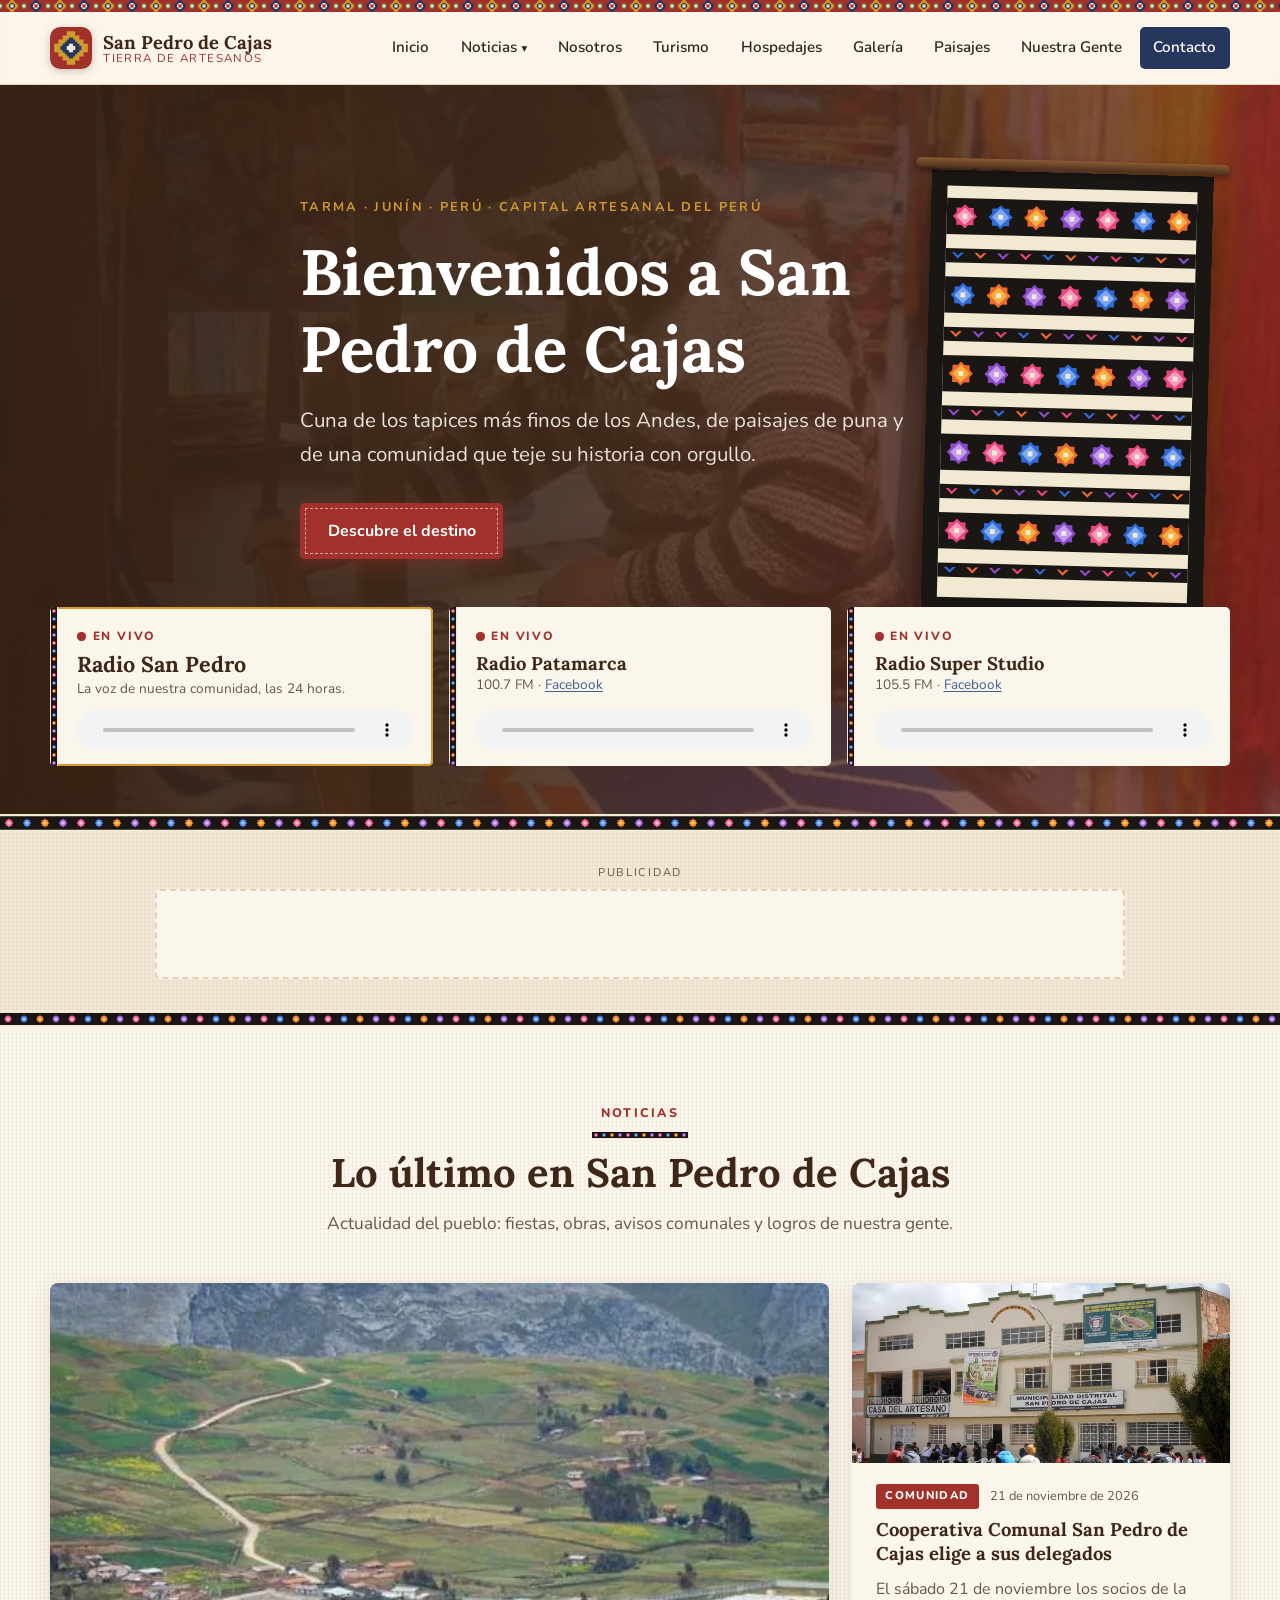
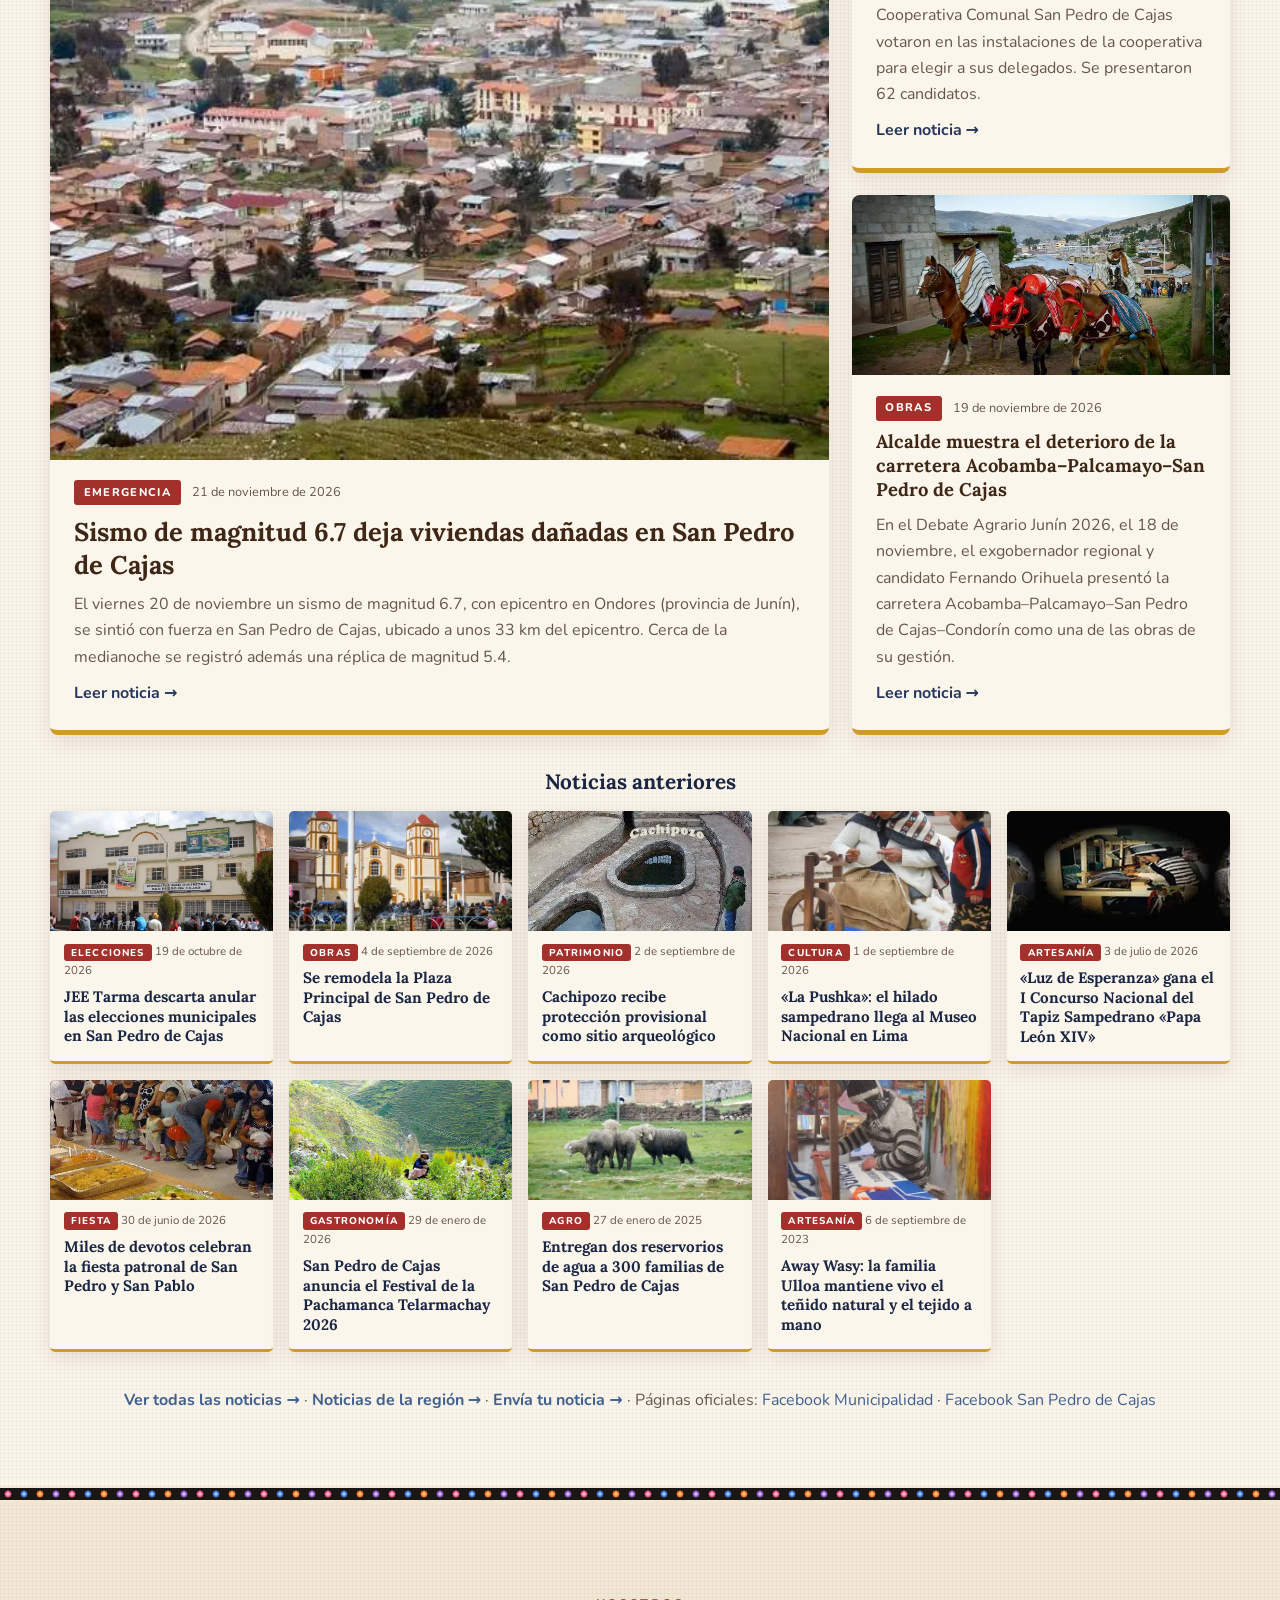
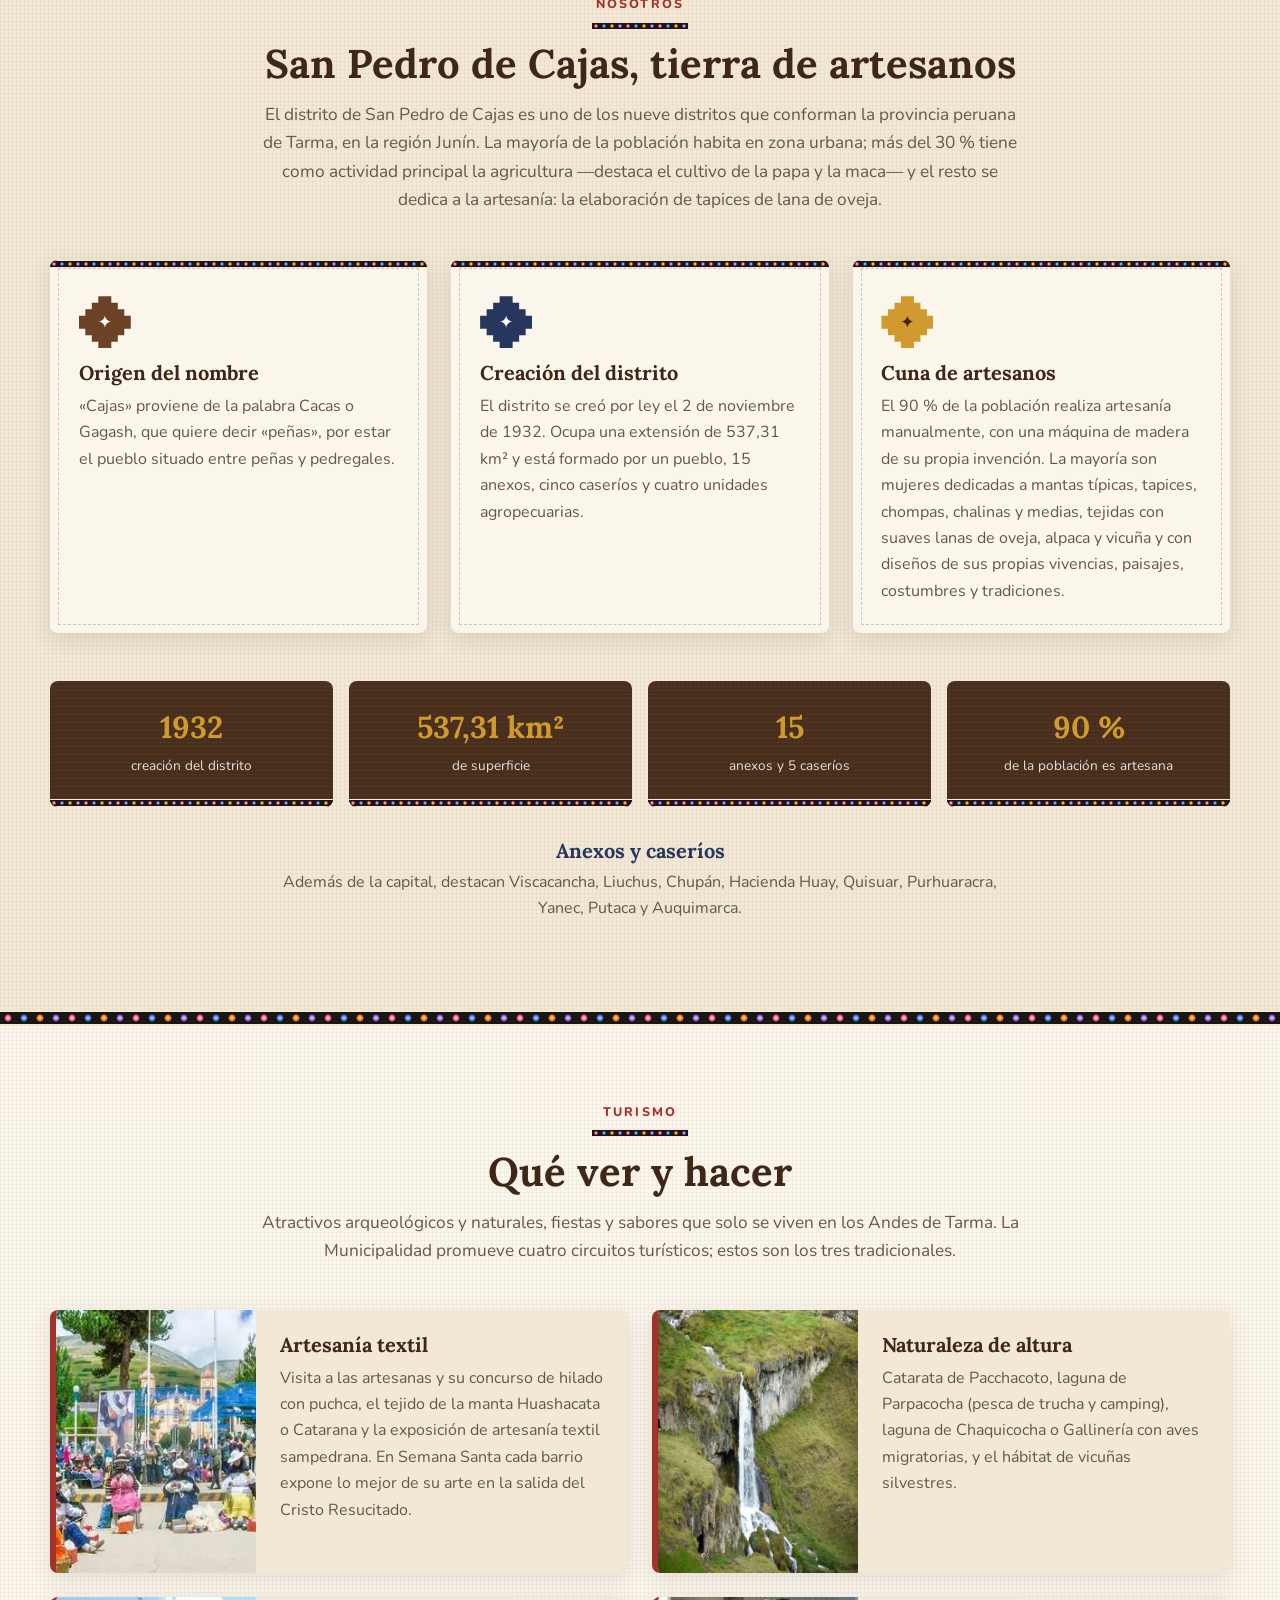
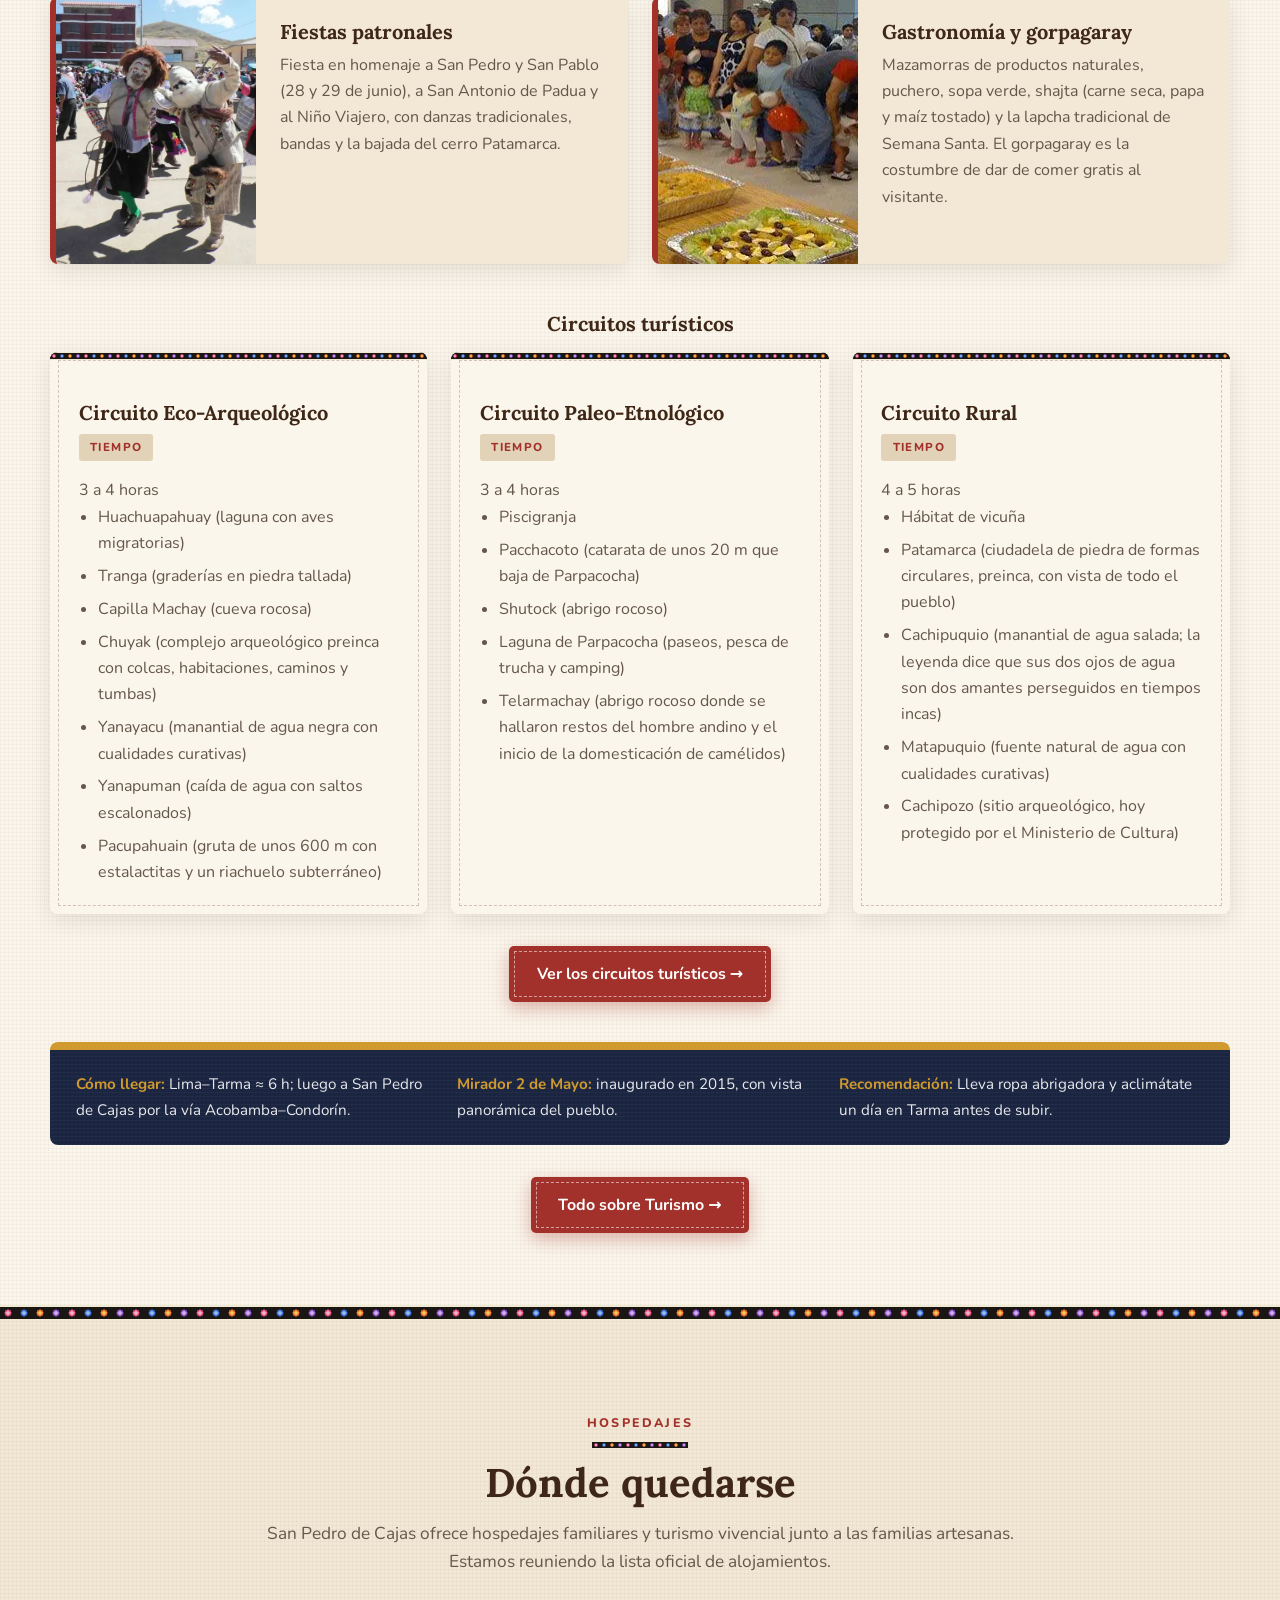
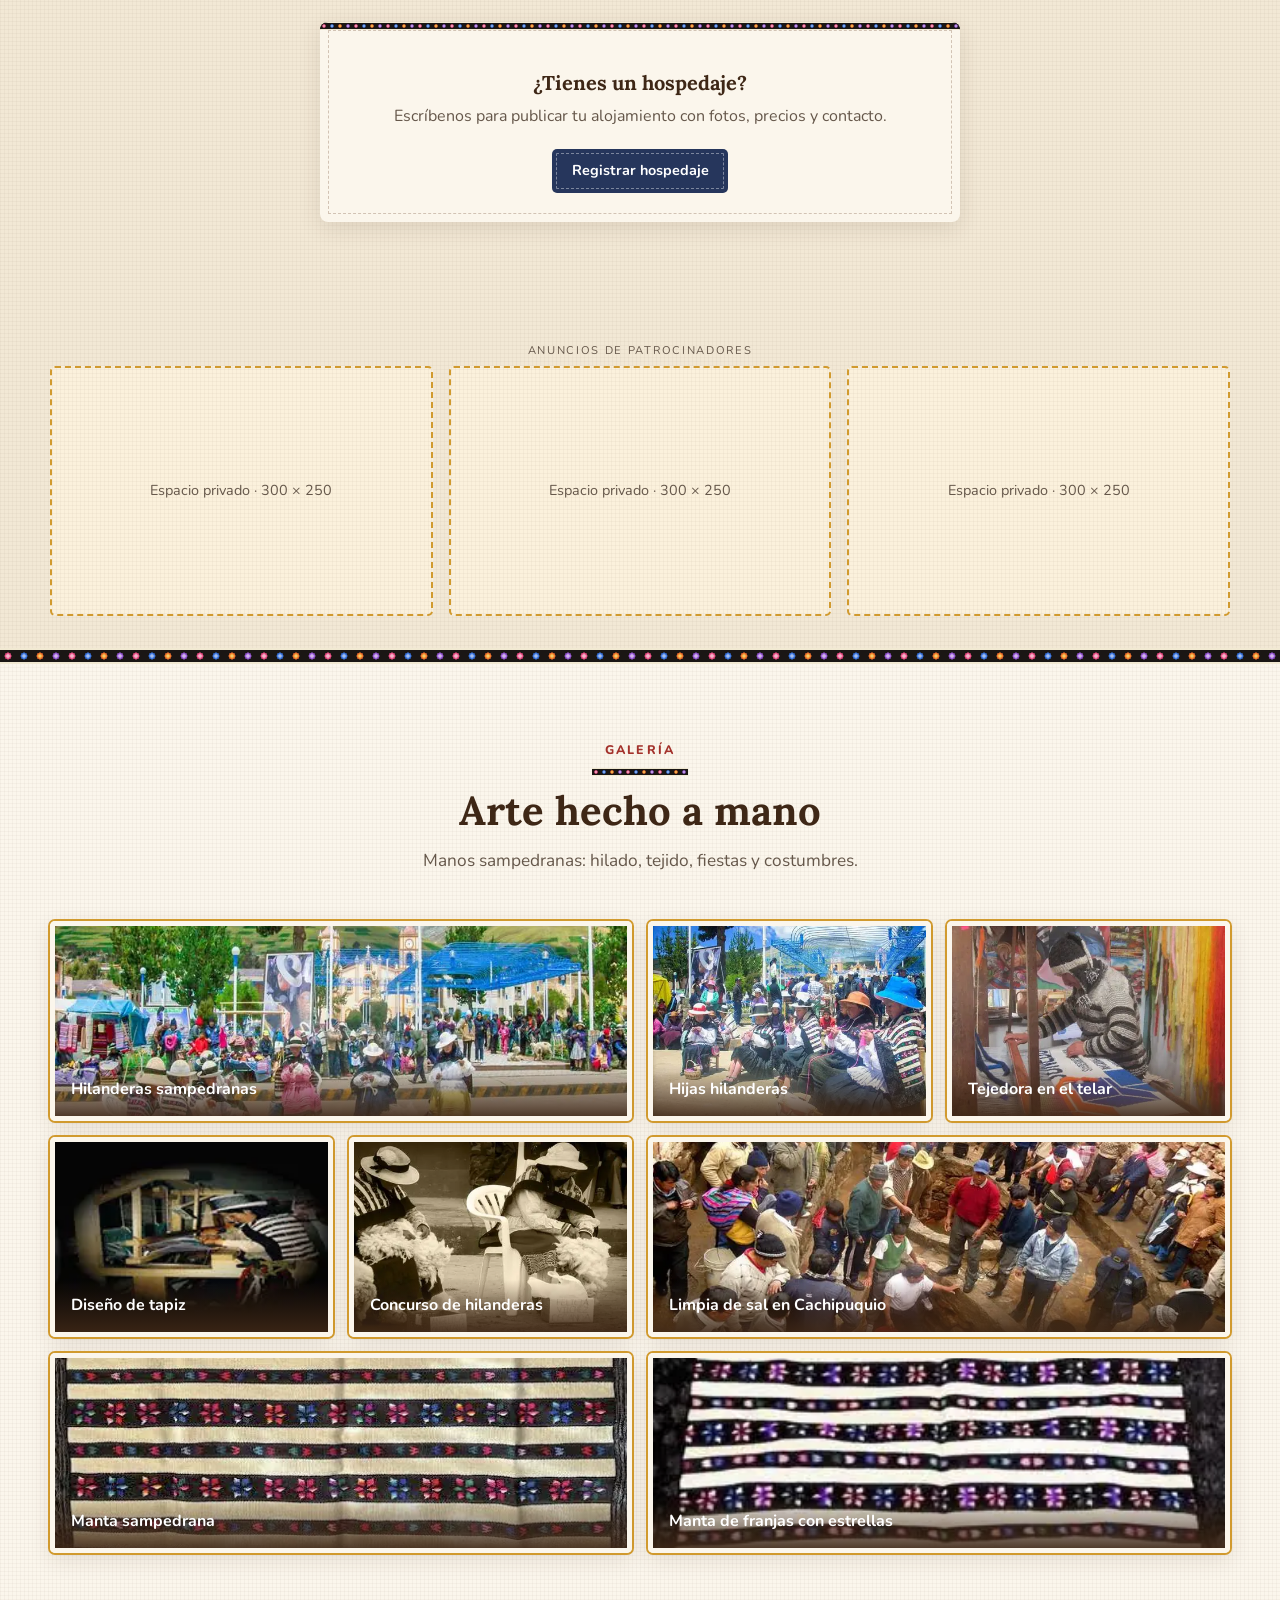
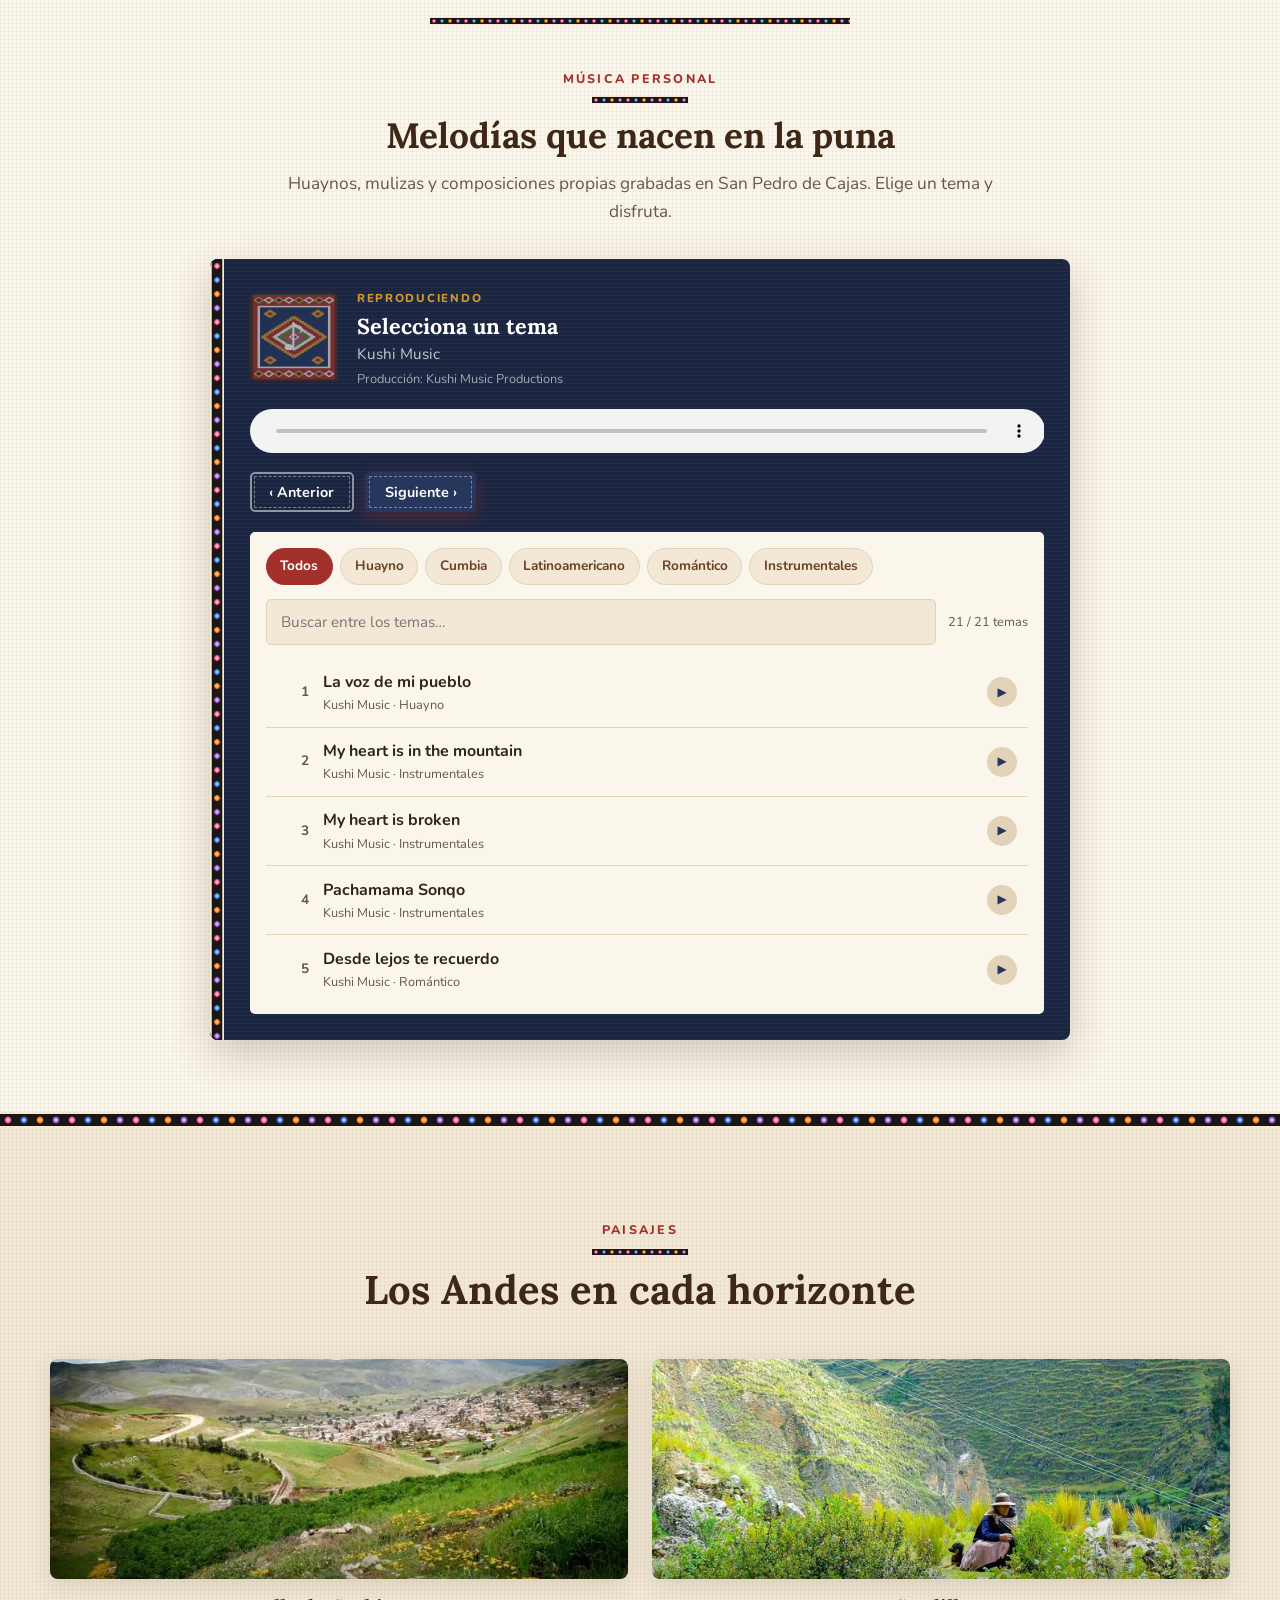
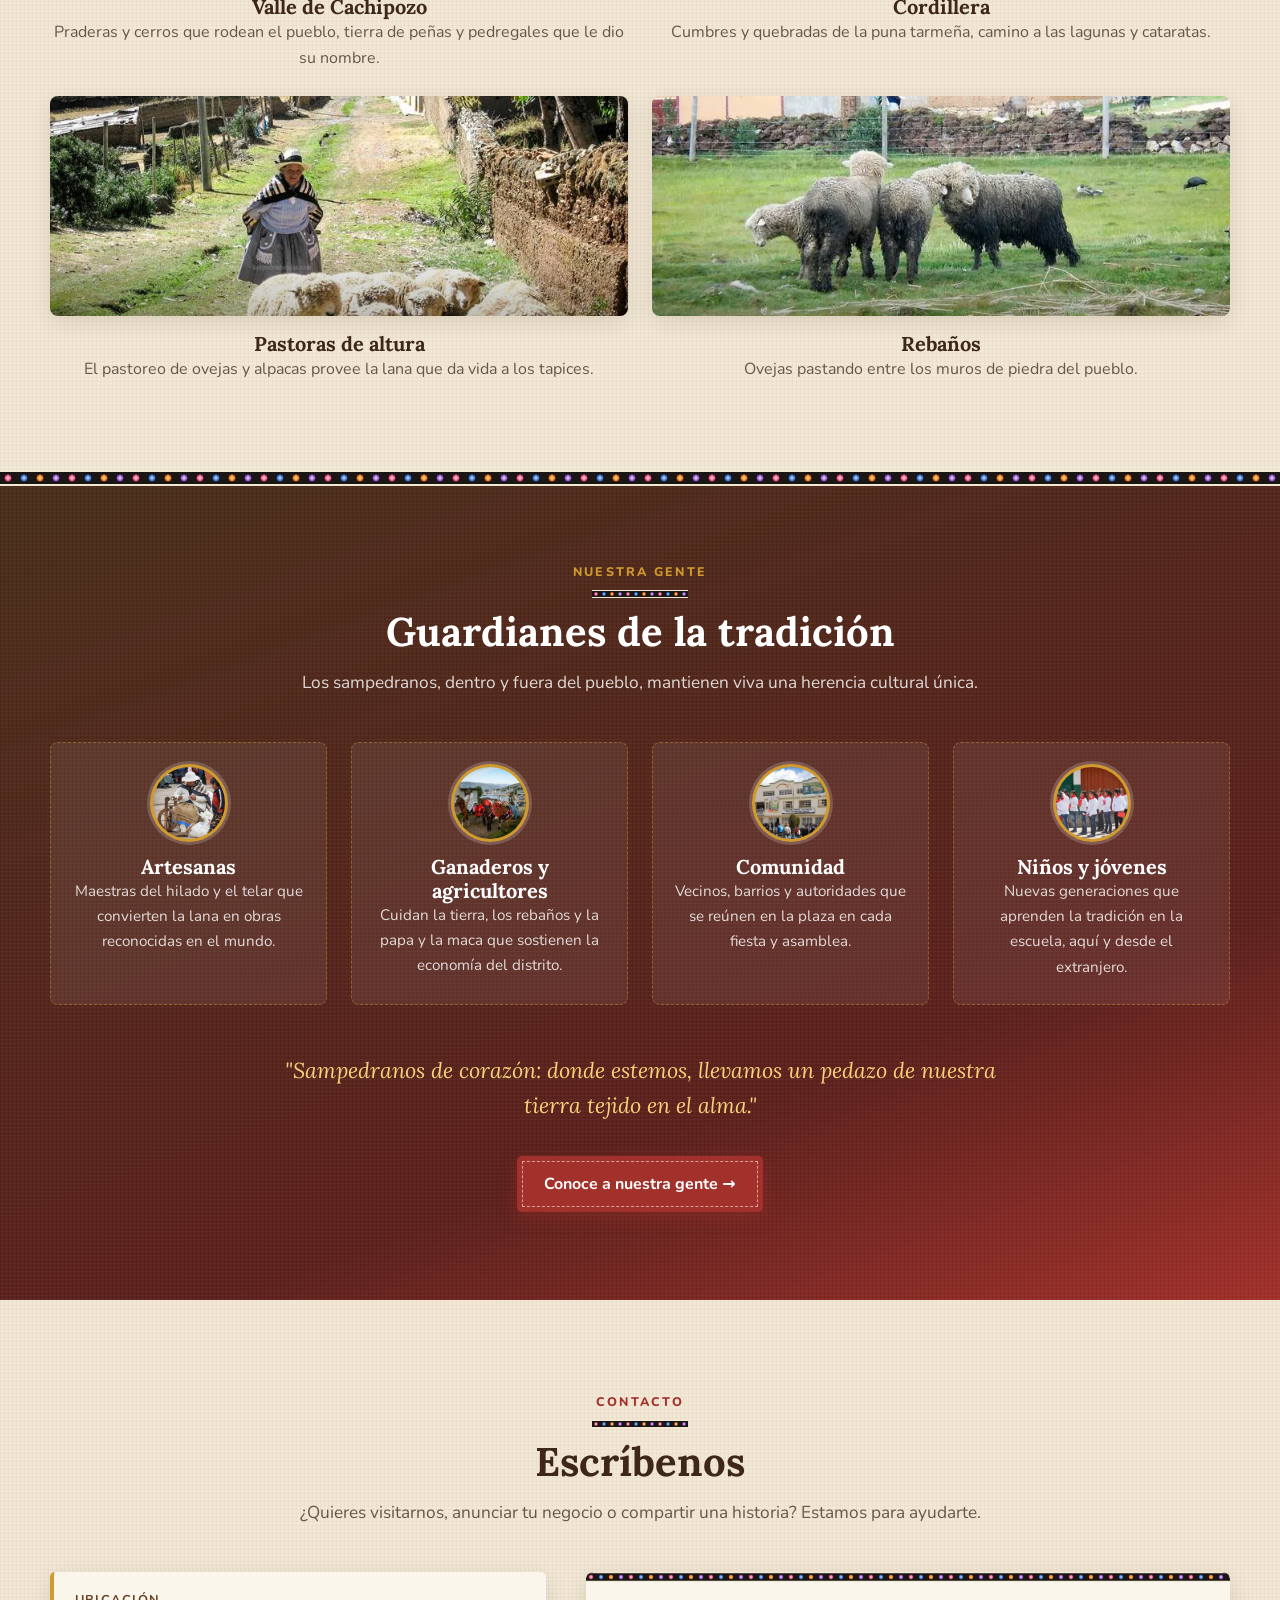
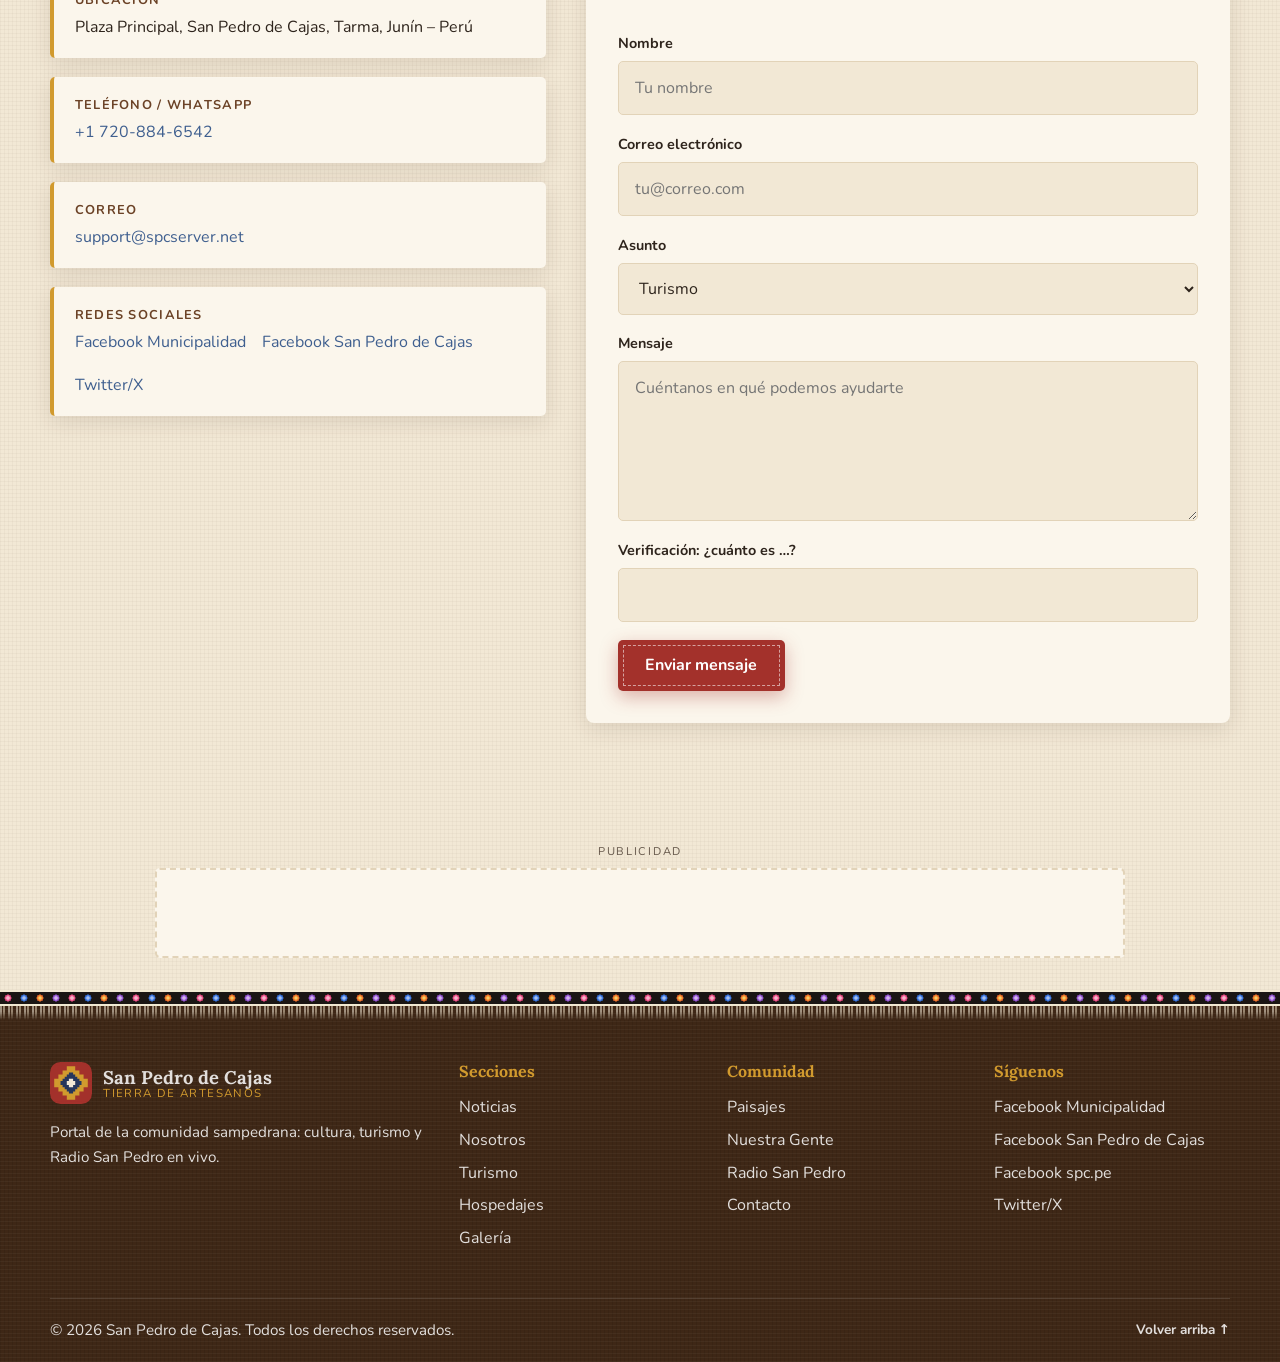
<file: index.html>
<!DOCTYPE html>
<html lang="es">
<head>
    <meta charset="UTF-8">
    <meta name="viewport" content="width=device-width, initial-scale=1.0">
    <title>San Pedro de Cajas - Tierra de Artesanos | Tarma, Junín, Perú</title>
    <meta name="description" content="San Pedro de Cajas, tierra de artesanos: turismo, hospedajes, galería, paisajes, nuestra gente y Radio San Pedro en vivo. Distrito de la provincia de Tarma, Región Junín, Perú.">
    <meta name="keywords" content="San Pedro de Cajas, Tarma, Junín, Perú, artesanos, tapices, turismo, hospedajes, radio en vivo">
    <meta name="theme-color" content="#A3312B">
    <meta property="og:title" content="San Pedro de Cajas - Tierra de Artesanos">
    <meta property="og:description" content="Turismo, cultura, hospedajes y Radio San Pedro en vivo desde los Andes de Tarma.">
    <meta property="og:type" content="website">
    <link rel="icon" href="favicon.ico" sizes="any">
    <link rel="icon" type="image/png" sizes="32x32" href="favicon-32.png">
    <link rel="apple-touch-icon" href="apple-touch-icon.png">
    <link rel="manifest" href="site.webmanifest">
    <link rel="preconnect" href="https://fonts.googleapis.com">
    <link rel="preconnect" href="https://fonts.gstatic.com" crossorigin>
    <link rel="preload" as="style" href="https://fonts.googleapis.com/css2?family=Lora:wght@600;700&family=Nunito:wght@400;600;700&display=swap" onload="this.onload=null;this.rel='stylesheet'">
    <noscript><link rel="stylesheet" href="https://fonts.googleapis.com/css2?family=Lora:wght@600;700&family=Nunito:wght@400;600;700&display=swap"></noscript>
    <link rel="preload" as="image" href="imagenes/tejedora-telar-hero.webp" type="image/webp" fetchpriority="high">
    <style> :root{--tierra: #6B4226;--tierra-oscuro: #3E2716;--nogal: #4A2F1C;--azul: #26365C;--azul-oscuro: #1B2643;--azul-claro: #3F5F8F;--dorado: #D19A2E;--cochinilla: #A3312B;--rosa: #C2455E;--verde: #5F7A3B;--crema: #F2E8D5;--crema-oscuro: #E2D3B8;--lana: #FBF6EC;--negro-manta: #1A1614;--negro-manta: #1A1614;--texto: #2E241C;--texto-suave: #65574A;--blanco: #FFFFFF;--font-titulo: 'Lora', Georgia, serif;--font-texto: 'Nunito', 'Segoe UI', system-ui, sans-serif;--radio: 8px;--radio-sm: 5px;--sombra: 0 6px 22px rgba(62, 39, 22, 0.12);--sombra-fuerte: 0 14px 40px rgba(62, 39, 22, 0.22);--transicion: 0.25s ease;--ancho: 1180px;--header-h: 72px;--motivo-greca: url("data:image/svg+xml,%3Csvg xmlns='http://www.w3.org/2000/svg' width='96' height='24' viewBox='0 0 96 24'%3E%3Crect width='96' height='24' fill='%23A3312B'/%3E%3Cpolygon fill='%235F7A3B' points='3,6 3,9 6,9 6,12 6,12 6,15 3,15 3,18 -3,18 -3,15 -6,15 -6,12 -6,12 -6,9 -3,9 -3,6'/%3E%3Cpolygon fill='%23F2E8D5' points='3,9 3,12 3,12 3,15 -3,15 -3,12 -3,12 -3,9'/%3E%3Cpolygon fill='%235F7A3B' points='51,6 51,9 54,9 54,12 54,12 54,15 51,15 51,18 45,18 45,15 42,15 42,12 42,12 42,9 45,9 45,6'/%3E%3Cpolygon fill='%23F2E8D5' points='51,9 51,12 51,12 51,15 45,15 45,12 45,12 45,9'/%3E%3Cpolygon fill='%235F7A3B' points='99,6 99,9 102,9 102,12 102,12 102,15 99,15 99,18 93,18 93,15 90,15 90,12 90,12 90,9 93,9 93,6'/%3E%3Cpolygon fill='%23F2E8D5' points='99,9 99,12 99,12 99,15 93,15 93,12 93,12 93,9'/%3E%3Cpolygon fill='%23D19A2E' points='27,0 27,3 30,3 30,6 33,6 33,9 36,9 36,12 36,12 36,15 33,15 33,18 30,18 30,21 27,21 27,24 21,24 21,21 18,21 18,18 15,18 15,15 12,15 12,12 12,12 12,9 15,9 15,6 18,6 18,3 21,3 21,0'/%3E%3Cpolygon fill='%2326365C' points='27,6 27,9 30,9 30,12 30,12 30,15 27,15 27,18 21,18 21,15 18,15 18,12 18,12 18,9 21,9 21,6'/%3E%3Cpolygon fill='%23F2E8D5' points='27,9 27,12 27,12 27,15 21,15 21,12 21,12 21,9'/%3E%3Cpolygon fill='%2326365C' points='75,0 75,3 78,3 78,6 81,6 81,9 84,9 84,12 84,12 84,15 81,15 81,18 78,18 78,21 75,21 75,24 69,24 69,21 66,21 66,18 63,18 63,15 60,15 60,12 60,12 60,9 63,9 63,6 66,6 66,3 69,3 69,0'/%3E%3Cpolygon fill='%23F2E8D5' points='75,6 75,9 78,9 78,12 78,12 78,15 75,15 75,18 69,18 69,15 66,15 66,12 66,12 66,9 69,9 69,6'/%3E%3Cpolygon fill='%23A3312B' points='75,9 75,12 75,12 75,15 69,15 69,12 69,12 69,9'/%3E%3C/svg%3E");--motivo-greca-v: url("data:image/svg+xml,%3Csvg xmlns='http://www.w3.org/2000/svg' width='24' height='96' viewBox='0 0 24 96'%3E%3Crect width='24' height='96' fill='%23A3312B'/%3E%3Cpolygon fill='%235F7A3B' points='6,3 9,3 9,6 12,6 12,6 15,6 15,3 18,3 18,-3 15,-3 15,-6 12,-6 12,-6 9,-6 9,-3 6,-3'/%3E%3Cpolygon fill='%23F2E8D5' points='9,3 12,3 12,3 15,3 15,-3 12,-3 12,-3 9,-3'/%3E%3Cpolygon fill='%235F7A3B' points='6,51 9,51 9,54 12,54 12,54 15,54 15,51 18,51 18,45 15,45 15,42 12,42 12,42 9,42 9,45 6,45'/%3E%3Cpolygon fill='%23F2E8D5' points='9,51 12,51 12,51 15,51 15,45 12,45 12,45 9,45'/%3E%3Cpolygon fill='%235F7A3B' points='6,99 9,99 9,102 12,102 12,102 15,102 15,99 18,99 18,93 15,93 15,90 12,90 12,90 9,90 9,93 6,93'/%3E%3Cpolygon fill='%23F2E8D5' points='9,99 12,99 12,99 15,99 15,93 12,93 12,93 9,93'/%3E%3Cpolygon fill='%23D19A2E' points='0,27 3,27 3,30 6,30 6,33 9,33 9,36 12,36 12,36 15,36 15,33 18,33 18,30 21,30 21,27 24,27 24,21 21,21 21,18 18,18 18,15 15,15 15,12 12,12 12,12 9,12 9,15 6,15 6,18 3,18 3,21 0,21'/%3E%3Cpolygon fill='%2326365C' points='6,27 9,27 9,30 12,30 12,30 15,30 15,27 18,27 18,21 15,21 15,18 12,18 12,18 9,18 9,21 6,21'/%3E%3Cpolygon fill='%23F2E8D5' points='9,27 12,27 12,27 15,27 15,21 12,21 12,21 9,21'/%3E%3Cpolygon fill='%2326365C' points='0,75 3,75 3,78 6,78 6,81 9,81 9,84 12,84 12,84 15,84 15,81 18,81 18,78 21,78 21,75 24,75 24,69 21,69 21,66 18,66 18,63 15,63 15,60 12,60 12,60 9,60 9,63 6,63 6,66 3,66 3,69 0,69'/%3E%3Cpolygon fill='%23F2E8D5' points='6,75 9,75 9,78 12,78 12,78 15,78 15,75 18,75 18,69 15,69 15,66 12,66 12,66 9,66 9,69 6,69'/%3E%3Cpolygon fill='%23A3312B' points='9,75 12,75 12,75 15,75 15,69 12,69 12,69 9,69'/%3E%3C/svg%3E");--motivo-tapiz: url("data:image/svg+xml,%3Csvg xmlns='http://www.w3.org/2000/svg' viewBox='0 0 140 220' preserveAspectRatio='none'%3E%3Crect width='140' height='220' fill='%234A2F1C'/%3E%3Crect x='5' y='5' width='130' height='210' fill='%23A3312B'/%3E%3Cpolygon fill='%23D19A2E' points='16,10 16,12 18,12 18,14 20,14 20,16 22,16 22,18 22,18 22,20 20,20 20,22 18,22 18,24 16,24 16,26 12,26 12,24 10,24 10,22 8,22 8,20 6,20 6,18 6,18 6,16 8,16 8,14 10,14 10,12 12,12 12,10'/%3E%3Cpolygon fill='%2326365C' points='16,14 16,16 18,16 18,18 18,18 18,20 16,20 16,22 12,22 12,20 10,20 10,18 10,18 10,16 12,16 12,14'/%3E%3Cpolygon fill='%23F2E8D5' points='32,10 32,12 34,12 34,14 36,14 36,16 38,16 38,18 38,18 38,20 36,20 36,22 34,22 34,24 32,24 32,26 28,26 28,24 26,24 26,22 24,22 24,20 22,20 22,18 22,18 22,16 24,16 24,14 26,14 26,12 28,12 28,10'/%3E%3Cpolygon fill='%23A3312B' points='32,14 32,16 34,16 34,18 34,18 34,20 32,20 32,22 28,22 28,20 26,20 26,18 26,18 26,16 28,16 28,14'/%3E%3Cpolygon fill='%23D19A2E' points='48,10 48,12 50,12 50,14 52,14 52,16 54,16 54,18 54,18 54,20 52,20 52,22 50,22 50,24 48,24 48,26 44,26 44,24 42,24 42,22 40,22 40,20 38,20 38,18 38,18 38,16 40,16 40,14 42,14 42,12 44,12 44,10'/%3E%3Cpolygon fill='%2326365C' points='48,14 48,16 50,16 50,18 50,18 50,20 48,20 48,22 44,22 44,20 42,20 42,18 42,18 42,16 44,16 44,14'/%3E%3Cpolygon fill='%23F2E8D5' points='64,10 64,12 66,12 66,14 68,14 68,16 70,16 70,18 70,18 70,20 68,20 68,22 66,22 66,24 64,24 64,26 60,26 60,24 58,24 58,22 56,22 56,20 54,20 54,18 54,18 54,16 56,16 56,14 58,14 58,12 60,12 60,10'/%3E%3Cpolygon fill='%23A3312B' points='64,14 64,16 66,16 66,18 66,18 66,20 64,20 64,22 60,22 60,20 58,20 58,18 58,18 58,16 60,16 60,14'/%3E%3Cpolygon fill='%23D19A2E' points='80,10 80,12 82,12 82,14 84,14 84,16 86,16 86,18 86,18 86,20 84,20 84,22 82,22 82,24 80,24 80,26 76,26 76,24 74,24 74,22 72,22 72,20 70,20 70,18 70,18 70,16 72,16 72,14 74,14 74,12 76,12 76,10'/%3E%3Cpolygon fill='%2326365C' points='80,14 80,16 82,16 82,18 82,18 82,20 80,20 80,22 76,22 76,20 74,20 74,18 74,18 74,16 76,16 76,14'/%3E%3Cpolygon fill='%23F2E8D5' points='96,10 96,12 98,12 98,14 100,14 100,16 102,16 102,18 102,18 102,20 100,20 100,22 98,22 98,24 96,24 96,26 92,26 92,24 90,24 90,22 88,22 88,20 86,20 86,18 86,18 86,16 88,16 88,14 90,14 90,12 92,12 92,10'/%3E%3Cpolygon fill='%23A3312B' points='96,14 96,16 98,16 98,18 98,18 98,20 96,20 96,22 92,22 92,20 90,20 90,18 90,18 90,16 92,16 92,14'/%3E%3Cpolygon fill='%23D19A2E' points='112,10 112,12 114,12 114,14 116,14 116,16 118,16 118,18 118,18 118,20 116,20 116,22 114,22 114,24 112,24 112,26 108,26 108,24 106,24 106,22 104,22 104,20 102,20 102,18 102,18 102,16 104,16 104,14 106,14 106,12 108,12 108,10'/%3E%3Cpolygon fill='%2326365C' points='112,14 112,16 114,16 114,18 114,18 114,20 112,20 112,22 108,22 108,20 106,20 106,18 106,18 106,16 108,16 108,14'/%3E%3Cpolygon fill='%23F2E8D5' points='128,10 128,12 130,12 130,14 132,14 132,16 134,16 134,18 134,18 134,20 132,20 132,22 130,22 130,24 128,24 128,26 124,26 124,24 122,24 122,22 120,22 120,20 118,20 118,18 118,18 118,16 120,16 120,14 122,14 122,12 124,12 124,10'/%3E%3Cpolygon fill='%23A3312B' points='128,14 128,16 130,16 130,18 130,18 130,20 128,20 128,22 124,22 124,20 122,20 122,18 122,18 122,16 124,16 124,14'/%3E%3Cpolygon fill='%23D19A2E' points='16,194 16,196 18,196 18,198 20,198 20,200 22,200 22,202 22,202 22,204 20,204 20,206 18,206 18,208 16,208 16,210 12,210 12,208 10,208 10,206 8,206 8,204 6,204 6,202 6,202 6,200 8,200 8,198 10,198 10,196 12,196 12,194'/%3E%3Cpolygon fill='%2326365C' points='16,198 16,200 18,200 18,202 18,202 18,204 16,204 16,206 12,206 12,204 10,204 10,202 10,202 10,200 12,200 12,198'/%3E%3Cpolygon fill='%23F2E8D5' points='32,194 32,196 34,196 34,198 36,198 36,200 38,200 38,202 38,202 38,204 36,204 36,206 34,206 34,208 32,208 32,210 28,210 28,208 26,208 26,206 24,206 24,204 22,204 22,202 22,202 22,200 24,200 24,198 26,198 26,196 28,196 28,194'/%3E%3Cpolygon fill='%23A3312B' points='32,198 32,200 34,200 34,202 34,202 34,204 32,204 32,206 28,206 28,204 26,204 26,202 26,202 26,200 28,200 28,198'/%3E%3Cpolygon fill='%23D19A2E' points='48,194 48,196 50,196 50,198 52,198 52,200 54,200 54,202 54,202 54,204 52,204 52,206 50,206 50,208 48,208 48,210 44,210 44,208 42,208 42,206 40,206 40,204 38,204 38,202 38,202 38,200 40,200 40,198 42,198 42,196 44,196 44,194'/%3E%3Cpolygon fill='%2326365C' points='48,198 48,200 50,200 50,202 50,202 50,204 48,204 48,206 44,206 44,204 42,204 42,202 42,202 42,200 44,200 44,198'/%3E%3Cpolygon fill='%23F2E8D5' points='64,194 64,196 66,196 66,198 68,198 68,200 70,200 70,202 70,202 70,204 68,204 68,206 66,206 66,208 64,208 64,210 60,210 60,208 58,208 58,206 56,206 56,204 54,204 54,202 54,202 54,200 56,200 56,198 58,198 58,196 60,196 60,194'/%3E%3Cpolygon fill='%23A3312B' points='64,198 64,200 66,200 66,202 66,202 66,204 64,204 64,206 60,206 60,204 58,204 58,202 58,202 58,200 60,200 60,198'/%3E%3Cpolygon fill='%23D19A2E' points='80,194 80,196 82,196 82,198 84,198 84,200 86,200 86,202 86,202 86,204 84,204 84,206 82,206 82,208 80,208 80,210 76,210 76,208 74,208 74,206 72,206 72,204 70,204 70,202 70,202 70,200 72,200 72,198 74,198 74,196 76,196 76,194'/%3E%3Cpolygon fill='%2326365C' points='80,198 80,200 82,200 82,202 82,202 82,204 80,204 80,206 76,206 76,204 74,204 74,202 74,202 74,200 76,200 76,198'/%3E%3Cpolygon fill='%23F2E8D5' points='96,194 96,196 98,196 98,198 100,198 100,200 102,200 102,202 102,202 102,204 100,204 100,206 98,206 98,208 96,208 96,210 92,210 92,208 90,208 90,206 88,206 88,204 86,204 86,202 86,202 86,200 88,200 88,198 90,198 90,196 92,196 92,194'/%3E%3Cpolygon fill='%23A3312B' points='96,198 96,200 98,200 98,202 98,202 98,204 96,204 96,206 92,206 92,204 90,204 90,202 90,202 90,200 92,200 92,198'/%3E%3Cpolygon fill='%23D19A2E' points='112,194 112,196 114,196 114,198 116,198 116,200 118,200 118,202 118,202 118,204 116,204 116,206 114,206 114,208 112,208 112,210 108,210 108,208 106,208 106,206 104,206 104,204 102,204 102,202 102,202 102,200 104,200 104,198 106,198 106,196 108,196 108,194'/%3E%3Cpolygon fill='%2326365C' points='112,198 112,200 114,200 114,202 114,202 114,204 112,204 112,206 108,206 108,204 106,204 106,202 106,202 106,200 108,200 108,198'/%3E%3Cpolygon fill='%23F2E8D5' points='128,194 128,196 130,196 130,198 132,198 132,200 134,200 134,202 134,202 134,204 132,204 132,206 130,206 130,208 128,208 128,210 124,210 124,208 122,208 122,206 120,206 120,204 118,204 118,202 118,202 118,200 120,200 120,198 122,198 122,196 124,196 124,194'/%3E%3Cpolygon fill='%23A3312B' points='128,198 128,200 130,200 130,202 130,202 130,204 128,204 128,206 124,206 124,204 122,204 122,202 122,202 122,200 124,200 124,198'/%3E%3Crect x='12' y='32' width='116' height='156' fill='%23F2E8D5'/%3E%3Crect x='16' y='36' width='108' height='148' fill='%2326365C'/%3E%3Cpolygon fill='%23D19A2E' points='74,58 74,62 78,62 78,66 82,66 82,70 86,70 86,74 90,74 90,78 94,78 94,82 98,82 98,86 102,86 102,90 106,90 106,94 110,94 110,98 114,98 114,102 118,102 118,106 122,106 122,110 122,110 122,114 118,114 118,118 114,118 114,122 110,122 110,126 106,126 106,130 102,130 102,134 98,134 98,138 94,138 94,142 90,142 90,146 86,146 86,150 82,150 82,154 78,154 78,158 74,158 74,162 66,162 66,158 62,158 62,154 58,154 58,150 54,150 54,146 50,146 50,142 46,142 46,138 42,138 42,134 38,134 38,130 34,130 34,126 30,126 30,122 26,122 26,118 22,118 22,114 18,114 18,110 18,110 18,106 22,106 22,102 26,102 26,98 30,98 30,94 34,94 34,90 38,90 38,86 42,86 42,82 46,82 46,78 50,78 50,74 54,74 54,70 58,70 58,66 62,66 62,62 66,62 66,58'/%3E%3Cpolygon fill='%23A3312B' points='74,66 74,70 78,70 78,74 82,74 82,78 86,78 86,82 90,82 90,86 94,86 94,90 98,90 98,94 102,94 102,98 106,98 106,102 110,102 110,106 114,106 114,110 114,110 114,114 110,114 110,118 106,118 106,122 102,122 102,126 98,126 98,130 94,130 94,134 90,134 90,138 86,138 86,142 82,142 82,146 78,146 78,150 74,150 74,154 66,154 66,150 62,150 62,146 58,146 58,142 54,142 54,138 50,138 50,134 46,134 46,130 42,130 42,126 38,126 38,122 34,122 34,118 30,118 30,114 26,114 26,110 26,110 26,106 30,106 30,102 34,102 34,98 38,98 38,94 42,94 42,90 46,90 46,86 50,86 50,82 54,82 54,78 58,78 58,74 62,74 62,70 66,70 66,66'/%3E%3Cpolygon fill='%23F2E8D5' points='72,76 72,78 74,78 74,80 76,80 76,82 78,82 78,84 80,84 80,86 82,86 82,88 84,88 84,90 86,90 86,92 88,92 88,94 90,94 90,96 92,96 92,98 94,98 94,100 96,100 96,102 98,102 98,104 100,104 100,106 102,106 102,108 104,108 104,110 104,110 104,112 102,112 102,114 100,114 100,116 98,116 98,118 96,118 96,120 94,120 94,122 92,122 92,124 90,124 90,126 88,126 88,128 86,128 86,130 84,130 84,132 82,132 82,134 80,134 80,136 78,136 78,138 76,138 76,140 74,140 74,142 72,142 72,144 68,144 68,142 66,142 66,140 64,140 64,138 62,138 62,136 60,136 60,134 58,134 58,132 56,132 56,130 54,130 54,128 52,128 52,126 50,126 50,124 48,124 48,122 46,122 46,120 44,120 44,118 42,118 42,116 40,116 40,114 38,114 38,112 36,112 36,110 36,110 36,108 38,108 38,106 40,106 40,104 42,104 42,102 44,102 44,100 46,100 46,98 48,98 48,96 50,96 50,94 52,94 52,92 54,92 54,90 56,90 56,88 58,88 58,86 60,86 60,84 62,84 62,82 64,82 64,80 66,80 66,78 68,78 68,76'/%3E%3Cpolygon fill='%235F7A3B' points='72,84 72,86 74,86 74,88 76,88 76,90 78,90 78,92 80,92 80,94 82,94 82,96 84,96 84,98 86,98 86,100 88,100 88,102 90,102 90,104 92,104 92,106 94,106 94,108 96,108 96,110 96,110 96,112 94,112 94,114 92,114 92,116 90,116 90,118 88,118 88,120 86,120 86,122 84,122 84,124 82,124 82,126 80,126 80,128 78,128 78,130 76,130 76,132 74,132 74,134 72,134 72,136 68,136 68,134 66,134 66,132 64,132 64,130 62,130 62,128 60,128 60,126 58,126 58,124 56,124 56,122 54,122 54,120 52,120 52,118 50,118 50,116 48,116 48,114 46,114 46,112 44,112 44,110 44,110 44,108 46,108 46,106 48,106 48,104 50,104 50,102 52,102 52,100 54,100 54,98 56,98 56,96 58,96 58,94 60,94 60,92 62,92 62,90 64,90 64,88 66,88 66,86 68,86 68,84'/%3E%3Cpolygon fill='%23C2455E' points='72,94 72,96 74,96 74,98 76,98 76,100 78,100 78,102 80,102 80,104 82,104 82,106 84,106 84,108 86,108 86,110 86,110 86,112 84,112 84,114 82,114 82,116 80,116 80,118 78,118 78,120 76,120 76,122 74,122 74,124 72,124 72,126 68,126 68,124 66,124 66,122 64,122 64,120 62,120 62,118 60,118 60,116 58,116 58,114 56,114 56,112 54,112 54,110 54,110 54,108 56,108 56,106 58,106 58,104 60,104 60,102 62,102 62,100 64,100 64,98 66,98 66,96 68,96 68,94'/%3E%3Cpolygon fill='%23F2E8D5' points='72,102 72,104 74,104 74,106 76,106 76,108 78,108 78,110 78,110 78,112 76,112 76,114 74,114 74,116 72,116 72,118 68,118 68,116 66,116 66,114 64,114 64,112 62,112 62,110 62,110 62,108 64,108 64,106 66,106 66,104 68,104 68,102'/%3E%3Cpolygon fill='%2326365C' points='72,106 72,108 74,108 74,110 74,110 74,112 72,112 72,114 68,114 68,112 66,112 66,110 66,110 66,108 68,108 68,106'/%3E%3Cpolygon fill='%23D19A2E' points='34,42 34,44 36,44 36,46 38,46 38,48 40,48 40,50 42,50 42,52 42,52 42,54 40,54 40,56 38,56 38,58 36,58 36,60 34,60 34,62 30,62 30,60 28,60 28,58 26,58 26,56 24,56 24,54 22,54 22,52 22,52 22,50 24,50 24,48 26,48 26,46 28,46 28,44 30,44 30,42'/%3E%3Cpolygon fill='%23A3312B' points='34,48 34,50 36,50 36,52 36,52 36,54 34,54 34,56 30,56 30,54 28,54 28,52 28,52 28,50 30,50 30,48'/%3E%3Cpolygon fill='%23D19A2E' points='110,42 110,44 112,44 112,46 114,46 114,48 116,48 116,50 118,50 118,52 118,52 118,54 116,54 116,56 114,56 114,58 112,58 112,60 110,60 110,62 106,62 106,60 104,60 104,58 102,58 102,56 100,56 100,54 98,54 98,52 98,52 98,50 100,50 100,48 102,48 102,46 104,46 104,44 106,44 106,42'/%3E%3Cpolygon fill='%23A3312B' points='110,48 110,50 112,50 112,52 112,52 112,54 110,54 110,56 106,56 106,54 104,54 104,52 104,52 104,50 106,50 106,48'/%3E%3Cpolygon fill='%23D19A2E' points='34,158 34,160 36,160 36,162 38,162 38,164 40,164 40,166 42,166 42,168 42,168 42,170 40,170 40,172 38,172 38,174 36,174 36,176 34,176 34,178 30,178 30,176 28,176 28,174 26,174 26,172 24,172 24,170 22,170 22,168 22,168 22,166 24,166 24,164 26,164 26,162 28,162 28,160 30,160 30,158'/%3E%3Cpolygon fill='%23A3312B' points='34,164 34,166 36,166 36,168 36,168 36,170 34,170 34,172 30,172 30,170 28,170 28,168 28,168 28,166 30,166 30,164'/%3E%3Cpolygon fill='%23D19A2E' points='110,158 110,160 112,160 112,162 114,162 114,164 116,164 116,166 118,166 118,168 118,168 118,170 116,170 116,172 114,172 114,174 112,174 112,176 110,176 110,178 106,178 106,176 104,176 104,174 102,174 102,172 100,172 100,170 98,170 98,168 98,168 98,166 100,166 100,164 102,164 102,162 104,162 104,160 106,160 106,158'/%3E%3Cpolygon fill='%23A3312B' points='110,164 110,166 112,166 112,168 112,168 112,170 110,170 110,172 106,172 106,170 104,170 104,168 104,168 104,166 106,166 106,164'/%3E%3C/svg%3E");--motivo-manta: url("data:image/svg+xml,%3Csvg xmlns='http://www.w3.org/2000/svg' width='128' height='32' viewBox='0 0 128 32'%3E%3Crect width='128' height='32' fill='%23F1E9D2'/%3E%3Crect y='4' width='128' height='24' fill='%231A1614'/%3E%3Crect x='10.5' y='10.5' width='11.0' height='11.0' fill='%23E8457E'/%3E%3Cpolygon fill='%23E8457E' points='16.0,8.2 23.8,16.0 16.0,23.8 8.2,16.0'/%3E%3Cpolygon fill='%23F59BBE' points='16.0,10.4 21.6,16.0 16.0,21.6 10.4,16.0'/%3E%3Crect x='14.8' y='14.8' width='2.4' height='2.4' fill='%23F1E9D2'/%3E%3Crect x='42.5' y='10.5' width='11.0' height='11.0' fill='%232F6BD6'/%3E%3Cpolygon fill='%232F6BD6' points='48.0,8.2 55.8,16.0 48.0,23.8 40.2,16.0'/%3E%3Cpolygon fill='%237FA8F2' points='48.0,10.4 53.6,16.0 48.0,21.6 42.4,16.0'/%3E%3Crect x='46.8' y='14.8' width='2.4' height='2.4' fill='%23F1E9D2'/%3E%3Crect x='74.5' y='10.5' width='11.0' height='11.0' fill='%23EE6A2C'/%3E%3Cpolygon fill='%23EE6A2C' points='80.0,8.2 87.8,16.0 80.0,23.8 72.2,16.0'/%3E%3Cpolygon fill='%23F6B23E' points='80.0,10.4 85.6,16.0 80.0,21.6 74.4,16.0'/%3E%3Crect x='78.8' y='14.8' width='2.4' height='2.4' fill='%23F1E9D2'/%3E%3Crect x='106.5' y='10.5' width='11.0' height='11.0' fill='%238C4CC8'/%3E%3Cpolygon fill='%238C4CC8' points='112.0,8.2 119.8,16.0 112.0,23.8 104.2,16.0'/%3E%3Cpolygon fill='%23C29BEE' points='112.0,10.4 117.6,16.0 112.0,21.6 106.4,16.0'/%3E%3Crect x='110.8' y='14.8' width='2.4' height='2.4' fill='%23F1E9D2'/%3E%3C/svg%3E");--motivo-manta-v: url("data:image/svg+xml,%3Csvg xmlns='http://www.w3.org/2000/svg' width='32' height='128' viewBox='0 0 32 128'%3E%3Crect width='32' height='128' fill='%23F1E9D2'/%3E%3Crect x='4' width='24' height='128' fill='%231A1614'/%3E%3Crect x='10.5' y='10.5' width='11.0' height='11.0' fill='%23E8457E'/%3E%3Cpolygon fill='%23E8457E' points='16.0,8.2 23.8,16.0 16.0,23.8 8.2,16.0'/%3E%3Cpolygon fill='%23F59BBE' points='16.0,10.4 21.6,16.0 16.0,21.6 10.4,16.0'/%3E%3Crect x='14.8' y='14.8' width='2.4' height='2.4' fill='%23F1E9D2'/%3E%3Crect x='10.5' y='42.5' width='11.0' height='11.0' fill='%232F6BD6'/%3E%3Cpolygon fill='%232F6BD6' points='16.0,40.2 23.8,48.0 16.0,55.8 8.2,48.0'/%3E%3Cpolygon fill='%237FA8F2' points='16.0,42.4 21.6,48.0 16.0,53.6 10.4,48.0'/%3E%3Crect x='14.8' y='46.8' width='2.4' height='2.4' fill='%23F1E9D2'/%3E%3Crect x='10.5' y='74.5' width='11.0' height='11.0' fill='%23EE6A2C'/%3E%3Cpolygon fill='%23EE6A2C' points='16.0,72.2 23.8,80.0 16.0,87.8 8.2,80.0'/%3E%3Cpolygon fill='%23F6B23E' points='16.0,74.4 21.6,80.0 16.0,85.6 10.4,80.0'/%3E%3Crect x='14.8' y='78.8' width='2.4' height='2.4' fill='%23F1E9D2'/%3E%3Crect x='10.5' y='106.5' width='11.0' height='11.0' fill='%238C4CC8'/%3E%3Cpolygon fill='%238C4CC8' points='16.0,104.2 23.8,112.0 16.0,119.8 8.2,112.0'/%3E%3Cpolygon fill='%23C29BEE' points='16.0,106.4 21.6,112.0 16.0,117.6 10.4,112.0'/%3E%3Crect x='14.8' y='110.8' width='2.4' height='2.4' fill='%23F1E9D2'/%3E%3C/svg%3E");--motivo-manta-pano: url("data:image/svg+xml,%3Csvg xmlns='http://www.w3.org/2000/svg' viewBox='0 0 140 220' preserveAspectRatio='none'%3E%3Crect width='140' height='220' fill='%231A1614'/%3E%3Crect x='8' y='8' width='124' height='204' fill='%23F1E9D2'/%3E%3Crect x='8' y='14' width='124' height='18' fill='%231A1614'/%3E%3Crect x='12.8' y='18.8' width='8.5' height='8.5' fill='%23E8457E'/%3E%3Cpolygon fill='%23E8457E' points='17.0,17.0 23.0,23.0 17.0,29.0 11.0,23.0'/%3E%3Cpolygon fill='%23F59BBE' points='17.0,18.7 21.3,23.0 17.0,27.3 12.7,23.0'/%3E%3Crect x='15.8' y='21.8' width='2.4' height='2.4' fill='%23F1E9D2'/%3E%3Crect x='30.5' y='18.8' width='8.5' height='8.5' fill='%232F6BD6'/%3E%3Cpolygon fill='%232F6BD6' points='34.7,17.0 40.7,23.0 34.7,29.0 28.7,23.0'/%3E%3Cpolygon fill='%237FA8F2' points='34.7,18.7 39.0,23.0 34.7,27.3 30.4,23.0'/%3E%3Crect x='33.5' y='21.8' width='2.4' height='2.4' fill='%23F1E9D2'/%3E%3Crect x='48.1' y='18.8' width='8.5' height='8.5' fill='%23EE6A2C'/%3E%3Cpolygon fill='%23EE6A2C' points='52.4,17.0 58.4,23.0 52.4,29.0 46.4,23.0'/%3E%3Cpolygon fill='%23F6B23E' points='52.4,18.7 56.7,23.0 52.4,27.3 48.1,23.0'/%3E%3Crect x='51.2' y='21.8' width='2.4' height='2.4' fill='%23F1E9D2'/%3E%3Crect x='65.8' y='18.8' width='8.5' height='8.5' fill='%238C4CC8'/%3E%3Cpolygon fill='%238C4CC8' points='70.1,17.0 76.1,23.0 70.1,29.0 64.1,23.0'/%3E%3Cpolygon fill='%23C29BEE' points='70.1,18.7 74.4,23.0 70.1,27.3 65.8,23.0'/%3E%3Crect x='68.9' y='21.8' width='2.4' height='2.4' fill='%23F1E9D2'/%3E%3Crect x='83.5' y='18.8' width='8.5' height='8.5' fill='%23E8457E'/%3E%3Cpolygon fill='%23E8457E' points='87.8,17.0 93.8,23.0 87.8,29.0 81.8,23.0'/%3E%3Cpolygon fill='%23F59BBE' points='87.8,18.7 92.1,23.0 87.8,27.3 83.5,23.0'/%3E%3Crect x='86.6' y='21.8' width='2.4' height='2.4' fill='%23F1E9D2'/%3E%3Crect x='101.2' y='18.8' width='8.5' height='8.5' fill='%232F6BD6'/%3E%3Cpolygon fill='%232F6BD6' points='105.5,17.0 111.5,23.0 105.5,29.0 99.5,23.0'/%3E%3Cpolygon fill='%237FA8F2' points='105.5,18.7 109.8,23.0 105.5,27.3 101.2,23.0'/%3E%3Crect x='104.3' y='21.8' width='2.4' height='2.4' fill='%23F1E9D2'/%3E%3Crect x='118.9' y='18.8' width='8.5' height='8.5' fill='%23EE6A2C'/%3E%3Cpolygon fill='%23EE6A2C' points='123.2,17.0 129.2,23.0 123.2,29.0 117.2,23.0'/%3E%3Cpolygon fill='%23F6B23E' points='123.2,18.7 127.5,23.0 123.2,27.3 118.9,23.0'/%3E%3Crect x='122.0' y='21.8' width='2.4' height='2.4' fill='%23F1E9D2'/%3E%3Crect x='8' y='39' width='124' height='7' fill='%231A1614'/%3E%3Cpolygon fill='%232F6BD6' points='11.0,41.0 14.0,44.0 17.0,41.0 15.5,41.0 14.0,42.5 12.5,41.0'/%3E%3Cpolygon fill='%23EE6A2C' points='22.2,41.0 25.2,44.0 28.2,41.0 26.7,41.0 25.2,42.5 23.7,41.0'/%3E%3Cpolygon fill='%238C4CC8' points='33.4,41.0 36.4,44.0 39.4,41.0 37.9,41.0 36.4,42.5 34.9,41.0'/%3E%3Cpolygon fill='%23E8457E' points='44.6,41.0 47.6,44.0 50.6,41.0 49.1,41.0 47.6,42.5 46.1,41.0'/%3E%3Cpolygon fill='%232F6BD6' points='55.8,41.0 58.8,44.0 61.8,41.0 60.3,41.0 58.8,42.5 57.3,41.0'/%3E%3Cpolygon fill='%23EE6A2C' points='67.0,41.0 70.0,44.0 73.0,41.0 71.5,41.0 70.0,42.5 68.5,41.0'/%3E%3Cpolygon fill='%238C4CC8' points='78.2,41.0 81.2,44.0 84.2,41.0 82.7,41.0 81.2,42.5 79.7,41.0'/%3E%3Cpolygon fill='%23E8457E' points='89.4,41.0 92.4,44.0 95.4,41.0 93.9,41.0 92.4,42.5 90.9,41.0'/%3E%3Cpolygon fill='%232F6BD6' points='100.6,41.0 103.6,44.0 106.6,41.0 105.1,41.0 103.6,42.5 102.1,41.0'/%3E%3Cpolygon fill='%23EE6A2C' points='111.8,41.0 114.8,44.0 117.8,41.0 116.3,41.0 114.8,42.5 113.3,41.0'/%3E%3Cpolygon fill='%238C4CC8' points='123.0,41.0 126.0,44.0 129.0,41.0 127.5,41.0 126.0,42.5 124.5,41.0'/%3E%3Crect x='8' y='53' width='124' height='18' fill='%231A1614'/%3E%3Crect x='12.8' y='57.8' width='8.5' height='8.5' fill='%232F6BD6'/%3E%3Cpolygon fill='%232F6BD6' points='17.0,56.0 23.0,62.0 17.0,68.0 11.0,62.0'/%3E%3Cpolygon fill='%237FA8F2' points='17.0,57.7 21.3,62.0 17.0,66.3 12.7,62.0'/%3E%3Crect x='15.8' y='60.8' width='2.4' height='2.4' fill='%23F1E9D2'/%3E%3Crect x='30.5' y='57.8' width='8.5' height='8.5' fill='%23EE6A2C'/%3E%3Cpolygon fill='%23EE6A2C' points='34.7,56.0 40.7,62.0 34.7,68.0 28.7,62.0'/%3E%3Cpolygon fill='%23F6B23E' points='34.7,57.7 39.0,62.0 34.7,66.3 30.4,62.0'/%3E%3Crect x='33.5' y='60.8' width='2.4' height='2.4' fill='%23F1E9D2'/%3E%3Crect x='48.1' y='57.8' width='8.5' height='8.5' fill='%238C4CC8'/%3E%3Cpolygon fill='%238C4CC8' points='52.4,56.0 58.4,62.0 52.4,68.0 46.4,62.0'/%3E%3Cpolygon fill='%23C29BEE' points='52.4,57.7 56.7,62.0 52.4,66.3 48.1,62.0'/%3E%3Crect x='51.2' y='60.8' width='2.4' height='2.4' fill='%23F1E9D2'/%3E%3Crect x='65.8' y='57.8' width='8.5' height='8.5' fill='%23E8457E'/%3E%3Cpolygon fill='%23E8457E' points='70.1,56.0 76.1,62.0 70.1,68.0 64.1,62.0'/%3E%3Cpolygon fill='%23F59BBE' points='70.1,57.7 74.4,62.0 70.1,66.3 65.8,62.0'/%3E%3Crect x='68.9' y='60.8' width='2.4' height='2.4' fill='%23F1E9D2'/%3E%3Crect x='83.5' y='57.8' width='8.5' height='8.5' fill='%232F6BD6'/%3E%3Cpolygon fill='%232F6BD6' points='87.8,56.0 93.8,62.0 87.8,68.0 81.8,62.0'/%3E%3Cpolygon fill='%237FA8F2' points='87.8,57.7 92.1,62.0 87.8,66.3 83.5,62.0'/%3E%3Crect x='86.6' y='60.8' width='2.4' height='2.4' fill='%23F1E9D2'/%3E%3Crect x='101.2' y='57.8' width='8.5' height='8.5' fill='%23EE6A2C'/%3E%3Cpolygon fill='%23EE6A2C' points='105.5,56.0 111.5,62.0 105.5,68.0 99.5,62.0'/%3E%3Cpolygon fill='%23F6B23E' points='105.5,57.7 109.8,62.0 105.5,66.3 101.2,62.0'/%3E%3Crect x='104.3' y='60.8' width='2.4' height='2.4' fill='%23F1E9D2'/%3E%3Crect x='118.9' y='57.8' width='8.5' height='8.5' fill='%238C4CC8'/%3E%3Cpolygon fill='%238C4CC8' points='123.2,56.0 129.2,62.0 123.2,68.0 117.2,62.0'/%3E%3Cpolygon fill='%23C29BEE' points='123.2,57.7 127.5,62.0 123.2,66.3 118.9,62.0'/%3E%3Crect x='122.0' y='60.8' width='2.4' height='2.4' fill='%23F1E9D2'/%3E%3Crect x='8' y='78' width='124' height='7' fill='%231A1614'/%3E%3Cpolygon fill='%23EE6A2C' points='11.0,80.0 14.0,83.0 17.0,80.0 15.5,80.0 14.0,81.5 12.5,80.0'/%3E%3Cpolygon fill='%238C4CC8' points='22.2,80.0 25.2,83.0 28.2,80.0 26.7,80.0 25.2,81.5 23.7,80.0'/%3E%3Cpolygon fill='%23E8457E' points='33.4,80.0 36.4,83.0 39.4,80.0 37.9,80.0 36.4,81.5 34.9,80.0'/%3E%3Cpolygon fill='%232F6BD6' points='44.6,80.0 47.6,83.0 50.6,80.0 49.1,80.0 47.6,81.5 46.1,80.0'/%3E%3Cpolygon fill='%23EE6A2C' points='55.8,80.0 58.8,83.0 61.8,80.0 60.3,80.0 58.8,81.5 57.3,80.0'/%3E%3Cpolygon fill='%238C4CC8' points='67.0,80.0 70.0,83.0 73.0,80.0 71.5,80.0 70.0,81.5 68.5,80.0'/%3E%3Cpolygon fill='%23E8457E' points='78.2,80.0 81.2,83.0 84.2,80.0 82.7,80.0 81.2,81.5 79.7,80.0'/%3E%3Cpolygon fill='%232F6BD6' points='89.4,80.0 92.4,83.0 95.4,80.0 93.9,80.0 92.4,81.5 90.9,80.0'/%3E%3Cpolygon fill='%23EE6A2C' points='100.6,80.0 103.6,83.0 106.6,80.0 105.1,80.0 103.6,81.5 102.1,80.0'/%3E%3Cpolygon fill='%238C4CC8' points='111.8,80.0 114.8,83.0 117.8,80.0 116.3,80.0 114.8,81.5 113.3,80.0'/%3E%3Cpolygon fill='%23E8457E' points='123.0,80.0 126.0,83.0 129.0,80.0 127.5,80.0 126.0,81.5 124.5,80.0'/%3E%3Crect x='8' y='92' width='124' height='18' fill='%231A1614'/%3E%3Crect x='12.8' y='96.8' width='8.5' height='8.5' fill='%23EE6A2C'/%3E%3Cpolygon fill='%23EE6A2C' points='17.0,95.0 23.0,101.0 17.0,107.0 11.0,101.0'/%3E%3Cpolygon fill='%23F6B23E' points='17.0,96.7 21.3,101.0 17.0,105.3 12.7,101.0'/%3E%3Crect x='15.8' y='99.8' width='2.4' height='2.4' fill='%23F1E9D2'/%3E%3Crect x='30.5' y='96.8' width='8.5' height='8.5' fill='%238C4CC8'/%3E%3Cpolygon fill='%238C4CC8' points='34.7,95.0 40.7,101.0 34.7,107.0 28.7,101.0'/%3E%3Cpolygon fill='%23C29BEE' points='34.7,96.7 39.0,101.0 34.7,105.3 30.4,101.0'/%3E%3Crect x='33.5' y='99.8' width='2.4' height='2.4' fill='%23F1E9D2'/%3E%3Crect x='48.1' y='96.8' width='8.5' height='8.5' fill='%23E8457E'/%3E%3Cpolygon fill='%23E8457E' points='52.4,95.0 58.4,101.0 52.4,107.0 46.4,101.0'/%3E%3Cpolygon fill='%23F59BBE' points='52.4,96.7 56.7,101.0 52.4,105.3 48.1,101.0'/%3E%3Crect x='51.2' y='99.8' width='2.4' height='2.4' fill='%23F1E9D2'/%3E%3Crect x='65.8' y='96.8' width='8.5' height='8.5' fill='%232F6BD6'/%3E%3Cpolygon fill='%232F6BD6' points='70.1,95.0 76.1,101.0 70.1,107.0 64.1,101.0'/%3E%3Cpolygon fill='%237FA8F2' points='70.1,96.7 74.4,101.0 70.1,105.3 65.8,101.0'/%3E%3Crect x='68.9' y='99.8' width='2.4' height='2.4' fill='%23F1E9D2'/%3E%3Crect x='83.5' y='96.8' width='8.5' height='8.5' fill='%23EE6A2C'/%3E%3Cpolygon fill='%23EE6A2C' points='87.8,95.0 93.8,101.0 87.8,107.0 81.8,101.0'/%3E%3Cpolygon fill='%23F6B23E' points='87.8,96.7 92.1,101.0 87.8,105.3 83.5,101.0'/%3E%3Crect x='86.6' y='99.8' width='2.4' height='2.4' fill='%23F1E9D2'/%3E%3Crect x='101.2' y='96.8' width='8.5' height='8.5' fill='%238C4CC8'/%3E%3Cpolygon fill='%238C4CC8' points='105.5,95.0 111.5,101.0 105.5,107.0 99.5,101.0'/%3E%3Cpolygon fill='%23C29BEE' points='105.5,96.7 109.8,101.0 105.5,105.3 101.2,101.0'/%3E%3Crect x='104.3' y='99.8' width='2.4' height='2.4' fill='%23F1E9D2'/%3E%3Crect x='118.9' y='96.8' width='8.5' height='8.5' fill='%23E8457E'/%3E%3Cpolygon fill='%23E8457E' points='123.2,95.0 129.2,101.0 123.2,107.0 117.2,101.0'/%3E%3Cpolygon fill='%23F59BBE' points='123.2,96.7 127.5,101.0 123.2,105.3 118.9,101.0'/%3E%3Crect x='122.0' y='99.8' width='2.4' height='2.4' fill='%23F1E9D2'/%3E%3Crect x='8' y='117' width='124' height='7' fill='%231A1614'/%3E%3Cpolygon fill='%238C4CC8' points='11.0,119.0 14.0,122.0 17.0,119.0 15.5,119.0 14.0,120.5 12.5,119.0'/%3E%3Cpolygon fill='%23E8457E' points='22.2,119.0 25.2,122.0 28.2,119.0 26.7,119.0 25.2,120.5 23.7,119.0'/%3E%3Cpolygon fill='%232F6BD6' points='33.4,119.0 36.4,122.0 39.4,119.0 37.9,119.0 36.4,120.5 34.9,119.0'/%3E%3Cpolygon fill='%23EE6A2C' points='44.6,119.0 47.6,122.0 50.6,119.0 49.1,119.0 47.6,120.5 46.1,119.0'/%3E%3Cpolygon fill='%238C4CC8' points='55.8,119.0 58.8,122.0 61.8,119.0 60.3,119.0 58.8,120.5 57.3,119.0'/%3E%3Cpolygon fill='%23E8457E' points='67.0,119.0 70.0,122.0 73.0,119.0 71.5,119.0 70.0,120.5 68.5,119.0'/%3E%3Cpolygon fill='%232F6BD6' points='78.2,119.0 81.2,122.0 84.2,119.0 82.7,119.0 81.2,120.5 79.7,119.0'/%3E%3Cpolygon fill='%23EE6A2C' points='89.4,119.0 92.4,122.0 95.4,119.0 93.9,119.0 92.4,120.5 90.9,119.0'/%3E%3Cpolygon fill='%238C4CC8' points='100.6,119.0 103.6,122.0 106.6,119.0 105.1,119.0 103.6,120.5 102.1,119.0'/%3E%3Cpolygon fill='%23E8457E' points='111.8,119.0 114.8,122.0 117.8,119.0 116.3,119.0 114.8,120.5 113.3,119.0'/%3E%3Cpolygon fill='%232F6BD6' points='123.0,119.0 126.0,122.0 129.0,119.0 127.5,119.0 126.0,120.5 124.5,119.0'/%3E%3Crect x='8' y='131' width='124' height='18' fill='%231A1614'/%3E%3Crect x='12.8' y='135.8' width='8.5' height='8.5' fill='%238C4CC8'/%3E%3Cpolygon fill='%238C4CC8' points='17.0,134.0 23.0,140.0 17.0,146.0 11.0,140.0'/%3E%3Cpolygon fill='%23C29BEE' points='17.0,135.7 21.3,140.0 17.0,144.3 12.7,140.0'/%3E%3Crect x='15.8' y='138.8' width='2.4' height='2.4' fill='%23F1E9D2'/%3E%3Crect x='30.5' y='135.8' width='8.5' height='8.5' fill='%23E8457E'/%3E%3Cpolygon fill='%23E8457E' points='34.7,134.0 40.7,140.0 34.7,146.0 28.7,140.0'/%3E%3Cpolygon fill='%23F59BBE' points='34.7,135.7 39.0,140.0 34.7,144.3 30.4,140.0'/%3E%3Crect x='33.5' y='138.8' width='2.4' height='2.4' fill='%23F1E9D2'/%3E%3Crect x='48.1' y='135.8' width='8.5' height='8.5' fill='%232F6BD6'/%3E%3Cpolygon fill='%232F6BD6' points='52.4,134.0 58.4,140.0 52.4,146.0 46.4,140.0'/%3E%3Cpolygon fill='%237FA8F2' points='52.4,135.7 56.7,140.0 52.4,144.3 48.1,140.0'/%3E%3Crect x='51.2' y='138.8' width='2.4' height='2.4' fill='%23F1E9D2'/%3E%3Crect x='65.8' y='135.8' width='8.5' height='8.5' fill='%23EE6A2C'/%3E%3Cpolygon fill='%23EE6A2C' points='70.1,134.0 76.1,140.0 70.1,146.0 64.1,140.0'/%3E%3Cpolygon fill='%23F6B23E' points='70.1,135.7 74.4,140.0 70.1,144.3 65.8,140.0'/%3E%3Crect x='68.9' y='138.8' width='2.4' height='2.4' fill='%23F1E9D2'/%3E%3Crect x='83.5' y='135.8' width='8.5' height='8.5' fill='%238C4CC8'/%3E%3Cpolygon fill='%238C4CC8' points='87.8,134.0 93.8,140.0 87.8,146.0 81.8,140.0'/%3E%3Cpolygon fill='%23C29BEE' points='87.8,135.7 92.1,140.0 87.8,144.3 83.5,140.0'/%3E%3Crect x='86.6' y='138.8' width='2.4' height='2.4' fill='%23F1E9D2'/%3E%3Crect x='101.2' y='135.8' width='8.5' height='8.5' fill='%23E8457E'/%3E%3Cpolygon fill='%23E8457E' points='105.5,134.0 111.5,140.0 105.5,146.0 99.5,140.0'/%3E%3Cpolygon fill='%23F59BBE' points='105.5,135.7 109.8,140.0 105.5,144.3 101.2,140.0'/%3E%3Crect x='104.3' y='138.8' width='2.4' height='2.4' fill='%23F1E9D2'/%3E%3Crect x='118.9' y='135.8' width='8.5' height='8.5' fill='%232F6BD6'/%3E%3Cpolygon fill='%232F6BD6' points='123.2,134.0 129.2,140.0 123.2,146.0 117.2,140.0'/%3E%3Cpolygon fill='%237FA8F2' points='123.2,135.7 127.5,140.0 123.2,144.3 118.9,140.0'/%3E%3Crect x='122.0' y='138.8' width='2.4' height='2.4' fill='%23F1E9D2'/%3E%3Crect x='8' y='156' width='124' height='7' fill='%231A1614'/%3E%3Cpolygon fill='%23E8457E' points='11.0,158.0 14.0,161.0 17.0,158.0 15.5,158.0 14.0,159.5 12.5,158.0'/%3E%3Cpolygon fill='%232F6BD6' points='22.2,158.0 25.2,161.0 28.2,158.0 26.7,158.0 25.2,159.5 23.7,158.0'/%3E%3Cpolygon fill='%23EE6A2C' points='33.4,158.0 36.4,161.0 39.4,158.0 37.9,158.0 36.4,159.5 34.9,158.0'/%3E%3Cpolygon fill='%238C4CC8' points='44.6,158.0 47.6,161.0 50.6,158.0 49.1,158.0 47.6,159.5 46.1,158.0'/%3E%3Cpolygon fill='%23E8457E' points='55.8,158.0 58.8,161.0 61.8,158.0 60.3,158.0 58.8,159.5 57.3,158.0'/%3E%3Cpolygon fill='%232F6BD6' points='67.0,158.0 70.0,161.0 73.0,158.0 71.5,158.0 70.0,159.5 68.5,158.0'/%3E%3Cpolygon fill='%23EE6A2C' points='78.2,158.0 81.2,161.0 84.2,158.0 82.7,158.0 81.2,159.5 79.7,158.0'/%3E%3Cpolygon fill='%238C4CC8' points='89.4,158.0 92.4,161.0 95.4,158.0 93.9,158.0 92.4,159.5 90.9,158.0'/%3E%3Cpolygon fill='%23E8457E' points='100.6,158.0 103.6,161.0 106.6,158.0 105.1,158.0 103.6,159.5 102.1,158.0'/%3E%3Cpolygon fill='%232F6BD6' points='111.8,158.0 114.8,161.0 117.8,158.0 116.3,158.0 114.8,159.5 113.3,158.0'/%3E%3Cpolygon fill='%23EE6A2C' points='123.0,158.0 126.0,161.0 129.0,158.0 127.5,158.0 126.0,159.5 124.5,158.0'/%3E%3Crect x='8' y='170' width='124' height='18' fill='%231A1614'/%3E%3Crect x='12.8' y='174.8' width='8.5' height='8.5' fill='%23E8457E'/%3E%3Cpolygon fill='%23E8457E' points='17.0,173.0 23.0,179.0 17.0,185.0 11.0,179.0'/%3E%3Cpolygon fill='%23F59BBE' points='17.0,174.7 21.3,179.0 17.0,183.3 12.7,179.0'/%3E%3Crect x='15.8' y='177.8' width='2.4' height='2.4' fill='%23F1E9D2'/%3E%3Crect x='30.5' y='174.8' width='8.5' height='8.5' fill='%232F6BD6'/%3E%3Cpolygon fill='%232F6BD6' points='34.7,173.0 40.7,179.0 34.7,185.0 28.7,179.0'/%3E%3Cpolygon fill='%237FA8F2' points='34.7,174.7 39.0,179.0 34.7,183.3 30.4,179.0'/%3E%3Crect x='33.5' y='177.8' width='2.4' height='2.4' fill='%23F1E9D2'/%3E%3Crect x='48.1' y='174.8' width='8.5' height='8.5' fill='%23EE6A2C'/%3E%3Cpolygon fill='%23EE6A2C' points='52.4,173.0 58.4,179.0 52.4,185.0 46.4,179.0'/%3E%3Cpolygon fill='%23F6B23E' points='52.4,174.7 56.7,179.0 52.4,183.3 48.1,179.0'/%3E%3Crect x='51.2' y='177.8' width='2.4' height='2.4' fill='%23F1E9D2'/%3E%3Crect x='65.8' y='174.8' width='8.5' height='8.5' fill='%238C4CC8'/%3E%3Cpolygon fill='%238C4CC8' points='70.1,173.0 76.1,179.0 70.1,185.0 64.1,179.0'/%3E%3Cpolygon fill='%23C29BEE' points='70.1,174.7 74.4,179.0 70.1,183.3 65.8,179.0'/%3E%3Crect x='68.9' y='177.8' width='2.4' height='2.4' fill='%23F1E9D2'/%3E%3Crect x='83.5' y='174.8' width='8.5' height='8.5' fill='%23E8457E'/%3E%3Cpolygon fill='%23E8457E' points='87.8,173.0 93.8,179.0 87.8,185.0 81.8,179.0'/%3E%3Cpolygon fill='%23F59BBE' points='87.8,174.7 92.1,179.0 87.8,183.3 83.5,179.0'/%3E%3Crect x='86.6' y='177.8' width='2.4' height='2.4' fill='%23F1E9D2'/%3E%3Crect x='101.2' y='174.8' width='8.5' height='8.5' fill='%232F6BD6'/%3E%3Cpolygon fill='%232F6BD6' points='105.5,173.0 111.5,179.0 105.5,185.0 99.5,179.0'/%3E%3Cpolygon fill='%237FA8F2' points='105.5,174.7 109.8,179.0 105.5,183.3 101.2,179.0'/%3E%3Crect x='104.3' y='177.8' width='2.4' height='2.4' fill='%23F1E9D2'/%3E%3Crect x='118.9' y='174.8' width='8.5' height='8.5' fill='%23EE6A2C'/%3E%3Cpolygon fill='%23EE6A2C' points='123.2,173.0 129.2,179.0 123.2,185.0 117.2,179.0'/%3E%3Cpolygon fill='%23F6B23E' points='123.2,174.7 127.5,179.0 123.2,183.3 118.9,179.0'/%3E%3Crect x='122.0' y='177.8' width='2.4' height='2.4' fill='%23F1E9D2'/%3E%3Crect x='8' y='195' width='124' height='7' fill='%231A1614'/%3E%3Cpolygon fill='%232F6BD6' points='11.0,197.0 14.0,200.0 17.0,197.0 15.5,197.0 14.0,198.5 12.5,197.0'/%3E%3Cpolygon fill='%23EE6A2C' points='22.2,197.0 25.2,200.0 28.2,197.0 26.7,197.0 25.2,198.5 23.7,197.0'/%3E%3Cpolygon fill='%238C4CC8' points='33.4,197.0 36.4,200.0 39.4,197.0 37.9,197.0 36.4,198.5 34.9,197.0'/%3E%3Cpolygon fill='%23E8457E' points='44.6,197.0 47.6,200.0 50.6,197.0 49.1,197.0 47.6,198.5 46.1,197.0'/%3E%3Cpolygon fill='%232F6BD6' points='55.8,197.0 58.8,200.0 61.8,197.0 60.3,197.0 58.8,198.5 57.3,197.0'/%3E%3Cpolygon fill='%23EE6A2C' points='67.0,197.0 70.0,200.0 73.0,197.0 71.5,197.0 70.0,198.5 68.5,197.0'/%3E%3Cpolygon fill='%238C4CC8' points='78.2,197.0 81.2,200.0 84.2,197.0 82.7,197.0 81.2,198.5 79.7,197.0'/%3E%3Cpolygon fill='%23E8457E' points='89.4,197.0 92.4,200.0 95.4,197.0 93.9,197.0 92.4,198.5 90.9,197.0'/%3E%3Cpolygon fill='%232F6BD6' points='100.6,197.0 103.6,200.0 106.6,197.0 105.1,197.0 103.6,198.5 102.1,197.0'/%3E%3Cpolygon fill='%23EE6A2C' points='111.8,197.0 114.8,200.0 117.8,197.0 116.3,197.0 114.8,198.5 113.3,197.0'/%3E%3Cpolygon fill='%238C4CC8' points='123.0,197.0 126.0,200.0 129.0,197.0 127.5,197.0 126.0,198.5 124.5,197.0'/%3E%3C/svg%3E");--rombo: polygon(62.5% 0%, 62.5% 12.5%, 75% 12.5%, 75% 25%, 87.5% 25%, 87.5% 37.5%, 100% 37.5%, 100% 50%, 100% 50%, 100% 62.5%, 87.5% 62.5%, 87.5% 75%, 75% 75%, 75% 87.5%, 62.5% 87.5%, 62.5% 100%, 37.5% 100%, 37.5% 87.5%, 25% 87.5%, 25% 75%, 12.5% 75%, 12.5% 62.5%, 0% 62.5%, 0% 50%, 0% 50%, 0% 37.5%, 12.5% 37.5%, 12.5% 25%, 25% 25%, 25% 12.5%, 37.5% 12.5%, 37.5% 0%);--franja: var(--motivo-manta) left center / auto 100% repeat-x, var(--negro-manta);--greca: var(--motivo-greca) left center / auto 100% repeat-x, var(--cochinilla);--franja-v: var(--motivo-manta-v) center top / 100% auto repeat-y, var(--negro-manta);--flecos: repeating-linear-gradient(90deg, var(--crema) 0 2px, transparent 2px 3px, var(--crema-oscuro) 3px 5px, transparent 5px 8px);--trama: repeating-linear-gradient(0deg, rgba(74, 47, 28, 0.035) 0 1px, transparent 1px 4px), repeating-linear-gradient(90deg, rgba(74, 47, 28, 0.035) 0 1px, transparent 1px 4px);--trama-oscura: repeating-linear-gradient(0deg, rgba(255, 255, 255, 0.035) 0 1px, transparent 1px 4px), repeating-linear-gradient(90deg, rgba(0, 0, 0, 0.08) 0 1px, transparent 1px 4px)}*, *::before, *::after{box-sizing: border-box;margin: 0;padding: 0}html{scroll-behavior: smooth;scroll-padding-top: calc(var(--header-h) + 12px)}body{font-family: var(--font-texto);font-size: 1rem;line-height: 1.65;color: var(--texto);background-color: var(--crema);background-image: var(--trama);-webkit-font-smoothing: antialiased}img{max-width: 100%;display: block}picture{display: contents}a{color: var(--azul-claro);text-decoration: none}a:hover{color: var(--azul)}ul{list-style: none}h1, h2, h3, h4{font-family: var(--font-titulo);line-height: 1.2;color: var(--tierra-oscuro)}h2{font-size: clamp(1.8rem, 3.5vw, 2.5rem)}h3{font-size: 1.25rem}code{background: var(--crema-oscuro);padding: 0.1em 0.4em;border-radius: 4px;font-size: 0.9em}.container{width: min(100% - 2.5rem, var(--ancho));margin-inline: auto}.skip-link{position: absolute;left: -999px;top: 8px;background: var(--dorado);color: var(--texto);padding: 0.5rem 1rem;border-radius: var(--radio-sm);z-index: 999}.skip-link:focus{left: 8px}.btn{display: inline-block;padding: 0.8rem 1.6rem;border-radius: var(--radio-sm);font-weight: 700;border: 2px solid transparent;cursor: pointer;font-family: inherit;font-size: 1rem;transition: transform var(--transicion), background var(--transicion), color var(--transicion), box-shadow var(--transicion)}.btn:hover{transform: translateY(-2px)}.btn--primary{background: var(--cochinilla);color: var(--blanco);box-shadow: 0 6px 18px rgba(163, 49, 43, 0.35);outline: 1px dashed rgba(255, 255, 255, 0.55);outline-offset: -6px}.btn--primary:hover{background: #8A2722;color: var(--blanco)}.btn--ghost{border-color: rgba(255, 255, 255, 0.7);color: var(--blanco)}.btn--ghost:hover{background: rgba(255, 255, 255, 0.15);color: var(--blanco)}.btn--small{padding: 0.5rem 1.1rem;font-size: 0.9rem;background: var(--azul);color: var(--blanco);outline: 1px dashed rgba(255, 255, 255, 0.4);outline-offset: -5px}.btn--small:hover{background: var(--azul-claro);color: var(--blanco)}.btn:focus-visible{outline: 3px solid var(--azul-oscuro);outline-offset: 3px}.hero .btn:focus-visible, .music__card .btn:focus-visible{outline-color: var(--dorado)}.header{position: sticky;top: 0;z-index: 100;background: rgba(251, 246, 236, 0.95);backdrop-filter: blur(8px);border-bottom: 1px solid var(--crema-oscuro)}.header::before{content: "";display: block;height: 12px;background: var(--greca)}.header__inner{min-height: var(--header-h);display: flex;align-items: center;justify-content: space-between;gap: 1rem}.logo{display: flex;align-items: center;gap: 0.7rem;color: var(--tierra-oscuro)}.logo__mark{width: 42px;height: 42px;flex-shrink: 0;background: url("data:image/svg+xml,%3Csvg xmlns='http://www.w3.org/2000/svg' viewBox='0 0 40 40'%3E%3Crect width='40' height='40' rx='10' fill='%23A3312B'/%3E%3Cpolygon fill='%23D19A2E' points='24,4 24,8 28,8 28,12 32,12 32,16 36,16 36,20 36,20 36,24 32,24 32,28 28,28 28,32 24,32 24,36 16,36 16,32 12,32 12,28 8,28 8,24 4,24 4,20 4,20 4,16 8,16 8,12 12,12 12,8 16,8 16,4'/%3E%3Cpolygon fill='%2326365C' points='22,10 22,12 24,12 24,14 26,14 26,16 28,16 28,18 30,18 30,20 30,20 30,22 28,22 28,24 26,24 26,26 24,26 24,28 22,28 22,30 18,30 18,28 16,28 16,26 14,26 14,24 12,24 12,22 10,22 10,20 10,20 10,18 12,18 12,16 14,16 14,14 16,14 16,12 18,12 18,10'/%3E%3Cpolygon fill='%23F2E8D5' points='22,16 22,18 24,18 24,20 24,20 24,22 22,22 22,24 18,24 18,22 16,22 16,20 16,20 16,18 18,18 18,16'/%3E%3C/svg%3E") center / contain no-repeat;filter: drop-shadow(0 2px 4px rgba(62, 39, 22, 0.25))}.logo__text{display: flex;flex-direction: column;line-height: 1.1}.logo__text strong{font-family: var(--font-titulo);font-size: 1.15rem}.logo__text small{font-size: 0.72rem;letter-spacing: 0.12em;text-transform: uppercase;color: var(--cochinilla)}.nav ul{display: flex;gap: 0.25rem;align-items: center}.nav a{display: block;padding: 0.55rem 0.85rem;border-radius: var(--radio-sm);color: var(--texto);font-weight: 600;font-size: 0.95rem;transition: background var(--transicion), color var(--transicion)}.nav a:hover{background: var(--crema-oscuro);color: var(--cochinilla)}.nav__cta{background: var(--azul);color: var(--blanco) !important}.nav__cta:hover{background: var(--azul-claro) !important}.nav__group{position: relative}.nav__group > a::after{content: "▾";margin-left: 0.3rem;font-size: 0.75em}.nav .nav__sub{display: none;position: absolute;top: 100%;left: 0;z-index: 30;min-width: 300px;flex-direction: column;align-items: stretch;gap: 0.45rem;padding: 0.7rem;background: var(--lana);border-top: 3px solid var(--dorado);border-radius: 0 0 var(--radio-sm) var(--radio-sm);box-shadow: var(--sombra-fuerte)}.nav__group:hover > .nav__sub, .nav__group:focus-within > .nav__sub{display: flex}.nav__sub a[aria-current="page"]{color: var(--cochinilla)}.nav .nav__sub li + li{border-top: 1px dashed var(--crema-oscuro);padding-top: 0.45rem}.nav .nav__sub a{padding: 0.75rem 1rem}.menu-toggle{display: none}.menu-btn:focus-visible{outline: 3px solid var(--azul-claro);outline-offset: 2px}.menu-btn{display: none;width: 44px;height: 44px;border-radius: var(--radio-sm);flex-direction: column;justify-content: center;align-items: center;gap: 5px;cursor: pointer;background: var(--crema-oscuro)}.menu-btn span{width: 22px;height: 2px;background: var(--tierra-oscuro);transition: transform var(--transicion), opacity var(--transicion)}.hero{position: relative;overflow: hidden;background-color: var(--nogal);background-image: linear-gradient(100deg, rgba(46, 28, 16, 0.94) 0%, rgba(62, 39, 22, 0.86) 45%, rgba(110, 32, 28, 0.62) 100%), url("imagenes/tejedora-telar-hero.jpg");background-image: linear-gradient(100deg, rgba(46, 28, 16, 0.94) 0%, rgba(62, 39, 22, 0.86) 45%, rgba(110, 32, 28, 0.62) 100%), image-set(url("imagenes/tejedora-telar-hero.webp") type("image/webp"), url("imagenes/tejedora-telar-hero.jpg") type("image/jpeg"));background-size: cover;background-position: center;color: var(--blanco);padding: clamp(4rem, 9vw, 7rem) 0 calc(3rem + 18px)}.hero::after{content: "";position: absolute;left: 0;right: 0;bottom: 0;height: 18px;background: var(--franja)}.hero__pattern{position: absolute;z-index: 0;right: max(2.5rem, calc((100% - var(--ancho)) / 2 + 1rem));top: clamp(3.5rem, 7vw, 5.5rem);width: clamp(220px, 22vw, 290px);aspect-ratio: 140 / 220;background: var(--motivo-manta-pano) center / 100% 100% no-repeat;box-shadow: 0 24px 50px rgba(0, 0, 0, 0.45);transform: rotate(1.5deg);transform-origin: top center}.hero__pattern::before{content: "";position: absolute;left: -16px;right: -16px;top: -12px;height: 10px;border-radius: 5px;background: linear-gradient(180deg, #8A5A34, var(--nogal));box-shadow: 0 3px 6px rgba(0, 0, 0, 0.4)}.hero__pattern::after{content: "";position: absolute;left: 6px;right: 6px;top: 100%;height: 22px;background: var(--flecos);-webkit-mask: linear-gradient(#000 55%, transparent);mask: linear-gradient(#000 55%, transparent)}.hero__content{position: relative;z-index: 1;max-width: 680px;margin-bottom: 3rem}.hero__eyebrow{letter-spacing: 0.18em;text-transform: uppercase;font-size: 0.8rem;color: var(--dorado);font-weight: 700;margin-bottom: 1rem}.hero h1{color: var(--blanco);font-size: clamp(2.3rem, 5.5vw, 4rem);margin-bottom: 1rem}.hero__lead{font-size: clamp(1.05rem, 1.6vw, 1.3rem);color: rgba(251, 246, 236, 0.9);max-width: 620px;margin-bottom: 2rem}.hero__actions{display: flex;gap: 0.8rem;flex-wrap: wrap}.radio{position: relative;display: grid;grid-template-columns: 1fr minmax(260px, 420px);gap: 1.5rem;align-items: center;background: var(--lana);color: var(--texto);border-radius: var(--radio);padding: 1.4rem 1.6rem;box-shadow: var(--sombra-fuerte);padding-left: calc(1.6rem + 14px);overflow: hidden}.radio::before{content: "";position: absolute;left: 0;top: 0;bottom: 0;width: 14px;background: var(--franja-v)}.radio h2{font-size: 1.5rem;margin: 0.2rem 0}.radio p{color: var(--texto-suave)}.radio__live{display: inline-flex;align-items: center;gap: 0.4rem;font-size: 0.75rem;font-weight: 800;letter-spacing: 0.15em;color: var(--cochinilla)}.radio__dot{position: relative;width: 9px;height: 9px;border-radius: 50%;background: var(--cochinilla)}.radio__dot::after{content: "";position: absolute;inset: 0;border-radius: 50%;background: rgba(163, 49, 43, 0.5);animation: pulso 1.4s infinite}@keyframes pulso{0%{transform: scale(1);opacity: 1}100%{transform: scale(2.8);opacity: 0}}.radio__player{width: 100%;height: 44px}.radios{display: grid;grid-template-columns: repeat(3, 1fr);gap: 1rem;align-items: stretch}.radio-mini{position: relative;overflow: hidden;display: flex;flex-direction: column;gap: 0.6rem;background: var(--lana);border-radius: var(--radio-sm);padding: 1rem 1.2rem 1rem calc(1.2rem + 8px);box-shadow: var(--sombra)}.radio-mini::before{content: "";position: absolute;left: 0;top: 0;bottom: 0;width: 8px;background: var(--franja-v)}.radio-mini h2{font-size: 1.15rem;margin: 0.15rem 0 0}.radio-mini p{margin: 0;font-size: 0.85rem;color: var(--texto-suave)}.radio-mini p a{text-decoration: underline;text-underline-offset: 2px}.radio-mini .radio__player{height: 40px;margin-top: auto}.radio-mini--main{box-shadow: var(--sombra-fuerte);outline: 2px solid var(--dorado);outline-offset: -2px}.radio-mini--main h2{font-size: 1.35rem}.ad{margin: 2rem auto;text-align: center}.ad__label{display: block;font-size: 0.7rem;letter-spacing: 0.15em;text-transform: uppercase;color: var(--texto-suave);margin-bottom: 0.4rem}.ad__slot{display: flex;align-items: center;justify-content: center;min-height: 90px;border: 2px dashed var(--crema-oscuro);border-radius: var(--radio-sm);background: var(--lana);color: var(--texto-suave);font-size: 0.9rem;overflow: hidden;max-width: 100%}.ad__slot > ins, .ad__slot iframe{max-width: 100%}.ad__slot > ins{width: 100%}.ad--leaderboard .ad__slot{max-width: 970px;margin-inline: auto}.ad__grid{display: grid;grid-template-columns: repeat(3, 1fr);gap: 1rem}.ad__slot--private{min-height: 250px;border-color: var(--dorado);background-color: #FBF1DC;background-image: var(--trama)}.section{position: relative;padding: clamp(3.5rem, 7vw, 5.5rem) 0}.section--alt{background-color: var(--lana);background-image: var(--trama)}.section--alt::before, .section--alt::after, .section--dark::before{content: "";position: absolute;left: 0;right: 0;height: 16px;background: var(--franja)}.section--alt::before, .section--dark::before{top: 0}.section--alt::after{bottom: 0}.section--dark{background: var(--trama-oscura), linear-gradient(160deg, var(--nogal), #5E221E 70%, var(--cochinilla));color: var(--blanco)}.section--dark h2, .section--dark h3{color: var(--blanco)}.section--dark .section__lead{color: rgba(255, 255, 255, 0.82)}.section__head{max-width: 760px;margin: 0 auto 2.8rem;text-align: center}.section__eyebrow{display: inline-block;font-size: 0.78rem;font-weight: 800;letter-spacing: 0.18em;text-transform: uppercase;color: var(--cochinilla);margin-bottom: 0.9rem;position: relative;padding-bottom: 0.7rem}.section__eyebrow::after{content: "";position: absolute;left: 50%;bottom: -4px;width: 96px;height: 8px;transform: translateX(-50%);background: var(--franja)}.section--dark .section__eyebrow{color: var(--dorado)}.section__lead{color: var(--texto-suave);font-size: 1.08rem;margin-top: 0.8rem}.grid{display: grid;gap: 1.5rem}.grid--2{grid-template-columns: repeat(2, 1fr)}.grid--3{grid-template-columns: repeat(3, 1fr)}.grid--4{grid-template-columns: repeat(4, 1fr)}.card{background: var(--lana);border-radius: var(--radio);padding: 1.8rem;position: relative;overflow: hidden;padding-top: calc(1.8rem + 8px);box-shadow: var(--sombra);outline: 1px dashed rgba(107, 66, 38, 0.28);outline-offset: -9px;transition: transform var(--transicion), box-shadow var(--transicion)}.card::before{content: "";position: absolute;left: 0;right: 0;top: 0;height: 8px;background: var(--franja)}.card:hover{transform: translateY(-4px);box-shadow: var(--sombra-fuerte)}.card h3{margin: 0.8rem 0 0.5rem}.card p{color: var(--texto-suave)}.card__icon{width: 52px;height: 52px;clip-path: var(--rombo);display: grid;place-items: center;color: var(--blanco);font-size: 1.1rem}.card__icon--tierra{background: var(--tierra)}.card__icon--azul{background: var(--azul)}.card__icon--dorado{background: var(--dorado);color: var(--tierra-oscuro)}.stats{display: grid;grid-template-columns: repeat(4, 1fr);gap: 1rem;margin-top: 3rem}.stat{position: relative;overflow: hidden;text-align: center;padding: 1.3rem 1rem calc(1.3rem + 8px);background-color: var(--nogal);background-image: var(--trama-oscura);color: var(--blanco);border-radius: var(--radio)}.stat::after{content: "";position: absolute;left: 0;right: 0;bottom: 0;height: 8px;background: var(--franja)}.stat strong{display: block;font-family: var(--font-titulo);font-size: 1.9rem;color: var(--dorado)}.stat span{font-size: 0.85rem;opacity: 0.85}.news-grid{display: grid;grid-template-columns: repeat(3, 1fr);gap: 1.4rem}.news{background: var(--lana);border-radius: var(--radio);overflow: hidden;box-shadow: var(--sombra);border-bottom: 5px solid var(--dorado);display: flex;flex-direction: column;transition: transform var(--transicion), box-shadow var(--transicion)}.news:hover{transform: translateY(-4px);box-shadow: var(--sombra-fuerte)}.news--destacada{grid-column: span 2;grid-row: span 2}.news__media{height: 180px;position: relative;flex: none}.news--destacada .news__media{height: auto;min-height: 280px;flex: 1}.news--destacada .news__body{flex: none}.news__media img{width: 100%;height: 100%;object-fit: cover;display: block}.news__body{padding: 1.3rem 1.5rem 1.5rem;display: flex;flex-direction: column;gap: 0.6rem;flex: 1}.news__meta{display: flex;align-items: center;gap: 0.7rem;flex-wrap: wrap;font-size: 0.8rem;color: var(--texto-suave)}.news__tag{font-weight: 800;letter-spacing: 0.12em;text-transform: uppercase;font-size: 0.7rem;color: var(--blanco);background: var(--cochinilla);padding: 0.2rem 0.6rem;border-radius: 3px}.news h3{font-size: 1.15rem;line-height: 1.3}.news--destacada h3{font-size: 1.6rem}.news p{color: var(--texto-suave);flex: 1}.news__link{font-weight: 700;color: var(--azul);align-self: flex-start}.news__link:hover{color: var(--cochinilla)}.feature{display: grid;grid-template-columns: 200px 1fr;background: var(--crema);border-left: 6px solid var(--cochinilla);border-radius: var(--radio);overflow: hidden;box-shadow: var(--sombra)}.feature__media{min-height: 180px}.feature__media img{width: 100%;height: 100%;object-fit: cover;display: block}.feature__body{padding: 1.4rem 1.5rem}.feature__body h3{margin-bottom: 0.5rem}.feature__body p{color: var(--texto-suave)}.info-strip{display: grid;grid-template-columns: repeat(3, 1fr);gap: 1rem;margin-top: 2.5rem;padding: 1.4rem 1.6rem;background-color: var(--azul-oscuro);background-image: var(--trama-oscura);color: rgba(255, 255, 255, 0.9);border-top: 8px solid var(--dorado);border-radius: var(--radio);font-size: 0.95rem}.info-strip strong{color: var(--dorado)}.lodging-card{max-width: 640px;margin-inline: auto;text-align: center}.lodging-card p{color: var(--texto-suave);margin: 0.5rem 0 1.2rem}.lodging-card .btn{margin-inline: auto}.tag{align-self: flex-start;font-size: 0.72rem;font-weight: 800;letter-spacing: 0.12em;text-transform: uppercase;padding: 0.25rem 0.7rem;border-radius: 3px;background: var(--crema-oscuro);color: var(--cochinilla)}.note{text-align: center;margin-top: 2rem;color: var(--texto-suave)}.anexos{margin: 2rem auto 0;max-width: 760px;text-align: center;color: var(--texto-suave)}.anexos h3{margin-bottom: 0.35rem;color: var(--azul)}.circuitos{margin-top: 3rem}.circuitos > h3{margin-bottom: 1rem;text-align: center}.circuitos .card{height: 100%}.circuitos .tag{display: inline-block;margin-bottom: 1rem}.circuitos .card ul{list-style: disc;padding-left: 1.2rem;color: var(--texto-suave)}.circuitos .card li + li{margin-top: 0.4rem}.gallery{display: grid;grid-template-columns: repeat(4, 1fr);grid-auto-rows: 200px;gap: 1rem}.gallery__item{position: relative;border-radius: var(--radio-sm);overflow: hidden;display: flex;align-items: flex-end;border: 5px solid var(--lana);box-shadow: 0 0 0 2px var(--dorado), var(--sombra);transition: transform var(--transicion)}.gallery__item img{position: absolute;inset: 0;width: 100%;height: 100%;object-fit: cover}.gallery__item:hover{transform: scale(1.02)}.gallery__item--wide{grid-column: span 2}.gallery__item figcaption{position: relative;width: 100%;padding: 0.8rem 1rem;color: var(--blanco);font-weight: 700;background: linear-gradient(to top, rgba(62, 39, 22, 0.9), transparent)}.visually-hidden{position: absolute;width: 1px;height: 1px;overflow: hidden;clip: rect(0 0 0 0);white-space: nowrap}.music{position: relative;margin-top: 4rem;padding-top: 3rem}.music::before{content: "";position: absolute;top: 0;left: 50%;width: min(420px, 80%);height: 8px;transform: translateX(-50%);background: var(--franja)}.section__head--sub{margin-bottom: 2rem}.music__title{font-size: clamp(1.6rem, 3vw, 2.2rem)}.music__card{max-width: 860px;margin: 0 auto;background: var(--azul-oscuro);color: var(--blanco);border-radius: var(--radio);padding: 1.6rem;position: relative;overflow: hidden;padding-left: calc(1.6rem + 14px);background-image: var(--trama-oscura);box-shadow: var(--sombra-fuerte);display: grid;grid-template-columns: minmax(0, 1fr);gap: 1.2rem}.music__card::before{content: "";position: absolute;left: 0;top: 0;bottom: 0;width: 14px;background: var(--franja-v)}.music__card > *{min-width: 0}.music__now{display: flex;align-items: center;gap: 1.2rem}.music__meta{min-width: 0;overflow-wrap: anywhere}.music__cover{flex: none;width: 88px;height: 88px;border-radius: var(--radio-sm);background: var(--motivo-tapiz) center / cover no-repeat, var(--cochinilla);display: grid;place-items: center;position: relative;overflow: hidden}.music__cover::after{content: '';position: absolute;inset: 0;background: rgba(27, 38, 67, 0.35)}.music__note{position: relative;font-size: 2.4rem;font-weight: 700;color: var(--blanco)}.is-playing .music__note{animation: latido 1.2s ease-in-out infinite}@keyframes latido{0%, 100%{transform: scale(1)}50%{transform: scale(1.18)}}.music__tag{font-size: 0.72rem;font-weight: 800;letter-spacing: 0.15em;text-transform: uppercase;color: var(--dorado)}.music__track{font-size: 1.35rem;margin: 0.2rem 0 0.1rem;color: var(--blanco)}.music__artist{color: rgba(255, 255, 255, 0.75);font-size: 0.95rem}.music__producer{color: rgba(255, 255, 255, 0.6);font-size: 0.8rem;margin-top: 0.15rem}.music__player{width: 100%;height: 44px;border-radius: var(--radio-sm)}.music__controls{display: flex;gap: 0.7rem;flex-wrap: wrap}.btn--ghost-dark{background: transparent;color: var(--blanco);border: 2px solid rgba(255, 255, 255, 0.5)}.btn--ghost-dark:hover{background: rgba(255, 255, 255, 0.12);color: var(--blanco)}.playlist{background: var(--lana);color: var(--texto);border-radius: var(--radio-sm);padding: 1rem}.playlist__genres{display: flex;flex-wrap: wrap;gap: 0.45rem;margin-bottom: 0.9rem}.playlist__genre{padding: 0.4rem 0.85rem;border: 1px solid var(--crema-oscuro);border-radius: 999px;cursor: pointer;font: inherit;font-size: 0.85rem;font-weight: 700;background: var(--crema);color: var(--tierra)}.playlist__genre:hover{border-color: var(--dorado)}.playlist__genre:focus-visible{outline: 2px solid var(--azul-oscuro);outline-offset: 2px}.playlist__genre.is-active{background: var(--cochinilla);border-color: var(--cochinilla);color: var(--blanco)}.music__error:empty{display: none}.music__error{margin-top: 0.3rem;font-size: 0.85rem;font-weight: 700;color: #F5D27A}.playlist__head{display: flex;align-items: center;gap: 0.8rem;margin-bottom: 0.8rem}.playlist__search{flex: 1;min-width: 0;padding: 0.6rem 0.9rem;border: 1px solid var(--crema-oscuro);border-radius: var(--radio-sm);font: inherit;font-size: 0.95rem;background: var(--crema);color: var(--texto)}.playlist__search:focus{outline: 2px solid var(--azul-claro);outline-offset: 1px}.playlist__count{font-size: 0.8rem;color: var(--texto-suave);white-space: nowrap}.playlist__list{list-style: none;margin: 0;padding: 0;max-height: 340px;overflow-y: auto;scrollbar-width: thin;scrollbar-color: var(--dorado) var(--crema)}.playlist__item + .playlist__item{border-top: 1px solid var(--crema-oscuro)}.playlist__item button{width: 100%;display: flex;align-items: center;gap: 0.9rem;text-align: left;padding: 0.65rem 0.7rem;background: none;border: 0;border-radius: var(--radio-sm);font: inherit;color: inherit;cursor: pointer;transition: background var(--transicion)}.playlist__item button:hover{background: var(--crema)}.playlist__num{flex: none;width: 2rem;font-size: 0.85rem;font-weight: 700;color: var(--texto-suave);text-align: right}.playlist__info{flex: 1;display: flex;flex-direction: column;min-width: 0}.playlist__info strong{font-weight: 700;overflow: hidden;text-overflow: ellipsis;white-space: nowrap}.playlist__info small{font-size: 0.8rem;color: var(--texto-suave)}.playlist__play{flex: none;width: 30px;height: 30px;border-radius: 50%;display: grid;place-items: center;font-size: 0.75rem;background: var(--crema-oscuro);color: var(--azul)}.playlist__item.is-active button{background: var(--azul);color: var(--blanco)}.playlist__item.is-active .playlist__num, .playlist__item.is-active .playlist__info small{color: rgba(255, 255, 255, 0.75)}.playlist__item.is-active .playlist__play{background: var(--dorado);color: var(--texto)}.playlist__empty{text-align: center;color: var(--texto-suave);padding: 1rem;font-size: 0.9rem}.landscape{text-align: center}.landscape__media{height: 220px;border-radius: var(--radio);margin-bottom: 1rem;box-shadow: var(--sombra);position: relative;overflow: hidden}.landscape__media img{width: 100%;height: 100%;object-fit: cover;display: block}.landscape__media::after{content: "";position: absolute;inset: auto 0 0 0;height: 35%;background: linear-gradient(to top, rgba(0, 0, 0, 0.25), transparent)}.landscape p{color: var(--texto-suave)}.person{text-align: center;padding: 1.5rem 1.2rem;background: rgba(255, 255, 255, 0.07);border-radius: var(--radio);border: 1px dashed rgba(209, 154, 46, 0.45)}.person__avatar{width: 72px;height: 72px;margin: 0 auto 1rem;border-radius: 50%;overflow: hidden;background: var(--dorado);box-shadow: 0 0 0 3px var(--dorado), 0 0 0 6px rgba(255, 255, 255, 0.18)}.person__avatar img{width: 100%;height: 100%;object-fit: cover;display: block}.person p{color: rgba(255, 255, 255, 0.82);font-size: 0.95rem}.quote{margin: 3rem auto 0;max-width: 720px;text-align: center;font-family: var(--font-titulo);font-size: 1.35rem;font-style: italic;color: #F5D27A}.contact{display: grid;grid-template-columns: 1fr 1.3fr;gap: 2.5rem;align-items: start}.contact__info{display: grid;gap: 1.2rem}.contact__item{padding: 1.1rem 1.3rem;background: var(--lana);border-radius: var(--radio-sm);border-left: 4px solid var(--dorado);box-shadow: var(--sombra)}.contact__item strong{display: block;font-size: 0.8rem;letter-spacing: 0.1em;text-transform: uppercase;color: var(--tierra);margin-bottom: 0.2rem}.contact__social{display: flex;gap: 1rem;flex-wrap: wrap}.form{position: relative;overflow: hidden;background: var(--lana);padding: calc(2rem + 10px) 2rem 2rem;border-radius: var(--radio);box-shadow: var(--sombra);display: grid;gap: 1.1rem}.form::before{content: "";position: absolute;left: 0;right: 0;top: 0;height: 10px;background: var(--franja)}.form__row{display: grid;gap: 0.35rem}.form label{font-weight: 700;font-size: 0.9rem}.form input, .form select, .form textarea{width: 100%;padding: 0.8rem 1rem;border: 1px solid var(--crema-oscuro);border-radius: var(--radio-sm);font: inherit;background: var(--crema);color: var(--texto);transition: border-color var(--transicion), box-shadow var(--transicion)}.form input:focus, .form select:focus, .form textarea:focus{outline: none;border-color: var(--azul-claro);box-shadow: 0 0 0 3px rgba(63, 95, 143, 0.2);background: var(--blanco)}.form textarea{resize: vertical}.form .btn{justify-self: start}.footer{background-color: var(--tierra-oscuro);background-image: var(--trama-oscura);color: rgba(255, 255, 255, 0.85);margin-top: 2rem}.footer__pattern{position: relative;height: 16px;background: var(--franja)}.footer__pattern::after{content: "";position: absolute;left: 0;right: 0;top: 100%;height: 14px;background: var(--flecos);opacity: 0.55;-webkit-mask: linear-gradient(#000 40%, transparent);mask: linear-gradient(#000 40%, transparent)}.footer__grid{display: grid;grid-template-columns: 1.6fr 1fr 1fr 1fr;gap: 2rem;padding: 3.5rem 0 2.5rem}.footer h3{color: var(--dorado);margin-bottom: 0.8rem;font-size: 1rem}.footer li{margin-bottom: 0.4rem}.footer a{color: rgba(255, 255, 255, 0.85)}.footer a:hover{color: var(--dorado)}.footer p{font-size: 0.95rem}.logo--footer{margin-bottom: 1rem;color: var(--blanco)}.logo--footer .logo__text small{color: var(--dorado)}.footer__bottom{display: flex;justify-content: space-between;align-items: center;gap: 1rem;padding: 1.2rem 0;border-top: 1px solid rgba(255, 255, 255, 0.12);font-size: 0.85rem;flex-wrap: wrap}.footer__top{font-weight: 700}@media (max-width: 1100px){.hero__pattern{display: none}.hero__content{max-width: 780px}}@media (max-width: 1024px){.nav ul{gap: 0}.nav a{padding: 0.5rem 0.55rem;font-size: 0.88rem}.grid--4{grid-template-columns: repeat(2, 1fr)}.news-grid{grid-template-columns: repeat(2, 1fr)}.news--destacada{grid-column: span 2;grid-row: auto}.stats{grid-template-columns: repeat(2, 1fr)}.gallery{grid-template-columns: repeat(3, 1fr)}.footer__grid{grid-template-columns: 1fr 1fr}.feature{grid-template-columns: 150px 1fr}}@media (max-width: 860px){.menu-btn{display: flex}.menu-toggle{display: block;position: absolute;width: 1px;height: 1px;opacity: 0;pointer-events: none}.menu-toggle:focus-visible ~ .menu-btn{outline: 3px solid var(--azul-claro);outline-offset: 2px}.nav{position: absolute;top: 100%;left: 0;right: 0;background: var(--lana);border-bottom: 1px solid var(--crema-oscuro);box-shadow: var(--sombra-fuerte);max-height: 0;overflow: hidden;visibility: hidden;transition: max-height 0.35s ease, visibility 0s linear 0.35s}.nav ul{flex-direction: column;align-items: stretch;padding: 0.8rem 1.25rem 1.2rem;gap: 0.2rem}.nav a{padding: 0.8rem 1rem;border-radius: var(--radio-sm)}.nav__cta{text-align: center;margin-top: 0.4rem}.nav .nav__sub{display: flex;position: static;min-width: 0;gap: 0.35rem;margin: 0.3rem 0 0.5rem 1rem;padding: 0 0 0 0.8rem;background: none;border: 0;border-left: 3px solid var(--dorado);border-radius: 0;box-shadow: none}.nav__group > a::after{content: none}.menu-toggle:checked ~ .nav{max-height: calc(100vh - var(--header-h) - 12px);overflow-y: auto;visibility: visible;transition-delay: 0s}.menu-toggle:checked ~ .menu-btn span:nth-child(1){transform: translateY(7px) rotate(45deg)}.menu-toggle:checked ~ .menu-btn span:nth-child(2){opacity: 0}.menu-toggle:checked ~ .menu-btn span:nth-child(3){transform: translateY(-7px) rotate(-45deg)}.grid--2, .grid--3{grid-template-columns: 1fr}.news-grid{grid-template-columns: 1fr}.news--destacada{grid-column: auto}.news--destacada .news__media{height: 200px}.news--destacada h3{font-size: 1.3rem}.radio{grid-template-columns: 1fr}.radios{grid-template-columns: 1fr}.info-strip{grid-template-columns: 1fr}.ad__grid{grid-template-columns: 1fr}.ad__slot--private{max-width: 340px;margin-inline: auto;width: 100%}.contact{grid-template-columns: 1fr}.gallery{grid-template-columns: repeat(2, 1fr);grid-auto-rows: 170px}}@media (max-width: 520px){.grid--4{grid-template-columns: 1fr}.stats{grid-template-columns: 1fr 1fr}.gallery{grid-template-columns: 1fr}.gallery__item--wide{grid-column: span 1}.feature{grid-template-columns: 1fr}.feature__media{min-height: 140px}.footer__grid{grid-template-columns: 1fr}.form{padding: calc(1.4rem + 10px) 1.4rem 1.4rem}.logo__text small{display: none}.hero__actions .btn{width: 100%;text-align: center}}@media (prefers-reduced-motion: reduce){*, *::before, *::after{animation: none !important;transition: none !important}html{scroll-behavior: auto}}.container--narrow{max-width: 860px}.news-page h1{font-family: 'Lora', serif;font-size: clamp(1.8rem, 4vw, 2.6rem);color: var(--azul-oscuro)}.news-index{background: var(--lana);border-left: 5px solid var(--dorado);border-radius: var(--radio-sm);padding: 1rem 1.3rem;margin-bottom: 2rem}.news-index ul{list-style: none;display: grid;gap: 0.5rem;margin: 0;padding: 0}.news-index a{color: var(--azul);font-weight: 700}.news-index a:hover{color: var(--cochinilla)}.news-index time{display: inline-block;min-width: 11.5rem;font-weight: 400;font-size: 0.85rem;color: var(--texto-suave)}.article{background: var(--lana);border-radius: var(--radio);overflow: hidden;box-shadow: var(--sombra);border-bottom: 5px solid var(--dorado);margin-bottom: 2rem;scroll-margin-top: 90px}.article__img{width: 100%;height: 320px;object-fit: cover;display: block}.article__body{padding: 1.5rem 1.8rem 1.8rem;display: flex;flex-direction: column;gap: 0.8rem}.article h2{font-family: 'Lora', serif;font-size: 1.6rem;line-height: 1.25;color: var(--azul-oscuro)}.article p{color: var(--texto);line-height: 1.7}.article .article__source{font-size: 0.85rem;color: var(--texto-suave);border-top: 1px solid var(--crema-oscuro);padding-top: 0.8rem}.article__source a{color: var(--azul);font-weight: 700}.article:target{outline: 3px solid var(--dorado);outline-offset: 4px}@media (max-width: 640px){.article__img{height: 200px}.article__body{padding: 1.2rem}.article h2{font-size: 1.3rem}.news-index time{display: block;min-width: 0}}.news-page__sub{font-family: 'Lora', serif;font-size: 1.4rem;color: var(--azul-oscuro);margin: 0.5rem 0 1rem}.news-older__title{font-family: 'Lora', serif;font-size: 1.3rem;color: var(--azul-oscuro);margin: 2.2rem 0 1rem;text-align: center}.news-minis{display: grid;grid-template-columns: repeat(auto-fill, minmax(210px, 1fr));gap: 1rem;margin-bottom: 2.2rem}.news-mini{display: flex;flex-direction: column;background: var(--lana);border-radius: var(--radio-sm);overflow: hidden;box-shadow: var(--sombra);border-bottom: 3px solid var(--dorado);color: var(--texto);transition: transform var(--transicion), box-shadow var(--transicion)}.news-mini:hover{transform: translateY(-3px);box-shadow: var(--sombra-fuerte)}.news-mini:focus-visible{outline: 3px solid var(--azul-oscuro);outline-offset: 3px}.news-mini img{width: 100%;height: 120px;object-fit: cover;display: block}.news-mini__body{display: flex;flex-direction: column;gap: 0.4rem;padding: 0.7rem 0.85rem 0.9rem}.news-mini__meta{font-size: 0.72rem;color: var(--texto-suave)}.news-mini__meta .news__tag{font-size: 0.62rem;padding: 0.12rem 0.45rem}.news-mini strong{font-family: 'Lora', serif;font-size: 0.95rem;line-height: 1.3;color: var(--azul-oscuro)}@media (max-width: 640px){.news-minis{grid-template-columns: repeat(2, 1fr);gap: 0.7rem}.news-mini img{height: 90px}}.region-tabs{display: flex;flex-wrap: wrap;gap: 0.45rem;margin-bottom: 1.2rem}.news-ph{display: flex;align-items: center;justify-content: center;background-color: var(--azul-oscuro);background-image: var(--motivo-tapiz)}.news-ph span{font-family: 'Lora', serif;font-weight: 700;color: var(--blanco);background: rgba(27, 38, 67, 0.85);padding: 0.3rem 0.8rem;border-radius: 3px;border-bottom: 2px solid var(--dorado)}.news-mini__img.news-ph{height: 120px}.article__img.news-ph{height: 160px}.article__img.news-ph span{font-size: 1.4rem}.news-scope{display: inline-block;font-size: 0.62rem;font-weight: 800;letter-spacing: 0.08em;text-transform: uppercase;color: var(--azul);border: 1px solid var(--azul);padding: 0.08rem 0.4rem;border-radius: 3px}.news-mini__place{font-size: 0.75rem;font-weight: 700;color: var(--cochinilla)}[hidden].news-mini, [hidden].article{display: none}@media (max-width: 640px){.news-mini__img.news-ph{height: 90px}}.community-form{margin-bottom: 2.5rem}.community-form .form__row{display: grid;grid-template-columns: 1fr 1fr;gap: 1rem}.community-form .form__check{display: flex;gap: 0.6rem;align-items: flex-start;font-weight: 400}.community-form .form__check input{width: auto;margin-top: 0.25rem}.community-form small{color: var(--texto-suave);font-weight: 400}.form__hp{position: absolute;left: -9999px;width: 1px;height: 1px;overflow: hidden}.community-status{padding: 0.9rem 1.1rem;border-radius: var(--radio-sm);font-weight: 700;margin-bottom: 1.2rem}.community-status--ok{background: #E4EDD6;color: #34481D;border-left: 5px solid var(--verde)}.community-status--error{background: #F6DEDA;color: #7A211C;border-left: 5px solid var(--cochinilla)}.community-empty{color: var(--texto-suave);font-style: italic}.panel label{display: grid;gap: 0.3rem;font-weight: 700;font-size: 0.9rem}.panel input, .panel textarea{width: 100%;padding: 0.7rem 0.9rem;border: 1px solid var(--crema-oscuro);border-radius: var(--radio-sm);font: inherit;background: var(--blanco)}.panel .btn--ghost{color: var(--cochinilla);border: 2px solid var(--cochinilla);background: transparent}.panel .btn--ghost:hover{background: var(--cochinilla);color: var(--blanco)}.panel__actions{display: flex;flex-wrap: wrap;gap: 0.7rem}.panel__msg{background: var(--lana);border-left: 5px solid var(--dorado);padding: 0.8rem 1rem;font-weight: 700}.panel__login{max-width: 360px;margin: 0 auto}.panel__pub{list-style: none;padding: 0;display: grid;gap: 0.5rem}.panel__pub li{display: flex;justify-content: space-between;align-items: center;gap: 1rem;background: var(--lana);padding: 0.6rem 0.9rem;border-radius: var(--radio-sm)}@media (max-width: 640px){.community-form .form__row{grid-template-columns: 1fr}}.medios{margin-bottom: 2.4rem}.medios__lead{color: var(--texto-suave);margin-bottom: 1rem}.medios__grid{display: grid;grid-template-columns: repeat(auto-fit, minmax(280px, 1fr));gap: 1.2rem}.medio{position: relative;overflow: hidden;display: flex;flex-direction: column;gap: 0.8rem;background: var(--lana);border-radius: var(--radio);padding: calc(1.4rem + 8px) 1.4rem 1.4rem;box-shadow: var(--sombra);outline: 1px dashed rgba(107, 66, 38, 0.28);outline-offset: -9px}.medio::before{content: "";position: absolute;left: 0;right: 0;top: 0;height: 8px;background: var(--franja)}.medio__head{display: flex;align-items: center;gap: 0.9rem}.medio__head h3{margin: 0}.medio__icon{width: 52px;height: 52px;flex: none;clip-path: var(--rombo);display: grid;place-items: center;background: var(--azul);font-size: 1.3rem}.medio__freq{margin: 0.15rem 0 0;font-size: 0.85rem;font-weight: 700;color: var(--cochinilla)}.medio > p{color: var(--texto-suave);margin: 0}.medio__player{width: 100%;height: 40px}.medio__links{display: flex;flex-wrap: wrap;gap: 0.5rem}.medio__link{padding: 0.4rem 0.9rem;border-radius: 999px;background: var(--azul);color: var(--blanco);font-size: 0.85rem;font-weight: 700}.medio__link:hover{background: var(--cochinilla);color: var(--blanco)}.circuito-nav{display: grid;grid-template-columns: repeat(3, 1fr);gap: 1rem;margin-bottom: 2.5rem}.circuito-nav a{display: flex;flex-direction: column;gap: 0.2rem;padding: 1rem 1.2rem;background: var(--lana);border-radius: var(--radio-sm);box-shadow: var(--sombra);border-bottom: 4px solid var(--dorado);color: var(--texto);transition: transform var(--transicion)}.circuito-nav a:hover{transform: translateY(-3px);color: var(--texto)}.circuito-nav strong{font-family: var(--font-titulo);font-size: 1.1rem}.circuito-nav span{font-size: 0.85rem;color: var(--texto-suave)}.circuito{position: relative;overflow: hidden;display: grid;grid-template-columns: minmax(0, 5fr) minmax(0, 7fr);background: var(--lana);border-radius: var(--radio);box-shadow: var(--sombra);margin-bottom: 2rem}.circuito::before{content: "";position: absolute;left: 0;right: 0;top: 0;height: 8px;background: var(--franja);z-index: 1}.circuito__media img{width: 100%;height: 100%;min-height: 260px;object-fit: cover;display: block}.circuito__body{padding: calc(1.6rem + 8px) 1.8rem 1.6rem}.circuito__body h2{font-size: 1.6rem;margin-bottom: 0.4rem}.circuito__meta{font-weight: 700;color: var(--cochinilla);margin-bottom: 0.8rem}.circuito__meta .tag{margin-right: 0.4rem}.circuito__body > p{color: var(--texto-suave)}.ruta{list-style: none;counter-reset: parada;margin-top: 1.2rem;padding: 0;border-left: 3px dashed var(--dorado);margin-left: 0.9rem}.ruta li{counter-increment: parada;position: relative;padding: 0 0 0.9rem 1.6rem;color: var(--texto-suave)}.ruta li::before{content: counter(parada);position: absolute;left: -0.95rem;top: -0.1rem;width: 1.75rem;height: 1.75rem;display: grid;place-items: center;clip-path: var(--rombo);background: var(--azul);color: var(--blanco);font-size: 0.8rem;font-weight: 800}.ruta li strong{display: block;color: var(--texto)}@media (max-width: 760px){.circuito-nav{grid-template-columns: 1fr}.circuito{grid-template-columns: 1fr}.circuito__media img{min-height: 200px;max-height: 240px}}</style>
    <link rel="prefetch" href="styles.css?v=20261127a" as="style">
</head>
<body>

    <a class="skip-link" href="#inicio">Saltar al contenido</a>

    <!-- ============ CABECERA ============ -->
    <header class="header">
        <div class="container header__inner">
            <a href="#inicio" class="logo" aria-label="San Pedro de Cajas - Inicio">
                <span class="logo__mark" aria-hidden="true"></span>
                <span class="logo__text">
                    <strong>San Pedro de Cajas</strong>
                    <small>Tierra de Artesanos</small>
                </span>
            </a>

            <input type="checkbox" id="menu-toggle" class="menu-toggle" aria-label="Abrir menú" aria-controls="nav-principal">
            <label for="menu-toggle" class="menu-btn" aria-hidden="true">
                <span></span><span></span><span></span>
            </label>

            <nav id="nav-principal" class="nav" aria-label="Navegación principal">
                <ul>
                    <li><a href="#inicio">Inicio</a></li>
                    <li class="nav__group">
                        <a href="#noticias">Noticias</a>
                        <ul class="nav__sub" aria-label="Noticias">
                            <li><a href="noticias.html">Noticias de San Pedro de Cajas</a></li>
                            <li><a href="region.html">Noticias de la región</a></li>
                            <li><a href="comunidad.html#enviar">Envía tu noticia</a></li>
                        </ul>
                    </li>
                    <li><a href="#nosotros">Nosotros</a></li>
                    <li><a href="turismo.html">Turismo</a></li>
                    <li><a href="#hospedajes">Hospedajes</a></li>
                    <li><a href="#galeria">Galería</a></li>
                    <li><a href="#paisajes">Paisajes</a></li>
                    <li><a href="gente.html">Nuestra Gente</a></li>
                    <li><a href="#contacto" class="nav__cta">Contacto</a></li>
                </ul>
            </nav>
        </div>
    </header>

    <main>
        <!-- ============ INICIO / HERO ============ -->
        <section id="inicio" class="hero">
            <div class="hero__pattern" aria-hidden="true"></div>
            <div class="container hero__content">
                <p class="hero__eyebrow">Tarma · Junín · Perú · Capital Artesanal del Perú</p>
                <h1>Bienvenidos a San Pedro de Cajas</h1>
                <p class="hero__lead">Cuna de los tapices más finos de los Andes, de paisajes de puna y de una comunidad que teje su historia con orgullo.</p>
                <div class="hero__actions">
                    <a href="circuitos.html" class="btn btn--primary">Descubre el destino</a>
                </div>
            </div>

            <!-- Reproductor de radio en vivo -->
            <div class="container">
                <div class="radios" aria-label="Radios de San Pedro de Cajas en vivo">
                    <div id="radio" class="radio-mini radio-mini--main">
                        <div class="radio-mini__info">
                            <span class="radio__live"><span class="radio__dot" aria-hidden="true"></span> EN VIVO</span>
                            <h2>Radio San Pedro</h2>
                            <p>La voz de nuestra comunidad, las 24 horas.</p>
                        </div>
                        <audio controls preload="none" class="radio__player" src="https://stream.zenolive.com/g9gc78mmn3quv" aria-label="Escuchar Radio San Pedro en vivo"></audio>
                    </div>
                    <div class="radio-mini">
                        <div class="radio-mini__info">
                            <span class="radio__live"><span class="radio__dot" aria-hidden="true"></span> EN VIVO</span>
                            <h2>Radio Patamarca</h2>
                            <p>100.7 FM · <a href="https://www.facebook.com/radiopatamarca" target="_blank" rel="noopener" aria-label="Facebook de Radio Patamarca">Facebook</a></p>
                        </div>
                        <audio controls preload="none" class="radio__player" src="https://radio.transmite.pe/9400/stream" aria-label="Escuchar Radio Patamarca en vivo"></audio>
                    </div>
                    <div class="radio-mini">
                        <div class="radio-mini__info">
                            <span class="radio__live"><span class="radio__dot" aria-hidden="true"></span> EN VIVO</span>
                            <h2>Radio Super Studio</h2>
                            <p>105.5 FM · <a href="https://www.facebook.com/RadioSuperStudioOficialSPC/" target="_blank" rel="noopener" aria-label="Facebook de Radio Super Studio">Facebook</a></p>
                        </div>
                        <audio controls preload="none" class="radio__player" src="https://conectperu.com/8016/;" aria-label="Escuchar Radio Super Studio en vivo"></audio>
                    </div>
                </div>
            </div>
        </section>

        <!-- Anuncio superior (Google AdSense - leaderboard) -->
        <div class="container">
            <aside class="ad ad--leaderboard" aria-label="Publicidad">
                <span class="ad__label">Publicidad</span>
                <div class="ad__slot" data-ad="adsense-top">
                    <ins class="adsbygoogle" style="display:block" data-ad-client="ca-pub-6914749946758407" data-ad-slot="8738071843" data-ad-format="auto" data-full-width-responsive="false"></ins>
                    <script>(adsbygoogle = window.adsbygoogle || []).push({});</script>
                </div>
            </aside>
        </div>

        <!-- ============ NOTICIAS ============ -->
        <section id="noticias" class="section section--alt">
            <div class="container">
                <header class="section__head">
                    <p class="section__eyebrow">Noticias</p>
                    <h2>Lo último en San Pedro de Cajas</h2>
                    <p class="section__lead">Actualidad del pueblo: fiestas, obras, avisos comunales y logros de nuestra gente.</p>
                </header>

                <div class="news-grid">
                    <article class="news news--destacada">
                        <div class="news__media"><picture><source type="image/webp" srcset="imagenes/panorama-aerea-480.webp 480w, imagenes/panorama-aerea-720.webp 720w, imagenes/panorama-aerea-960.webp 960w, imagenes/panorama-aerea.webp 1600w" sizes="(max-width: 700px) 100vw, 600px"><img src="imagenes/panorama-aerea.jpg" srcset="imagenes/panorama-aerea-480.jpg 480w, imagenes/panorama-aerea-720.jpg 720w, imagenes/panorama-aerea-960.jpg 960w, imagenes/panorama-aerea.jpg 1600w" sizes="(max-width: 700px) 100vw, 600px" alt="Vista panorámica de San Pedro de Cajas (foto referencial)" loading="lazy"></picture></div>
                        <div class="news__body">
                            <div class="news__meta">
                                <span class="news__tag">Emergencia</span>
                                <time datetime="2026-11-21">21 de noviembre de 2026</time>
                            </div>
                            <h3>Sismo de magnitud 6.7 deja viviendas dañadas en San Pedro de Cajas</h3>
                            <p>El viernes 20 de noviembre un sismo de magnitud 6.7, con epicentro en Ondores (provincia de Junín), se sintió con fuerza en San Pedro de Cajas, ubicado a unos 33 km del epicentro. Cerca de la medianoche se registró además una réplica de magnitud 5.4.</p>
                            <a href="noticias.html#sismo-junin-2026" class="news__link">Leer noticia →</a>
                        </div>
                    </article>
                    <article class="news">
                        <div class="news__media"><picture><source type="image/webp" srcset="imagenes/comunidad-municipio-480.webp 480w, imagenes/comunidad-municipio-720.webp 720w, imagenes/comunidad-municipio-960.webp 960w, imagenes/comunidad-municipio.webp 1600w" sizes="(max-width: 700px) 100vw, 600px"><img src="imagenes/comunidad-municipio.jpg" srcset="imagenes/comunidad-municipio-480.jpg 480w, imagenes/comunidad-municipio-720.jpg 720w, imagenes/comunidad-municipio-960.jpg 960w, imagenes/comunidad-municipio.jpg 1600w" sizes="(max-width: 700px) 100vw, 600px" alt="Comuneros reunidos en San Pedro de Cajas (foto referencial)" loading="lazy"></picture></div>
                        <div class="news__body">
                            <div class="news__meta">
                                <span class="news__tag">Comunidad</span>
                                <time datetime="2026-11-21">21 de noviembre de 2026</time>
                            </div>
                            <h3>Cooperativa Comunal San Pedro de Cajas elige a sus delegados</h3>
                            <p>El sábado 21 de noviembre los socios de la Cooperativa Comunal San Pedro de Cajas votaron en las instalaciones de la cooperativa para elegir a sus delegados. Se presentaron 62 candidatos.</p>
                            <a href="noticias.html#cooperativa-delegados-2026" class="news__link">Leer noticia →</a>
                        </div>
                    </article>
                    <article class="news">
                        <div class="news__media"><picture><source type="image/webp" srcset="imagenes/arrieros-480.webp 480w, imagenes/arrieros-720.webp 720w, imagenes/arrieros-960.webp 960w, imagenes/arrieros.webp 1600w" sizes="(max-width: 700px) 100vw, 600px"><img src="imagenes/arrieros.jpg" srcset="imagenes/arrieros-480.jpg 480w, imagenes/arrieros-720.jpg 720w, imagenes/arrieros-960.jpg 960w, imagenes/arrieros.jpg 1600w" sizes="(max-width: 700px) 100vw, 600px" alt="Camino de altura en San Pedro de Cajas (foto referencial)" loading="lazy"></picture></div>
                        <div class="news__body">
                            <div class="news__meta">
                                <span class="news__tag">Obras</span>
                                <time datetime="2026-11-19">19 de noviembre de 2026</time>
                            </div>
                            <h3>Alcalde muestra el deterioro de la carretera Acobamba–Palcamayo–San Pedro de Cajas</h3>
                            <p>En el Debate Agrario Junín 2026, el 18 de noviembre, el exgobernador regional y candidato Fernando Orihuela presentó la carretera Acobamba–Palcamayo–San Pedro de Cajas–Condorín como una de las obras de su gestión.</p>
                            <a href="noticias.html#carretera-acobamba-san-pedro" class="news__link">Leer noticia →</a>
                        </div>
                    </article>
                </div>

                <h3 class="news-older__title">Noticias anteriores</h3>
                <div class="news-minis news-minis--home">
                    <a class="news-mini" href="noticias.html#elecciones-municipales-2026">
                        <picture><source type="image/webp" srcset="imagenes/comunidad-municipio-480.webp 480w, imagenes/comunidad-municipio-720.webp 720w, imagenes/comunidad-municipio-960.webp 960w, imagenes/comunidad-municipio.webp 1600w" sizes="(max-width: 700px) 45vw, 280px"><img src="imagenes/comunidad-municipio.jpg" srcset="imagenes/comunidad-municipio-480.jpg 480w, imagenes/comunidad-municipio-720.jpg 720w, imagenes/comunidad-municipio-960.jpg 960w, imagenes/comunidad-municipio.jpg 1600w" sizes="(max-width: 700px) 45vw, 280px" alt="" loading="lazy"></picture>
                        <span class="news-mini__body">
                            <span class="news-mini__meta"><span class="news__tag">Elecciones</span> <time datetime="2026-10-19">19 de octubre de 2026</time></span>
                            <strong>JEE Tarma descarta anular las elecciones municipales en San Pedro de Cajas</strong>
                        </span>
                    </a>
                    <a class="news-mini" href="noticias.html#remodelacion-plaza-principal">
                        <picture><source type="image/webp" srcset="imagenes/plaza-san-pedro-480.webp 480w, imagenes/plaza-san-pedro-720.webp 720w, imagenes/plaza-san-pedro-960.webp 960w, imagenes/plaza-san-pedro.webp 1600w" sizes="(max-width: 700px) 45vw, 280px"><img src="imagenes/plaza-san-pedro.jpg" srcset="imagenes/plaza-san-pedro-480.jpg 480w, imagenes/plaza-san-pedro-720.jpg 720w, imagenes/plaza-san-pedro-960.jpg 960w, imagenes/plaza-san-pedro.jpg 1600w" sizes="(max-width: 700px) 45vw, 280px" alt="" loading="lazy"></picture>
                        <span class="news-mini__body">
                            <span class="news-mini__meta"><span class="news__tag">Obras</span> <time datetime="2026-09-04">4 de septiembre de 2026</time></span>
                            <strong>Se remodela la Plaza Principal de San Pedro de Cajas</strong>
                        </span>
                    </a>
                    <a class="news-mini" href="noticias.html#cachipozo-proteccion-provisional">
                        <picture><source type="image/webp" srcset="imagenes/cachipozo.webp"><img src="imagenes/cachipozo.jpg" alt="" loading="lazy"></picture>
                        <span class="news-mini__body">
                            <span class="news-mini__meta"><span class="news__tag">Patrimonio</span> <time datetime="2026-09-02">2 de septiembre de 2026</time></span>
                            <strong>Cachipozo recibe protección provisional como sitio arqueológico</strong>
                        </span>
                    </a>
                    <a class="news-mini" href="noticias.html#la-pushka-museo-nacional">
                        <picture><source type="image/webp" srcset="imagenes/hilandera-sanpedrana-480.webp 480w, imagenes/hilandera-sanpedrana-720.webp 720w, imagenes/hilandera-sanpedrana-960.webp 960w, imagenes/hilandera-sanpedrana.webp 1280w" sizes="(max-width: 700px) 45vw, 280px"><img src="imagenes/hilandera-sanpedrana.jpg" srcset="imagenes/hilandera-sanpedrana-480.jpg 480w, imagenes/hilandera-sanpedrana-720.jpg 720w, imagenes/hilandera-sanpedrana-960.jpg 960w, imagenes/hilandera-sanpedrana.jpg 1280w" sizes="(max-width: 700px) 45vw, 280px" alt="" loading="lazy"></picture>
                        <span class="news-mini__body">
                            <span class="news-mini__meta"><span class="news__tag">Cultura</span> <time datetime="2026-09-01">1 de septiembre de 2026</time></span>
                            <strong>«La Pushka»: el hilado sampedrano llega al Museo Nacional en Lima</strong>
                        </span>
                    </a>
                    <a class="news-mini" href="noticias.html#tapiz-papa-leon-xiv">
                        <picture><source type="image/webp" srcset="imagenes/tapiz-diseno.webp"><img src="imagenes/tapiz-diseno.jpg" alt="" loading="lazy"></picture>
                        <span class="news-mini__body">
                            <span class="news-mini__meta"><span class="news__tag">Artesanía</span> <time datetime="2026-07-03">3 de julio de 2026</time></span>
                            <strong>«Luz de Esperanza» gana el I Concurso Nacional del Tapiz Sampedrano «Papa León XIV»</strong>
                        </span>
                    </a>
                    <a class="news-mini" href="noticias.html#fiesta-patronal-2026">
                        <picture><source type="image/webp" srcset="imagenes/gorpagaray.webp"><img src="imagenes/gorpagaray.jpg" alt="" loading="lazy"></picture>
                        <span class="news-mini__body">
                            <span class="news-mini__meta"><span class="news__tag">Fiesta</span> <time datetime="2026-06-30">30 de junio de 2026</time></span>
                            <strong>Miles de devotos celebran la fiesta patronal de San Pedro y San Pablo</strong>
                        </span>
                    </a>
                    <a class="news-mini" href="noticias.html#festival-pachamanca-telarmachay-2026">
                        <picture><source type="image/webp" srcset="imagenes/cordillera-480.jpg 480w, imagenes/cordillera-720.jpg 720w, imagenes/cordillera-960.jpg 960w, imagenes/cordillera.webp 1600w" sizes="(max-width: 700px) 45vw, 280px"><img src="imagenes/cordillera.jpg" srcset="imagenes/cordillera-480.jpg 480w, imagenes/cordillera-720.jpg 720w, imagenes/cordillera-960.jpg 960w, imagenes/cordillera.jpg 1600w" sizes="(max-width: 700px) 45vw, 280px" alt="" loading="lazy"></picture>
                        <span class="news-mini__body">
                            <span class="news-mini__meta"><span class="news__tag">Gastronomía</span> <time datetime="2026-01-29">29 de enero de 2026</time></span>
                            <strong>San Pedro de Cajas anuncia el Festival de la Pachamanca Telarmachay 2026</strong>
                        </span>
                    </a>
                    <a class="news-mini" href="noticias.html#reservorios-agro-rural-2025">
                        <picture><source type="image/webp" srcset="imagenes/ovejas-480.webp 480w, imagenes/ovejas-720.webp 720w, imagenes/ovejas-960.webp 960w, imagenes/ovejas.webp 1600w" sizes="(max-width: 700px) 45vw, 280px"><img src="imagenes/ovejas.jpg" srcset="imagenes/ovejas-480.jpg 480w, imagenes/ovejas-720.jpg 720w, imagenes/ovejas-960.jpg 960w, imagenes/ovejas.jpg 1600w" sizes="(max-width: 700px) 45vw, 280px" alt="" loading="lazy"></picture>
                        <span class="news-mini__body">
                            <span class="news-mini__meta"><span class="news__tag">Agro</span> <time datetime="2025-01-27">27 de enero de 2025</time></span>
                            <strong>Entregan dos reservorios de agua a 300 familias de San Pedro de Cajas</strong>
                        </span>
                    </a>
                    <a class="news-mini" href="noticias.html#away-wasy-tapices-2023">
                        <picture><source type="image/webp" srcset="imagenes/tejedora-telar-480.webp 480w, imagenes/tejedora-telar-720.webp 720w, imagenes/tejedora-telar-960.webp 960w, imagenes/tejedora-telar.webp 1140w" sizes="(max-width: 700px) 45vw, 280px"><img src="imagenes/tejedora-telar.jpg" srcset="imagenes/tejedora-telar-480.jpg 480w, imagenes/tejedora-telar-720.jpg 720w, imagenes/tejedora-telar-960.jpg 960w, imagenes/tejedora-telar.jpg 1140w" sizes="(max-width: 700px) 45vw, 280px" alt="" loading="lazy"></picture>
                        <span class="news-mini__body">
                            <span class="news-mini__meta"><span class="news__tag">Artesanía</span> <time datetime="2023-09-06">6 de septiembre de 2023</time></span>
                            <strong>Away Wasy: la familia Ulloa mantiene vivo el teñido natural y el tejido a mano</strong>
                        </span>
                    </a>
                </div>

                <p class="note"><a href="noticias.html"><strong>Ver todas las noticias →</strong></a> · <a href="region.html"><strong>Noticias de la región →</strong></a> · <a href="comunidad.html#enviar"><strong>Envía tu noticia →</strong></a> · Páginas oficiales: <a href="https://www.facebook.com/MuniSPC2023" target="_blank" rel="noopener">Facebook Municipalidad</a> · <a href="https://www.facebook.com/sanpedrodecajasperu" target="_blank" rel="noopener">Facebook San Pedro de Cajas</a></p>
            </div>
        </section>

        <!-- ============ NOSOTROS ============ -->
        <section id="nosotros" class="section">
            <div class="container">
                <header class="section__head">
                    <p class="section__eyebrow">Nosotros</p>
                    <h2>San Pedro de Cajas, tierra de artesanos</h2>
                    <p class="section__lead">El distrito de San Pedro de Cajas es uno de los nueve distritos que conforman la provincia peruana de Tarma, en la región Junín. La mayoría de la población habita en zona urbana; más del 30 % tiene como actividad principal la agricultura —destaca el cultivo de la papa y la maca— y el resto se dedica a la artesanía: la elaboración de tapices de lana de oveja.</p>
                </header>

                <div class="grid grid--3">
                    <article class="card">
                        <div class="card__icon card__icon--tierra" aria-hidden="true">✦</div>
                        <h3>Origen del nombre</h3>
                        <p>«Cajas» proviene de la palabra Cacas o Gagash, que quiere decir «peñas», por estar el pueblo situado entre peñas y pedregales.</p>
                    </article>
                    <article class="card">
                        <div class="card__icon card__icon--azul" aria-hidden="true">✦</div>
                        <h3>Creación del distrito</h3>
                        <p>El distrito se creó por ley el 2 de noviembre de 1932. Ocupa una extensión de 537,31 km² y está formado por un pueblo, 15 anexos, cinco caseríos y cuatro unidades agropecuarias.</p>
                    </article>
                    <article class="card">
                        <div class="card__icon card__icon--dorado" aria-hidden="true">✦</div>
                        <h3>Cuna de artesanos</h3>
                        <p>El 90 % de la población realiza artesanía manualmente, con una máquina de madera de su propia invención. La mayoría son mujeres dedicadas a mantas típicas, tapices, chompas, chalinas y medias, tejidas con suaves lanas de oveja, alpaca y vicuña y con diseños de sus propias vivencias, paisajes, costumbres y tradiciones.</p>
                    </article>
                </div>

                <div class="stats">
                    <div class="stat"><strong>1932</strong><span>creación del distrito</span></div>
                    <div class="stat"><strong>537,31 km²</strong><span>de superficie</span></div>
                    <div class="stat"><strong>15</strong><span>anexos y 5 caseríos</span></div>
                    <div class="stat"><strong>90 %</strong><span>de la población es artesana</span></div>
                </div>
                <div class="anexos">
                    <h3>Anexos y caseríos</h3>
                    <p>Además de la capital, destacan Viscacancha, Liuchus, Chupán, Hacienda Huay, Quisuar, Purhuaracra, Yanec, Putaca y Auquimarca.</p>
                </div>
            </div>
        </section>

        <!-- ============ TURISMO ============ -->
        <section id="turismo" class="section section--alt">
            <div class="container">
                <header class="section__head">
                    <p class="section__eyebrow">Turismo</p>
                    <h2>Qué ver y hacer</h2>
                    <p class="section__lead">Atractivos arqueológicos y naturales, fiestas y sabores que solo se viven en los Andes de Tarma. La Municipalidad promueve cuatro circuitos turísticos; estos son los tres tradicionales.</p>
                </header>

                <div class="grid grid--2">
                    <article class="feature">
                        <div class="feature__media"><picture><source type="image/webp" srcset="imagenes/hilanderas-480.webp 480w, imagenes/hilanderas-720.webp 720w, imagenes/hilanderas-960.webp 960w, imagenes/hilanderas.webp 1600w" sizes="(max-width: 520px) 100vw, 200px"><img src="imagenes/hilanderas.jpg" srcset="imagenes/hilanderas-480.jpg 480w, imagenes/hilanderas-720.jpg 720w, imagenes/hilanderas-960.jpg 960w, imagenes/hilanderas.jpg 1600w" sizes="(max-width: 520px) 100vw, 200px" alt="Artesanas sampedranas hilando lana" loading="lazy"></picture></div>
                        <div class="feature__body">
                            <h3>Artesanía textil</h3>
                            <p>Visita a las artesanas y su concurso de hilado con puchca, el tejido de la manta Huashacata o Catarana y la exposición de artesanía textil sampedrana. En Semana Santa cada barrio expone lo mejor de su arte en la salida del Cristo Resucitado.</p>
                        </div>
                    </article>
                    <article class="feature">
                        <div class="feature__media"><picture><source type="image/webp" srcset="imagenes/catarata-pacchacoto-480.webp 480w, imagenes/catarata-pacchacoto-720.webp 720w, imagenes/catarata-pacchacoto-960.webp 960w, imagenes/catarata-pacchacoto.webp 1218w" sizes="(max-width: 520px) 100vw, 200px"><img src="imagenes/catarata-pacchacoto.jpg" srcset="imagenes/catarata-pacchacoto-480.jpg 480w, imagenes/catarata-pacchacoto-720.jpg 720w, imagenes/catarata-pacchacoto-960.jpg 960w, imagenes/catarata-pacchacoto.jpg 1218w" sizes="(max-width: 520px) 100vw, 200px" alt="Catarata de Pacchacoto en San Pedro de Cajas" loading="lazy"></picture></div>
                        <div class="feature__body">
                            <h3>Naturaleza de altura</h3>
                            <p>Catarata de Pacchacoto, laguna de Parpacocha (pesca de trucha y camping), laguna de Chaquicocha o Gallinería con aves migratorias, y el hábitat de vicuñas silvestres.</p>
                        </div>
                    </article>
                    <article class="feature">
                        <div class="feature__media"><picture><source type="image/webp" srcset="imagenes/chutos-480.webp 480w, imagenes/chutos-720.webp 720w, imagenes/chutos-960.webp 960w, imagenes/chutos.webp 1200w" sizes="(max-width: 520px) 100vw, 200px"><img src="imagenes/chutos.jpg" srcset="imagenes/chutos-480.jpg 480w, imagenes/chutos-720.jpg 720w, imagenes/chutos-960.jpg 960w, imagenes/chutos.jpg 1200w" sizes="(max-width: 520px) 100vw, 200px" alt="Danza tradicional de las fiestas patronales" loading="lazy"></picture></div>
                        <div class="feature__body">
                            <h3>Fiestas patronales</h3>
                            <p>Fiesta en homenaje a San Pedro y San Pablo (28 y 29 de junio), a San Antonio de Padua y al Niño Viajero, con danzas tradicionales, bandas y la bajada del cerro Patamarca.</p>
                        </div>
                    </article>
                    <article class="feature">
                        <div class="feature__media"><picture><source type="image/webp" srcset="imagenes/gorpagaray.webp"><img src="imagenes/gorpagaray.jpg" alt="Gorpagaray, costumbre de compartir alimentos" loading="lazy"></picture></div>
                        <div class="feature__body">
                            <h3>Gastronomía y gorpagaray</h3>
                            <p>Mazamorras de productos naturales, puchero, sopa verde, shajta (carne seca, papa y maíz tostado) y la lapcha tradicional de Semana Santa. El gorpagaray es la costumbre de dar de comer gratis al visitante.</p>
                        </div>
                    </article>
                </div>

                <div class="circuitos">
                    <h3>Circuitos turísticos</h3>
                    <div class="grid grid--3">
                        <article class="card">
                            <h3>Circuito Eco-Arqueológico</h3>
                            <span class="tag">Tiempo</span>
                            <p>3 a 4 horas</p>
                            <ul>
                                <li>Huachuapahuay (laguna con aves migratorias)</li>
                                <li>Tranga (graderías en piedra tallada)</li>
                                <li>Capilla Machay (cueva rocosa)</li>
                                <li>Chuyak (complejo arqueológico preinca con colcas, habitaciones, caminos y tumbas)</li>
                                <li>Yanayacu (manantial de agua negra con cualidades curativas)</li>
                                <li>Yanapuman (caída de agua con saltos escalonados)</li>
                                <li>Pacupahuain (gruta de unos 600 m con estalactitas y un riachuelo subterráneo)</li>
                            </ul>
                        </article>
                        <article class="card">
                            <h3>Circuito Paleo-Etnológico</h3>
                            <span class="tag">Tiempo</span>
                            <p>3 a 4 horas</p>
                            <ul>
                                <li>Piscigranja</li>
                                <li>Pacchacoto (catarata de unos 20 m que baja de Parpacocha)</li>
                                <li>Shutock (abrigo rocoso)</li>
                                <li>Laguna de Parpacocha (paseos, pesca de trucha y camping)</li>
                                <li>Telarmachay (abrigo rocoso donde se hallaron restos del hombre andino y el inicio de la domesticación de camélidos)</li>
                            </ul>
                        </article>
                        <article class="card">
                            <h3>Circuito Rural</h3>
                            <span class="tag">Tiempo</span>
                            <p>4 a 5 horas</p>
                            <ul>
                                <li>Hábitat de vicuña</li>
                                <li>Patamarca (ciudadela de piedra de formas circulares, preinca, con vista de todo el pueblo)</li>
                                <li>Cachipuquio (manantial de agua salada; la leyenda dice que sus dos ojos de agua son dos amantes perseguidos en tiempos incas)</li>
                                <li>Matapuquio (fuente natural de agua con cualidades curativas)</li>
                                <li>Cachipozo (sitio arqueológico, hoy protegido por el Ministerio de Cultura)</li>
                            </ul>
                        </article>
                    </div>
                    <p class="note"><a href="circuitos.html" class="btn btn--primary">Ver los circuitos turísticos →</a></p>
                </div>

                <div class="info-strip">
                    <div><strong>Cómo llegar:</strong> Lima–Tarma ≈ 6 h; luego a San Pedro de Cajas por la vía Acobamba–Condorín.</div>
                    <div><strong>Mirador 2 de Mayo:</strong> inaugurado en 2015, con vista panorámica del pueblo.</div>
                    <div><strong>Recomendación:</strong> Lleva ropa abrigadora y aclimátate un día en Tarma antes de subir.</div>
                </div>
                <p class="note"><a href="turismo.html" class="btn btn--primary">Todo sobre Turismo →</a></p>
            </div>
        </section>

        <!-- ============ HOSPEDAJES ============ -->
        <section id="hospedajes" class="section">
            <div class="container">
                <header class="section__head">
                    <p class="section__eyebrow">Hospedajes</p>
                    <h2>Dónde quedarse</h2>
                    <p class="section__lead">San Pedro de Cajas ofrece hospedajes familiares y turismo vivencial junto a las familias artesanas. Estamos reuniendo la lista oficial de alojamientos.</p>
                </header>

                <article class="card lodging-card">
                    <h3>¿Tienes un hospedaje?</h3>
                    <p>Escríbenos para publicar tu alojamiento con fotos, precios y contacto.</p>
                    <a href="#contacto" class="btn btn--small">Registrar hospedaje</a>
                </article>
            </div>
        </section>

        <!-- Anuncios privados (patrocinadores locales) -->
        <div class="container">
            <aside class="ad ad--sponsors" aria-label="Patrocinadores">
                <span class="ad__label">Anuncios de patrocinadores</span>
                <div class="ad__grid">
                    <div class="ad__slot ad__slot--private" data-ad="private-1"><p>Espacio privado · 300 × 250</p></div>
                    <div class="ad__slot ad__slot--private" data-ad="private-2"><p>Espacio privado · 300 × 250</p></div>
                    <div class="ad__slot ad__slot--private" data-ad="private-3"><p>Espacio privado · 300 × 250</p></div>
                </div>
            </aside>
        </div>

        <!-- ============ GALERÍA ============ -->
        <section id="galeria" class="section section--alt">
            <div class="container">
                <header class="section__head">
                    <p class="section__eyebrow">Galería</p>
                    <h2>Arte hecho a mano</h2>
                    <p class="section__lead">Manos sampedranas: hilado, tejido, fiestas y costumbres.</p>
                </header>

                <div class="gallery">
                    <figure class="gallery__item gallery__item--wide"><picture><source type="image/webp" srcset="imagenes/hilanderas-480.webp 480w, imagenes/hilanderas-720.webp 720w, imagenes/hilanderas-960.webp 960w, imagenes/hilanderas.webp 1600w" sizes="(max-width: 700px) 100vw, 600px"><img src="imagenes/hilanderas.jpg" srcset="imagenes/hilanderas-480.jpg 480w, imagenes/hilanderas-720.jpg 720w, imagenes/hilanderas-960.jpg 960w, imagenes/hilanderas.jpg 1600w" sizes="(max-width: 700px) 100vw, 600px" alt="Hilanderas sampedranas" loading="lazy"></picture><figcaption>Hilanderas sampedranas</figcaption></figure>
                    <figure class="gallery__item"><picture><source type="image/webp" srcset="imagenes/hijas-hilanderas-480.webp 480w, imagenes/hijas-hilanderas-720.webp 720w, imagenes/hijas-hilanderas-960.webp 960w, imagenes/hijas-hilanderas.webp 1600w" sizes="(max-width: 520px) 100vw, (max-width: 700px) 50vw, 300px"><img src="imagenes/hijas-hilanderas.jpg" srcset="imagenes/hijas-hilanderas-480.jpg 480w, imagenes/hijas-hilanderas-720.jpg 720w, imagenes/hijas-hilanderas-960.jpg 960w, imagenes/hijas-hilanderas.jpg 1600w" sizes="(max-width: 520px) 100vw, (max-width: 700px) 50vw, 300px" alt="Hijas hilanderas" loading="lazy"></picture><figcaption>Hijas hilanderas</figcaption></figure>
                    <figure class="gallery__item"><picture><source type="image/webp" srcset="imagenes/tejedora-telar-480.webp 480w, imagenes/tejedora-telar-720.webp 720w, imagenes/tejedora-telar-960.webp 960w, imagenes/tejedora-telar.webp 1140w" sizes="(max-width: 520px) 100vw, (max-width: 700px) 50vw, 300px"><img src="imagenes/tejedora-telar.jpg" srcset="imagenes/tejedora-telar-480.jpg 480w, imagenes/tejedora-telar-720.jpg 720w, imagenes/tejedora-telar-960.jpg 960w, imagenes/tejedora-telar.jpg 1140w" sizes="(max-width: 520px) 100vw, (max-width: 700px) 50vw, 300px" alt="Tejedora en el telar" loading="lazy"></picture><figcaption>Tejedora en el telar</figcaption></figure>
                    <figure class="gallery__item"><picture><source type="image/webp" srcset="imagenes/tapiz-diseno.webp"><img src="imagenes/tapiz-diseno.jpg" alt="Diseño de tapiz" loading="lazy"></picture><figcaption>Diseño de tapiz</figcaption></figure>
                    <figure class="gallery__item"><picture><source type="image/webp" srcset="imagenes/concurso-hilanderas-480.webp 480w, imagenes/concurso-hilanderas-720.webp 720w, imagenes/concurso-hilanderas-960.webp 960w, imagenes/concurso-hilanderas.webp 1600w" sizes="(max-width: 520px) 100vw, (max-width: 700px) 50vw, 300px"><img src="imagenes/concurso-hilanderas.jpg" srcset="imagenes/concurso-hilanderas-480.jpg 480w, imagenes/concurso-hilanderas-720.jpg 720w, imagenes/concurso-hilanderas-960.jpg 960w, imagenes/concurso-hilanderas.jpg 1600w" sizes="(max-width: 520px) 100vw, (max-width: 700px) 50vw, 300px" alt="Concurso de hilanderas" loading="lazy"></picture><figcaption>Concurso de hilanderas</figcaption></figure>
                    <figure class="gallery__item gallery__item--wide"><picture><source type="image/webp" srcset="imagenes/limpia-de-sal-480.webp 480w, imagenes/limpia-de-sal-720.webp 720w, imagenes/limpia-de-sal-960.webp 960w, imagenes/limpia-de-sal.webp 1280w" sizes="(max-width: 700px) 100vw, 600px"><img src="imagenes/limpia-de-sal.jpg" srcset="imagenes/limpia-de-sal-480.jpg 480w, imagenes/limpia-de-sal-720.jpg 720w, imagenes/limpia-de-sal-960.jpg 960w, imagenes/limpia-de-sal.jpg 1280w" sizes="(max-width: 700px) 100vw, 600px" alt="Limpia de sal en Cachipuquio" loading="lazy"></picture><figcaption>Limpia de sal en Cachipuquio</figcaption></figure>
                    <figure class="gallery__item gallery__item--wide"><picture><source type="image/webp" srcset="imagenes/manta-sampedrana-480.webp 480w, imagenes/manta-sampedrana.webp 563w" sizes="(max-width: 700px) 100vw, 600px"><img src="imagenes/manta-sampedrana.jpg" srcset="imagenes/manta-sampedrana-480.jpg 480w, imagenes/manta-sampedrana.jpg 563w" sizes="(max-width: 700px) 100vw, 600px" alt="Manta sampedrana de franjas crema y negras con estrellas de colores" loading="lazy"></picture><figcaption>Manta sampedrana</figcaption></figure>
                    <figure class="gallery__item gallery__item--wide"><picture><source type="image/webp" srcset="imagenes/manta-estrellas.webp"><img src="imagenes/manta-estrellas.jpg" alt="Manta tejida con franjas y estrellas de ocho puntas" loading="lazy"></picture><figcaption>Manta de franjas con estrellas</figcaption></figure>
                </div>

                <!-- ---- Música Personal ---- -->
                <div id="musica" class="music">
                    <header class="section__head section__head--sub">
                        <p class="section__eyebrow">Música Personal</p>
                        <h3 class="music__title">Melodías que nacen en la puna</h3>
                        <p class="section__lead">Huaynos, mulizas y composiciones propias grabadas en San Pedro de Cajas. Elige un tema y disfruta.</p>
                    </header>

                    <div class="music__card">
                        <div class="music__now">
                            <div class="music__cover" aria-hidden="true">
                                <span class="music__note">♪</span>
                            </div>
                            <div class="music__meta">
                                <span class="music__tag">Reproduciendo</span>
                                <h4 id="music-title" class="music__track">Selecciona un tema</h4>
                                <p id="music-artist" class="music__artist">Kushi Music</p>
                                <p class="music__producer">Producción: Kushi Music Productions</p>
                                <p id="music-error" class="music__error" role="status"></p>
                            </div>
                        </div>
                        <audio id="music-player" class="music__player" controls preload="none"></audio>
                        <div class="music__controls">
                            <button type="button" class="btn btn--small btn--ghost-dark" data-music="prev" aria-label="Tema anterior">‹ Anterior</button>
                            <button type="button" class="btn btn--small btn--primary" data-music="next" aria-label="Siguiente tema">Siguiente ›</button>
                        </div>

                        <div class="playlist">
                            <div class="playlist__genres" role="group" aria-label="Géneros">
                                <button type="button" class="playlist__genre is-active" data-genre="" aria-pressed="true">Todos</button>
                                <button type="button" class="playlist__genre" data-genre="Huayno" aria-pressed="false">Huayno</button>
                                <button type="button" class="playlist__genre" data-genre="Cumbia" aria-pressed="false">Cumbia</button>
                                <button type="button" class="playlist__genre" data-genre="Latinoamericano" aria-pressed="false">Latinoamericano</button>
                                <button type="button" class="playlist__genre" data-genre="Romántico" aria-pressed="false">Romántico</button>
                                <button type="button" class="playlist__genre" data-genre="Instrumentales" aria-pressed="false">Instrumentales</button>
                            </div>
                            <div class="playlist__head">
                                <label for="music-search" class="visually-hidden">Buscar canción</label>
                                <input id="music-search" class="playlist__search" type="search" placeholder="Buscar entre los temas…" autocomplete="off">
                                <span id="music-count" class="playlist__count"></span>
                            </div>
                            <!--
                                Para añadir canciones (hasta 200 o más), copia un <li> y cambia:
                                  data-src   → ruta/URL del archivo de audio (mp3/ogg)
                                  data-title → nombre del tema
                                  data-artist→ intérprete
                                  data-genre → Huayno, Cumbia, Latinoamericano, Romántico o Instrumentales
                                Recomendado: guardar los archivos en la carpeta /musica/
                            -->
                            <ol id="music-list" class="playlist__list">
                                <li class="playlist__item" data-src="musica/la-voz-de-mi-pueblo.mp3" data-title="La voz de mi pueblo" data-artist="Kushi Music" data-genre="Huayno">
                                    <button type="button"><span class="playlist__num">1</span><span class="playlist__info"><strong>La voz de mi pueblo</strong><small>Kushi Music · Huayno</small></span><span class="playlist__play" aria-hidden="true">▶</span></button>
                                </li>
                                <li class="playlist__item" data-src="musica/my-heart-is-in-the-mountain.mp3" data-title="My heart is in the mountain" data-artist="Kushi Music" data-genre="Instrumentales">
                                    <button type="button"><span class="playlist__num">2</span><span class="playlist__info"><strong>My heart is in the mountain</strong><small>Kushi Music · Instrumentales</small></span><span class="playlist__play" aria-hidden="true">▶</span></button>
                                </li>
                                <li class="playlist__item" data-src="musica/my-heart-is-broken.mp3" data-title="My heart is broken" data-artist="Kushi Music" data-genre="Instrumentales">
                                    <button type="button"><span class="playlist__num">3</span><span class="playlist__info"><strong>My heart is broken</strong><small>Kushi Music · Instrumentales</small></span><span class="playlist__play" aria-hidden="true">▶</span></button>
                                </li>
                                <li class="playlist__item" data-src="musica/pachamama-sonqo.mp3" data-title="Pachamama Sonqo" data-artist="Kushi Music" data-genre="Instrumentales">
                                    <button type="button"><span class="playlist__num">4</span><span class="playlist__info"><strong>Pachamama Sonqo</strong><small>Kushi Music · Instrumentales</small></span><span class="playlist__play" aria-hidden="true">▶</span></button>
                                </li>
                                <li class="playlist__item" data-src="musica/desde-lejos-te-recuerdo.mp3" data-title="Desde lejos te recuerdo" data-artist="Kushi Music" data-genre="Romántico">
                                    <button type="button"><span class="playlist__num">5</span><span class="playlist__info"><strong>Desde lejos te recuerdo</strong><small>Kushi Music · Romántico</small></span><span class="playlist__play" aria-hidden="true">▶</span></button>
                                </li>
                                <li class="playlist__item" data-src="musica/el-recluso-alegre.mp3" data-title="El recluso alegre" data-artist="Kushi Music" data-genre="Cumbia">
                                    <button type="button"><span class="playlist__num">6</span><span class="playlist__info"><strong>El recluso alegre</strong><small>Kushi Music · Cumbia</small></span><span class="playlist__play" aria-hidden="true">▶</span></button>
                                </li>
                                <li class="playlist__item" data-src="musica/ingrata-cholita.mp3" data-title="Ingrata Cholita" data-artist="Kushi Music" data-genre="Cumbia">
                                    <button type="button"><span class="playlist__num">7</span><span class="playlist__info"><strong>Ingrata Cholita</strong><small>Kushi Music · Cumbia</small></span><span class="playlist__play" aria-hidden="true">▶</span></button>
                                </li>
                                <li class="playlist__item" data-src="musica/cholita-de-mi-ande.mp3" data-title="Cholita de mi Ande" data-artist="Kushi Music" data-genre="Cumbia">
                                    <button type="button"><span class="playlist__num">8</span><span class="playlist__info"><strong>Cholita de mi Ande</strong><small>Kushi Music · Cumbia</small></span><span class="playlist__play" aria-hidden="true">▶</span></button>
                                </li>
                                <li class="playlist__item" data-src="musica/mirar-tus-ojos.mp3" data-title="Mirar tus ojos" data-artist="Kushi Music" data-genre="Cumbia">
                                    <button type="button"><span class="playlist__num">9</span><span class="playlist__info"><strong>Mirar tus ojos</strong><small>Kushi Music · Cumbia</small></span><span class="playlist__play" aria-hidden="true">▶</span></button>
                                </li>
                                <li class="playlist__item" data-src="musica/sirena-del-titicaca.mp3" data-title="Sirena del Titicaca" data-artist="Kushi Music" data-genre="Latinoamericano">
                                    <button type="button"><span class="playlist__num">10</span><span class="playlist__info"><strong>Sirena del Titicaca</strong><small>Kushi Music · Latinoamericano</small></span><span class="playlist__play" aria-hidden="true">▶</span></button>
                                </li>
                                <li class="playlist__item" data-src="musica/aguas-del-titicaca.mp3" data-title="Aguas del Titicaca" data-artist="Kushi Music" data-genre="Latinoamericano">
                                    <button type="button"><span class="playlist__num">11</span><span class="playlist__info"><strong>Aguas del Titicaca</strong><small>Kushi Music · Latinoamericano</small></span><span class="playlist__play" aria-hidden="true">▶</span></button>
                                </li>
                                <li class="playlist__item" data-src="musica/luna-de-huamanga.mp3" data-title="Luna de Huamanga" data-artist="Kushi Music" data-genre="Huayno">
                                    <button type="button"><span class="playlist__num">12</span><span class="playlist__info"><strong>Luna de Huamanga</strong><small>Kushi Music · Huayno</small></span><span class="playlist__play" aria-hidden="true">▶</span></button>
                                </li>
                                <li class="playlist__item" data-src="musica/flor-de-chincheros.mp3" data-title="Flor de Chincheros" data-artist="Kushi Music" data-genre="Huayno">
                                    <button type="button"><span class="playlist__num">13</span><span class="playlist__info"><strong>Flor de Chincheros</strong><small>Kushi Music · Huayno</small></span><span class="playlist__play" aria-hidden="true">▶</span></button>
                                </li>
                                <li class="playlist__item" data-src="musica/galope-del-condor.mp3" data-title="Galope del cóndor" data-artist="Kushi Music" data-genre="Instrumentales">
                                    <button type="button"><span class="playlist__num">14</span><span class="playlist__info"><strong>Galope del cóndor</strong><small>Kushi Music · Instrumentales</small></span><span class="playlist__play" aria-hidden="true">▶</span></button>
                                </li>
                                <li class="playlist__item" data-src="musica/como-el-agua-de-yanayacu.mp3" data-title="Como el agua de Yanayacu" data-artist="Kushi Music" data-genre="Latinoamericano">
                                    <button type="button"><span class="playlist__num">15</span><span class="playlist__info"><strong>Como el agua de Yanayacu</strong><small>Kushi Music · Latinoamericano</small></span><span class="playlist__play" aria-hidden="true">▶</span></button>
                                </li>
                                <li class="playlist__item" data-src="musica/esos-tus-ojito.mp3" data-title="Esos tus ojito" data-artist="Kushi Music" data-genre="Latinoamericano">
                                    <button type="button"><span class="playlist__num">16</span><span class="playlist__info"><strong>Esos tus ojito</strong><small>Kushi Music · Latinoamericano</small></span><span class="playlist__play" aria-hidden="true">▶</span></button>
                                </li>
                                <li class="playlist__item" data-src="musica/el-zapateo-de-amor.mp3" data-title="El zapateo de amor" data-artist="Kushi Music" data-genre="Latinoamericano">
                                    <button type="button"><span class="playlist__num">17</span><span class="playlist__info"><strong>El zapateo de amor</strong><small>Kushi Music · Latinoamericano</small></span><span class="playlist__play" aria-hidden="true">▶</span></button>
                                </li>
                                <li class="playlist__item" data-src="musica/fiesta-en-mi-tierra.mp3" data-title="Fiesta en mi tierra" data-artist="Kushi Music" data-genre="Huayno">
                                    <button type="button"><span class="playlist__num">18</span><span class="playlist__info"><strong>Fiesta en mi tierra</strong><small>Kushi Music · Huayno</small></span><span class="playlist__play" aria-hidden="true">▶</span></button>
                                </li>
                                <li class="playlist__item" data-src="musica/vientos-del-sur.mp3" data-title="Vientos del Sur" data-artist="Kushi Music" data-genre="Instrumentales">
                                    <button type="button"><span class="playlist__num">19</span><span class="playlist__info"><strong>Vientos del Sur</strong><small>Kushi Music · Instrumentales</small></span><span class="playlist__play" aria-hidden="true">▶</span></button>
                                </li>
                                <li class="playlist__item" data-src="musica/lagrimas-de-amor.mp3" data-title="Lágrimas de amor" data-artist="Kushi Music" data-genre="Romántico">
                                    <button type="button"><span class="playlist__num">20</span><span class="playlist__info"><strong>Lágrimas de amor</strong><small>Kushi Music · Romántico</small></span><span class="playlist__play" aria-hidden="true">▶</span></button>
                                </li>
                                <li class="playlist__item" data-src="musica/almas-gemelas.mp3" data-title="Almas gemelas" data-artist="Kushi Music" data-genre="Romántico">
                                    <button type="button"><span class="playlist__num">21</span><span class="playlist__info"><strong>Almas gemelas</strong><small>Kushi Music · Romántico</small></span><span class="playlist__play" aria-hidden="true">▶</span></button>
                                </li>
                            </ol>
                            <p class="playlist__empty" hidden>Todavía no hay temas aquí.</p>
                        </div>
                    </div>
                </div>
            </div>
        </section>

        <!-- ============ PAISAJES ============ -->
        <section id="paisajes" class="section">
            <div class="container">
                <header class="section__head">
                    <p class="section__eyebrow">Paisajes</p>
                    <h2>Los Andes en cada horizonte</h2>
                </header>

                <div class="grid grid--2">
                    <article class="landscape">
                        <div class="landscape__media"><picture><source type="image/webp" srcset="imagenes/paisaje-cachipozo-480.webp 480w, imagenes/paisaje-cachipozo-720.webp 720w, imagenes/paisaje-cachipozo-960.webp 960w, imagenes/paisaje-cachipozo.webp 1600w" sizes="(max-width: 700px) 100vw, 600px"><img src="imagenes/paisaje-cachipozo.jpg" srcset="imagenes/paisaje-cachipozo-480.jpg 480w, imagenes/paisaje-cachipozo-720.jpg 720w, imagenes/paisaje-cachipozo-960.jpg 960w, imagenes/paisaje-cachipozo.jpg 1600w" sizes="(max-width: 700px) 100vw, 600px" alt="Valle de Cachipozo" loading="lazy"></picture></div>
                        <h3>Valle de Cachipozo</h3>
                        <p>Praderas y cerros que rodean el pueblo, tierra de peñas y pedregales que le dio su nombre.</p>
                    </article>
                    <article class="landscape">
                        <div class="landscape__media"><picture><source type="image/webp" srcset="imagenes/cordillera-480.jpg 480w, imagenes/cordillera-720.jpg 720w, imagenes/cordillera-960.jpg 960w, imagenes/cordillera.webp 1600w" sizes="(max-width: 700px) 100vw, 600px"><img src="imagenes/cordillera.jpg" srcset="imagenes/cordillera-480.jpg 480w, imagenes/cordillera-720.jpg 720w, imagenes/cordillera-960.jpg 960w, imagenes/cordillera.jpg 1600w" sizes="(max-width: 700px) 100vw, 600px" alt="Cordillera de la puna tarmeña" loading="lazy"></picture></div>
                        <h3>Cordillera</h3>
                        <p>Cumbres y quebradas de la puna tarmeña, camino a las lagunas y cataratas.</p>
                    </article>
                    <article class="landscape">
                        <div class="landscape__media"><picture><source type="image/webp" srcset="imagenes/pastora-480.jpg 480w, imagenes/pastora-720.jpg 720w, imagenes/pastora-960.jpg 960w, imagenes/pastora.webp 1600w" sizes="(max-width: 700px) 100vw, 600px"><img src="imagenes/pastora.jpg" srcset="imagenes/pastora-480.jpg 480w, imagenes/pastora-720.jpg 720w, imagenes/pastora-960.jpg 960w, imagenes/pastora.jpg 1600w" sizes="(max-width: 700px) 100vw, 600px" alt="Pastora de altura" loading="lazy"></picture></div>
                        <h3>Pastoras de altura</h3>
                        <p>El pastoreo de ovejas y alpacas provee la lana que da vida a los tapices.</p>
                    </article>
                    <article class="landscape">
                        <div class="landscape__media"><picture><source type="image/webp" srcset="imagenes/ovejas-480.webp 480w, imagenes/ovejas-720.webp 720w, imagenes/ovejas-960.webp 960w, imagenes/ovejas.webp 1600w" sizes="(max-width: 700px) 100vw, 600px"><img src="imagenes/ovejas.jpg" srcset="imagenes/ovejas-480.jpg 480w, imagenes/ovejas-720.jpg 720w, imagenes/ovejas-960.jpg 960w, imagenes/ovejas.jpg 1600w" sizes="(max-width: 700px) 100vw, 600px" alt="Rebaño de ovejas entre muros de piedra" loading="lazy"></picture></div>
                        <h3>Rebaños</h3>
                        <p>Ovejas pastando entre los muros de piedra del pueblo.</p>
                    </article>
                </div>
            </div>
        </section>

        <!-- ============ NUESTRA GENTE ============ -->
        <section id="gente" class="section section--dark">
            <div class="container">
                <header class="section__head">
                    <p class="section__eyebrow">Nuestra Gente</p>
                    <h2>Guardianes de la tradición</h2>
                    <p class="section__lead">Los sampedranos, dentro y fuera del pueblo, mantienen viva una herencia cultural única.</p>
                </header>

                <div class="grid grid--4">
                    <article class="person">
                        <div class="person__avatar"><picture><source type="image/webp" srcset="imagenes/hilandera-sanpedrana-480.webp 480w, imagenes/hilandera-sanpedrana-720.webp 720w, imagenes/hilandera-sanpedrana-960.webp 960w, imagenes/hilandera-sanpedrana.webp 1280w" sizes="72px"><img src="imagenes/hilandera-sanpedrana.jpg" srcset="imagenes/hilandera-sanpedrana-480.jpg 480w, imagenes/hilandera-sanpedrana-720.jpg 720w, imagenes/hilandera-sanpedrana-960.jpg 960w, imagenes/hilandera-sanpedrana.jpg 1280w" sizes="72px" alt="Artesanas sampedranas" loading="lazy"></picture></div>
                        <h3>Artesanas</h3>
                        <p>Maestras del hilado y el telar que convierten la lana en obras reconocidas en el mundo.</p>
                    </article>
                    <article class="person">
                        <div class="person__avatar"><picture><source type="image/webp" srcset="imagenes/arrieros-480.webp 480w, imagenes/arrieros-720.webp 720w, imagenes/arrieros-960.webp 960w, imagenes/arrieros.webp 1600w" sizes="72px"><img src="imagenes/arrieros.jpg" srcset="imagenes/arrieros-480.jpg 480w, imagenes/arrieros-720.jpg 720w, imagenes/arrieros-960.jpg 960w, imagenes/arrieros.jpg 1600w" sizes="72px" alt="Ganaderos y agricultores sampedranos" loading="lazy"></picture></div>
                        <h3>Ganaderos y agricultores</h3>
                        <p>Cuidan la tierra, los rebaños y la papa y la maca que sostienen la economía del distrito.</p>
                    </article>
                    <article class="person">
                        <div class="person__avatar"><picture><source type="image/webp" srcset="imagenes/comunidad-municipio-480.webp 480w, imagenes/comunidad-municipio-720.webp 720w, imagenes/comunidad-municipio-960.webp 960w, imagenes/comunidad-municipio.webp 1600w" sizes="72px"><img src="imagenes/comunidad-municipio.jpg" srcset="imagenes/comunidad-municipio-480.jpg 480w, imagenes/comunidad-municipio-720.jpg 720w, imagenes/comunidad-municipio-960.jpg 960w, imagenes/comunidad-municipio.jpg 1600w" sizes="72px" alt="Comunidad reunida en el municipio" loading="lazy"></picture></div>
                        <h3>Comunidad</h3>
                        <p>Vecinos, barrios y autoridades que se reúnen en la plaza en cada fiesta y asamblea.</p>
                    </article>
                    <article class="person">
                        <div class="person__avatar"><picture><source type="image/webp" srcset="imagenes/coro-escolar-480.webp 480w, imagenes/coro-escolar-720.webp 720w, imagenes/coro-escolar-960.webp 960w, imagenes/coro-escolar.webp 1600w" sizes="72px"><img src="imagenes/coro-escolar.jpg" srcset="imagenes/coro-escolar-480.jpg 480w, imagenes/coro-escolar-720.jpg 720w, imagenes/coro-escolar-960.jpg 960w, imagenes/coro-escolar.jpg 1600w" sizes="72px" alt="Niños y jóvenes del coro escolar" loading="lazy"></picture></div>
                        <h3>Niños y jóvenes</h3>
                        <p>Nuevas generaciones que aprenden la tradición en la escuela, aquí y desde el extranjero.</p>
                    </article>
                </div>

                <blockquote class="quote">
                    "Sampedranos de corazón: donde estemos, llevamos un pedazo de nuestra tierra tejido en el alma."
                </blockquote>
                <p class="note" style="text-align:center"><a href="gente.html" class="btn btn--primary">Conoce a nuestra gente →</a></p>
            </div>
        </section>

        <!-- ============ CONTACTO ============ -->
        <section id="contacto" class="section">
            <div class="container">
                <header class="section__head">
                    <p class="section__eyebrow">Contacto</p>
                    <h2>Escríbenos</h2>
                    <p class="section__lead">¿Quieres visitarnos, anunciar tu negocio o compartir una historia? Estamos para ayudarte.</p>
                </header>

                <div class="contact">
                    <div class="contact__info">
                        <div class="contact__item">
                            <strong>Ubicación</strong>
                            <span>Plaza Principal, San Pedro de Cajas, Tarma, Junín – Perú</span>
                        </div>
                        <div class="contact__item">
                            <strong>Teléfono / WhatsApp</strong>
                            <span><a href="tel:+17208846542">+1 720-884-6542</a></span>
                        </div>
                        <div class="contact__item">
                            <strong>Correo</strong>
                            <span><!--email_off--><a href="mailto:support@spcserver.net">support@spcserver.net</a><!--/email_off--></span>
                        </div>
                        <div class="contact__item">
                            <strong>Redes sociales</strong>
                            <span class="contact__social">
                                <a href="https://www.facebook.com/MuniSPC2023" target="_blank" rel="noopener">Facebook Municipalidad</a>
                                <a href="https://www.facebook.com/sanpedrodecajasperu" target="_blank" rel="noopener">Facebook San Pedro de Cajas</a>
                                <a href="https://twitter.com/Sanpedrodecajas" target="_blank" rel="noopener">Twitter/X</a>
                            </span>
                        </div>
                    </div>

                    <form class="form contact-form" action="comunidad/contacto.php" method="post">
                        <div id="contacto-estado" aria-live="polite"></div>
                        <input type="hidden" name="t" id="contacto-t" value="">
                        <div class="form__hp" aria-hidden="true">
                            <label for="contacto-web">No llenar</label>
                            <input id="contacto-web" name="sitio_web" type="text" tabindex="-1" autocomplete="off">
                        </div>
                        <div class="form__row">
                            <label for="nombre">Nombre</label>
                            <input id="nombre" name="nombre" type="text" placeholder="Tu nombre" required>
                        </div>
                        <div class="form__row">
                            <label for="email">Correo electrónico</label>
                            <input id="email" name="email" type="email" placeholder="tu@correo.com" required>
                        </div>
                        <div class="form__row">
                            <label for="asunto">Asunto</label>
                            <select id="asunto" name="asunto">
                                <option>Turismo</option>
                                <option>Hospedajes</option>
                                <option>Publicidad</option>
                                <option>Radio San Pedro</option>
                                <option>Otro</option>
                            </select>
                        </div>
                        <div class="form__row">
                            <label for="mensaje">Mensaje</label>
                            <textarea id="mensaje" name="mensaje" rows="5" maxlength="4000" placeholder="Cuéntanos en qué podemos ayudarte" required></textarea>
                        </div>
                        <div class="form__row">
                            <label for="contacto-humano">Verificación: ¿cuánto es <span id="contacto-pregunta">…</span>?</label>
                            <input id="contacto-humano" name="humano" type="text" inputmode="numeric" pattern="[0-9]*" maxlength="3" required autocomplete="off">
                        </div>
                        <button type="submit" class="btn btn--primary" id="contacto-enviar" disabled>Enviar mensaje</button>
                    </form>
                </div>
            </div>
        </section>

        <!-- Anuncio inferior (Google AdSense - responsive) -->
        <div class="container">
            <aside class="ad ad--leaderboard" aria-label="Publicidad">
                <span class="ad__label">Publicidad</span>
                <div class="ad__slot" data-ad="adsense-bottom">
                    <ins class="adsbygoogle" style="display:block" data-ad-client="ca-pub-6914749946758407" data-ad-slot="8738071843" data-ad-format="auto" data-full-width-responsive="false"></ins>
                    <script>(adsbygoogle = window.adsbygoogle || []).push({});</script>
                </div>
            </aside>
        </div>
    </main>

    <!-- ============ PIE DE PÁGINA ============ -->
    <footer class="footer">
        <div class="footer__pattern" aria-hidden="true"></div>
        <div class="container footer__grid">
            <div>
                <a href="#inicio" class="logo logo--footer" aria-label="San Pedro de Cajas - Inicio">
                    <span class="logo__mark" aria-hidden="true"></span>
                    <span class="logo__text"><strong>San Pedro de Cajas</strong><small>Tierra de Artesanos</small></span>
                </a>
                <p>Portal de la comunidad sampedrana: cultura, turismo y Radio San Pedro en vivo.</p>
            </div>
            <div>
                <h3>Secciones</h3>
                <ul>
                    <li><a href="#noticias">Noticias</a></li>
                    <li><a href="#nosotros">Nosotros</a></li>
                    <li><a href="turismo.html">Turismo</a></li>
                    <li><a href="#hospedajes">Hospedajes</a></li>
                    <li><a href="#galeria">Galería</a></li>
                </ul>
            </div>
            <div>
                <h3>Comunidad</h3>
                <ul>
                    <li><a href="#paisajes">Paisajes</a></li>
                    <li><a href="gente.html">Nuestra Gente</a></li>
                    <li><a href="#radio">Radio San Pedro</a></li>
                    <li><a href="#contacto">Contacto</a></li>
                </ul>
            </div>
            <div>
                <h3>Síguenos</h3>
                <ul>
                    <li><a href="https://www.facebook.com/MuniSPC2023" target="_blank" rel="noopener">Facebook Municipalidad</a></li>
                    <li><a href="https://www.facebook.com/sanpedrodecajasperu" target="_blank" rel="noopener">Facebook San Pedro de Cajas</a></li>
                    <li><a href="https://www.facebook.com/spc.pe" target="_blank" rel="noopener">Facebook spc.pe</a></li>
                    <li><a href="https://twitter.com/Sanpedrodecajas" target="_blank" rel="noopener">Twitter/X</a></li>
                </ul>
            </div>
        </div>
        <div class="container footer__bottom">
            <p>&copy; 2026 San Pedro de Cajas. Todos los derechos reservados.</p>
            <a href="#inicio" class="footer__top">Volver arriba ↑</a>
        </div>
    </footer>

<script>
    (function () {
        var toggle = document.getElementById('menu-toggle');
        var menuBtn = document.querySelector('.menu-btn');
        if (toggle && menuBtn) {
            toggle.addEventListener('keydown', function (e) {
                if (e.key === 'Enter') { e.preventDefault(); toggle.checked = !toggle.checked; }
            });
            document.querySelectorAll('.nav a').forEach(function (a) {
                a.addEventListener('click', function () { toggle.checked = false; });
            });
        }
    })();

    (function () {
        var player = document.getElementById('music-player');
        var list = document.getElementById('music-list');
        if (!player || !list) return;
        var items = Array.prototype.slice.call(list.querySelectorAll('.playlist__item'));
        var genres = Array.prototype.slice.call(document.querySelectorAll('.playlist__genre'));
        var title = document.getElementById('music-title');
        var artist = document.getElementById('music-artist');
        var error = document.getElementById('music-error');
        var search = document.getElementById('music-search');
        var count = document.getElementById('music-count');
        var empty = document.querySelector('.playlist__empty');
        var card = document.querySelector('.music__card');
        var current = -1;
        var genre = '';

        function visibleItems() {
            return items.filter(function (li) { return !li.hidden; });
        }

        function play(li, autoplay) {
            if (!li) return;
            current = items.indexOf(li);
            items.forEach(function (el) { el.classList.remove('is-active'); });
            li.classList.add('is-active');
            error.textContent = '';
            player.src = li.getAttribute('data-src');
            title.textContent = li.getAttribute('data-title');
            artist.textContent = [li.getAttribute('data-artist'), li.getAttribute('data-genre')].filter(Boolean).join(' · ');
            if (autoplay) player.play().catch(function () {});
        }

        function step(dir) {
            var pool = visibleItems();
            if (!pool.length) return;
            var pos = pool.indexOf(items[current]);
            if (pos === -1) pos = dir > 0 ? -1 : 0;
            play(pool[(pos + dir + pool.length) % pool.length], true);
        }

        function fold(str) {
            return str.normalize('NFD').replace(/[\u0300-\u036f]/g, '').toLowerCase();
        }

        function filter() {
            var q = fold(search.value.trim());
            var visible = 0;
            items.forEach(function (li) {
                var text = fold(li.getAttribute('data-title') + ' ' + li.getAttribute('data-artist'));
                var match = (!genre || li.getAttribute('data-genre') === genre) && (!q || text.indexOf(q) !== -1);
                li.hidden = !match;
                if (match) visible++;
            });
            empty.textContent = q ? 'No se encontraron temas con ese nombre.' : 'Todavía no hay temas en ' + (genre || 'la colección') + '.';
            empty.hidden = visible !== 0;
            count.textContent = visible + ' / ' + items.length + ' temas';
        }

        list.addEventListener('click', function (e) {
            var li = e.target.closest('.playlist__item');
            if (li) play(li, true);
        });

        document.querySelectorAll('[data-music]').forEach(function (btn) {
            btn.addEventListener('click', function () {
                step(btn.getAttribute('data-music') === 'next' ? 1 : -1);
            });
        });

        genres.forEach(function (btn) {
            btn.addEventListener('click', function () {
                genre = btn.getAttribute('data-genre');
                genres.forEach(function (b) {
                    b.classList.toggle('is-active', b === btn);
                    b.setAttribute('aria-pressed', b === btn ? 'true' : 'false');
                });
                filter();
            });
        });

        player.addEventListener('ended', function () {
            var pool = visibleItems();
            var pos = pool.indexOf(items[current]);
            if (pos !== -1 && pos < pool.length - 1) play(pool[pos + 1], true);
        });
        player.addEventListener('error', function () {
            if (!player.getAttribute('src')) return;
            error.textContent = 'Este tema no está disponible por ahora.';
            card.classList.remove('is-playing');
        });
        player.addEventListener('pause', function () { card.classList.remove('is-playing'); });
        player.addEventListener('playing', function () { card.classList.add('is-playing'); });

        search.addEventListener('input', filter);
        filter();
    })();

    (function () {
        var form = document.querySelector('.contact-form');
        if (!form) return;
        var estado = document.getElementById('contacto-estado');
        var boton = document.getElementById('contacto-enviar');
        var q = new URLSearchParams(location.search);
        var msgs = {
            ok: ['ok', '¡Gracias! Recibimos tu mensaje y te responderemos a tu correo.'],
            datos: ['error', 'Revisa los datos: nombre, un correo válido y un mensaje de entre 10 y 4000 letras.'],
            humano: ['error', 'La respuesta de la suma no es correcta. Resuelve la nueva suma y envía otra vez.'],
            rapido: ['error', 'El formulario caducó. Vuelve a escribir tu mensaje y envíalo.'],
            limite: ['error', 'Enviaste demasiados mensajes. Inténtalo de nuevo en una hora.'],
            error: ['error', 'No se pudo enviar el mensaje. Inténtalo más tarde o escríbenos por Facebook.']
        };
        var campos = ['nombre', 'email', 'asunto', 'mensaje'];
        function guardar() {
            var d = {};
            campos.forEach(function (c) { d[c] = form.elements[c].value; });
            try { sessionStorage.setItem('spc-contacto', JSON.stringify(d)); } catch (e) {}
        }
        form.addEventListener('input', guardar);
        form.addEventListener('submit', guardar);
        if (q.get('contacto') === 'ok') {
            try { sessionStorage.removeItem('spc-contacto'); } catch (e) {}
        } else {
            try {
                var g = JSON.parse(sessionStorage.getItem('spc-contacto') || '{}');
                campos.forEach(function (c) { if (g[c]) form.elements[c].value = g[c]; });
            } catch (e) {}
        }
        var m = msgs[q.get('contacto')];
        if (m) {
            var p = document.createElement('p');
            p.className = 'community-status community-status--' + m[0];
            p.setAttribute('role', m[0] === 'ok' ? 'status' : 'alert');
            p.textContent = m[1];
            estado.appendChild(p);
            history.replaceState(null, '', location.pathname + location.hash);
        }
        fetch('comunidad/publicadas.php', { cache: 'no-store' })
            .then(function (r) { return r.json(); })
            .then(function (d) {
                document.getElementById('contacto-t').value = d.token;
                document.getElementById('contacto-pregunta').textContent = d.pregunta;
                boton.disabled = false;
            })
            .catch(function () { boton.disabled = true; });
    })();
</script>
<script>
    window.addEventListener('load', function () {
        setTimeout(function () {
            var s = document.createElement('script');
            s.async = true; s.crossOrigin = 'anonymous';
            s.src = 'https://pagead2.googlesyndication.com/pagead/js/adsbygoogle.js?client=ca-pub-6914749946758407';
            document.head.appendChild(s);
        }, 1500);
    });
</script>
</body>
</html>
</file>
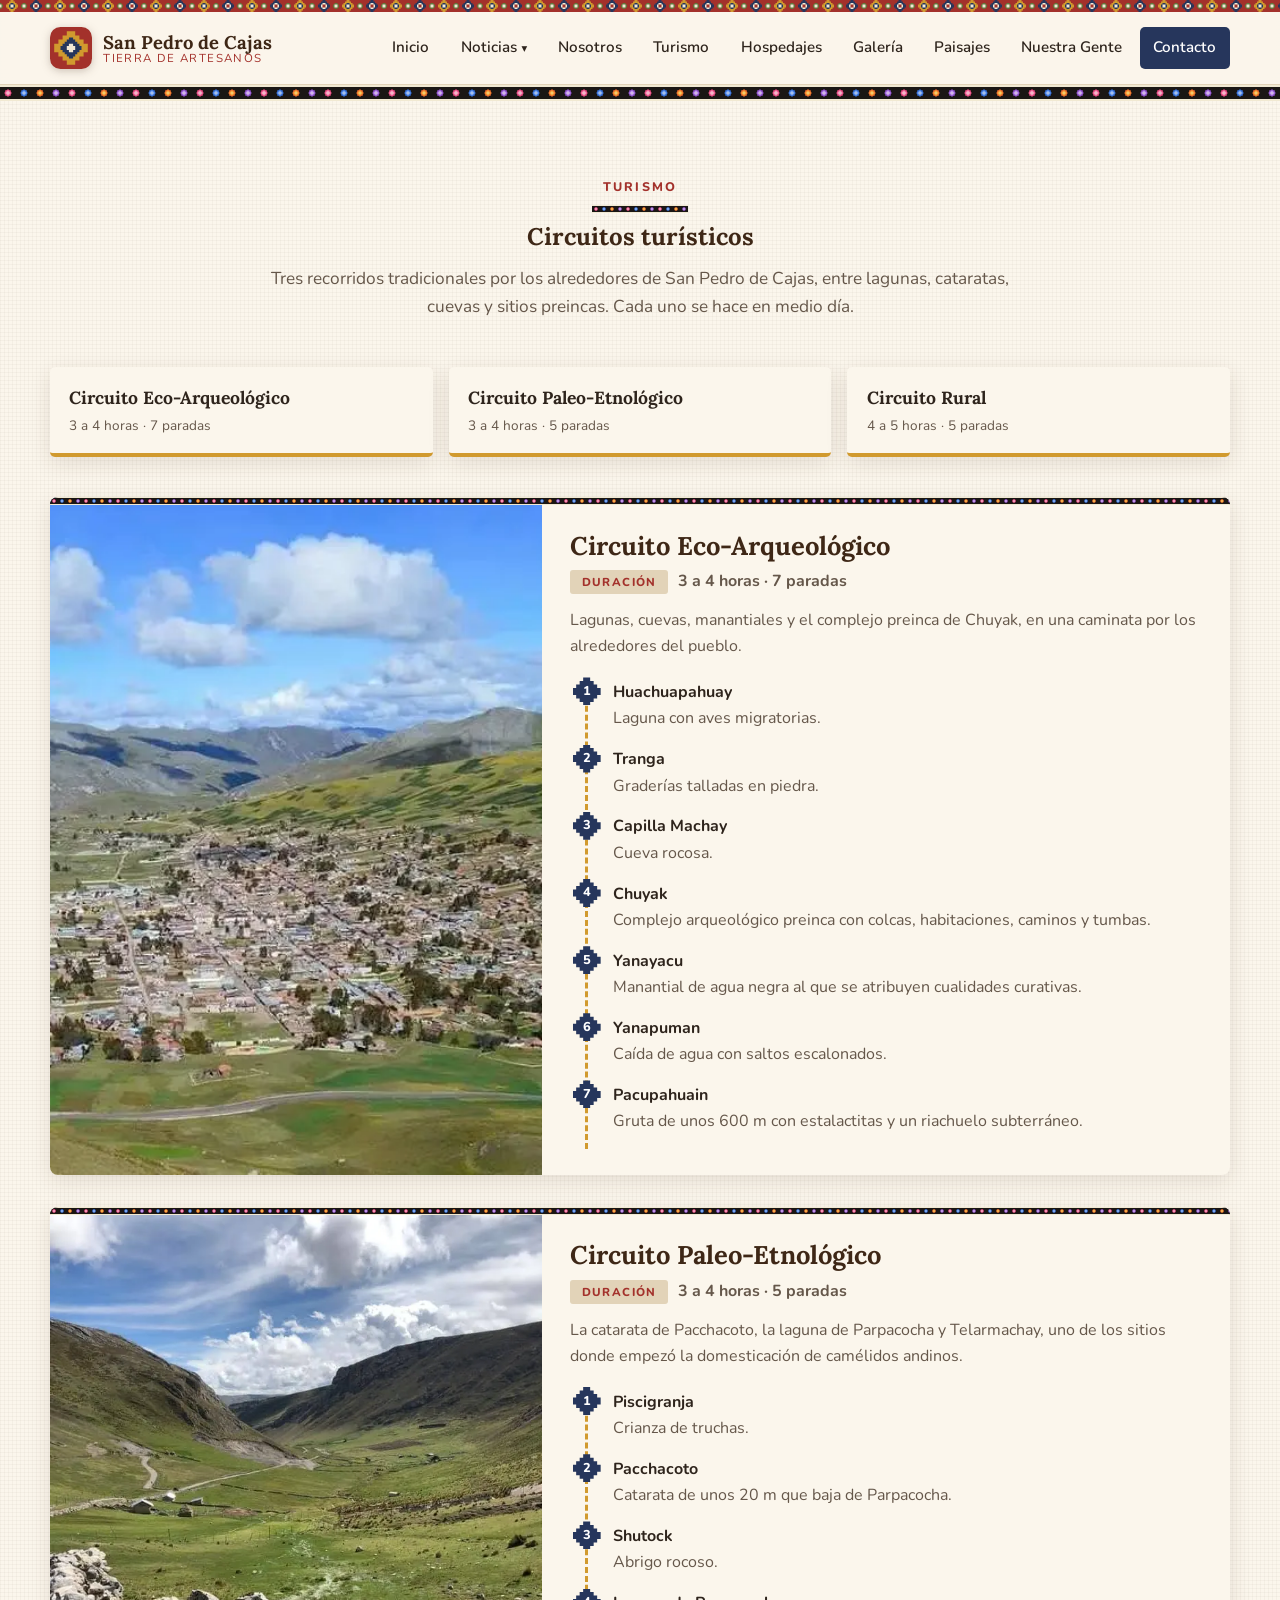
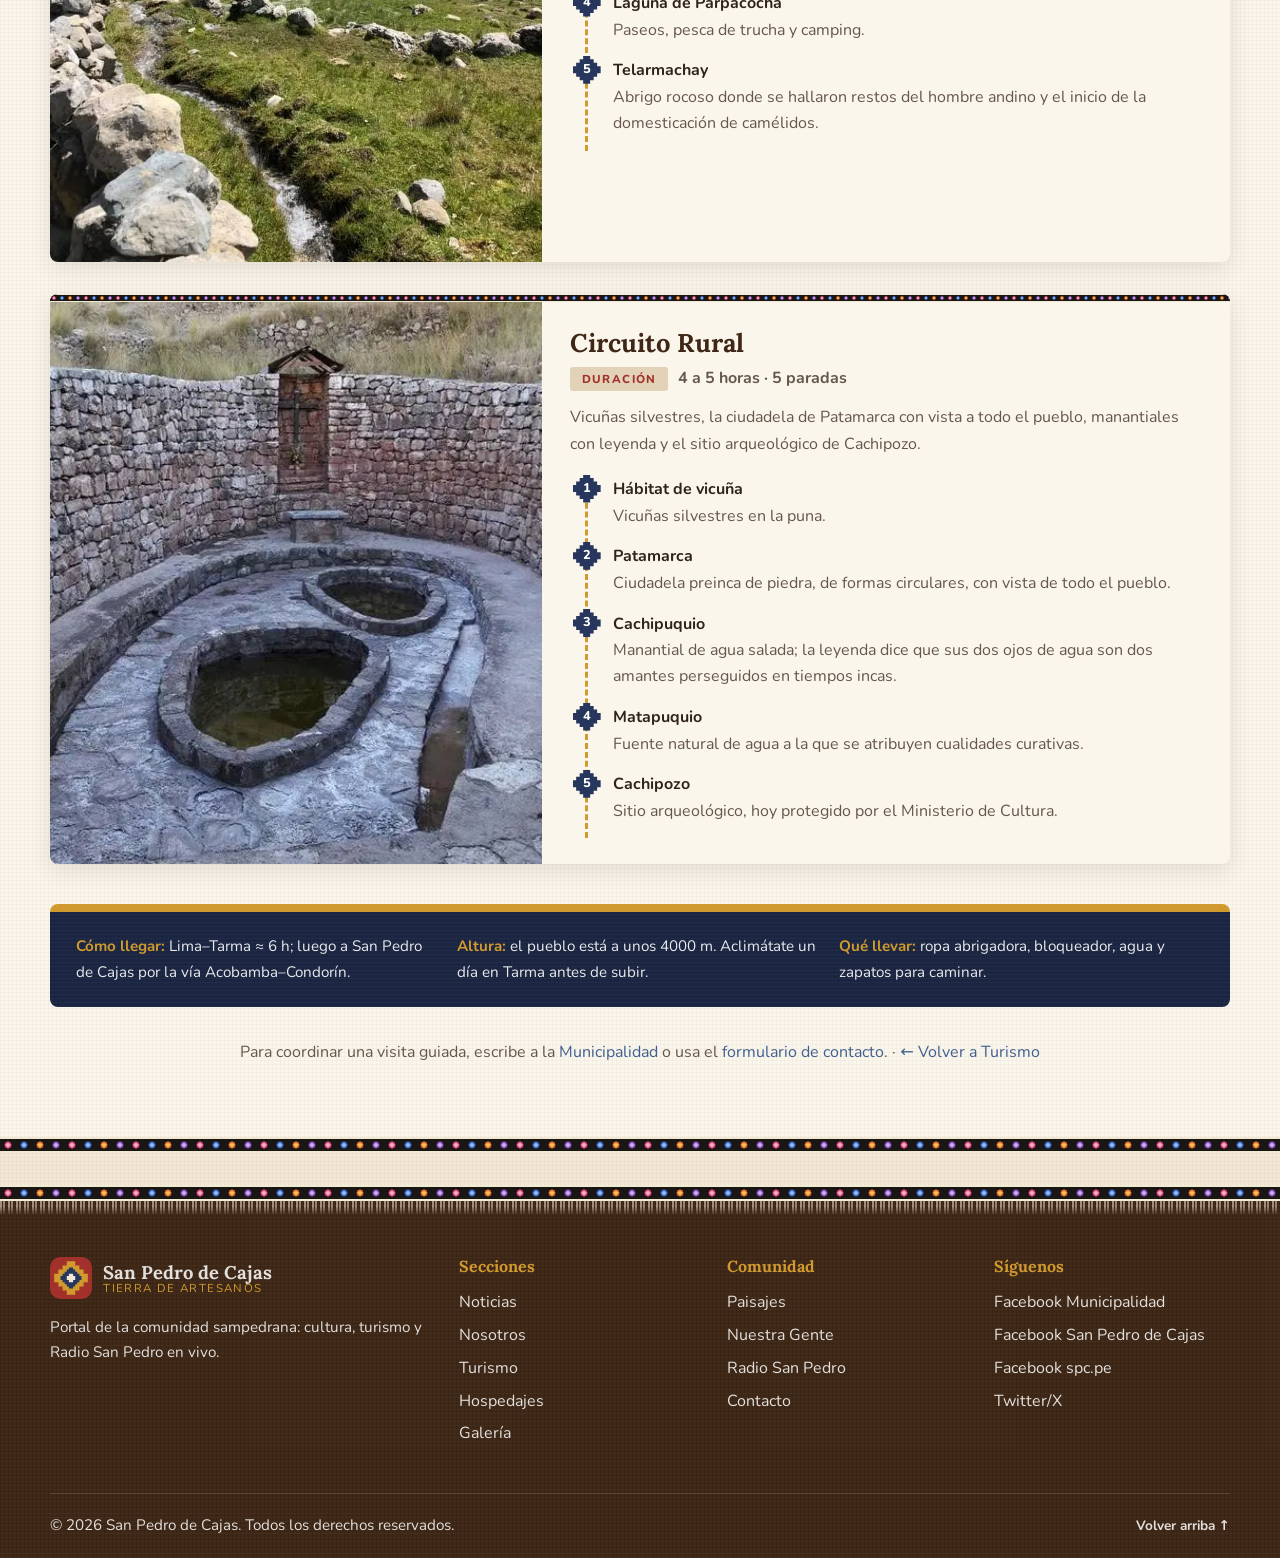
<file: circuitos.html>
<!DOCTYPE html>
<html lang="es">
<head>
    <meta charset="UTF-8">
    <meta name="viewport" content="width=device-width, initial-scale=1.0">
    <title>Circuitos turísticos | San Pedro de Cajas - Tarma, Junín, Perú</title>
    <meta name="description" content="Circuitos turísticos de San Pedro de Cajas: Eco-Arqueológico, Paleo-Etnológico y Rural. Lagunas, cataratas, cuevas, sitios preincas y vicuñas en los Andes de Tarma.">
    <meta name="keywords" content="San Pedro de Cajas, Tarma, Junín, Perú, artesanos, tapices, turismo, hospedajes, radio en vivo">
    <meta name="theme-color" content="#A3312B">
    <meta property="og:title" content="Circuitos turísticos | San Pedro de Cajas">
    <meta property="og:description" content="Circuitos turísticos de San Pedro de Cajas: Eco-Arqueológico, Paleo-Etnológico y Rural. Lagunas, cataratas, cuevas, sitios preincas y vicuñas en los Andes de Tarma.">
    <meta property="og:type" content="website">
    <link rel="icon" href="favicon.ico" sizes="any">
    <link rel="icon" type="image/png" sizes="32x32" href="favicon-32.png">
    <link rel="apple-touch-icon" href="apple-touch-icon.png">
    <link rel="manifest" href="site.webmanifest">
    <link rel="preconnect" href="https://fonts.googleapis.com">
    <link rel="preconnect" href="https://fonts.gstatic.com" crossorigin>
    <link rel="preload" as="style" href="https://fonts.googleapis.com/css2?family=Lora:wght@600;700&family=Nunito:wght@400;600;700&display=swap" onload="this.onload=null;this.rel='stylesheet'">
    <noscript><link rel="stylesheet" href="https://fonts.googleapis.com/css2?family=Lora:wght@600;700&family=Nunito:wght@400;600;700&display=swap"></noscript>
    <link rel="stylesheet" href="styles.css?v=20261127a">
</head>
<body>

    <a class="skip-link" href="#circuitos-top">Saltar al contenido</a>

    <!-- ============ CABECERA ============ -->
    <header class="header">
        <div class="container header__inner">
            <a href="index.html#inicio" class="logo" aria-label="San Pedro de Cajas - Inicio">
                <span class="logo__mark" aria-hidden="true"></span>
                <span class="logo__text">
                    <strong>San Pedro de Cajas</strong>
                    <small>Tierra de Artesanos</small>
                </span>
            </a>

            <input type="checkbox" id="menu-toggle" class="menu-toggle" aria-label="Abrir menú" aria-controls="nav-principal">
            <label for="menu-toggle" class="menu-btn" aria-hidden="true">
                <span></span><span></span><span></span>
            </label>

            <nav id="nav-principal" class="nav" aria-label="Navegación principal">
                <ul>
                    <li><a href="index.html#inicio">Inicio</a></li>
                    <li class="nav__group">
                        <a href="noticias.html">Noticias</a>
                        <ul class="nav__sub" aria-label="Noticias">
                            <li><a href="noticias.html">Noticias de San Pedro de Cajas</a></li>
                            <li><a href="region.html">Noticias de la región</a></li>
                            <li><a href="comunidad.html#enviar">Envía tu noticia</a></li>
                        </ul>
                    </li>
                    <li><a href="index.html#nosotros">Nosotros</a></li>
                    <li><a href="turismo.html">Turismo</a></li>
                    <li><a href="index.html#hospedajes">Hospedajes</a></li>
                    <li><a href="index.html#galeria">Galería</a></li>
                    <li><a href="index.html#paisajes">Paisajes</a></li>
                    <li><a href="gente.html">Nuestra Gente</a></li>
                    <li><a href="index.html#contacto" class="nav__cta">Contacto</a></li>
                </ul>
            </nav>
        </div>
    </header>

        <main id="circuitos-top">
        <section class="section section--alt">
            <div class="container">
                <header class="section__head">
                    <p class="section__eyebrow">Turismo</p>
                    <h1>Circuitos turísticos</h1>
                    <p class="section__lead">Tres recorridos tradicionales por los alrededores de San Pedro de Cajas, entre lagunas, cataratas, cuevas y sitios preincas. Cada uno se hace en medio día.</p>
                </header>
                <nav class="circuito-nav" aria-label="Circuitos">
                    <a href="#eco-arqueologico"><strong>Circuito Eco-Arqueológico</strong><span>3 a 4 horas · 7 paradas</span></a>
                    <a href="#paleo-etnologico"><strong>Circuito Paleo-Etnológico</strong><span>3 a 4 horas · 5 paradas</span></a>
                    <a href="#rural"><strong>Circuito Rural</strong><span>4 a 5 horas · 5 paradas</span></a>
                </nav>
                <article id="eco-arqueologico" class="circuito">
                    <div class="circuito__media"><picture><source type="image/webp" srcset="imagenes/panorama-pueblo-480.webp 480w, imagenes/panorama-pueblo-720.webp 720w, imagenes/panorama-pueblo.webp 924w" sizes="(max-width: 700px) 100vw, 600px"><img src="imagenes/panorama-pueblo.jpg" srcset="imagenes/panorama-pueblo-480.jpg 480w, imagenes/panorama-pueblo-720.jpg 720w, imagenes/panorama-pueblo.jpg 924w" sizes="(max-width: 700px) 100vw, 600px" alt="Vista panorámica de San Pedro de Cajas (foto referencial)" loading="lazy"></picture></div>
                    <div class="circuito__body">
                        <h2>Circuito Eco-Arqueológico</h2>
                        <p class="circuito__meta"><span class="tag">Duración</span> 3 a 4 horas · 7 paradas</p>
                        <p>Lagunas, cuevas, manantiales y el complejo preinca de Chuyak, en una caminata por los alrededores del pueblo.</p>
                        <ol class="ruta">
                            <li><strong>Huachuapahuay</strong> Laguna con aves migratorias.</li>
                            <li><strong>Tranga</strong> Graderías talladas en piedra.</li>
                            <li><strong>Capilla Machay</strong> Cueva rocosa.</li>
                            <li><strong>Chuyak</strong> Complejo arqueológico preinca con colcas, habitaciones, caminos y tumbas.</li>
                            <li><strong>Yanayacu</strong> Manantial de agua negra al que se atribuyen cualidades curativas.</li>
                            <li><strong>Yanapuman</strong> Caída de agua con saltos escalonados.</li>
                            <li><strong>Pacupahuain</strong> Gruta de unos 600 m con estalactitas y un riachuelo subterráneo.</li>
                        </ol>
                    </div>
                </article>
                <article id="paleo-etnologico" class="circuito">
                    <div class="circuito__media"><picture><source type="image/webp" srcset="imagenes/parpacocha-valle-480.webp 480w, imagenes/parpacocha-valle.webp 720w" sizes="(max-width: 700px) 100vw, 600px"><img src="imagenes/parpacocha-valle.jpg" srcset="imagenes/parpacocha-valle-480.jpg 480w, imagenes/parpacocha-valle.jpg 720w" sizes="(max-width: 700px) 100vw, 600px" alt="Valle camino a la laguna de Parpacocha" loading="lazy"></picture></div>
                    <div class="circuito__body">
                        <h2>Circuito Paleo-Etnológico</h2>
                        <p class="circuito__meta"><span class="tag">Duración</span> 3 a 4 horas · 5 paradas</p>
                        <p>La catarata de Pacchacoto, la laguna de Parpacocha y Telarmachay, uno de los sitios donde empezó la domesticación de camélidos andinos.</p>
                        <ol class="ruta">
                            <li><strong>Piscigranja</strong> Crianza de truchas.</li>
                            <li><strong>Pacchacoto</strong> Catarata de unos 20 m que baja de Parpacocha.</li>
                            <li><strong>Shutock</strong> Abrigo rocoso.</li>
                            <li><strong>Laguna de Parpacocha</strong> Paseos, pesca de trucha y camping.</li>
                            <li><strong>Telarmachay</strong> Abrigo rocoso donde se hallaron restos del hombre andino y el inicio de la domesticación de camélidos.</li>
                        </ol>
                    </div>
                </article>
                <article id="rural" class="circuito">
                    <div class="circuito__media"><picture><source type="image/webp" srcset="imagenes/cachipozo-manantial-480.webp 480w, imagenes/cachipozo-manantial-720.webp 720w, imagenes/cachipozo-manantial.webp 960w" sizes="(max-width: 700px) 100vw, 600px"><img src="imagenes/cachipozo-manantial.jpg" srcset="imagenes/cachipozo-manantial-480.jpg 480w, imagenes/cachipozo-manantial-720.jpg 720w, imagenes/cachipozo-manantial.jpg 960w" sizes="(max-width: 700px) 100vw, 600px" alt="Cachipozo, en el circuito Rural" loading="lazy"></picture></div>
                    <div class="circuito__body">
                        <h2>Circuito Rural</h2>
                        <p class="circuito__meta"><span class="tag">Duración</span> 4 a 5 horas · 5 paradas</p>
                        <p>Vicuñas silvestres, la ciudadela de Patamarca con vista a todo el pueblo, manantiales con leyenda y el sitio arqueológico de Cachipozo.</p>
                        <ol class="ruta">
                            <li><strong>Hábitat de vicuña</strong> Vicuñas silvestres en la puna.</li>
                            <li><strong>Patamarca</strong> Ciudadela preinca de piedra, de formas circulares, con vista de todo el pueblo.</li>
                            <li><strong>Cachipuquio</strong> Manantial de agua salada; la leyenda dice que sus dos ojos de agua son dos amantes perseguidos en tiempos incas.</li>
                            <li><strong>Matapuquio</strong> Fuente natural de agua a la que se atribuyen cualidades curativas.</li>
                            <li><strong>Cachipozo</strong> Sitio arqueológico, hoy protegido por el Ministerio de Cultura.</li>
                        </ol>
                    </div>
                </article>
                <div class="info-strip">
                    <div><strong>Cómo llegar:</strong> Lima–Tarma ≈ 6 h; luego a San Pedro de Cajas por la vía Acobamba–Condorín.</div>
                    <div><strong>Altura:</strong> el pueblo está a unos 4000 m. Aclimátate un día en Tarma antes de subir.</div>
                    <div><strong>Qué llevar:</strong> ropa abrigadora, bloqueador, agua y zapatos para caminar.</div>
                </div>
                <p class="note">Para coordinar una visita guiada, escribe a la <a href="https://www.facebook.com/MuniSPC2023" target="_blank" rel="noopener">Municipalidad</a> o usa el <a href="index.html#contacto">formulario de contacto</a>. · <a href="turismo.html">← Volver a Turismo</a></p>
            </div>
        </section>
    </main>

    <!-- ============ PIE DE PÁGINA ============ -->
    <footer class="footer">
        <div class="footer__pattern" aria-hidden="true"></div>
        <div class="container footer__grid">
            <div>
                <a href="index.html#inicio" class="logo logo--footer">
                    <span class="logo__mark" aria-hidden="true"></span>
                    <span class="logo__text"><strong>San Pedro de Cajas</strong><small>Tierra de Artesanos</small></span>
                </a>
                <p>Portal de la comunidad sampedrana: cultura, turismo y Radio San Pedro en vivo.</p>
            </div>
            <div>
                <h3>Secciones</h3>
                <ul>
                    <li><a href="index.html#noticias">Noticias</a></li>
                    <li><a href="index.html#nosotros">Nosotros</a></li>
                    <li><a href="turismo.html">Turismo</a></li>
                    <li><a href="index.html#hospedajes">Hospedajes</a></li>
                    <li><a href="index.html#galeria">Galería</a></li>
                </ul>
            </div>
            <div>
                <h3>Comunidad</h3>
                <ul>
                    <li><a href="index.html#paisajes">Paisajes</a></li>
                    <li><a href="gente.html">Nuestra Gente</a></li>
                    <li><a href="index.html#radio">Radio San Pedro</a></li>
                    <li><a href="index.html#contacto">Contacto</a></li>
                </ul>
            </div>
            <div>
                <h3>Síguenos</h3>
                <ul>
                    <li><a href="https://www.facebook.com/MuniSPC2023" target="_blank" rel="noopener">Facebook Municipalidad</a></li>
                    <li><a href="https://www.facebook.com/sanpedrodecajasperu" target="_blank" rel="noopener">Facebook San Pedro de Cajas</a></li>
                    <li><a href="https://www.facebook.com/spc.pe" target="_blank" rel="noopener">Facebook spc.pe</a></li>
                    <li><a href="https://twitter.com/Sanpedrodecajas" target="_blank" rel="noopener">Twitter/X</a></li>
                </ul>
            </div>
        </div>
        <div class="container footer__bottom">
            <p>&copy; 2026 San Pedro de Cajas. Todos los derechos reservados.</p>
            <a href="#circuitos-top" class="footer__top">Volver arriba ↑</a>
        </div>
    </footer>

<script>
    (function () {
        var toggle = document.getElementById('menu-toggle');
        var menuBtn = document.querySelector('.menu-btn');
        if (toggle && menuBtn) {
            toggle.addEventListener('keydown', function (e) {
                if (e.key === 'Enter') { e.preventDefault(); toggle.checked = !toggle.checked; }
            });
            document.querySelectorAll('.nav a').forEach(function (a) {
                a.addEventListener('click', function () { toggle.checked = false; });
            });
        }
    })();
</script>

<script>
    window.addEventListener('load', function () {
        setTimeout(function () {
            var s = document.createElement('script');
            s.async = true; s.crossOrigin = 'anonymous';
            s.src = 'https://pagead2.googlesyndication.com/pagead/js/adsbygoogle.js?client=ca-pub-6914749946758407';
            document.head.appendChild(s);
        }, 1500);
    });
</script>
</body>
</html>
</file>
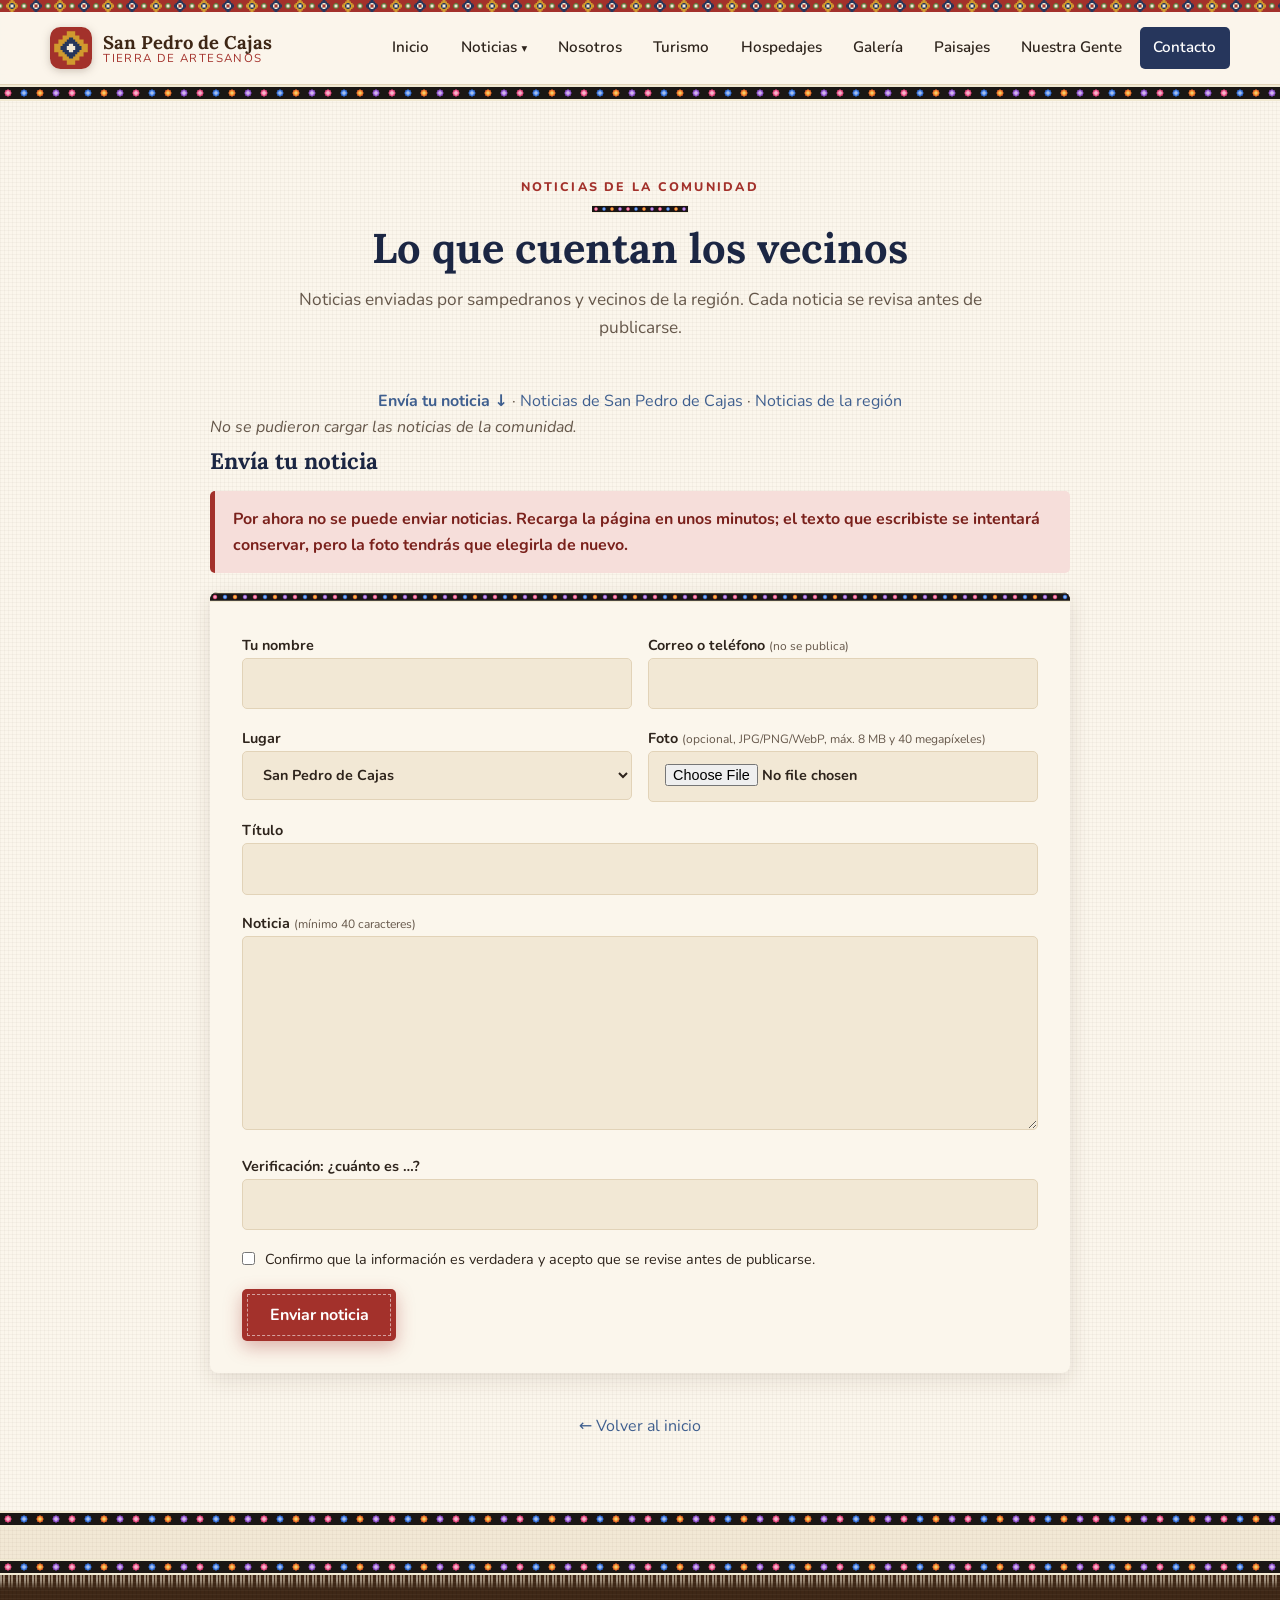
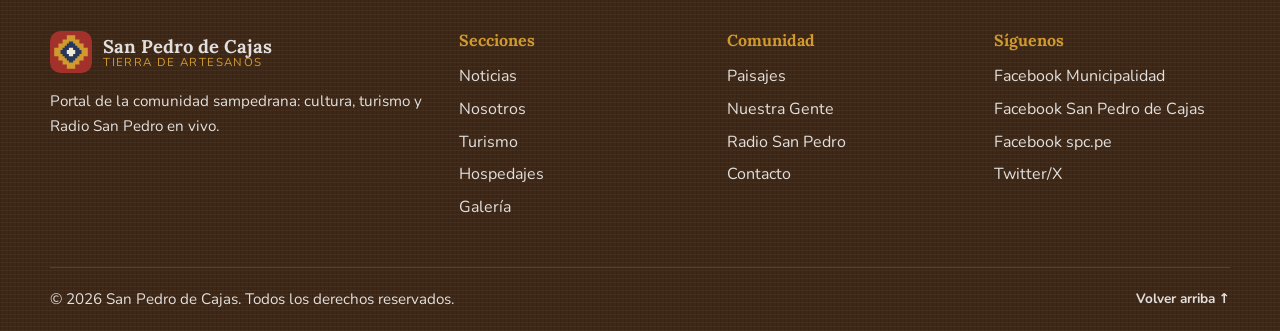
<file: comunidad.html>
<!DOCTYPE html>
<html lang="es">
<head>
    <meta charset="UTF-8">
    <meta name="viewport" content="width=device-width, initial-scale=1.0">
    <title>Noticias de la comunidad | San Pedro de Cajas - Tarma, Junín, Perú</title>
    <meta name="description" content="Noticias enviadas por los vecinos de San Pedro de Cajas y la región. Envía tu noticia.">
    <meta name="keywords" content="San Pedro de Cajas, Tarma, Junín, Perú, artesanos, tapices, turismo, hospedajes, radio en vivo">
    <meta name="theme-color" content="#A3312B">
    <meta property="og:title" content="Noticias de la comunidad | San Pedro de Cajas">
    <meta property="og:description" content="Noticias enviadas por los vecinos de San Pedro de Cajas y la región. Envía tu noticia.">
    <meta property="og:type" content="website">
    <link rel="icon" href="favicon.ico" sizes="any">
    <link rel="icon" type="image/png" sizes="32x32" href="favicon-32.png">
    <link rel="apple-touch-icon" href="apple-touch-icon.png">
    <link rel="manifest" href="site.webmanifest">
    <link rel="preconnect" href="https://fonts.googleapis.com">
    <link rel="preconnect" href="https://fonts.gstatic.com" crossorigin>
    <link rel="preload" as="style" href="https://fonts.googleapis.com/css2?family=Lora:wght@600;700&family=Nunito:wght@400;600;700&display=swap" onload="this.onload=null;this.rel='stylesheet'">
    <noscript><link rel="stylesheet" href="https://fonts.googleapis.com/css2?family=Lora:wght@600;700&family=Nunito:wght@400;600;700&display=swap"></noscript>
    <link rel="stylesheet" href="styles.css?v=20261127a">
</head>
<body>

    <a class="skip-link" href="#comunidad-top">Saltar al contenido</a>

    <!-- ============ CABECERA ============ -->
    <header class="header">
        <div class="container header__inner">
            <a href="index.html#inicio" class="logo" aria-label="San Pedro de Cajas - Inicio">
                <span class="logo__mark" aria-hidden="true"></span>
                <span class="logo__text">
                    <strong>San Pedro de Cajas</strong>
                    <small>Tierra de Artesanos</small>
                </span>
            </a>

            <input type="checkbox" id="menu-toggle" class="menu-toggle" aria-label="Abrir menú" aria-controls="nav-principal">
            <label for="menu-toggle" class="menu-btn" aria-hidden="true">
                <span></span><span></span><span></span>
            </label>

            <nav id="nav-principal" class="nav" aria-label="Navegación principal">
                <ul>
                    <li><a href="index.html#inicio">Inicio</a></li>
                    <li class="nav__group">
                        <a href="noticias.html">Noticias</a>
                        <ul class="nav__sub" aria-label="Noticias">
                            <li><a href="noticias.html">Noticias de San Pedro de Cajas</a></li>
                            <li><a href="region.html">Noticias de la región</a></li>
                            <li><a href="comunidad.html#enviar" aria-current="page">Envía tu noticia</a></li>
                        </ul>
                    </li>
                    <li><a href="index.html#nosotros">Nosotros</a></li>
                    <li><a href="turismo.html">Turismo</a></li>
                    <li><a href="index.html#hospedajes">Hospedajes</a></li>
                    <li><a href="index.html#galeria">Galería</a></li>
                    <li><a href="index.html#paisajes">Paisajes</a></li>
                    <li><a href="gente.html">Nuestra Gente</a></li>
                    <li><a href="index.html#contacto" class="nav__cta">Contacto</a></li>
                </ul>
            </nav>
        </div>
    </header>

    <main id="comunidad-top">
        <section class="section section--alt news-page">
            <div class="container container--narrow">
                <header class="section__head">
                    <p class="section__eyebrow">Noticias de la comunidad</p>
                    <h1>Lo que cuentan los vecinos</h1>
                    <p class="section__lead">Noticias enviadas por sampedranos y vecinos de la región. Cada noticia se revisa antes de publicarse.</p>
                </header>
                <p class="note"><a href="#enviar"><strong>Envía tu noticia ↓</strong></a> · <a href="noticias.html">Noticias de San Pedro de Cajas</a> · <a href="region.html">Noticias de la región</a></p>
                <div id="comunidad-lista" aria-live="polite">
                    <p class="community-empty">Cargando noticias…</p>
                </div>

                <h2 id="enviar" class="news-page__sub">Envía tu noticia</h2>
                <div id="enviar-estado"></div>
                <form class="form community-form" action="comunidad/enviar.php" method="post" enctype="multipart/form-data">
                    <div class="form__row">
                        <label>Tu nombre<input name="nombre" required maxlength="80" autocomplete="name"></label>
                        <label>Correo o teléfono <small>(no se publica)</small><input name="contacto" required maxlength="120"></label>
                    </div>
                    <div class="form__row">
                        <label>Lugar
                            <select name="lugar" required>
                            <option>San Pedro de Cajas</option>
                            <option>Condorín</option>
                            <option>Otro centro poblado de San Pedro de Cajas</option>
                            <option>Tarma</option>
                            <option>Junín</option>
                            <option>La Oroya</option>
                            <option>Acobamba</option>
                            <option>Otro lugar</option>
                            </select>
                        </label>
                        <label>Foto <small>(opcional, JPG/PNG/WebP, máx. 8 MB y 40 megapíxeles)</small><input name="foto" type="file" accept="image/jpeg,image/png,image/webp"></label>
                    </div>
                    <label>Título<input name="titulo" required maxlength="140"></label>
                    <label>Noticia <small>(mínimo 40 caracteres)</small><textarea name="texto" rows="7" required minlength="40" maxlength="5000"></textarea></label>
                    <label class="form__hp" aria-hidden="true">No llenar<input name="sitio_web" tabindex="-1" autocomplete="off"></label>
                    <input type="hidden" name="t" id="form-t">
                    <label>Verificación: ¿cuánto es <span id="form-pregunta">…</span>?<input name="humano" type="text" inputmode="numeric" pattern="[0-9]*" maxlength="3" required autocomplete="off"></label>
                    <label class="form__check"><input type="checkbox" name="acepto" required> Confirmo que la información es verdadera y acepto que se revise antes de publicarse.</label>
                    <button type="submit" class="btn btn--primary" id="form-enviar" disabled>Enviar noticia</button>
                </form>
                <p class="note"><a href="index.html#noticias">← Volver al inicio</a></p>
            </div>
        </section>
    </main>

    <!-- ============ PIE DE PÁGINA ============ -->
    <footer class="footer">
        <div class="footer__pattern" aria-hidden="true"></div>
        <div class="container footer__grid">
            <div>
                <a href="index.html#inicio" class="logo logo--footer">
                    <span class="logo__mark" aria-hidden="true"></span>
                    <span class="logo__text"><strong>San Pedro de Cajas</strong><small>Tierra de Artesanos</small></span>
                </a>
                <p>Portal de la comunidad sampedrana: cultura, turismo y Radio San Pedro en vivo.</p>
            </div>
            <div>
                <h3>Secciones</h3>
                <ul>
                    <li><a href="index.html#noticias">Noticias</a></li>
                    <li><a href="index.html#nosotros">Nosotros</a></li>
                    <li><a href="turismo.html">Turismo</a></li>
                    <li><a href="index.html#hospedajes">Hospedajes</a></li>
                    <li><a href="index.html#galeria">Galería</a></li>
                </ul>
            </div>
            <div>
                <h3>Comunidad</h3>
                <ul>
                    <li><a href="index.html#paisajes">Paisajes</a></li>
                    <li><a href="gente.html">Nuestra Gente</a></li>
                    <li><a href="index.html#radio">Radio San Pedro</a></li>
                    <li><a href="index.html#contacto">Contacto</a></li>
                </ul>
            </div>
            <div>
                <h3>Síguenos</h3>
                <ul>
                    <li><a href="https://www.facebook.com/MuniSPC2023" target="_blank" rel="noopener">Facebook Municipalidad</a></li>
                    <li><a href="https://www.facebook.com/sanpedrodecajasperu" target="_blank" rel="noopener">Facebook San Pedro de Cajas</a></li>
                    <li><a href="https://www.facebook.com/spc.pe" target="_blank" rel="noopener">Facebook spc.pe</a></li>
                    <li><a href="https://twitter.com/Sanpedrodecajas" target="_blank" rel="noopener">Twitter/X</a></li>
                </ul>
            </div>
        </div>
        <div class="container footer__bottom">
            <p>&copy; 2026 San Pedro de Cajas. Todos los derechos reservados.</p>
            <a href="#comunidad-top" class="footer__top">Volver arriba ↑</a>
        </div>
    </footer>

<script>
    (function () {
        var toggle = document.getElementById('menu-toggle');
        var menuBtn = document.querySelector('.menu-btn');
        if (toggle && menuBtn) {
            toggle.addEventListener('keydown', function (e) {
                if (e.key === 'Enter') { e.preventDefault(); toggle.checked = !toggle.checked; }
            });
            document.querySelectorAll('.nav a').forEach(function (a) {
                a.addEventListener('click', function () { toggle.checked = false; });
            });
        }
    })();
</script>

<script>
    (function () {
        var t = document.getElementById('form-t');
        var estado = document.getElementById('enviar-estado');
        var q = new URLSearchParams(location.search);
        var errores = {
            datos: 'Revisa los datos: todos los campos son obligatorios y la noticia debe tener al menos 40 caracteres.',
            rapido: 'El formulario se envió demasiado rápido o caducó. Recarga la página e inténtalo de nuevo.',
            limite: 'Ya enviaste varias noticias. Inténtalo más tarde.',
            foto: 'La foto no es válida o es muy grande. Usa una imagen JPG, PNG o WebP de máximo 8 MB y 40 megapíxeles. Vuelve a elegirla.',
            guardar: 'No se pudo guardar tu noticia. Inténtalo de nuevo más tarde.',
            humano: 'La respuesta de la suma no es correcta. Resuelve la nueva suma y envía otra vez. Si habías elegido una foto, vuelve a elegirla.',
            metodo: 'No se pudo enviar el formulario.'
        };
        var form = document.querySelector('.community-form');
        var campos = ['nombre', 'contacto', 'lugar', 'titulo', 'texto'];
        function guardarBorrador() {
            var borrador = {};
            campos.forEach(function (c) { borrador[c] = form.elements[c].value; });
            try { sessionStorage.setItem('spc-borrador', JSON.stringify(borrador)); } catch (e) {}
        }
        form.addEventListener('input', guardarBorrador);
        form.addEventListener('submit', guardarBorrador);
        if (!q.get('enviado')) {
            try {
                var guardado = JSON.parse(sessionStorage.getItem('spc-borrador') || '{}');
                campos.forEach(function (c) { if (guardado[c]) form.elements[c].value = guardado[c]; });
            } catch (e) {}
        } else {
            try { sessionStorage.removeItem('spc-borrador'); } catch (e) {}
        }
        if (q.get('enviado')) {
            estado.innerHTML = '<p class="community-status community-status--ok" role="status">¡Gracias! Recibimos tu noticia. La revisaremos y, si se aprueba, aparecerá en esta página.</p>';
            history.replaceState(null, '', location.pathname + location.hash);
        } else if (q.get('error')) {
            estado.innerHTML = '<p class="community-status community-status--error" role="alert"></p>';
            estado.firstChild.textContent = errores[q.get('error')] || errores.metodo;
        }
        var lista = document.getElementById('comunidad-lista');
        function el(tag, cls, text) { var e = document.createElement(tag); if (cls) e.className = cls; if (text != null) e.textContent = text; return e; }
        fetch('comunidad/publicadas.php', { cache: 'no-store' }).then(function (r) { return r.json(); }).then(function (data) {
            t.value = data.token;
            document.getElementById('form-pregunta').textContent = data.pregunta;
            document.getElementById('form-enviar').disabled = false;
            var items = data.items;
            lista.innerHTML = '';
            if (!items.length) { lista.appendChild(el('p', 'community-empty', 'Todavía no hay noticias de la comunidad. ¡Sé el primero en enviar una!')); return; }
            items.forEach(function (n) {
                var a = el('article', 'article'); a.id = 'c-' + n.id;
                if (n.foto) { var img = el('img', 'article__img'); img.src = n.foto; img.alt = n.titulo; img.loading = 'lazy'; a.appendChild(img); }
                var b = el('div', 'article__body');
                var meta = el('div', 'news__meta');
                meta.appendChild(el('span', 'news__tag', n.lugar));
                var tm = el('time', null, new Date(n.fecha).toLocaleDateString('es-PE', { day: 'numeric', month: 'long', year: 'numeric' }));
                tm.dateTime = n.fecha; meta.appendChild(tm);
                b.appendChild(meta);
                b.appendChild(el('h2', null, n.titulo));
                n.texto.split(/\n\s*\n/).forEach(function (p) { if (p.trim()) b.appendChild(el('p', null, p.trim())); });
                b.appendChild(el('p', 'article__source', 'Enviada por: ' + n.nombre));
                a.appendChild(b); lista.appendChild(a);
            });
        }).catch(function () {
            lista.innerHTML = '';
            lista.appendChild(el('p', 'community-empty', 'No se pudieron cargar las noticias de la comunidad.'));
            estado.innerHTML = '<p class="community-status community-status--error" role="alert">Por ahora no se puede enviar noticias. Recarga la página en unos minutos; el texto que escribiste se intentará conservar, pero la foto tendrás que elegirla de nuevo.</p>';
        });
    })();
</script>
<script>
    window.addEventListener('load', function () {
        setTimeout(function () {
            var s = document.createElement('script');
            s.async = true; s.crossOrigin = 'anonymous';
            s.src = 'https://pagead2.googlesyndication.com/pagead/js/adsbygoogle.js?client=ca-pub-6914749946758407';
            document.head.appendChild(s);
        }, 1500);
    });
</script>
</body>
</html>
</file>
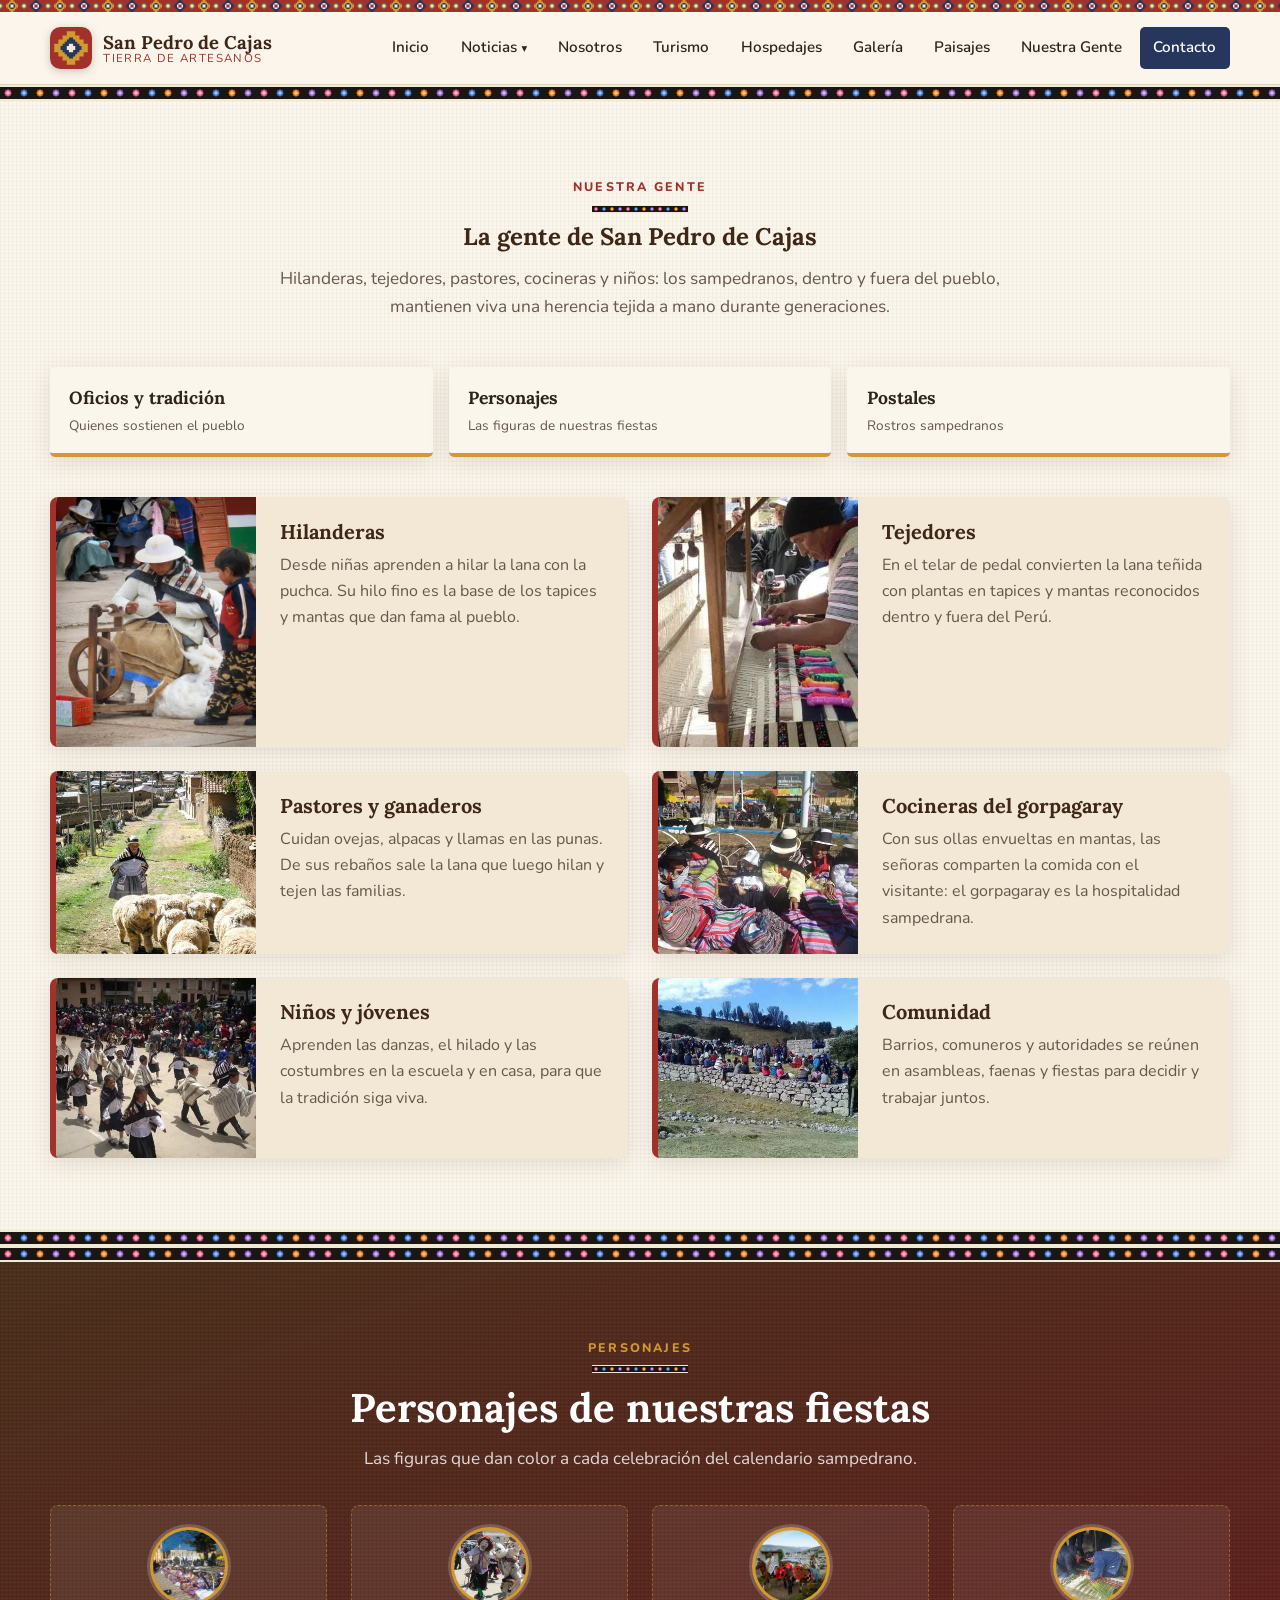
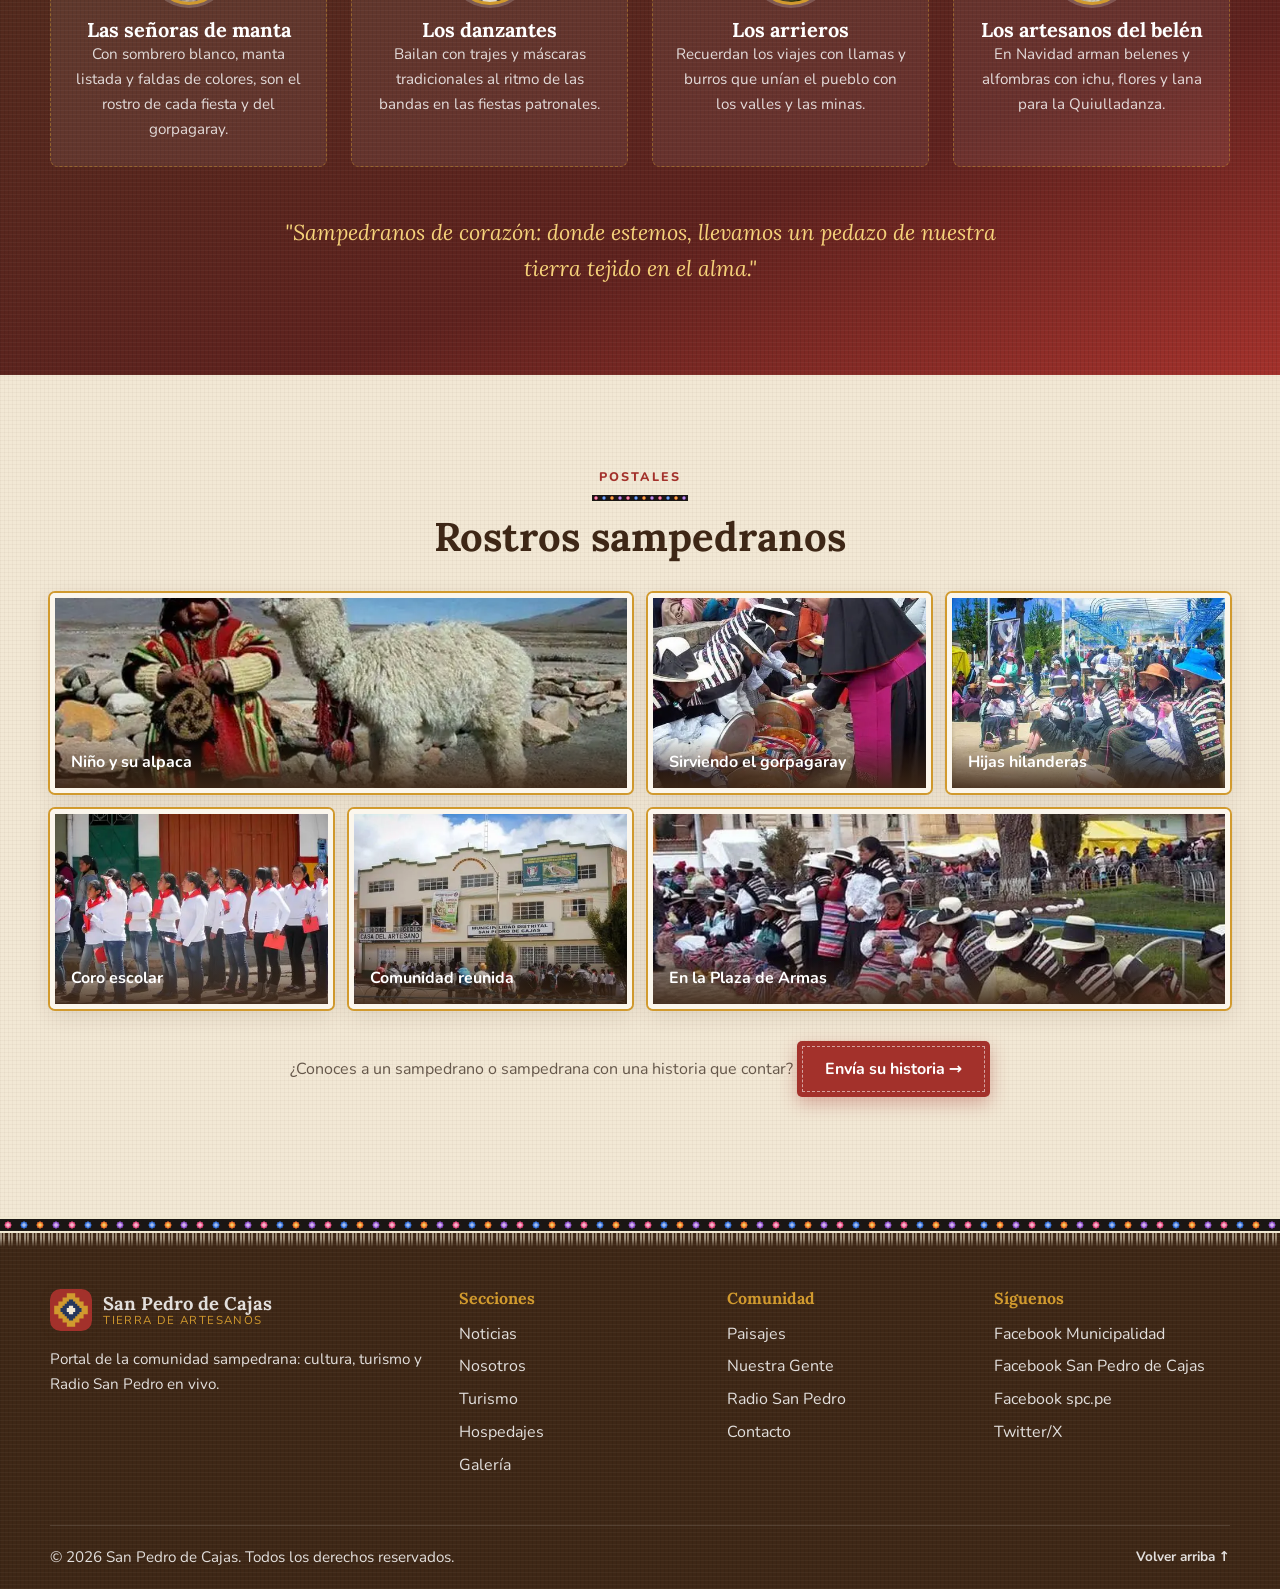
<file: gente.html>
<!DOCTYPE html>
<html lang="es">
<head>
    <meta charset="UTF-8">
    <meta name="viewport" content="width=device-width, initial-scale=1.0">
    <title>Nuestra Gente | San Pedro de Cajas - Tarma, Junín, Perú</title>
    <meta name="description" content="Nuestra gente: hilanderas, tejedores, pastores, cocineras del gorpagaray, niños y personajes de las fiestas de San Pedro de Cajas, tierra de artesanos en Tarma, Junín.">
    <meta name="keywords" content="San Pedro de Cajas, Tarma, Junín, Perú, artesanos, tapices, turismo, hospedajes, radio en vivo">
    <meta name="theme-color" content="#A3312B">
    <meta property="og:title" content="Nuestra Gente | San Pedro de Cajas">
    <meta property="og:description" content="Hilanderas, tejedores, pastores, cocineras del gorpagaray y personajes de las fiestas de San Pedro de Cajas.">
    <meta property="og:type" content="website">
    <link rel="icon" href="favicon.ico" sizes="any">
    <link rel="icon" type="image/png" sizes="32x32" href="favicon-32.png">
    <link rel="apple-touch-icon" href="apple-touch-icon.png">
    <link rel="manifest" href="site.webmanifest">
    <link rel="preconnect" href="https://fonts.googleapis.com">
    <link rel="preconnect" href="https://fonts.gstatic.com" crossorigin>
    <link rel="preload" as="style" href="https://fonts.googleapis.com/css2?family=Lora:wght@600;700&family=Nunito:wght@400;600;700&display=swap" onload="this.onload=null;this.rel='stylesheet'">
    <noscript><link rel="stylesheet" href="https://fonts.googleapis.com/css2?family=Lora:wght@600;700&family=Nunito:wght@400;600;700&display=swap"></noscript>
    <link rel="stylesheet" href="styles.css?v=20261127a">
</head>
<body>

    <a class="skip-link" href="#gente-top">Saltar al contenido</a>

    <!-- ============ CABECERA ============ -->
    <header class="header">
        <div class="container header__inner">
            <a href="index.html#inicio" class="logo" aria-label="San Pedro de Cajas - Inicio">
                <span class="logo__mark" aria-hidden="true"></span>
                <span class="logo__text">
                    <strong>San Pedro de Cajas</strong>
                    <small>Tierra de Artesanos</small>
                </span>
            </a>

            <input type="checkbox" id="menu-toggle" class="menu-toggle" aria-label="Abrir menú" aria-controls="nav-principal">
            <label for="menu-toggle" class="menu-btn" aria-hidden="true">
                <span></span><span></span><span></span>
            </label>

            <nav id="nav-principal" class="nav" aria-label="Navegación principal">
                <ul>
                    <li><a href="index.html#inicio">Inicio</a></li>
                    <li class="nav__group">
                        <a href="noticias.html">Noticias</a>
                        <ul class="nav__sub" aria-label="Noticias">
                            <li><a href="noticias.html">Noticias de San Pedro de Cajas</a></li>
                            <li><a href="region.html">Noticias de la región</a></li>
                            <li><a href="comunidad.html#enviar">Envía tu noticia</a></li>
                        </ul>
                    </li>
                    <li><a href="index.html#nosotros">Nosotros</a></li>
                    <li><a href="turismo.html">Turismo</a></li>
                    <li><a href="index.html#hospedajes">Hospedajes</a></li>
                    <li><a href="index.html#galeria">Galería</a></li>
                    <li><a href="index.html#paisajes">Paisajes</a></li>
                    <li><a href="gente.html" aria-current="page">Nuestra Gente</a></li>
                    <li><a href="index.html#contacto" class="nav__cta">Contacto</a></li>
                </ul>
            </nav>
        </div>
    </header>

    <main id="gente-top">
        <section class="section section--alt">
            <div class="container">
                <header class="section__head">
                    <p class="section__eyebrow">Nuestra Gente</p>
                    <h1>La gente de San Pedro de Cajas</h1>
                    <p class="section__lead">Hilanderas, tejedores, pastores, cocineras y niños: los sampedranos, dentro y fuera del pueblo, mantienen viva una herencia tejida a mano durante generaciones.</p>
                </header>
                <nav class="circuito-nav" aria-label="Secciones de Nuestra Gente">
                    <a href="#oficios"><strong>Oficios y tradición</strong><span>Quienes sostienen el pueblo</span></a>
                    <a href="#personajes"><strong>Personajes</strong><span>Las figuras de nuestras fiestas</span></a>
                    <a href="#postales"><strong>Postales</strong><span>Rostros sampedranos</span></a>
                </nav>

                <h2 id="oficios" class="visually-hidden">Oficios y tradición</h2>
                <div class="grid grid--2">
                    <article class="feature">
                        <div class="feature__media"><picture><source type="image/webp" srcset="imagenes/hilandera-sanpedrana-480.webp 480w, imagenes/hilandera-sanpedrana-720.webp 720w, imagenes/hilandera-sanpedrana-960.webp 960w, imagenes/hilandera-sanpedrana.webp 1280w" sizes="(max-width: 520px) 100vw, 200px"><img src="imagenes/hilandera-sanpedrana.jpg" srcset="imagenes/hilandera-sanpedrana-480.jpg 480w, imagenes/hilandera-sanpedrana-720.jpg 720w, imagenes/hilandera-sanpedrana-960.jpg 960w, imagenes/hilandera-sanpedrana.jpg 1280w" sizes="(max-width: 520px) 100vw, 200px" alt="Hilandera sampedrana hilando lana con puchca" loading="lazy"></picture></div>
                        <div class="feature__body">
                            <h3>Hilanderas</h3>
                            <p>Desde niñas aprenden a hilar la lana con la puchca. Su hilo fino es la base de los tapices y mantas que dan fama al pueblo.</p>
                        </div>
                    </article>
                    <article class="feature">
                        <div class="feature__media"><picture><source type="image/webp" srcset="imagenes/tejedor-manta-480.webp 480w, imagenes/tejedor-manta-720.webp 720w, imagenes/tejedor-manta.webp 960w" sizes="(max-width: 520px) 100vw, 200px"><img src="imagenes/tejedor-manta.jpg" srcset="imagenes/tejedor-manta-480.jpg 480w, imagenes/tejedor-manta-720.jpg 720w, imagenes/tejedor-manta.jpg 960w" sizes="(max-width: 520px) 100vw, 200px" alt="Tejedor sampedrano trabajando una manta en el telar" loading="lazy"></picture></div>
                        <div class="feature__body">
                            <h3>Tejedores</h3>
                            <p>En el telar de pedal convierten la lana teñida con plantas en tapices y mantas reconocidos dentro y fuera del Perú.</p>
                        </div>
                    </article>
                    <article class="feature">
                        <div class="feature__media"><picture><source type="image/webp" srcset="imagenes/pastora-480.jpg 480w, imagenes/pastora-720.jpg 720w, imagenes/pastora-960.jpg 960w, imagenes/pastora.webp 1600w" sizes="(max-width: 520px) 100vw, 200px"><img src="imagenes/pastora.jpg" srcset="imagenes/pastora-480.jpg 480w, imagenes/pastora-720.jpg 720w, imagenes/pastora-960.jpg 960w, imagenes/pastora.jpg 1600w" sizes="(max-width: 520px) 100vw, 200px" alt="Pastora sampedrana con su rebaño" loading="lazy"></picture></div>
                        <div class="feature__body">
                            <h3>Pastores y ganaderos</h3>
                            <p>Cuidan ovejas, alpacas y llamas en las punas. De sus rebaños sale la lana que luego hilan y tejen las familias.</p>
                        </div>
                    </article>
                    <article class="feature">
                        <div class="feature__media"><picture><source type="image/webp" srcset="imagenes/gente-mujeres-ollas-480.webp 480w, imagenes/gente-mujeres-ollas-720.webp 720w, imagenes/gente-mujeres-ollas.webp 960w" sizes="(max-width: 520px) 100vw, 200px"><img src="imagenes/gente-mujeres-ollas.jpg" srcset="imagenes/gente-mujeres-ollas-480.jpg 480w, imagenes/gente-mujeres-ollas-720.jpg 720w, imagenes/gente-mujeres-ollas.jpg 960w" sizes="(max-width: 520px) 100vw, 200px" alt="Señoras sampedranas con sus ollas y mantas en la plaza" loading="lazy"></picture></div>
                        <div class="feature__body">
                            <h3>Cocineras del gorpagaray</h3>
                            <p>Con sus ollas envueltas en mantas, las señoras comparten la comida con el visitante: el gorpagaray es la hospitalidad sampedrana.</p>
                        </div>
                    </article>
                    <article class="feature">
                        <div class="feature__media"><picture><source type="image/webp" srcset="imagenes/gente-danza-escolar-480.webp 480w, imagenes/gente-danza-escolar-720.webp 720w, imagenes/gente-danza-escolar.webp 960w" sizes="(max-width: 520px) 100vw, 200px"><img src="imagenes/gente-danza-escolar.jpg" srcset="imagenes/gente-danza-escolar-480.jpg 480w, imagenes/gente-danza-escolar-720.jpg 720w, imagenes/gente-danza-escolar.jpg 960w" sizes="(max-width: 520px) 100vw, 200px" alt="Niños sampedranos con ponchos bailando en la plaza" loading="lazy"></picture></div>
                        <div class="feature__body">
                            <h3>Niños y jóvenes</h3>
                            <p>Aprenden las danzas, el hilado y las costumbres en la escuela y en casa, para que la tradición siga viva.</p>
                        </div>
                    </article>
                    <article class="feature">
                        <div class="feature__media"><picture><source type="image/webp" srcset="imagenes/gente-asamblea-480.webp 480w, imagenes/gente-asamblea-720.jpg 720w, imagenes/gente-asamblea.webp 960w" sizes="(max-width: 520px) 100vw, 200px"><img src="imagenes/gente-asamblea.jpg" srcset="imagenes/gente-asamblea-480.jpg 480w, imagenes/gente-asamblea-720.jpg 720w, imagenes/gente-asamblea.jpg 960w" sizes="(max-width: 520px) 100vw, 200px" alt="Comuneros reunidos junto a muros de piedra" loading="lazy"></picture></div>
                        <div class="feature__body">
                            <h3>Comunidad</h3>
                            <p>Barrios, comuneros y autoridades se reúnen en asambleas, faenas y fiestas para decidir y trabajar juntos.</p>
                        </div>
                    </article>
                </div>
            </div>
        </section>

        <section id="personajes" class="section section--dark">
            <div class="container">
                <header class="section__head section__head--sub">
                    <p class="section__eyebrow">Personajes</p>
                    <h2>Personajes de nuestras fiestas</h2>
                    <p class="section__lead">Las figuras que dan color a cada celebración del calendario sampedrano.</p>
                </header>
                <div class="grid grid--4">
                    <article class="person">
                        <div class="person__avatar"><picture><source type="image/webp" srcset="imagenes/gente-senoras-mantas-480.webp 480w, imagenes/gente-senoras-mantas-720.webp 720w, imagenes/gente-senoras-mantas.webp 960w" sizes="72px"><img src="imagenes/gente-senoras-mantas.jpg" srcset="imagenes/gente-senoras-mantas-480.jpg 480w, imagenes/gente-senoras-mantas-720.jpg 720w, imagenes/gente-senoras-mantas.jpg 960w" sizes="72px" alt="Señoras sampedranas con sombrero y mantas tejidas" loading="lazy"></picture></div>
                        <h3>Las señoras de manta</h3>
                        <p>Con sombrero blanco, manta listada y faldas de colores, son el rostro de cada fiesta y del gorpagaray.</p>
                    </article>
                    <article class="person">
                        <div class="person__avatar"><picture><source type="image/webp" srcset="imagenes/chutos-480.webp 480w, imagenes/chutos-720.webp 720w, imagenes/chutos-960.webp 960w, imagenes/chutos.webp 1200w" sizes="72px"><img src="imagenes/chutos.jpg" srcset="imagenes/chutos-480.jpg 480w, imagenes/chutos-720.jpg 720w, imagenes/chutos-960.jpg 960w, imagenes/chutos.jpg 1200w" sizes="72px" alt="Danzantes tradicionales de San Pedro de Cajas" loading="lazy"></picture></div>
                        <h3>Los danzantes</h3>
                        <p>Bailan con trajes y máscaras tradicionales al ritmo de las bandas en las fiestas patronales.</p>
                    </article>
                    <article class="person">
                        <div class="person__avatar"><picture><source type="image/webp" srcset="imagenes/arrieros-480.webp 480w, imagenes/arrieros-720.webp 720w, imagenes/arrieros-960.webp 960w, imagenes/arrieros.webp 1600w" sizes="72px"><img src="imagenes/arrieros.jpg" srcset="imagenes/arrieros-480.jpg 480w, imagenes/arrieros-720.jpg 720w, imagenes/arrieros-960.jpg 960w, imagenes/arrieros.jpg 1600w" sizes="72px" alt="Arrieros sampedranos con sus animales" loading="lazy"></picture></div>
                        <h3>Los arrieros</h3>
                        <p>Recuerdan los viajes con llamas y burros que unían el pueblo con los valles y las minas.</p>
                    </article>
                    <article class="person">
                        <div class="person__avatar"><picture><source type="image/webp" srcset="imagenes/gente-belen-480.webp 480w, imagenes/gente-belen-720.webp 720w, imagenes/gente-belen.webp 960w" sizes="72px"><img src="imagenes/gente-belen.jpg" srcset="imagenes/gente-belen-480.jpg 480w, imagenes/gente-belen-720.jpg 720w, imagenes/gente-belen.jpg 960w" sizes="72px" alt="Sampedranos armando un belén con ichu y lana" loading="lazy"></picture></div>
                        <h3>Los artesanos del belén</h3>
                        <p>En Navidad arman belenes y alfombras con ichu, flores y lana para la Quiulladanza.</p>
                    </article>
                </div>
                <blockquote class="quote">
                    "Sampedranos de corazón: donde estemos, llevamos un pedazo de nuestra tierra tejido en el alma."
                </blockquote>
            </div>
        </section>

        <section id="postales" class="section">
            <div class="container">
                <header class="section__head section__head--sub">
                    <p class="section__eyebrow">Postales</p>
                    <h2>Rostros sampedranos</h2>
                </header>
                <div class="gallery" role="group" aria-label="Rostros sampedranos">
                    <figure class="gallery__item gallery__item--wide"><picture><source type="image/webp" srcset="imagenes/gente-nino-alpaca-480.webp 480w, imagenes/gente-nino-alpaca.webp 720w" sizes="(max-width: 700px) 100vw, 600px"><img src="imagenes/gente-nino-alpaca.jpg" srcset="imagenes/gente-nino-alpaca-480.jpg 480w, imagenes/gente-nino-alpaca.jpg 720w" sizes="(max-width: 700px) 100vw, 600px" alt="Niño con chullo y poncho junto a una alpaca blanca" loading="lazy"></picture><figcaption>Niño y su alpaca</figcaption></figure>
                    <figure class="gallery__item"><picture><source type="image/webp" srcset="imagenes/gente-gorpagaray-sirviendo-480.webp 480w, imagenes/gente-gorpagaray-sirviendo.webp 720w" sizes="(max-width: 520px) 100vw, (max-width: 700px) 50vw, 300px"><img src="imagenes/gente-gorpagaray-sirviendo.jpg" srcset="imagenes/gente-gorpagaray-sirviendo-480.jpg 480w, imagenes/gente-gorpagaray-sirviendo.jpg 720w" sizes="(max-width: 520px) 100vw, (max-width: 700px) 50vw, 300px" alt="Señoras sirviendo comida durante el gorpagaray" loading="lazy"></picture><figcaption>Sirviendo el gorpagaray</figcaption></figure>
                    <figure class="gallery__item"><picture><source type="image/webp" srcset="imagenes/hijas-hilanderas-480.webp 480w, imagenes/hijas-hilanderas-720.webp 720w, imagenes/hijas-hilanderas-960.webp 960w, imagenes/hijas-hilanderas.webp 1600w" sizes="(max-width: 520px) 100vw, (max-width: 700px) 50vw, 300px"><img src="imagenes/hijas-hilanderas.jpg" srcset="imagenes/hijas-hilanderas-480.jpg 480w, imagenes/hijas-hilanderas-720.jpg 720w, imagenes/hijas-hilanderas-960.jpg 960w, imagenes/hijas-hilanderas.jpg 1600w" sizes="(max-width: 520px) 100vw, (max-width: 700px) 50vw, 300px" alt="Hijas de hilanderas sampedranas" loading="lazy"></picture><figcaption>Hijas hilanderas</figcaption></figure>
                    <figure class="gallery__item"><picture><source type="image/webp" srcset="imagenes/coro-escolar-480.webp 480w, imagenes/coro-escolar-720.webp 720w, imagenes/coro-escolar-960.webp 960w, imagenes/coro-escolar.webp 1600w" sizes="(max-width: 520px) 100vw, (max-width: 700px) 50vw, 300px"><img src="imagenes/coro-escolar.jpg" srcset="imagenes/coro-escolar-480.jpg 480w, imagenes/coro-escolar-720.jpg 720w, imagenes/coro-escolar-960.jpg 960w, imagenes/coro-escolar.jpg 1600w" sizes="(max-width: 520px) 100vw, (max-width: 700px) 50vw, 300px" alt="Niños y jóvenes del coro escolar" loading="lazy"></picture><figcaption>Coro escolar</figcaption></figure>
                    <figure class="gallery__item"><picture><source type="image/webp" srcset="imagenes/comunidad-municipio-480.webp 480w, imagenes/comunidad-municipio-720.webp 720w, imagenes/comunidad-municipio-960.webp 960w, imagenes/comunidad-municipio.webp 1600w" sizes="(max-width: 520px) 100vw, (max-width: 700px) 50vw, 300px"><img src="imagenes/comunidad-municipio.jpg" srcset="imagenes/comunidad-municipio-480.jpg 480w, imagenes/comunidad-municipio-720.jpg 720w, imagenes/comunidad-municipio-960.jpg 960w, imagenes/comunidad-municipio.jpg 1600w" sizes="(max-width: 520px) 100vw, (max-width: 700px) 50vw, 300px" alt="Comunidad reunida en el municipio" loading="lazy"></picture><figcaption>Comunidad reunida</figcaption></figure>
                    <figure class="gallery__item gallery__item--wide"><picture><source type="image/webp" srcset="imagenes/gente-senoras-plaza-480.webp 480w, imagenes/gente-senoras-plaza.webp 720w" sizes="(max-width: 700px) 100vw, 600px"><img src="imagenes/gente-senoras-plaza.jpg" srcset="imagenes/gente-senoras-plaza-480.jpg 480w, imagenes/gente-senoras-plaza.jpg 720w" sizes="(max-width: 700px) 100vw, 600px" alt="Señoras sampedranas sentadas en la Plaza de Armas con sus mantas" loading="lazy"></picture><figcaption>En la Plaza de Armas</figcaption></figure>
                </div>
                <p class="note">¿Conoces a un sampedrano o sampedrana con una historia que contar? <a href="comunidad.html#enviar" class="btn btn--primary">Envía su historia →</a></p>
            </div>
        </section>
    </main>

    <!-- ============ PIE DE PÁGINA ============ -->
    <footer class="footer">
        <div class="footer__pattern" aria-hidden="true"></div>
        <div class="container footer__grid">
            <div>
                <a href="index.html#inicio" class="logo logo--footer">
                    <span class="logo__mark" aria-hidden="true"></span>
                    <span class="logo__text"><strong>San Pedro de Cajas</strong><small>Tierra de Artesanos</small></span>
                </a>
                <p>Portal de la comunidad sampedrana: cultura, turismo y Radio San Pedro en vivo.</p>
            </div>
            <div>
                <h3>Secciones</h3>
                <ul>
                    <li><a href="index.html#noticias">Noticias</a></li>
                    <li><a href="index.html#nosotros">Nosotros</a></li>
                    <li><a href="turismo.html">Turismo</a></li>
                    <li><a href="index.html#hospedajes">Hospedajes</a></li>
                    <li><a href="index.html#galeria">Galería</a></li>
                </ul>
            </div>
            <div>
                <h3>Comunidad</h3>
                <ul>
                    <li><a href="index.html#paisajes">Paisajes</a></li>
                    <li><a href="gente.html">Nuestra Gente</a></li>
                    <li><a href="index.html#radio">Radio San Pedro</a></li>
                    <li><a href="index.html#contacto">Contacto</a></li>
                </ul>
            </div>
            <div>
                <h3>Síguenos</h3>
                <ul>
                    <li><a href="https://www.facebook.com/MuniSPC2023" target="_blank" rel="noopener">Facebook Municipalidad</a></li>
                    <li><a href="https://www.facebook.com/sanpedrodecajasperu" target="_blank" rel="noopener">Facebook San Pedro de Cajas</a></li>
                    <li><a href="https://www.facebook.com/spc.pe" target="_blank" rel="noopener">Facebook spc.pe</a></li>
                    <li><a href="https://twitter.com/Sanpedrodecajas" target="_blank" rel="noopener">Twitter/X</a></li>
                </ul>
            </div>
        </div>
        <div class="container footer__bottom">
            <p>&copy; 2026 San Pedro de Cajas. Todos los derechos reservados.</p>
            <a href="#gente-top" class="footer__top">Volver arriba ↑</a>
        </div>
    </footer>

<script>
    (function () {
        var toggle = document.getElementById('menu-toggle');
        var menuBtn = document.querySelector('.menu-btn');
        if (toggle && menuBtn) {
            toggle.addEventListener('keydown', function (e) {
                if (e.key === 'Enter') { e.preventDefault(); toggle.checked = !toggle.checked; }
            });
            document.querySelectorAll('.nav a').forEach(function (a) {
                a.addEventListener('click', function () { toggle.checked = false; });
            });
        }
    })();
</script>

<script>
    window.addEventListener('load', function () {
        setTimeout(function () {
            var s = document.createElement('script');
            s.async = true; s.crossOrigin = 'anonymous';
            s.src = 'https://pagead2.googlesyndication.com/pagead/js/adsbygoogle.js?client=ca-pub-6914749946758407';
            document.head.appendChild(s);
        }, 1500);
    });
</script>
</body>
</html>
</file>
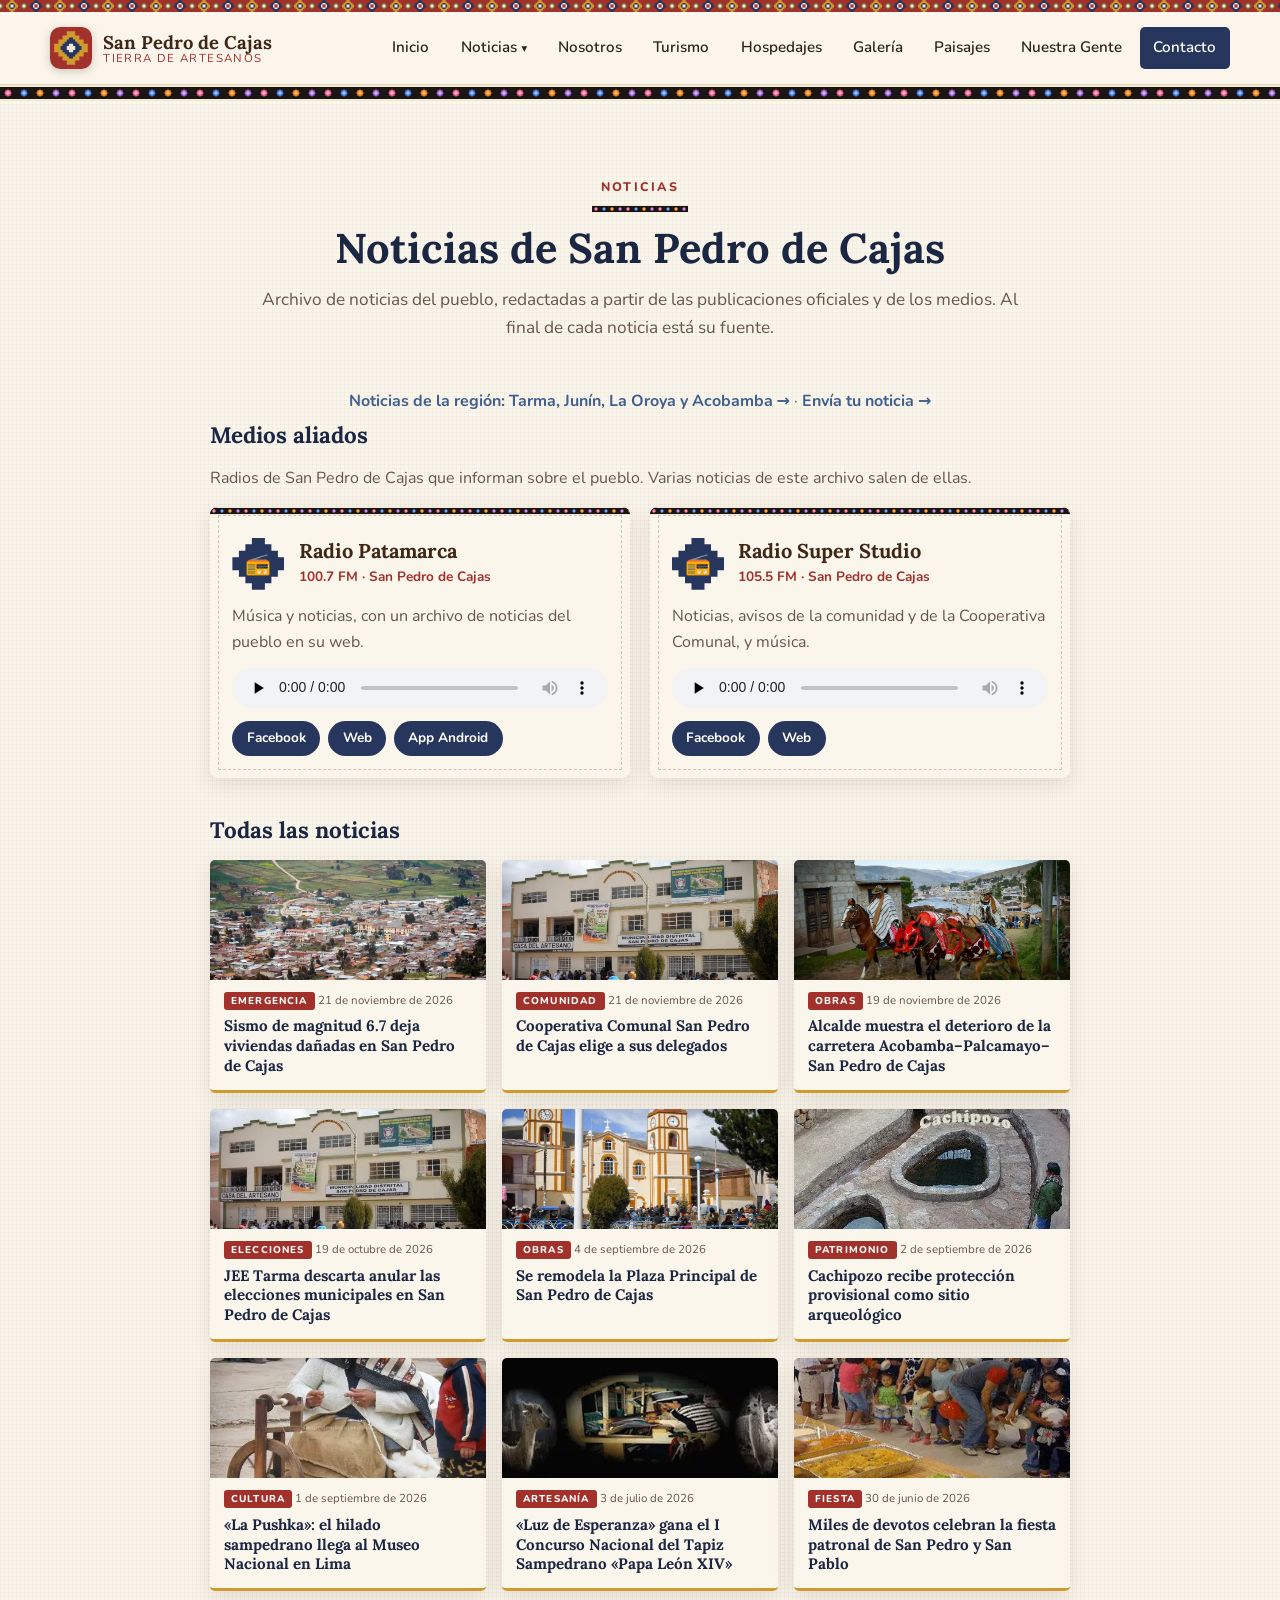
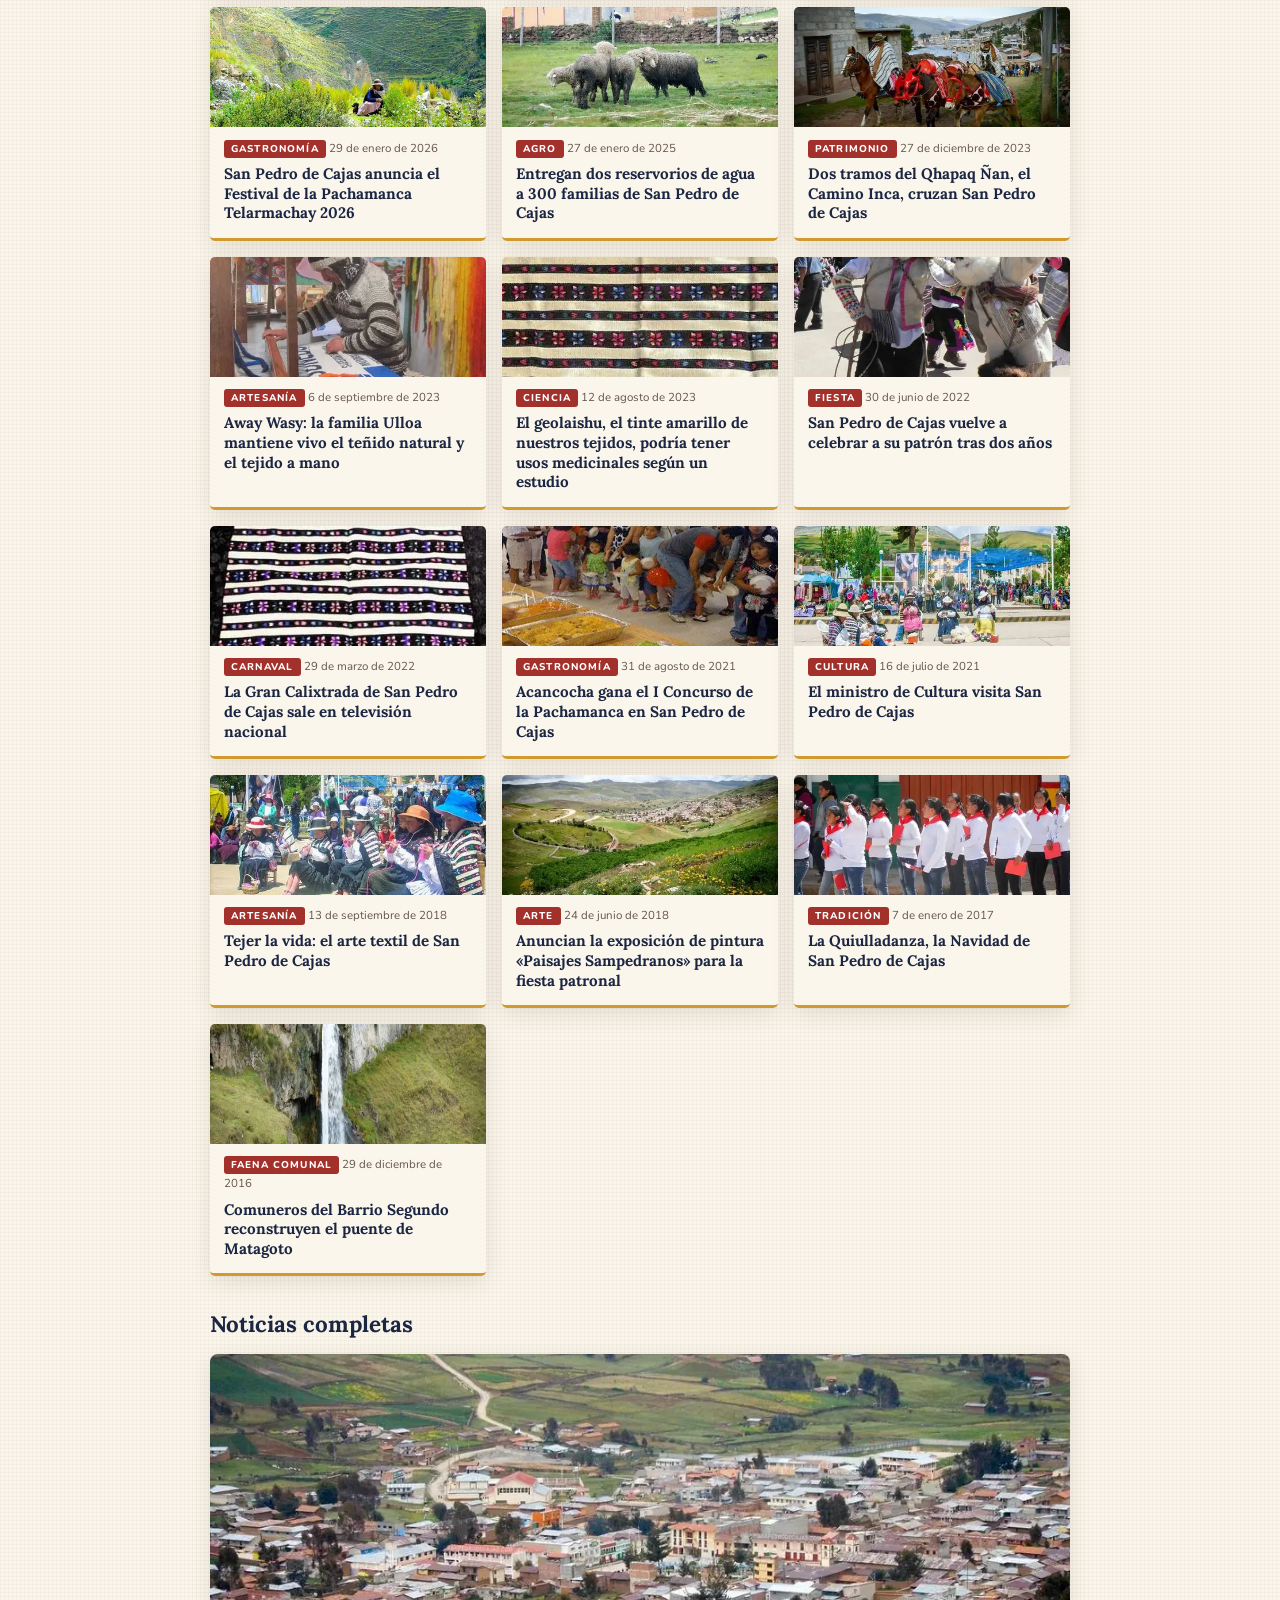
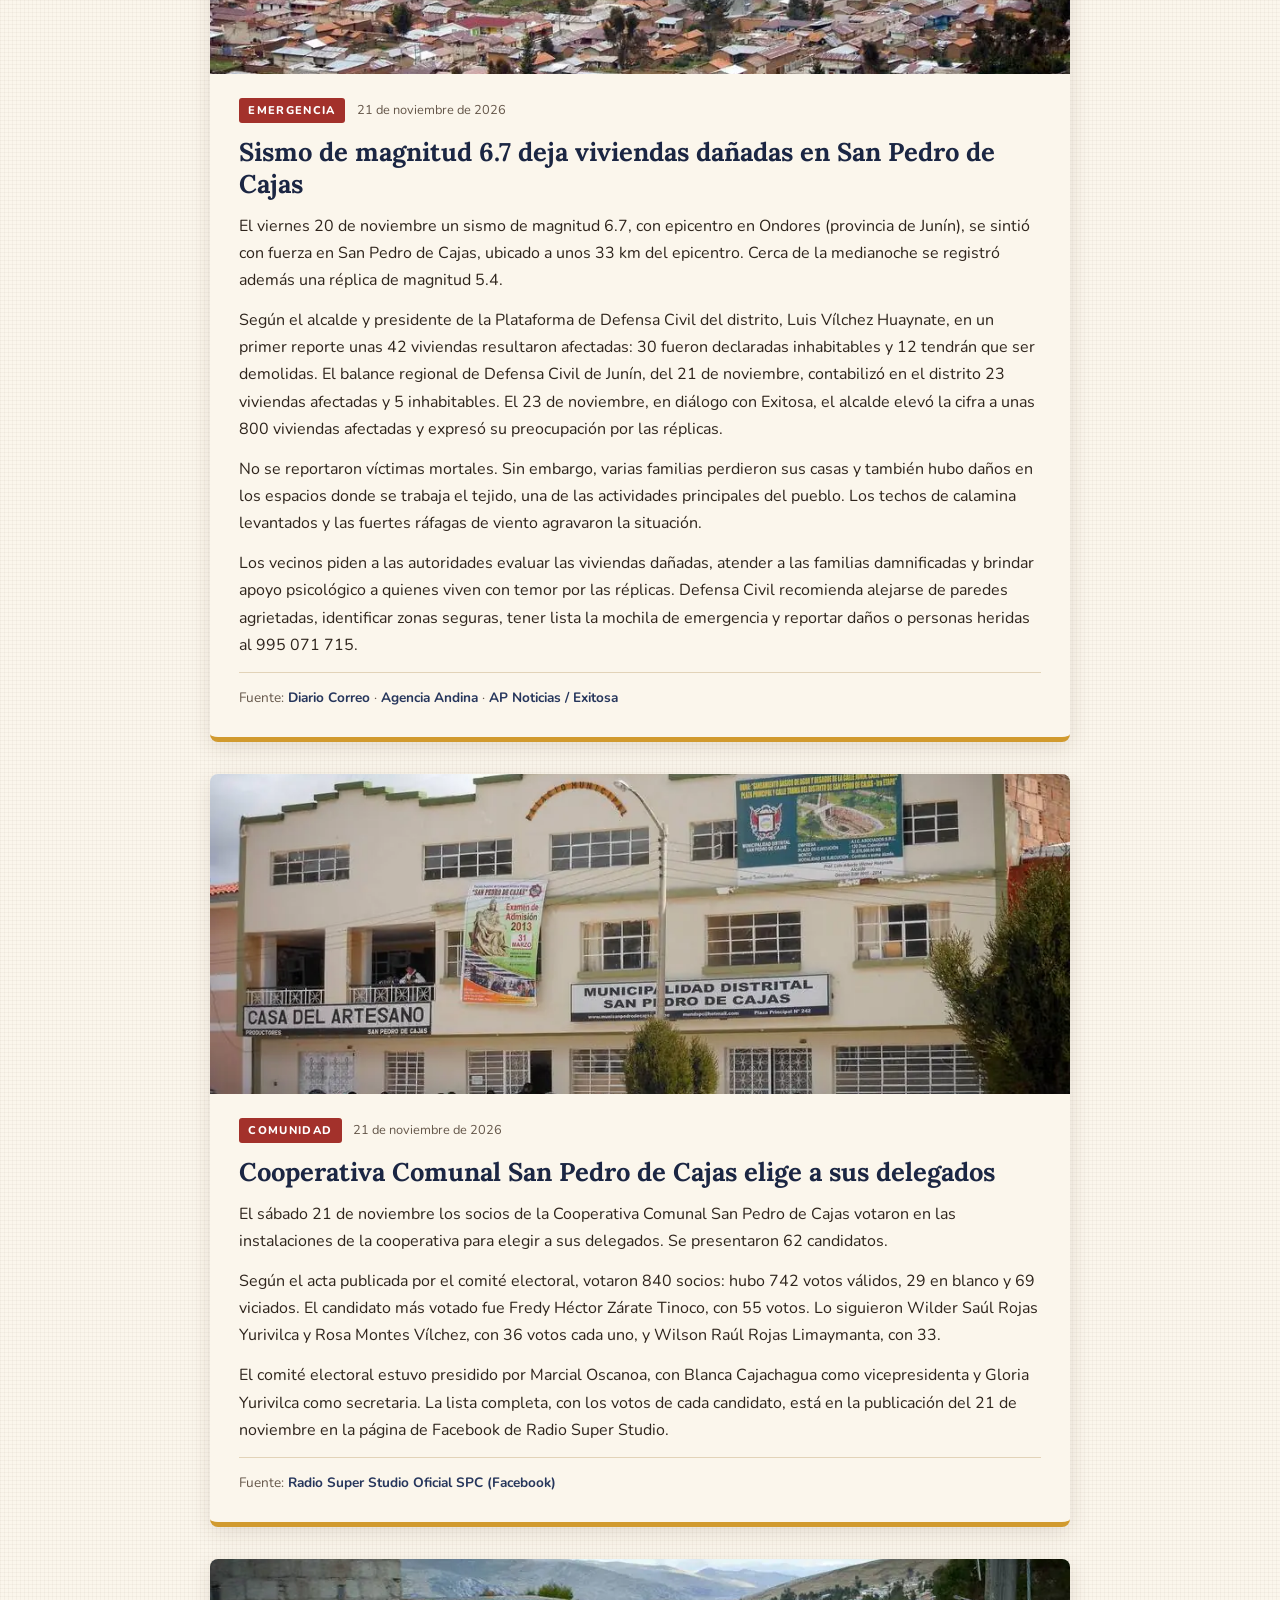
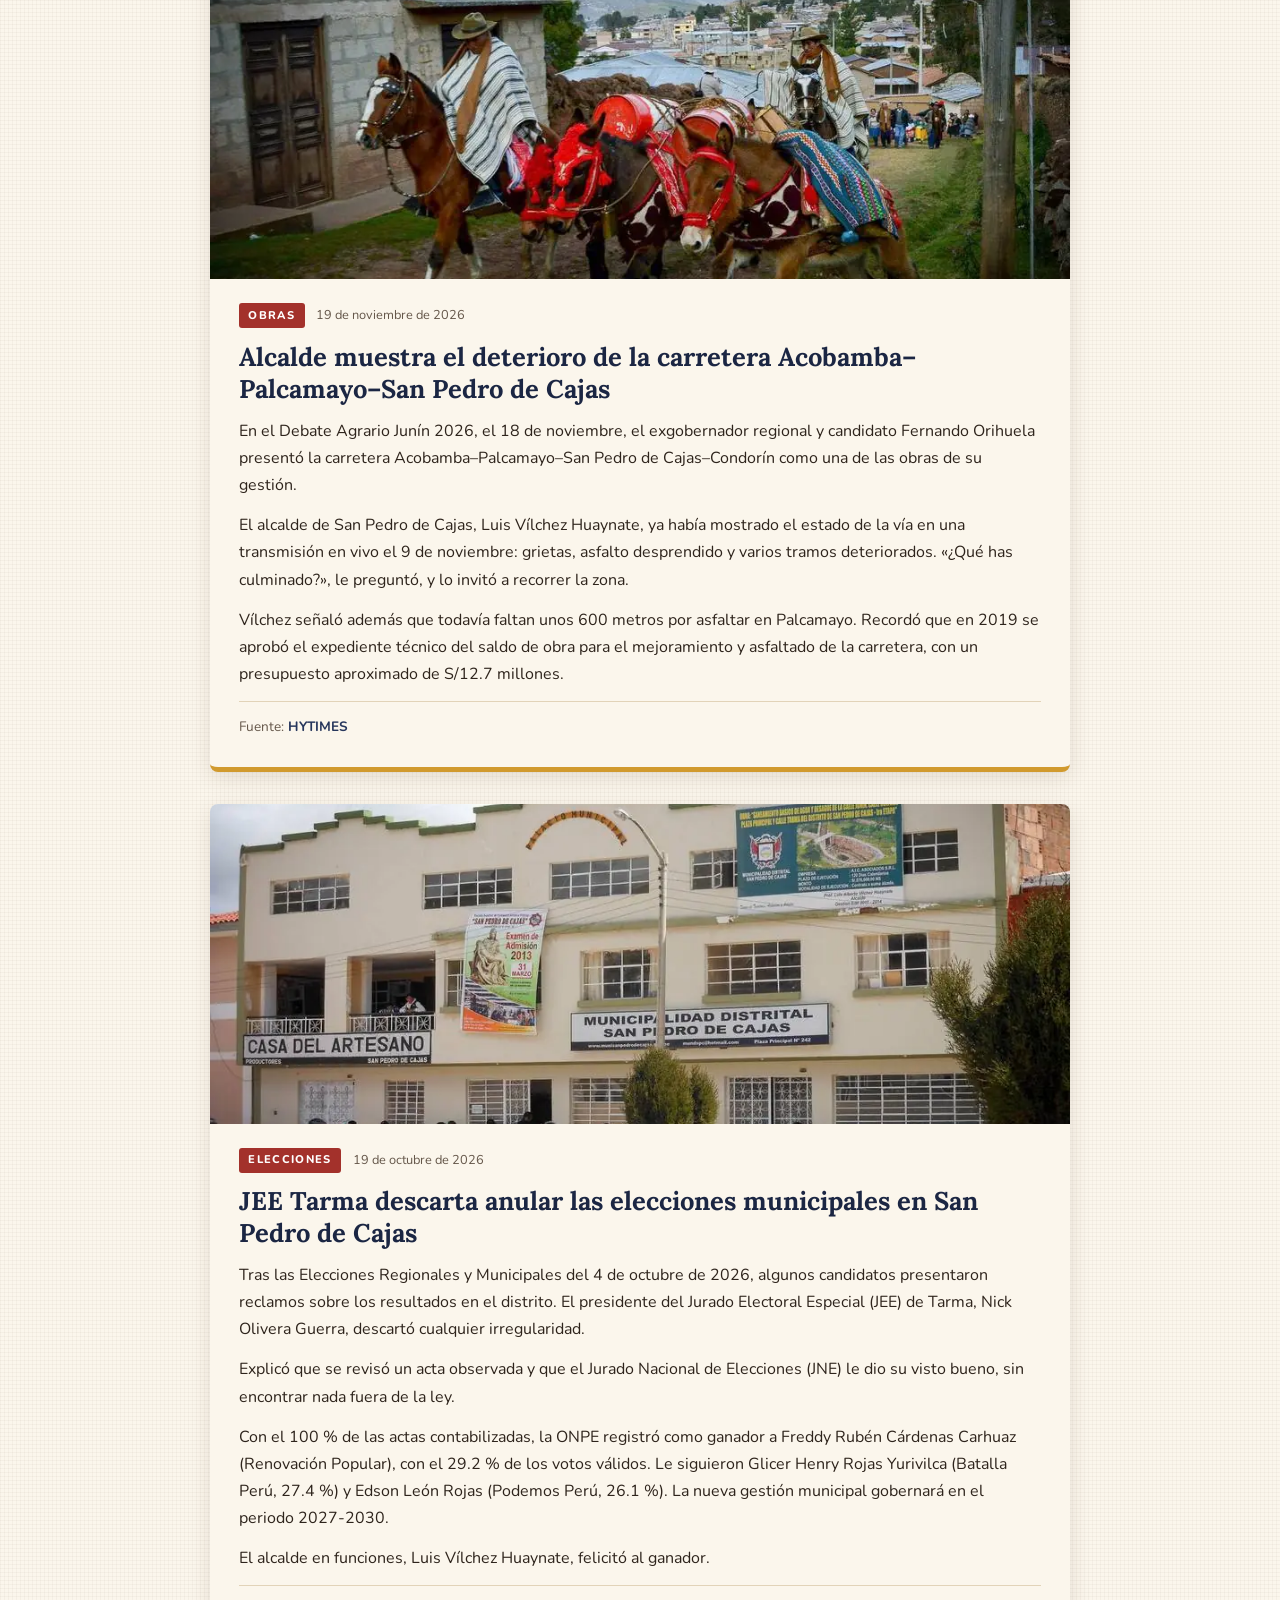
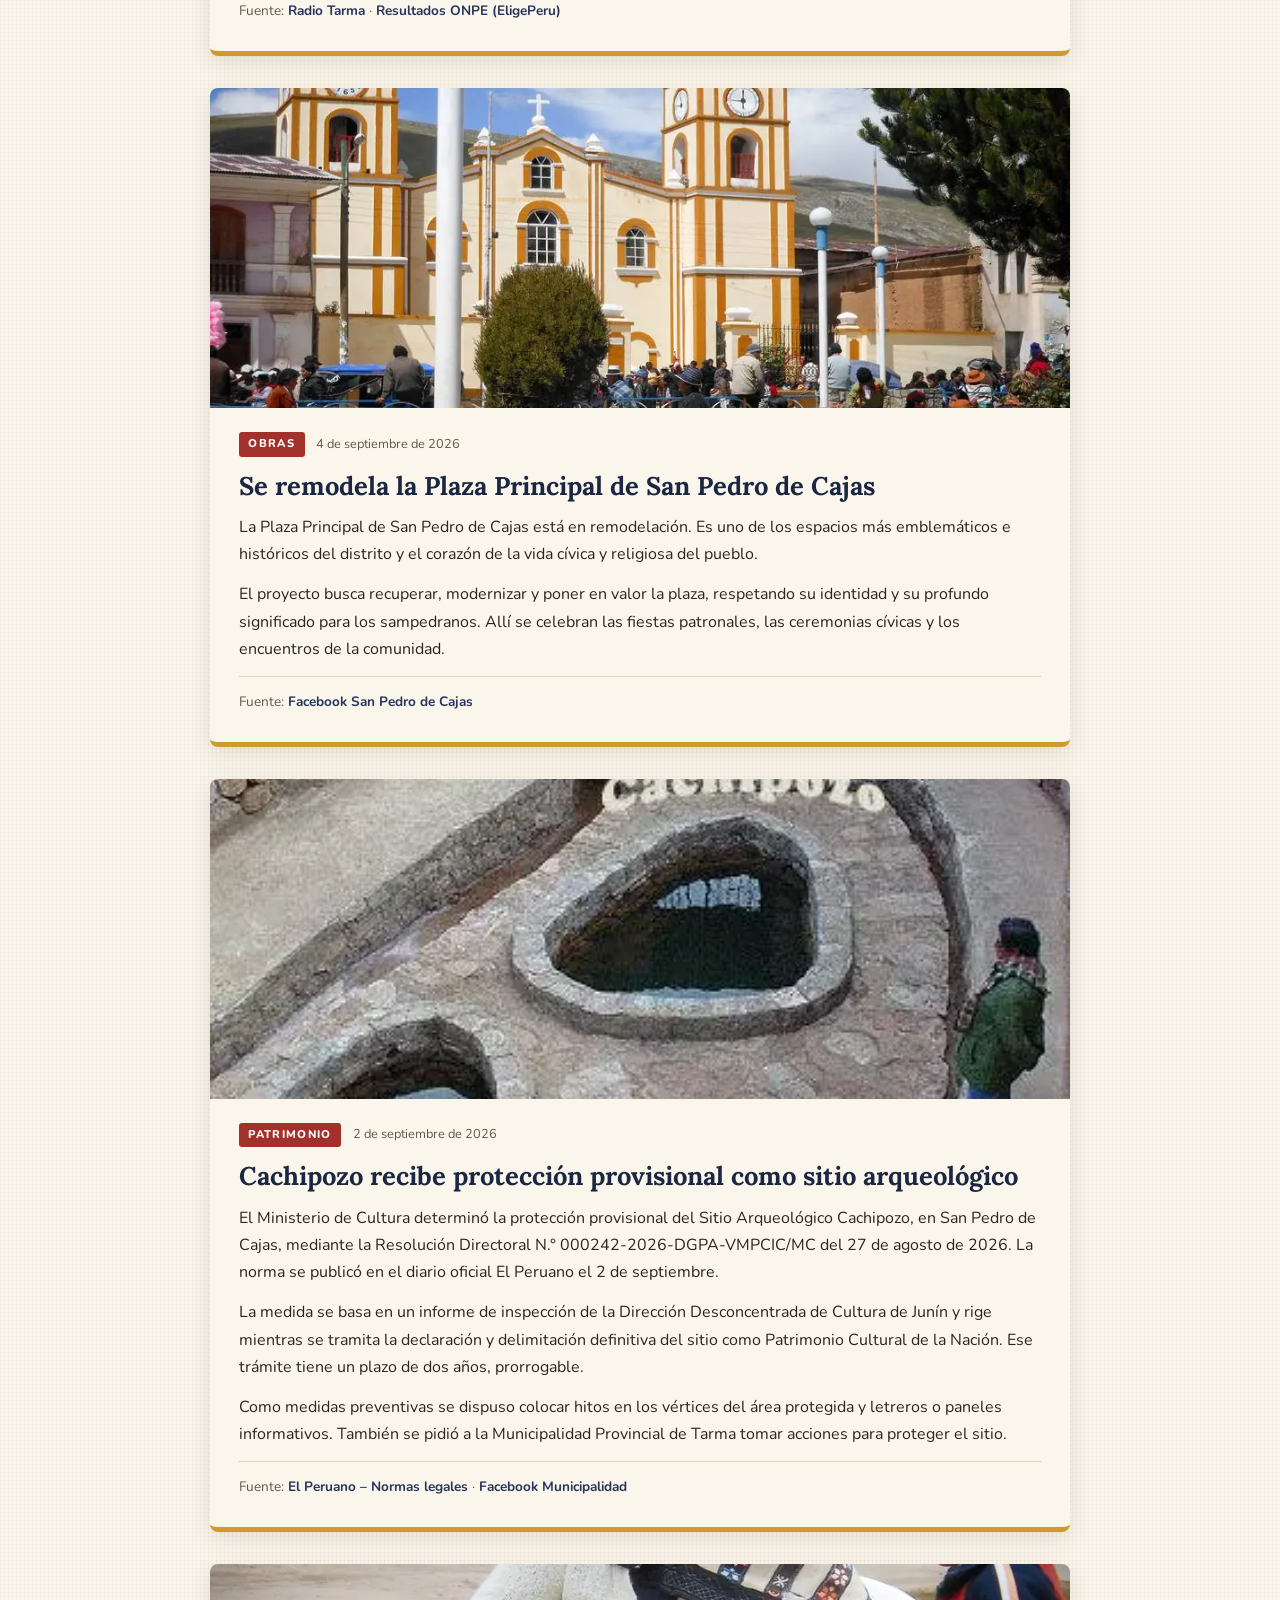
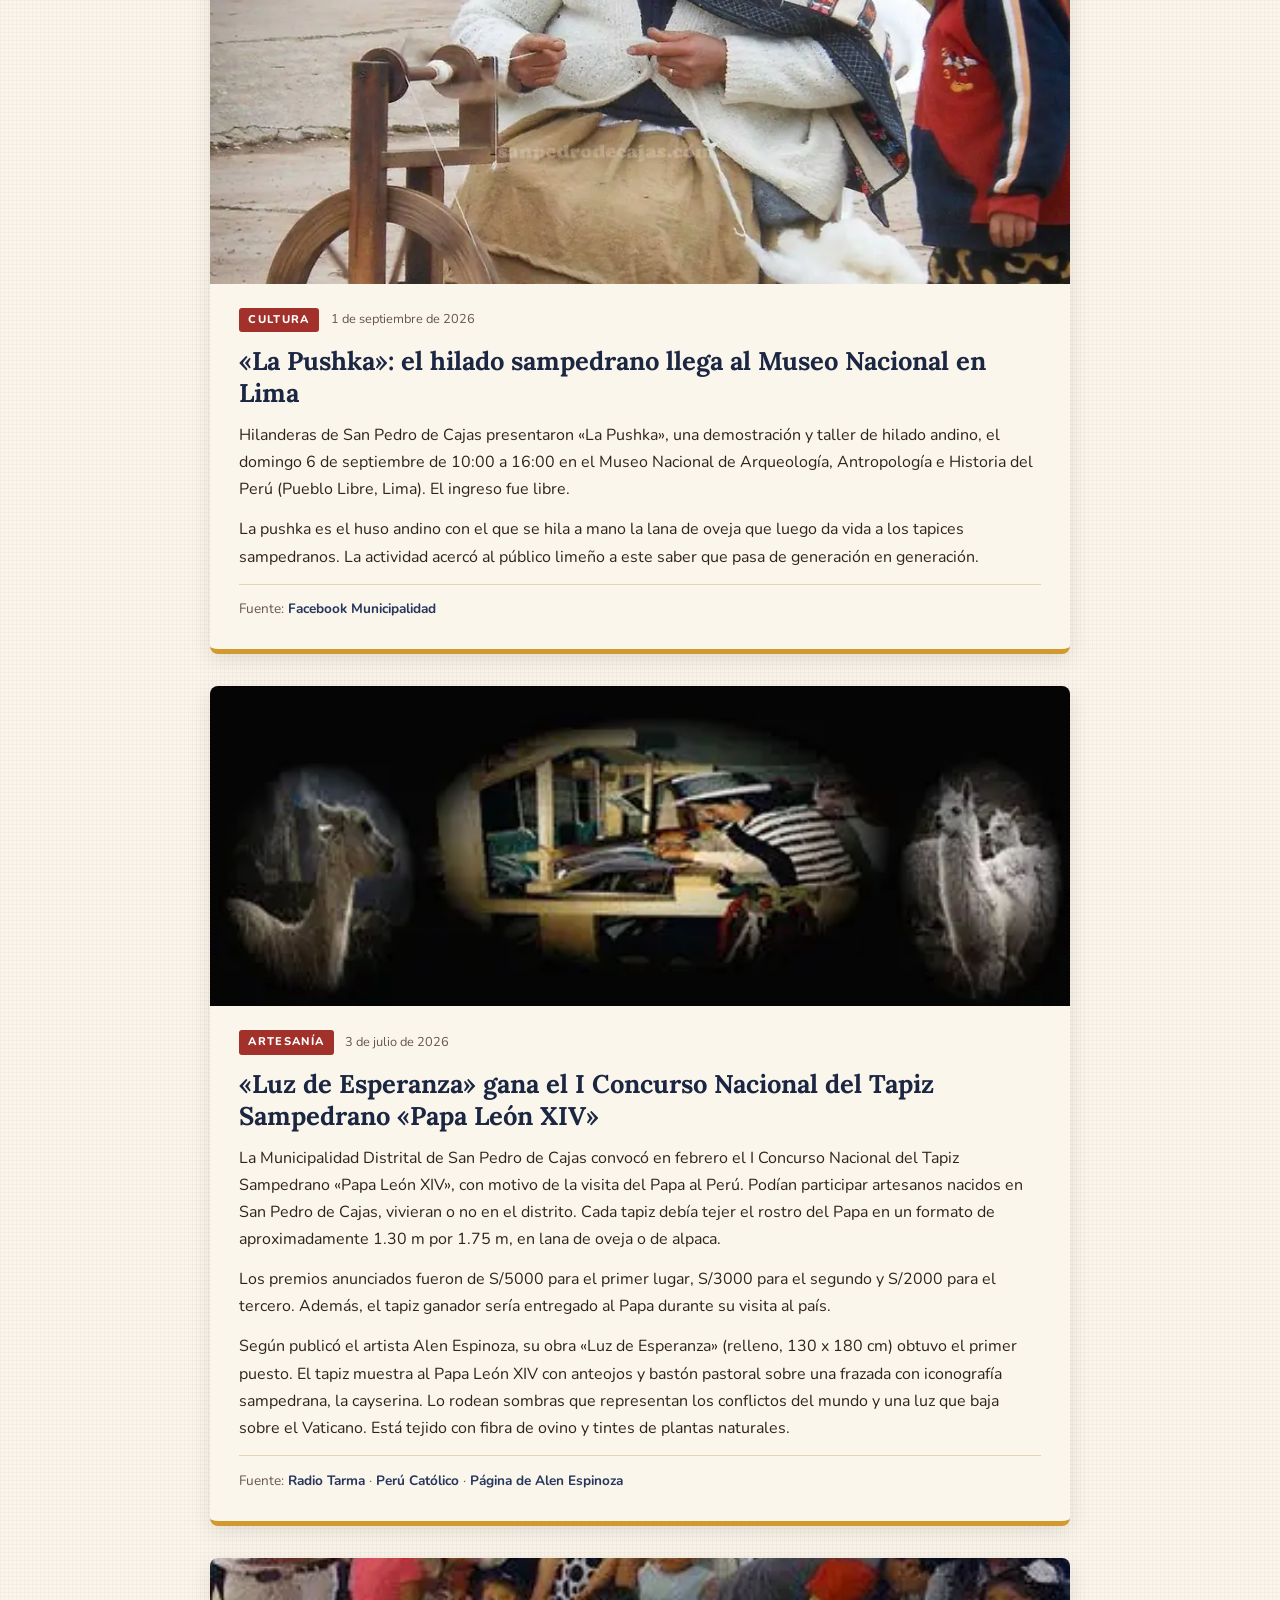
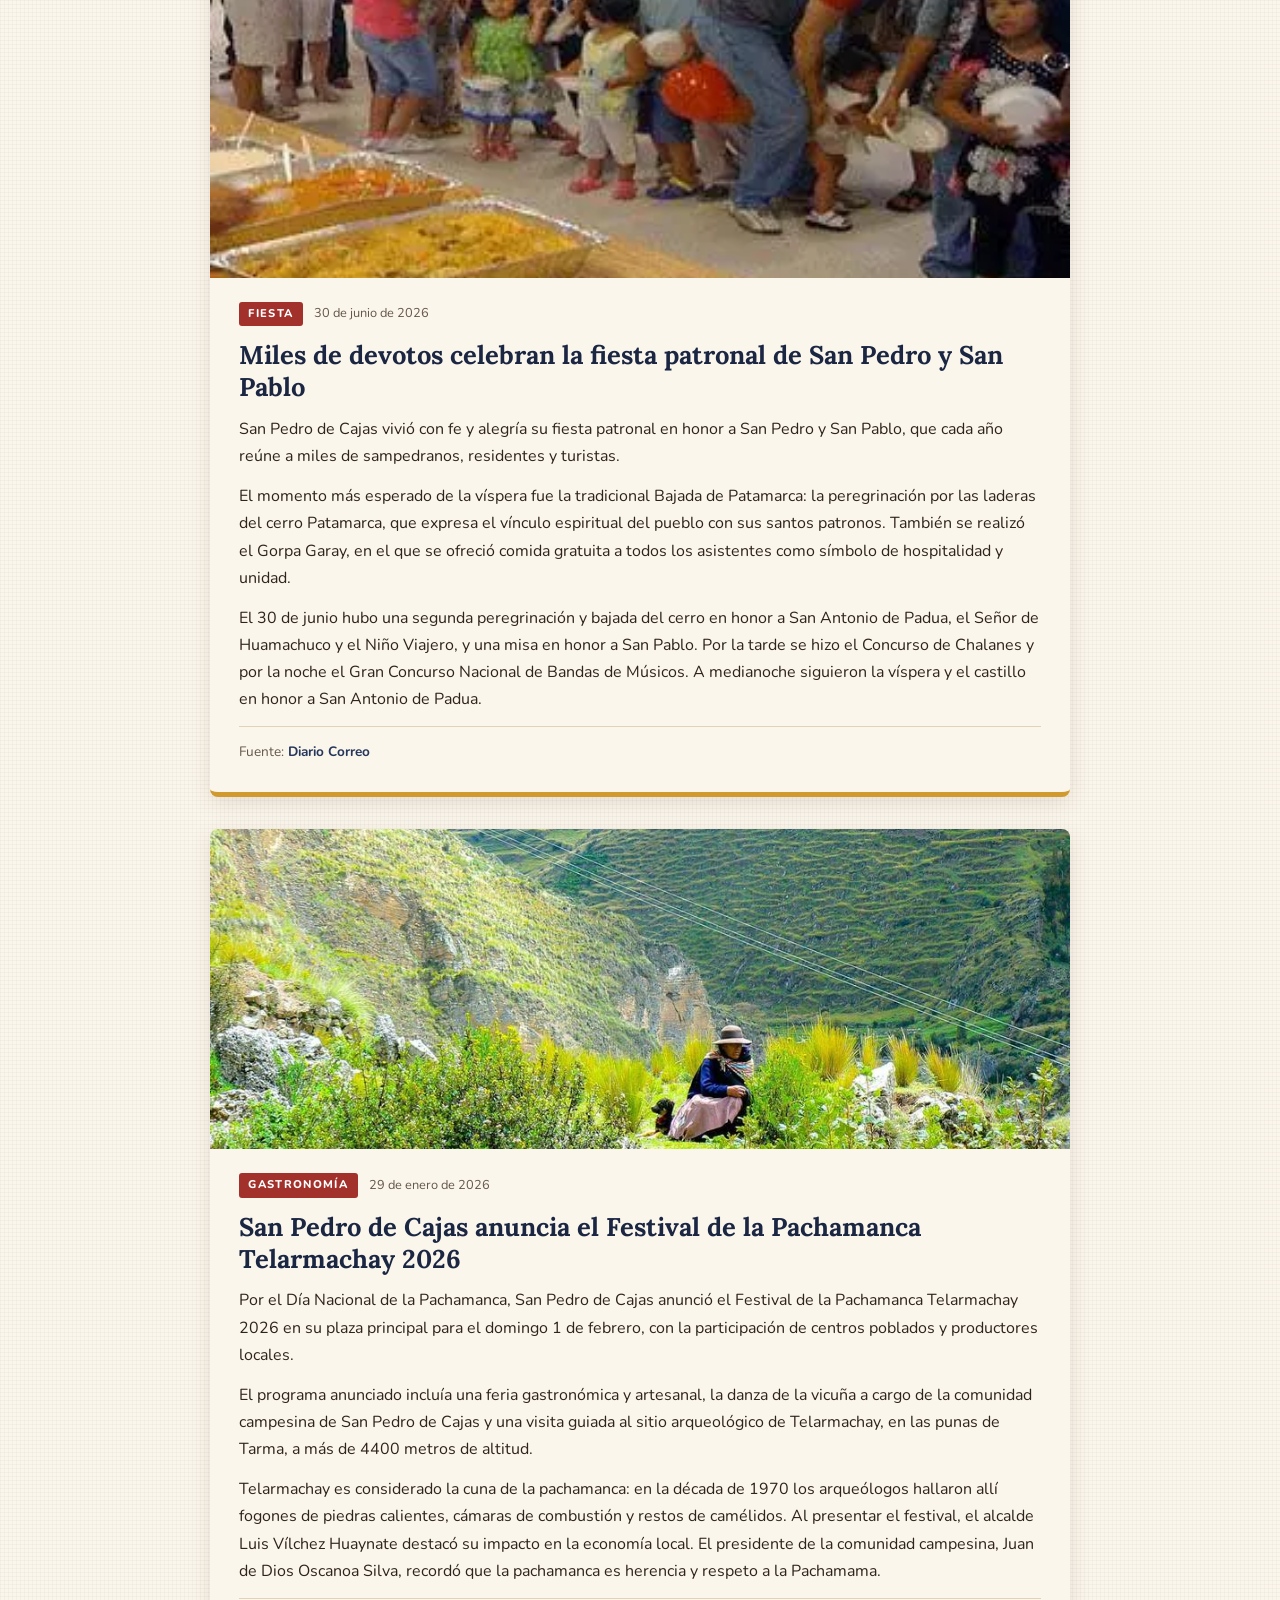
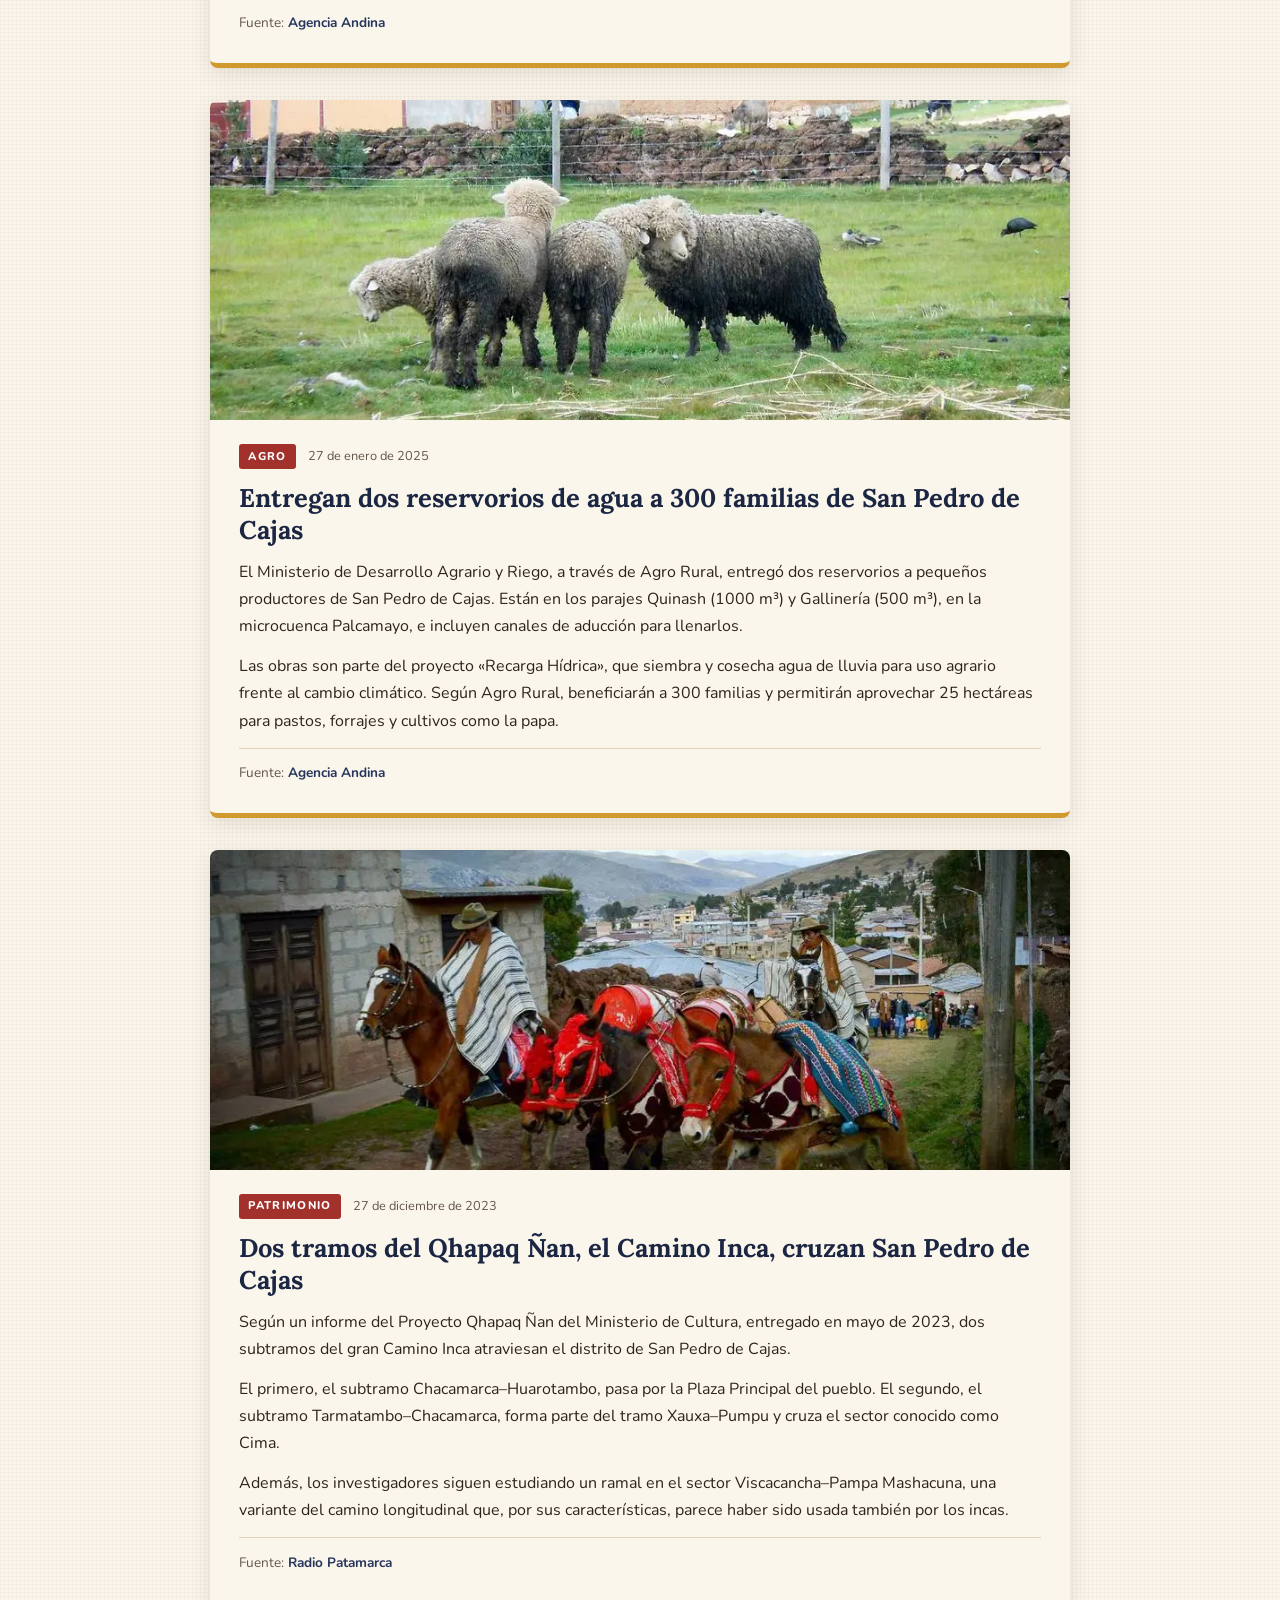
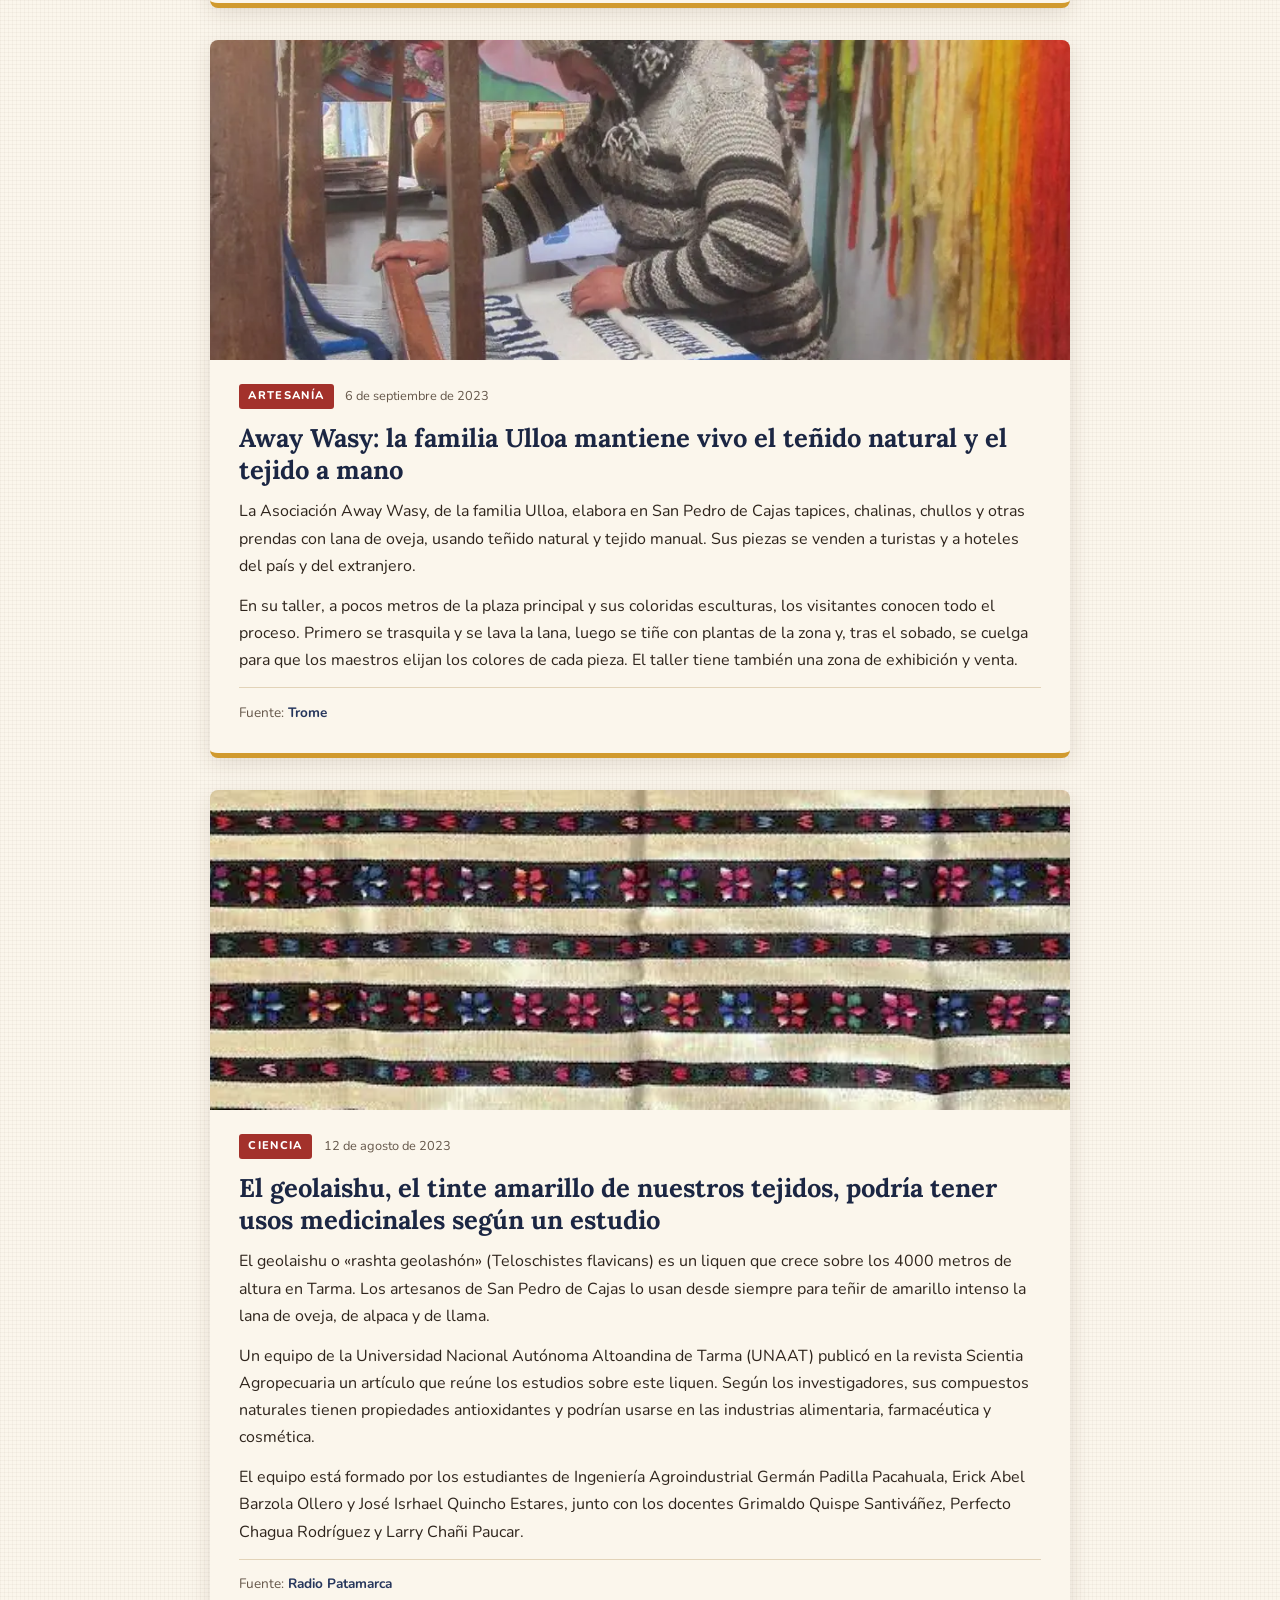
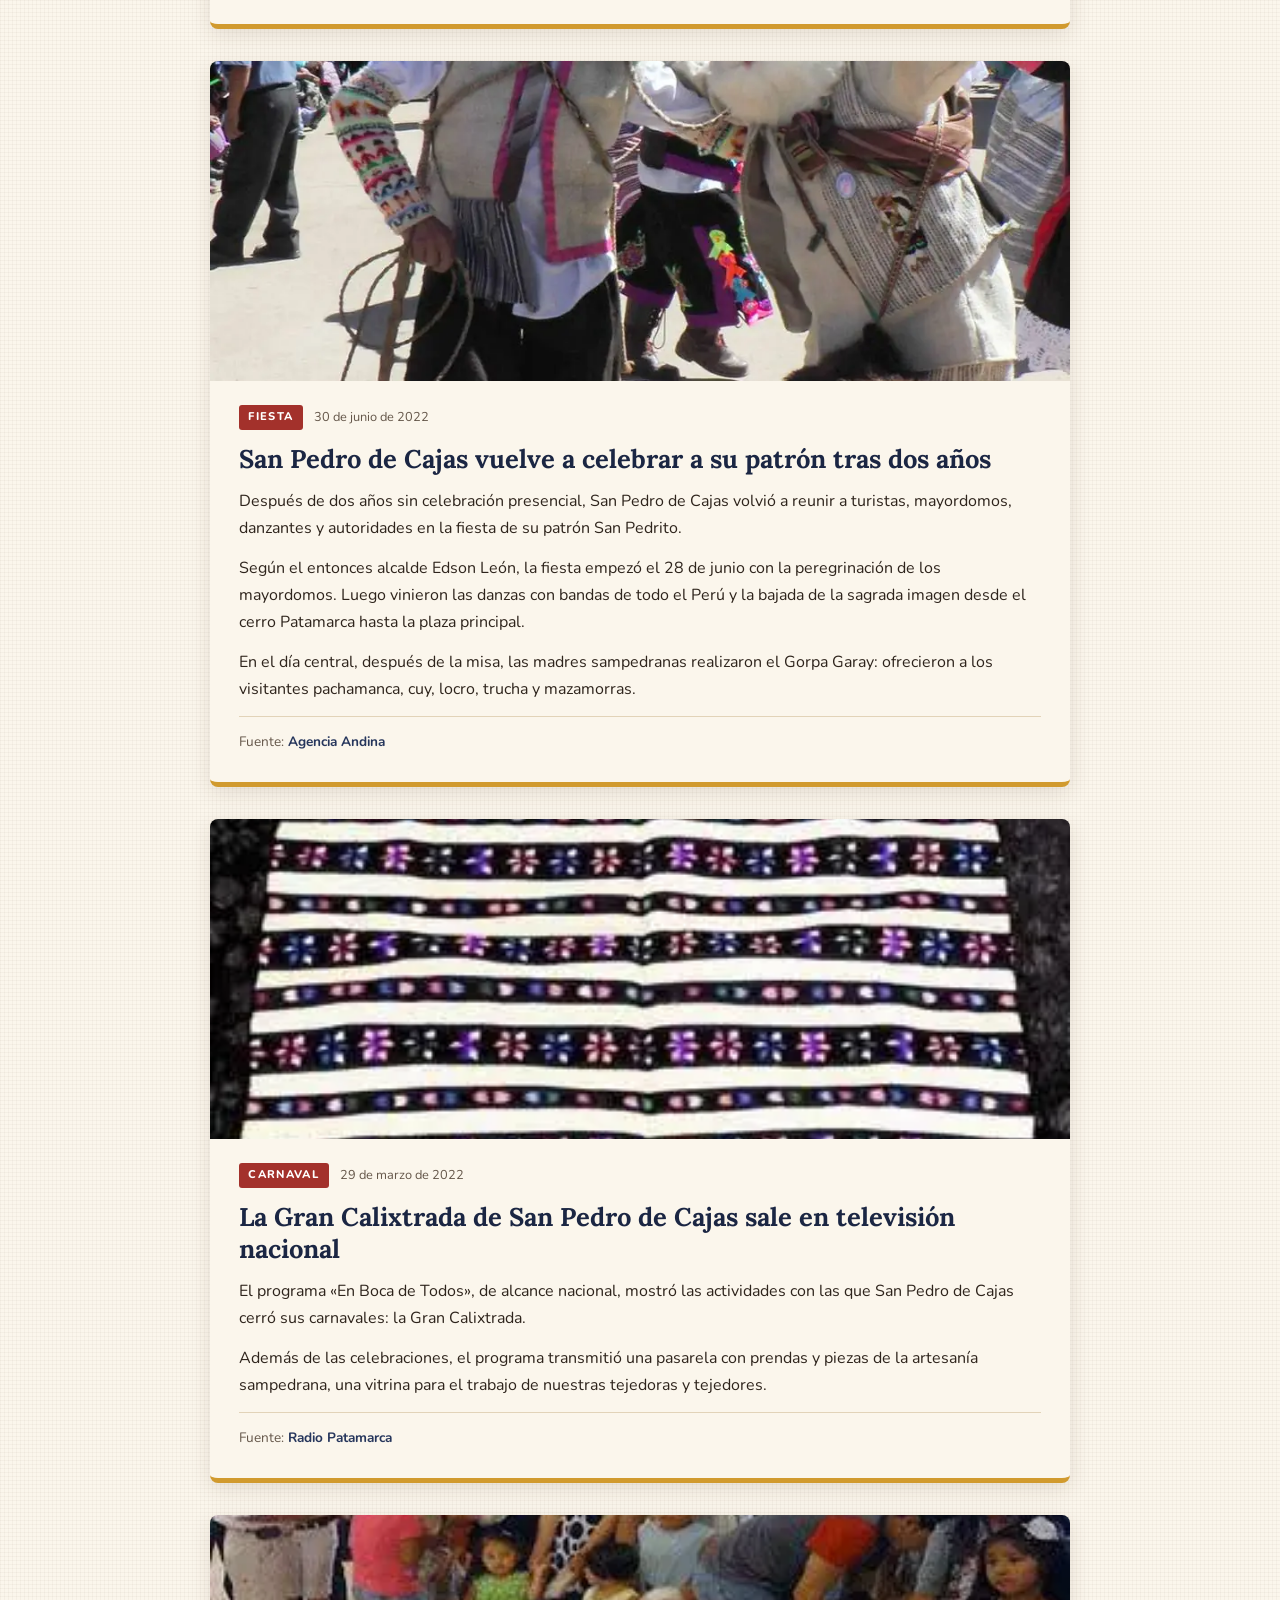
<file: noticias.html>
<!DOCTYPE html>
<html lang="es">
<head>
    <meta charset="UTF-8">
    <meta name="viewport" content="width=device-width, initial-scale=1.0">
    <title>Noticias | San Pedro de Cajas - Tarma, Junín, Perú</title>
    <meta name="description" content="Noticias de San Pedro de Cajas: actualidad, cultura, obras, patrimonio y avisos de la comunidad sampedrana.">
    <meta name="keywords" content="San Pedro de Cajas, Tarma, Junín, Perú, artesanos, tapices, turismo, hospedajes, radio en vivo">
    <meta name="theme-color" content="#A3312B">
    <meta property="og:title" content="Noticias de San Pedro de Cajas">
    <meta property="og:description" content="Archivo de noticias de San Pedro de Cajas: actualidad, cultura, obras, patrimonio y fiestas de la comunidad sampedrana.">
    <meta property="og:type" content="website">
    <link rel="icon" href="favicon.ico" sizes="any">
    <link rel="icon" type="image/png" sizes="32x32" href="favicon-32.png">
    <link rel="apple-touch-icon" href="apple-touch-icon.png">
    <link rel="manifest" href="site.webmanifest">
    <link rel="preconnect" href="https://fonts.googleapis.com">
    <link rel="preconnect" href="https://fonts.gstatic.com" crossorigin>
    <link rel="preload" as="style" href="https://fonts.googleapis.com/css2?family=Lora:wght@600;700&family=Nunito:wght@400;600;700&display=swap" onload="this.onload=null;this.rel='stylesheet'">
    <noscript><link rel="stylesheet" href="https://fonts.googleapis.com/css2?family=Lora:wght@600;700&family=Nunito:wght@400;600;700&display=swap"></noscript>
    <link rel="stylesheet" href="styles.css?v=20261127a">
</head>
<body>

    <a class="skip-link" href="#noticias-top">Saltar al contenido</a>

    <!-- ============ CABECERA ============ -->
    <header class="header">
        <div class="container header__inner">
            <a href="index.html#inicio" class="logo" aria-label="San Pedro de Cajas - Inicio">
                <span class="logo__mark" aria-hidden="true"></span>
                <span class="logo__text">
                    <strong>San Pedro de Cajas</strong>
                    <small>Tierra de Artesanos</small>
                </span>
            </a>

            <input type="checkbox" id="menu-toggle" class="menu-toggle" aria-label="Abrir menú" aria-controls="nav-principal">
            <label for="menu-toggle" class="menu-btn" aria-hidden="true">
                <span></span><span></span><span></span>
            </label>

            <nav id="nav-principal" class="nav" aria-label="Navegación principal">
                <ul>
                    <li><a href="index.html#inicio">Inicio</a></li>
                    <li class="nav__group">
                        <a href="noticias.html">Noticias</a>
                        <ul class="nav__sub" aria-label="Noticias">
                            <li><a href="noticias.html" aria-current="page">Noticias de San Pedro de Cajas</a></li>
                            <li><a href="region.html">Noticias de la región</a></li>
                            <li><a href="comunidad.html#enviar">Envía tu noticia</a></li>
                        </ul>
                    </li>
                    <li><a href="index.html#nosotros">Nosotros</a></li>
                    <li><a href="turismo.html">Turismo</a></li>
                    <li><a href="index.html#hospedajes">Hospedajes</a></li>
                    <li><a href="index.html#galeria">Galería</a></li>
                    <li><a href="index.html#paisajes">Paisajes</a></li>
                    <li><a href="gente.html">Nuestra Gente</a></li>
                    <li><a href="index.html#contacto" class="nav__cta">Contacto</a></li>
                </ul>
            </nav>
        </div>
    </header>

    <main id="noticias-top">
        <section class="section section--alt news-page">
            <div class="container container--narrow">
                <header class="section__head">
                    <p class="section__eyebrow">Noticias</p>
                    <h1>Noticias de San Pedro de Cajas</h1>
                    <p class="section__lead">Archivo de noticias del pueblo, redactadas a partir de las publicaciones oficiales y de los medios. Al final de cada noticia está su fuente.</p>
                </header>
                <p class="note"><a href="region.html"><strong>Noticias de la región: Tarma, Junín, La Oroya y Acobamba →</strong></a> · <a href="comunidad.html#enviar"><strong>Envía tu noticia →</strong></a></p>
                <section class="medios" aria-labelledby="medios-titulo">
                    <h2 id="medios-titulo" class="news-page__sub">Medios aliados</h2>
                    <p class="medios__lead">Radios de San Pedro de Cajas que informan sobre el pueblo. Varias noticias de este archivo salen de ellas.</p>
                    <div class="medios__grid">
                        <article class="medio">
                            <div class="medio__head">
                                <span class="medio__icon" aria-hidden="true">📻</span>
                                <div><h3>Radio Patamarca</h3><p class="medio__freq">100.7 FM · San Pedro de Cajas</p></div>
                            </div>
                            <p>Música y noticias, con un archivo de noticias del pueblo en su web.</p>
                            <audio class="medio__player" controls preload="none" src="https://radio.transmite.pe/9400/stream" aria-label="Escuchar Radio Patamarca en vivo"></audio>
                            <div class="medio__links">
                                <a class="medio__link" href="https://www.facebook.com/radiopatamarca" target="_blank" rel="noopener">Facebook</a>
                                <a class="medio__link" href="https://patamarca.com/" target="_blank" rel="noopener">Web</a>
                                <a class="medio__link" href="https://play.google.com/store/apps/details?id=com.dattape.patamarca" target="_blank" rel="noopener">App Android</a>
                            </div>
                        </article>
                        <article class="medio">
                            <div class="medio__head">
                                <span class="medio__icon" aria-hidden="true">📻</span>
                                <div><h3>Radio Super Studio</h3><p class="medio__freq">105.5 FM · San Pedro de Cajas</p></div>
                            </div>
                            <p>Noticias, avisos de la comunidad y de la Cooperativa Comunal, y música.</p>
                            <audio class="medio__player" controls preload="none" src="https://conectperu.com/8016/;" aria-label="Escuchar Radio Super Studio en vivo"></audio>
                            <div class="medio__links">
                                <a class="medio__link" href="https://www.facebook.com/RadioSuperStudioOficialSPC/" target="_blank" rel="noopener">Facebook</a>
                                <a class="medio__link" href="https://radiosuperstudiofm.com/" target="_blank" rel="noopener">Web</a>
                            </div>
                        </article>
                    </div>
                </section>
                <h2 class="news-page__sub">Todas las noticias</h2>
                <nav class="news-minis" aria-label="Índice de noticias">
                    <a class="news-mini" href="#sismo-junin-2026">
                        <picture><source type="image/webp" srcset="imagenes/panorama-aerea-480.webp 480w, imagenes/panorama-aerea-720.webp 720w, imagenes/panorama-aerea-960.webp 960w, imagenes/panorama-aerea.webp 1600w" sizes="(max-width: 700px) 45vw, 280px"><img src="imagenes/panorama-aerea.jpg" srcset="imagenes/panorama-aerea-480.jpg 480w, imagenes/panorama-aerea-720.jpg 720w, imagenes/panorama-aerea-960.jpg 960w, imagenes/panorama-aerea.jpg 1600w" sizes="(max-width: 700px) 45vw, 280px" alt="" loading="lazy"></picture>
                        <span class="news-mini__body">
                            <span class="news-mini__meta"><span class="news__tag">Emergencia</span> <time datetime="2026-11-21">21 de noviembre de 2026</time></span>
                            <strong>Sismo de magnitud 6.7 deja viviendas dañadas en San Pedro de Cajas</strong>
                        </span>
                    </a>
                    <a class="news-mini" href="#cooperativa-delegados-2026">
                        <picture><source type="image/webp" srcset="imagenes/comunidad-municipio-480.webp 480w, imagenes/comunidad-municipio-720.webp 720w, imagenes/comunidad-municipio-960.webp 960w, imagenes/comunidad-municipio.webp 1600w" sizes="(max-width: 700px) 45vw, 280px"><img src="imagenes/comunidad-municipio.jpg" srcset="imagenes/comunidad-municipio-480.jpg 480w, imagenes/comunidad-municipio-720.jpg 720w, imagenes/comunidad-municipio-960.jpg 960w, imagenes/comunidad-municipio.jpg 1600w" sizes="(max-width: 700px) 45vw, 280px" alt="" loading="lazy"></picture>
                        <span class="news-mini__body">
                            <span class="news-mini__meta"><span class="news__tag">Comunidad</span> <time datetime="2026-11-21">21 de noviembre de 2026</time></span>
                            <strong>Cooperativa Comunal San Pedro de Cajas elige a sus delegados</strong>
                        </span>
                    </a>
                    <a class="news-mini" href="#carretera-acobamba-san-pedro">
                        <picture><source type="image/webp" srcset="imagenes/arrieros-480.webp 480w, imagenes/arrieros-720.webp 720w, imagenes/arrieros-960.webp 960w, imagenes/arrieros.webp 1600w" sizes="(max-width: 700px) 45vw, 280px"><img src="imagenes/arrieros.jpg" srcset="imagenes/arrieros-480.jpg 480w, imagenes/arrieros-720.jpg 720w, imagenes/arrieros-960.jpg 960w, imagenes/arrieros.jpg 1600w" sizes="(max-width: 700px) 45vw, 280px" alt="" loading="lazy"></picture>
                        <span class="news-mini__body">
                            <span class="news-mini__meta"><span class="news__tag">Obras</span> <time datetime="2026-11-19">19 de noviembre de 2026</time></span>
                            <strong>Alcalde muestra el deterioro de la carretera Acobamba–Palcamayo–San Pedro de Cajas</strong>
                        </span>
                    </a>
                    <a class="news-mini" href="#elecciones-municipales-2026">
                        <picture><source type="image/webp" srcset="imagenes/comunidad-municipio-480.webp 480w, imagenes/comunidad-municipio-720.webp 720w, imagenes/comunidad-municipio-960.webp 960w, imagenes/comunidad-municipio.webp 1600w" sizes="(max-width: 700px) 45vw, 280px"><img src="imagenes/comunidad-municipio.jpg" srcset="imagenes/comunidad-municipio-480.jpg 480w, imagenes/comunidad-municipio-720.jpg 720w, imagenes/comunidad-municipio-960.jpg 960w, imagenes/comunidad-municipio.jpg 1600w" sizes="(max-width: 700px) 45vw, 280px" alt="" loading="lazy"></picture>
                        <span class="news-mini__body">
                            <span class="news-mini__meta"><span class="news__tag">Elecciones</span> <time datetime="2026-10-19">19 de octubre de 2026</time></span>
                            <strong>JEE Tarma descarta anular las elecciones municipales en San Pedro de Cajas</strong>
                        </span>
                    </a>
                    <a class="news-mini" href="#remodelacion-plaza-principal">
                        <picture><source type="image/webp" srcset="imagenes/plaza-san-pedro-480.webp 480w, imagenes/plaza-san-pedro-720.webp 720w, imagenes/plaza-san-pedro-960.webp 960w, imagenes/plaza-san-pedro.webp 1600w" sizes="(max-width: 700px) 45vw, 280px"><img src="imagenes/plaza-san-pedro.jpg" srcset="imagenes/plaza-san-pedro-480.jpg 480w, imagenes/plaza-san-pedro-720.jpg 720w, imagenes/plaza-san-pedro-960.jpg 960w, imagenes/plaza-san-pedro.jpg 1600w" sizes="(max-width: 700px) 45vw, 280px" alt="" loading="lazy"></picture>
                        <span class="news-mini__body">
                            <span class="news-mini__meta"><span class="news__tag">Obras</span> <time datetime="2026-09-04">4 de septiembre de 2026</time></span>
                            <strong>Se remodela la Plaza Principal de San Pedro de Cajas</strong>
                        </span>
                    </a>
                    <a class="news-mini" href="#cachipozo-proteccion-provisional">
                        <picture><source type="image/webp" srcset="imagenes/cachipozo.webp"><img src="imagenes/cachipozo.jpg" alt="" loading="lazy"></picture>
                        <span class="news-mini__body">
                            <span class="news-mini__meta"><span class="news__tag">Patrimonio</span> <time datetime="2026-09-02">2 de septiembre de 2026</time></span>
                            <strong>Cachipozo recibe protección provisional como sitio arqueológico</strong>
                        </span>
                    </a>
                    <a class="news-mini" href="#la-pushka-museo-nacional">
                        <picture><source type="image/webp" srcset="imagenes/hilandera-sanpedrana-480.webp 480w, imagenes/hilandera-sanpedrana-720.webp 720w, imagenes/hilandera-sanpedrana-960.webp 960w, imagenes/hilandera-sanpedrana.webp 1280w" sizes="(max-width: 700px) 45vw, 280px"><img src="imagenes/hilandera-sanpedrana.jpg" srcset="imagenes/hilandera-sanpedrana-480.jpg 480w, imagenes/hilandera-sanpedrana-720.jpg 720w, imagenes/hilandera-sanpedrana-960.jpg 960w, imagenes/hilandera-sanpedrana.jpg 1280w" sizes="(max-width: 700px) 45vw, 280px" alt="" loading="lazy"></picture>
                        <span class="news-mini__body">
                            <span class="news-mini__meta"><span class="news__tag">Cultura</span> <time datetime="2026-09-01">1 de septiembre de 2026</time></span>
                            <strong>«La Pushka»: el hilado sampedrano llega al Museo Nacional en Lima</strong>
                        </span>
                    </a>
                    <a class="news-mini" href="#tapiz-papa-leon-xiv">
                        <picture><source type="image/webp" srcset="imagenes/tapiz-diseno.webp"><img src="imagenes/tapiz-diseno.jpg" alt="" loading="lazy"></picture>
                        <span class="news-mini__body">
                            <span class="news-mini__meta"><span class="news__tag">Artesanía</span> <time datetime="2026-07-03">3 de julio de 2026</time></span>
                            <strong>«Luz de Esperanza» gana el I Concurso Nacional del Tapiz Sampedrano «Papa León XIV»</strong>
                        </span>
                    </a>
                    <a class="news-mini" href="#fiesta-patronal-2026">
                        <picture><source type="image/webp" srcset="imagenes/gorpagaray.webp"><img src="imagenes/gorpagaray.jpg" alt="" loading="lazy"></picture>
                        <span class="news-mini__body">
                            <span class="news-mini__meta"><span class="news__tag">Fiesta</span> <time datetime="2026-06-30">30 de junio de 2026</time></span>
                            <strong>Miles de devotos celebran la fiesta patronal de San Pedro y San Pablo</strong>
                        </span>
                    </a>
                    <a class="news-mini" href="#festival-pachamanca-telarmachay-2026">
                        <picture><source type="image/webp" srcset="imagenes/cordillera-480.jpg 480w, imagenes/cordillera-720.jpg 720w, imagenes/cordillera-960.jpg 960w, imagenes/cordillera.webp 1600w" sizes="(max-width: 700px) 45vw, 280px"><img src="imagenes/cordillera.jpg" srcset="imagenes/cordillera-480.jpg 480w, imagenes/cordillera-720.jpg 720w, imagenes/cordillera-960.jpg 960w, imagenes/cordillera.jpg 1600w" sizes="(max-width: 700px) 45vw, 280px" alt="" loading="lazy"></picture>
                        <span class="news-mini__body">
                            <span class="news-mini__meta"><span class="news__tag">Gastronomía</span> <time datetime="2026-01-29">29 de enero de 2026</time></span>
                            <strong>San Pedro de Cajas anuncia el Festival de la Pachamanca Telarmachay 2026</strong>
                        </span>
                    </a>
                    <a class="news-mini" href="#reservorios-agro-rural-2025">
                        <picture><source type="image/webp" srcset="imagenes/ovejas-480.webp 480w, imagenes/ovejas-720.webp 720w, imagenes/ovejas-960.webp 960w, imagenes/ovejas.webp 1600w" sizes="(max-width: 700px) 45vw, 280px"><img src="imagenes/ovejas.jpg" srcset="imagenes/ovejas-480.jpg 480w, imagenes/ovejas-720.jpg 720w, imagenes/ovejas-960.jpg 960w, imagenes/ovejas.jpg 1600w" sizes="(max-width: 700px) 45vw, 280px" alt="" loading="lazy"></picture>
                        <span class="news-mini__body">
                            <span class="news-mini__meta"><span class="news__tag">Agro</span> <time datetime="2025-01-27">27 de enero de 2025</time></span>
                            <strong>Entregan dos reservorios de agua a 300 familias de San Pedro de Cajas</strong>
                        </span>
                    </a>
                    <a class="news-mini" href="#qhapaq-nan-san-pedro-2023">
                        <picture><source type="image/webp" srcset="imagenes/arrieros-480.webp 480w, imagenes/arrieros-720.webp 720w, imagenes/arrieros-960.webp 960w, imagenes/arrieros.webp 1600w" sizes="(max-width: 700px) 45vw, 280px"><img src="imagenes/arrieros.jpg" srcset="imagenes/arrieros-480.jpg 480w, imagenes/arrieros-720.jpg 720w, imagenes/arrieros-960.jpg 960w, imagenes/arrieros.jpg 1600w" sizes="(max-width: 700px) 45vw, 280px" alt="" loading="lazy"></picture>
                        <span class="news-mini__body">
                            <span class="news-mini__meta"><span class="news__tag">Patrimonio</span> <time datetime="2023-12-27">27 de diciembre de 2023</time></span>
                            <strong>Dos tramos del Qhapaq Ñan, el Camino Inca, cruzan San Pedro de Cajas</strong>
                        </span>
                    </a>
                    <a class="news-mini" href="#away-wasy-tapices-2023">
                        <picture><source type="image/webp" srcset="imagenes/tejedora-telar-480.webp 480w, imagenes/tejedora-telar-720.webp 720w, imagenes/tejedora-telar-960.webp 960w, imagenes/tejedora-telar.webp 1140w" sizes="(max-width: 700px) 45vw, 280px"><img src="imagenes/tejedora-telar.jpg" srcset="imagenes/tejedora-telar-480.jpg 480w, imagenes/tejedora-telar-720.jpg 720w, imagenes/tejedora-telar-960.jpg 960w, imagenes/tejedora-telar.jpg 1140w" sizes="(max-width: 700px) 45vw, 280px" alt="" loading="lazy"></picture>
                        <span class="news-mini__body">
                            <span class="news-mini__meta"><span class="news__tag">Artesanía</span> <time datetime="2023-09-06">6 de septiembre de 2023</time></span>
                            <strong>Away Wasy: la familia Ulloa mantiene vivo el teñido natural y el tejido a mano</strong>
                        </span>
                    </a>
                    <a class="news-mini" href="#geolaishu-tinte-natural-2023">
                        <picture><source type="image/webp" srcset="imagenes/manta-sampedrana-480.webp 480w, imagenes/manta-sampedrana.webp 563w" sizes="(max-width: 700px) 45vw, 280px"><img src="imagenes/manta-sampedrana.jpg" srcset="imagenes/manta-sampedrana-480.jpg 480w, imagenes/manta-sampedrana.jpg 563w" sizes="(max-width: 700px) 45vw, 280px" alt="" loading="lazy"></picture>
                        <span class="news-mini__body">
                            <span class="news-mini__meta"><span class="news__tag">Ciencia</span> <time datetime="2023-08-12">12 de agosto de 2023</time></span>
                            <strong>El geolaishu, el tinte amarillo de nuestros tejidos, podría tener usos medicinales según un estudio</strong>
                        </span>
                    </a>
                    <a class="news-mini" href="#fiesta-patronal-2022">
                        <picture><source type="image/webp" srcset="imagenes/chutos-480.webp 480w, imagenes/chutos-720.webp 720w, imagenes/chutos-960.webp 960w, imagenes/chutos.webp 1200w" sizes="(max-width: 700px) 45vw, 280px"><img src="imagenes/chutos.jpg" srcset="imagenes/chutos-480.jpg 480w, imagenes/chutos-720.jpg 720w, imagenes/chutos-960.jpg 960w, imagenes/chutos.jpg 1200w" sizes="(max-width: 700px) 45vw, 280px" alt="" loading="lazy"></picture>
                        <span class="news-mini__body">
                            <span class="news-mini__meta"><span class="news__tag">Fiesta</span> <time datetime="2022-06-30">30 de junio de 2022</time></span>
                            <strong>San Pedro de Cajas vuelve a celebrar a su patrón tras dos años</strong>
                        </span>
                    </a>
                    <a class="news-mini" href="#gran-calixtrada-2022">
                        <picture><source type="image/webp" srcset="imagenes/manta-estrellas.webp"><img src="imagenes/manta-estrellas.jpg" alt="" loading="lazy"></picture>
                        <span class="news-mini__body">
                            <span class="news-mini__meta"><span class="news__tag">Carnaval</span> <time datetime="2022-03-29">29 de marzo de 2022</time></span>
                            <strong>La Gran Calixtrada de San Pedro de Cajas sale en televisión nacional</strong>
                        </span>
                    </a>
                    <a class="news-mini" href="#concurso-pachamanca-2021">
                        <picture><source type="image/webp" srcset="imagenes/gorpagaray.webp"><img src="imagenes/gorpagaray.jpg" alt="" loading="lazy"></picture>
                        <span class="news-mini__body">
                            <span class="news-mini__meta"><span class="news__tag">Gastronomía</span> <time datetime="2021-08-31">31 de agosto de 2021</time></span>
                            <strong>Acancocha gana el I Concurso de la Pachamanca en San Pedro de Cajas</strong>
                        </span>
                    </a>
                    <a class="news-mini" href="#ministro-cultura-visita-2021">
                        <picture><source type="image/webp" srcset="imagenes/hilanderas-480.webp 480w, imagenes/hilanderas-720.webp 720w, imagenes/hilanderas-960.webp 960w, imagenes/hilanderas.webp 1600w" sizes="(max-width: 700px) 45vw, 280px"><img src="imagenes/hilanderas.jpg" srcset="imagenes/hilanderas-480.jpg 480w, imagenes/hilanderas-720.jpg 720w, imagenes/hilanderas-960.jpg 960w, imagenes/hilanderas.jpg 1600w" sizes="(max-width: 700px) 45vw, 280px" alt="" loading="lazy"></picture>
                        <span class="news-mini__body">
                            <span class="news-mini__meta"><span class="news__tag">Cultura</span> <time datetime="2021-07-16">16 de julio de 2021</time></span>
                            <strong>El ministro de Cultura visita San Pedro de Cajas</strong>
                        </span>
                    </a>
                    <a class="news-mini" href="#tejer-la-vida-2018">
                        <picture><source type="image/webp" srcset="imagenes/hijas-hilanderas-480.webp 480w, imagenes/hijas-hilanderas-720.webp 720w, imagenes/hijas-hilanderas-960.webp 960w, imagenes/hijas-hilanderas.webp 1600w" sizes="(max-width: 700px) 45vw, 280px"><img src="imagenes/hijas-hilanderas.jpg" srcset="imagenes/hijas-hilanderas-480.jpg 480w, imagenes/hijas-hilanderas-720.jpg 720w, imagenes/hijas-hilanderas-960.jpg 960w, imagenes/hijas-hilanderas.jpg 1600w" sizes="(max-width: 700px) 45vw, 280px" alt="" loading="lazy"></picture>
                        <span class="news-mini__body">
                            <span class="news-mini__meta"><span class="news__tag">Artesanía</span> <time datetime="2018-09-13">13 de septiembre de 2018</time></span>
                            <strong>Tejer la vida: el arte textil de San Pedro de Cajas</strong>
                        </span>
                    </a>
                    <a class="news-mini" href="#expo-paisajes-sampedranos-2018">
                        <picture><source type="image/webp" srcset="imagenes/paisaje-cachipozo-480.webp 480w, imagenes/paisaje-cachipozo-720.webp 720w, imagenes/paisaje-cachipozo-960.webp 960w, imagenes/paisaje-cachipozo.webp 1600w" sizes="(max-width: 700px) 45vw, 280px"><img src="imagenes/paisaje-cachipozo.jpg" srcset="imagenes/paisaje-cachipozo-480.jpg 480w, imagenes/paisaje-cachipozo-720.jpg 720w, imagenes/paisaje-cachipozo-960.jpg 960w, imagenes/paisaje-cachipozo.jpg 1600w" sizes="(max-width: 700px) 45vw, 280px" alt="" loading="lazy"></picture>
                        <span class="news-mini__body">
                            <span class="news-mini__meta"><span class="news__tag">Arte</span> <time datetime="2018-06-24">24 de junio de 2018</time></span>
                            <strong>Anuncian la exposición de pintura «Paisajes Sampedranos» para la fiesta patronal</strong>
                        </span>
                    </a>
                    <a class="news-mini" href="#quiulladanza-navidad">
                        <picture><source type="image/webp" srcset="imagenes/coro-escolar-480.webp 480w, imagenes/coro-escolar-720.webp 720w, imagenes/coro-escolar-960.webp 960w, imagenes/coro-escolar.webp 1600w" sizes="(max-width: 700px) 45vw, 280px"><img src="imagenes/coro-escolar.jpg" srcset="imagenes/coro-escolar-480.jpg 480w, imagenes/coro-escolar-720.jpg 720w, imagenes/coro-escolar-960.jpg 960w, imagenes/coro-escolar.jpg 1600w" sizes="(max-width: 700px) 45vw, 280px" alt="" loading="lazy"></picture>
                        <span class="news-mini__body">
                            <span class="news-mini__meta"><span class="news__tag">Tradición</span> <time datetime="2017-01-07">7 de enero de 2017</time></span>
                            <strong>La Quiulladanza, la Navidad de San Pedro de Cajas</strong>
                        </span>
                    </a>
                    <a class="news-mini" href="#puente-matagoto-2016">
                        <picture><source type="image/webp" srcset="imagenes/catarata-pacchacoto-480.webp 480w, imagenes/catarata-pacchacoto-720.webp 720w, imagenes/catarata-pacchacoto-960.webp 960w, imagenes/catarata-pacchacoto.webp 1218w" sizes="(max-width: 700px) 45vw, 280px"><img src="imagenes/catarata-pacchacoto.jpg" srcset="imagenes/catarata-pacchacoto-480.jpg 480w, imagenes/catarata-pacchacoto-720.jpg 720w, imagenes/catarata-pacchacoto-960.jpg 960w, imagenes/catarata-pacchacoto.jpg 1218w" sizes="(max-width: 700px) 45vw, 280px" alt="" loading="lazy"></picture>
                        <span class="news-mini__body">
                            <span class="news-mini__meta"><span class="news__tag">Faena comunal</span> <time datetime="2016-12-29">29 de diciembre de 2016</time></span>
                            <strong>Comuneros del Barrio Segundo reconstruyen el puente de Matagoto</strong>
                        </span>
                    </a>
                </nav>
                <h2 class="news-page__sub">Noticias completas</h2>
                <article id="sismo-junin-2026" class="article">
                    <picture><source type="image/webp" srcset="imagenes/panorama-aerea-480.webp 480w, imagenes/panorama-aerea-720.webp 720w, imagenes/panorama-aerea-960.webp 960w, imagenes/panorama-aerea.webp 1600w" sizes="(max-width: 900px) 100vw, 900px"><img class="article__img" src="imagenes/panorama-aerea.jpg" srcset="imagenes/panorama-aerea-480.jpg 480w, imagenes/panorama-aerea-720.jpg 720w, imagenes/panorama-aerea-960.jpg 960w, imagenes/panorama-aerea.jpg 1600w" sizes="(max-width: 900px) 100vw, 900px" alt="Vista panorámica de San Pedro de Cajas (foto referencial)" loading="lazy"></picture>
                    <div class="article__body">
                        <div class="news__meta">
                            <span class="news__tag">Emergencia</span>
                            <time datetime="2026-11-21">21 de noviembre de 2026</time>
                        </div>
                        <h2>Sismo de magnitud 6.7 deja viviendas dañadas en San Pedro de Cajas</h2>
                        <p>El viernes 20 de noviembre un sismo de magnitud 6.7, con epicentro en Ondores (provincia de Junín), se sintió con fuerza en San Pedro de Cajas, ubicado a unos 33 km del epicentro. Cerca de la medianoche se registró además una réplica de magnitud 5.4.</p>
                        <p>Según el alcalde y presidente de la Plataforma de Defensa Civil del distrito, Luis Vílchez Huaynate, en un primer reporte unas 42 viviendas resultaron afectadas: 30 fueron declaradas inhabitables y 12 tendrán que ser demolidas. El balance regional de Defensa Civil de Junín, del 21 de noviembre, contabilizó en el distrito 23 viviendas afectadas y 5 inhabitables. El 23 de noviembre, en diálogo con Exitosa, el alcalde elevó la cifra a unas 800 viviendas afectadas y expresó su preocupación por las réplicas.</p>
                        <p>No se reportaron víctimas mortales. Sin embargo, varias familias perdieron sus casas y también hubo daños en los espacios donde se trabaja el tejido, una de las actividades principales del pueblo. Los techos de calamina levantados y las fuertes ráfagas de viento agravaron la situación.</p>
                        <p>Los vecinos piden a las autoridades evaluar las viviendas dañadas, atender a las familias damnificadas y brindar apoyo psicológico a quienes viven con temor por las réplicas. Defensa Civil recomienda alejarse de paredes agrietadas, identificar zonas seguras, tener lista la mochila de emergencia y reportar daños o personas heridas al 995 071 715.</p>
                        <p class="article__source">Fuente: <a href="https://diariocorreo.pe/edicion/huancayo/san-pedro-de-cajas-viviendas-colapsadas-y-familias-damnificadas-tras-fuerte-sismo-en-junin-noticia/" target="_blank" rel="noopener">Diario Correo</a> · <a href="https://andina.pe/agencia/noticia-temblor-magnitud-67-junin-deja-22-viviendas-inhabitables-y-105-afectadas-1100957.aspx" target="_blank" rel="noopener">Agencia Andina</a> · <a href="https://www.apnoticias.pe/video/alcalde-de-san-pedro-de-cajas-expresa-preocupacion-por-las-replicas-y-brinda-balance-de-danos-644557" target="_blank" rel="noopener">AP Noticias / Exitosa</a></p>
                    </div>
                </article>
                <article id="cooperativa-delegados-2026" class="article">
                    <picture><source type="image/webp" srcset="imagenes/comunidad-municipio-480.webp 480w, imagenes/comunidad-municipio-720.webp 720w, imagenes/comunidad-municipio-960.webp 960w, imagenes/comunidad-municipio.webp 1600w" sizes="(max-width: 900px) 100vw, 900px"><img class="article__img" src="imagenes/comunidad-municipio.jpg" srcset="imagenes/comunidad-municipio-480.jpg 480w, imagenes/comunidad-municipio-720.jpg 720w, imagenes/comunidad-municipio-960.jpg 960w, imagenes/comunidad-municipio.jpg 1600w" sizes="(max-width: 900px) 100vw, 900px" alt="Comuneros reunidos en San Pedro de Cajas (foto referencial)" loading="lazy"></picture>
                    <div class="article__body">
                        <div class="news__meta">
                            <span class="news__tag">Comunidad</span>
                            <time datetime="2026-11-21">21 de noviembre de 2026</time>
                        </div>
                        <h2>Cooperativa Comunal San Pedro de Cajas elige a sus delegados</h2>
                        <p>El sábado 21 de noviembre los socios de la Cooperativa Comunal San Pedro de Cajas votaron en las instalaciones de la cooperativa para elegir a sus delegados. Se presentaron 62 candidatos.</p>
                        <p>Según el acta publicada por el comité electoral, votaron 840 socios: hubo 742 votos válidos, 29 en blanco y 69 viciados. El candidato más votado fue Fredy Héctor Zárate Tinoco, con 55 votos. Lo siguieron Wilder Saúl Rojas Yurivilca y Rosa Montes Vílchez, con 36 votos cada uno, y Wilson Raúl Rojas Limaymanta, con 33.</p>
                        <p>El comité electoral estuvo presidido por Marcial Oscanoa, con Blanca Cajachagua como vicepresidenta y Gloria Yurivilca como secretaria. La lista completa, con los votos de cada candidato, está en la publicación del 21 de noviembre en la página de Facebook de Radio Super Studio.</p>
                        <p class="article__source">Fuente: <a href="https://www.facebook.com/RadioSuperStudioOficialSPC/" target="_blank" rel="noopener">Radio Super Studio Oficial SPC (Facebook)</a></p>
                    </div>
                </article>
                <article id="carretera-acobamba-san-pedro" class="article">
                    <picture><source type="image/webp" srcset="imagenes/arrieros-480.webp 480w, imagenes/arrieros-720.webp 720w, imagenes/arrieros-960.webp 960w, imagenes/arrieros.webp 1600w" sizes="(max-width: 900px) 100vw, 900px"><img class="article__img" src="imagenes/arrieros.jpg" srcset="imagenes/arrieros-480.jpg 480w, imagenes/arrieros-720.jpg 720w, imagenes/arrieros-960.jpg 960w, imagenes/arrieros.jpg 1600w" sizes="(max-width: 900px) 100vw, 900px" alt="Camino de altura en San Pedro de Cajas (foto referencial)" loading="lazy"></picture>
                    <div class="article__body">
                        <div class="news__meta">
                            <span class="news__tag">Obras</span>
                            <time datetime="2026-11-19">19 de noviembre de 2026</time>
                        </div>
                        <h2>Alcalde muestra el deterioro de la carretera Acobamba–Palcamayo–San Pedro de Cajas</h2>
                        <p>En el Debate Agrario Junín 2026, el 18 de noviembre, el exgobernador regional y candidato Fernando Orihuela presentó la carretera Acobamba–Palcamayo–San Pedro de Cajas–Condorín como una de las obras de su gestión.</p>
                        <p>El alcalde de San Pedro de Cajas, Luis Vílchez Huaynate, ya había mostrado el estado de la vía en una transmisión en vivo el 9 de noviembre: grietas, asfalto desprendido y varios tramos deteriorados. «¿Qué has culminado?», le preguntó, y lo invitó a recorrer la zona.</p>
                        <p>Vílchez señaló además que todavía faltan unos 600 metros por asfaltar en Palcamayo. Recordó que en 2019 se aprobó el expediente técnico del saldo de obra para el mejoramiento y asfaltado de la carretera, con un presupuesto aproximado de S/12.7 millones.</p>
                        <p class="article__source">Fuente: <a href="https://hytimes.pe/orihuela-saca-pecho-por-carretera-de-san-pedro-de-cajas-pero-alcalde-la-muestra-agrietada-y-con-huecos/" target="_blank" rel="noopener">HYTIMES</a></p>
                    </div>
                </article>
                <article id="elecciones-municipales-2026" class="article">
                    <picture><source type="image/webp" srcset="imagenes/comunidad-municipio-480.webp 480w, imagenes/comunidad-municipio-720.webp 720w, imagenes/comunidad-municipio-960.webp 960w, imagenes/comunidad-municipio.webp 1600w" sizes="(max-width: 900px) 100vw, 900px"><img class="article__img" src="imagenes/comunidad-municipio.jpg" srcset="imagenes/comunidad-municipio-480.jpg 480w, imagenes/comunidad-municipio-720.jpg 720w, imagenes/comunidad-municipio-960.jpg 960w, imagenes/comunidad-municipio.jpg 1600w" sizes="(max-width: 900px) 100vw, 900px" alt="Comunidad reunida frente a la municipalidad de San Pedro de Cajas" loading="lazy"></picture>
                    <div class="article__body">
                        <div class="news__meta">
                            <span class="news__tag">Elecciones</span>
                            <time datetime="2026-10-19">19 de octubre de 2026</time>
                        </div>
                        <h2>JEE Tarma descarta anular las elecciones municipales en San Pedro de Cajas</h2>
                        <p>Tras las Elecciones Regionales y Municipales del 4 de octubre de 2026, algunos candidatos presentaron reclamos sobre los resultados en el distrito. El presidente del Jurado Electoral Especial (JEE) de Tarma, Nick Olivera Guerra, descartó cualquier irregularidad.</p>
                        <p>Explicó que se revisó un acta observada y que el Jurado Nacional de Elecciones (JNE) le dio su visto bueno, sin encontrar nada fuera de la ley.</p>
                        <p>Con el 100 % de las actas contabilizadas, la ONPE registró como ganador a Freddy Rubén Cárdenas Carhuaz (Renovación Popular), con el 29.2 % de los votos válidos. Le siguieron Glicer Henry Rojas Yurivilca (Batalla Perú, 27.4 %) y Edson León Rojas (Podemos Perú, 26.1 %). La nueva gestión municipal gobernará en el periodo 2027-2030.</p>
                        <p>El alcalde en funciones, Luis Vílchez Huaynate, felicitó al ganador.</p>
                        <p class="article__source">Fuente: <a href="https://www.radiotarma.com/el-presidente-del-jee-tarma-descarto-cualquier-tipo-de-invalidacion-de-las-elecciones-en-san-pedro-de-cajas/" target="_blank" rel="noopener">Radio Tarma</a> · <a href="https://eligeperu.pe/encuesta-alcaldia-de-san-pedro-de-cajas-2026" target="_blank" rel="noopener">Resultados ONPE (EligePeru)</a></p>
                    </div>
                </article>
                <article id="remodelacion-plaza-principal" class="article">
                    <picture><source type="image/webp" srcset="imagenes/plaza-san-pedro-480.webp 480w, imagenes/plaza-san-pedro-720.webp 720w, imagenes/plaza-san-pedro-960.webp 960w, imagenes/plaza-san-pedro.webp 1600w" sizes="(max-width: 900px) 100vw, 900px"><img class="article__img" src="imagenes/plaza-san-pedro.jpg" srcset="imagenes/plaza-san-pedro-480.jpg 480w, imagenes/plaza-san-pedro-720.jpg 720w, imagenes/plaza-san-pedro-960.jpg 960w, imagenes/plaza-san-pedro.jpg 1600w" sizes="(max-width: 900px) 100vw, 900px" alt="Plaza Principal de San Pedro de Cajas en proceso de remodelación" loading="lazy"></picture>
                    <div class="article__body">
                        <div class="news__meta">
                            <span class="news__tag">Obras</span>
                            <time datetime="2026-09-04">4 de septiembre de 2026</time>
                        </div>
                        <h2>Se remodela la Plaza Principal de San Pedro de Cajas</h2>
                        <p>La Plaza Principal de San Pedro de Cajas está en remodelación. Es uno de los espacios más emblemáticos e históricos del distrito y el corazón de la vida cívica y religiosa del pueblo.</p>
                        <p>El proyecto busca recuperar, modernizar y poner en valor la plaza, respetando su identidad y su profundo significado para los sampedranos. Allí se celebran las fiestas patronales, las ceremonias cívicas y los encuentros de la comunidad.</p>
                        <p class="article__source">Fuente: <a href="https://www.facebook.com/permalink.php?story_fbid=pfbid021gVRkrjAGcUxDvXnfpdcKvWJx6TqD87RoTB1FbobawnPXNdih8mWMqbeDKcfrBTSl&amp;id=100089357196587" target="_blank" rel="noopener">Facebook San Pedro de Cajas</a></p>
                    </div>
                </article>
                <article id="cachipozo-proteccion-provisional" class="article">
                    <picture><source type="image/webp" srcset="imagenes/cachipozo.webp"><img class="article__img" src="imagenes/cachipozo.jpg" alt="Paisaje arqueológico de Cachipozo" loading="lazy"></picture>
                    <div class="article__body">
                        <div class="news__meta">
                            <span class="news__tag">Patrimonio</span>
                            <time datetime="2026-09-02">2 de septiembre de 2026</time>
                        </div>
                        <h2>Cachipozo recibe protección provisional como sitio arqueológico</h2>
                        <p>El Ministerio de Cultura determinó la protección provisional del Sitio Arqueológico Cachipozo, en San Pedro de Cajas, mediante la Resolución Directoral N.° 000242-2026-DGPA-VMPCIC/MC del 27 de agosto de 2026. La norma se publicó en el diario oficial El Peruano el 2 de septiembre.</p>
                        <p>La medida se basa en un informe de inspección de la Dirección Desconcentrada de Cultura de Junín y rige mientras se tramita la declaración y delimitación definitiva del sitio como Patrimonio Cultural de la Nación. Ese trámite tiene un plazo de dos años, prorrogable.</p>
                        <p>Como medidas preventivas se dispuso colocar hitos en los vértices del área protegida y letreros o paneles informativos. También se pidió a la Municipalidad Provincial de Tarma tomar acciones para proteger el sitio.</p>
                        <p class="article__source">Fuente: <a href="https://busquedas.elperuano.pe/dispositivo/NL/2549380-1" target="_blank" rel="noopener">El Peruano – Normas legales</a> · <a href="https://www.facebook.com/MuniSPC2023/posts/pfbid0yTJ7LLWsr3SxB7fHKiYyTRWS82QuWgm7J2qqfK3jsT5nFCCVPqcyECpNcDVNMoThl" target="_blank" rel="noopener">Facebook Municipalidad</a></p>
                    </div>
                </article>
                <article id="la-pushka-museo-nacional" class="article">
                    <picture><source type="image/webp" srcset="imagenes/hilandera-sanpedrana-480.webp 480w, imagenes/hilandera-sanpedrana-720.webp 720w, imagenes/hilandera-sanpedrana-960.webp 960w, imagenes/hilandera-sanpedrana.webp 1280w" sizes="(max-width: 900px) 100vw, 900px"><img class="article__img" src="imagenes/hilandera-sanpedrana.jpg" srcset="imagenes/hilandera-sanpedrana-480.jpg 480w, imagenes/hilandera-sanpedrana-720.jpg 720w, imagenes/hilandera-sanpedrana-960.jpg 960w, imagenes/hilandera-sanpedrana.jpg 1280w" sizes="(max-width: 900px) 100vw, 900px" alt="Hilandera sampedrana trabajando con lana" loading="lazy"></picture>
                    <div class="article__body">
                        <div class="news__meta">
                            <span class="news__tag">Cultura</span>
                            <time datetime="2026-09-01">1 de septiembre de 2026</time>
                        </div>
                        <h2>«La Pushka»: el hilado sampedrano llega al Museo Nacional en Lima</h2>
                        <p>Hilanderas de San Pedro de Cajas presentaron «La Pushka», una demostración y taller de hilado andino, el domingo 6 de septiembre de 10:00 a 16:00 en el Museo Nacional de Arqueología, Antropología e Historia del Perú (Pueblo Libre, Lima). El ingreso fue libre.</p>
                        <p>La pushka es el huso andino con el que se hila a mano la lana de oveja que luego da vida a los tapices sampedranos. La actividad acercó al público limeño a este saber que pasa de generación en generación.</p>
                        <p class="article__source">Fuente: <a href="https://www.facebook.com/MuniSPC2023/posts/pfbid02r5C3Gf4BCqWyGYVzNahjVnPBXpvupkEYBtnB35ddE5hxpkFZqzXfaVa1tZqjdkC1l" target="_blank" rel="noopener">Facebook Municipalidad</a></p>
                    </div>
                </article>
                <article id="tapiz-papa-leon-xiv" class="article">
                    <picture><source type="image/webp" srcset="imagenes/tapiz-diseno.webp"><img class="article__img" src="imagenes/tapiz-diseno.jpg" alt="Tapiz sampedrano tejido a mano (foto referencial)" loading="lazy"></picture>
                    <div class="article__body">
                        <div class="news__meta">
                            <span class="news__tag">Artesanía</span>
                            <time datetime="2026-07-03">3 de julio de 2026</time>
                        </div>
                        <h2>«Luz de Esperanza» gana el I Concurso Nacional del Tapiz Sampedrano «Papa León XIV»</h2>
                        <p>La Municipalidad Distrital de San Pedro de Cajas convocó en febrero el I Concurso Nacional del Tapiz Sampedrano «Papa León XIV», con motivo de la visita del Papa al Perú. Podían participar artesanos nacidos en San Pedro de Cajas, vivieran o no en el distrito. Cada tapiz debía tejer el rostro del Papa en un formato de aproximadamente 1.30 m por 1.75 m, en lana de oveja o de alpaca.</p>
                        <p>Los premios anunciados fueron de S/5000 para el primer lugar, S/3000 para el segundo y S/2000 para el tercero. Además, el tapiz ganador sería entregado al Papa durante su visita al país.</p>
                        <p>Según publicó el artista Alen Espinoza, su obra «Luz de Esperanza» (relleno, 130 x 180 cm) obtuvo el primer puesto. El tapiz muestra al Papa León XIV con anteojos y bastón pastoral sobre una frazada con iconografía sampedrana, la cayserina. Lo rodean sombras que representan los conflictos del mundo y una luz que baja sobre el Vaticano. Está tejido con fibra de ovino y tintes de plantas naturales.</p>
                        <p class="article__source">Fuente: <a href="https://www.radiotarma.com/se-prepara-el-primer-concurso-del-tapiz-sanpedrano-teniendo-como-motivo-al-papa/" target="_blank" rel="noopener">Radio Tarma</a> · <a href="https://perucatolico.com/tapiz-sampedrano-2026-concurso-nacional-papa-leon-xiv/" target="_blank" rel="noopener">Perú Católico</a> · <a href="https://www.gluseum.com/PE/San-Pedro-de-Cajas/1455480071421757/Alen-Espinoza" target="_blank" rel="noopener">Página de Alen Espinoza</a></p>
                    </div>
                </article>
                <article id="fiesta-patronal-2026" class="article">
                    <picture><source type="image/webp" srcset="imagenes/gorpagaray.webp"><img class="article__img" src="imagenes/gorpagaray.jpg" alt="Gorpa Garay durante la fiesta patronal de San Pedro de Cajas" loading="lazy"></picture>
                    <div class="article__body">
                        <div class="news__meta">
                            <span class="news__tag">Fiesta</span>
                            <time datetime="2026-06-30">30 de junio de 2026</time>
                        </div>
                        <h2>Miles de devotos celebran la fiesta patronal de San Pedro y San Pablo</h2>
                        <p>San Pedro de Cajas vivió con fe y alegría su fiesta patronal en honor a San Pedro y San Pablo, que cada año reúne a miles de sampedranos, residentes y turistas.</p>
                        <p>El momento más esperado de la víspera fue la tradicional Bajada de Patamarca: la peregrinación por las laderas del cerro Patamarca, que expresa el vínculo espiritual del pueblo con sus santos patronos. También se realizó el Gorpa Garay, en el que se ofreció comida gratuita a todos los asistentes como símbolo de hospitalidad y unidad.</p>
                        <p>El 30 de junio hubo una segunda peregrinación y bajada del cerro en honor a San Antonio de Padua, el Señor de Huamachuco y el Niño Viajero, y una misa en honor a San Pablo. Por la tarde se hizo el Concurso de Chalanes y por la noche el Gran Concurso Nacional de Bandas de Músicos. A medianoche siguieron la víspera y el castillo en honor a San Antonio de Padua.</p>
                        <p class="article__source">Fuente: <a href="https://diariocorreo.pe/edicion/huancayo/miles-de-devotos-en-fiesta-de-san-pedro-de-cajas-en-tarma-noticia/" target="_blank" rel="noopener">Diario Correo</a></p>
                    </div>
                </article>
                <article id="festival-pachamanca-telarmachay-2026" class="article">
                    <picture><source type="image/webp" srcset="imagenes/cordillera-480.jpg 480w, imagenes/cordillera-720.jpg 720w, imagenes/cordillera-960.jpg 960w, imagenes/cordillera.webp 1600w" sizes="(max-width: 900px) 100vw, 900px"><img class="article__img" src="imagenes/cordillera.jpg" srcset="imagenes/cordillera-480.jpg 480w, imagenes/cordillera-720.jpg 720w, imagenes/cordillera-960.jpg 960w, imagenes/cordillera.jpg 1600w" sizes="(max-width: 900px) 100vw, 900px" alt="Punas y cordillera de San Pedro de Cajas (foto referencial)" loading="lazy"></picture>
                    <div class="article__body">
                        <div class="news__meta">
                            <span class="news__tag">Gastronomía</span>
                            <time datetime="2026-01-29">29 de enero de 2026</time>
                        </div>
                        <h2>San Pedro de Cajas anuncia el Festival de la Pachamanca Telarmachay 2026</h2>
                        <p>Por el Día Nacional de la Pachamanca, San Pedro de Cajas anunció el Festival de la Pachamanca Telarmachay 2026 en su plaza principal para el domingo 1 de febrero, con la participación de centros poblados y productores locales.</p>
                        <p>El programa anunciado incluía una feria gastronómica y artesanal, la danza de la vicuña a cargo de la comunidad campesina de San Pedro de Cajas y una visita guiada al sitio arqueológico de Telarmachay, en las punas de Tarma, a más de 4400 metros de altitud.</p>
                        <p>Telarmachay es considerado la cuna de la pachamanca: en la década de 1970 los arqueólogos hallaron allí fogones de piedras calientes, cámaras de combustión y restos de camélidos. Al presentar el festival, el alcalde Luis Vílchez Huaynate destacó su impacto en la economía local. El presidente de la comunidad campesina, Juan de Dios Oscanoa Silva, recordó que la pachamanca es herencia y respeto a la Pachamama.</p>
                        <p class="article__source">Fuente: <a href="https://andina.pe/agencia/noticia-dia-de-pachamanca-san-pedro-cajas-celebrara-cuna-milenaria-del-metodo-coccion-1061242.aspx" target="_blank" rel="noopener">Agencia Andina</a></p>
                    </div>
                </article>
                <article id="reservorios-agro-rural-2025" class="article">
                    <picture><source type="image/webp" srcset="imagenes/ovejas-480.webp 480w, imagenes/ovejas-720.webp 720w, imagenes/ovejas-960.webp 960w, imagenes/ovejas.webp 1600w" sizes="(max-width: 900px) 100vw, 900px"><img class="article__img" src="imagenes/ovejas.jpg" srcset="imagenes/ovejas-480.jpg 480w, imagenes/ovejas-720.jpg 720w, imagenes/ovejas-960.jpg 960w, imagenes/ovejas.jpg 1600w" sizes="(max-width: 900px) 100vw, 900px" alt="Ovejas pastando en las praderas de San Pedro de Cajas" loading="lazy"></picture>
                    <div class="article__body">
                        <div class="news__meta">
                            <span class="news__tag">Agro</span>
                            <time datetime="2025-01-27">27 de enero de 2025</time>
                        </div>
                        <h2>Entregan dos reservorios de agua a 300 familias de San Pedro de Cajas</h2>
                        <p>El Ministerio de Desarrollo Agrario y Riego, a través de Agro Rural, entregó dos reservorios a pequeños productores de San Pedro de Cajas. Están en los parajes Quinash (1000 m³) y Gallinería (500 m³), en la microcuenca Palcamayo, e incluyen canales de aducción para llenarlos.</p>
                        <p>Las obras son parte del proyecto «Recarga Hídrica», que siembra y cosecha agua de lluvia para uso agrario frente al cambio climático. Según Agro Rural, beneficiarán a 300 familias y permitirán aprovechar 25 hectáreas para pastos, forrajes y cultivos como la papa.</p>
                        <p class="article__source">Fuente: <a href="https://andina.pe/agencia/noticia-junin-gobierno-entrega-dos-reservorios-san-pedro-cajas-a-favor-300-familias-1016488.aspx" target="_blank" rel="noopener">Agencia Andina</a></p>
                    </div>
                </article>
                <article id="qhapaq-nan-san-pedro-2023" class="article">
                    <picture><source type="image/webp" srcset="imagenes/arrieros-480.webp 480w, imagenes/arrieros-720.webp 720w, imagenes/arrieros-960.webp 960w, imagenes/arrieros.webp 1600w" sizes="(max-width: 900px) 100vw, 900px"><img class="article__img" src="imagenes/arrieros.jpg" srcset="imagenes/arrieros-480.jpg 480w, imagenes/arrieros-720.jpg 720w, imagenes/arrieros-960.jpg 960w, imagenes/arrieros.jpg 1600w" sizes="(max-width: 900px) 100vw, 900px" alt="Camino de altura en San Pedro de Cajas (foto referencial)" loading="lazy"></picture>
                    <div class="article__body">
                        <div class="news__meta">
                            <span class="news__tag">Patrimonio</span>
                            <time datetime="2023-12-27">27 de diciembre de 2023</time>
                        </div>
                        <h2>Dos tramos del Qhapaq Ñan, el Camino Inca, cruzan San Pedro de Cajas</h2>
                        <p>Según un informe del Proyecto Qhapaq Ñan del Ministerio de Cultura, entregado en mayo de 2023, dos subtramos del gran Camino Inca atraviesan el distrito de San Pedro de Cajas.</p>
                        <p>El primero, el subtramo Chacamarca–Huarotambo, pasa por la Plaza Principal del pueblo. El segundo, el subtramo Tarmatambo–Chacamarca, forma parte del tramo Xauxa–Pumpu y cruza el sector conocido como Cima.</p>
                        <p>Además, los investigadores siguen estudiando un ramal en el sector Viscacancha–Pampa Mashacuna, una variante del camino longitudinal que, por sus características, parece haber sido usada también por los incas.</p>
                        <p class="article__source">Fuente: <a href="https://www.patamarca.com/2023/12/27/dos-subtramos-principales-del-qhapaq-nan-conocido-como-el-camino-inca-atraviesan-el-distrito-de-san-pedro-de-cajas-en-tarma/" target="_blank" rel="noopener">Radio Patamarca</a></p>
                    </div>
                </article>
                <article id="away-wasy-tapices-2023" class="article">
                    <picture><source type="image/webp" srcset="imagenes/tejedora-telar-480.webp 480w, imagenes/tejedora-telar-720.webp 720w, imagenes/tejedora-telar-960.webp 960w, imagenes/tejedora-telar.webp 1140w" sizes="(max-width: 900px) 100vw, 900px"><img class="article__img" src="imagenes/tejedora-telar.jpg" srcset="imagenes/tejedora-telar-480.jpg 480w, imagenes/tejedora-telar-720.jpg 720w, imagenes/tejedora-telar-960.jpg 960w, imagenes/tejedora-telar.jpg 1140w" sizes="(max-width: 900px) 100vw, 900px" alt="Tejedora sampedrana trabajando en el telar" loading="lazy"></picture>
                    <div class="article__body">
                        <div class="news__meta">
                            <span class="news__tag">Artesanía</span>
                            <time datetime="2023-09-06">6 de septiembre de 2023</time>
                        </div>
                        <h2>Away Wasy: la familia Ulloa mantiene vivo el teñido natural y el tejido a mano</h2>
                        <p>La Asociación Away Wasy, de la familia Ulloa, elabora en San Pedro de Cajas tapices, chalinas, chullos y otras prendas con lana de oveja, usando teñido natural y tejido manual. Sus piezas se venden a turistas y a hoteles del país y del extranjero.</p>
                        <p>En su taller, a pocos metros de la plaza principal y sus coloridas esculturas, los visitantes conocen todo el proceso. Primero se trasquila y se lava la lana, luego se tiñe con plantas de la zona y, tras el sobado, se cuelga para que los maestros elijan los colores de cada pieza. El taller tiene también una zona de exhibición y venta.</p>
                        <p class="article__source">Fuente: <a href="https://trome.com/emprende-trome/away-wasy-y-su-gran-trabajo-para-resguardar-las-tecnicas-del-tenido-natural-y-el-tejido-tan-valorado-en-el-mundo-imp-noticia/" target="_blank" rel="noopener">Trome</a></p>
                    </div>
                </article>
                <article id="geolaishu-tinte-natural-2023" class="article">
                    <picture><source type="image/webp" srcset="imagenes/manta-sampedrana-480.webp 480w, imagenes/manta-sampedrana.webp 563w" sizes="(max-width: 900px) 100vw, 900px"><img class="article__img" src="imagenes/manta-sampedrana.jpg" srcset="imagenes/manta-sampedrana-480.jpg 480w, imagenes/manta-sampedrana.jpg 563w" sizes="(max-width: 900px) 100vw, 900px" alt="Manta sampedrana teñida con tintes naturales" loading="lazy"></picture>
                    <div class="article__body">
                        <div class="news__meta">
                            <span class="news__tag">Ciencia</span>
                            <time datetime="2023-08-12">12 de agosto de 2023</time>
                        </div>
                        <h2>El geolaishu, el tinte amarillo de nuestros tejidos, podría tener usos medicinales según un estudio</h2>
                        <p>El geolaishu o «rashta geolashón» (Teloschistes flavicans) es un liquen que crece sobre los 4000 metros de altura en Tarma. Los artesanos de San Pedro de Cajas lo usan desde siempre para teñir de amarillo intenso la lana de oveja, de alpaca y de llama.</p>
                        <p>Un equipo de la Universidad Nacional Autónoma Altoandina de Tarma (UNAAT) publicó en la revista Scientia Agropecuaria un artículo que reúne los estudios sobre este liquen. Según los investigadores, sus compuestos naturales tienen propiedades antioxidantes y podrían usarse en las industrias alimentaria, farmacéutica y cosmética.</p>
                        <p>El equipo está formado por los estudiantes de Ingeniería Agroindustrial Germán Padilla Pacahuala, Erick Abel Barzola Ollero y José Isrhael Quincho Estares, junto con los docentes Grimaldo Quispe Santiváñez, Perfecto Chagua Rodríguez y Larry Chañi Paucar.</p>
                        <p class="article__source">Fuente: <a href="https://www.patamarca.com/2023/08/12/geolausho-no-solo-es-un-tinte-natural-y-estudio-analiza-sus-propiedades-medicinales/" target="_blank" rel="noopener">Radio Patamarca</a></p>
                    </div>
                </article>
                <article id="fiesta-patronal-2022" class="article">
                    <picture><source type="image/webp" srcset="imagenes/chutos-480.webp 480w, imagenes/chutos-720.webp 720w, imagenes/chutos-960.webp 960w, imagenes/chutos.webp 1200w" sizes="(max-width: 900px) 100vw, 900px"><img class="article__img" src="imagenes/chutos.jpg" srcset="imagenes/chutos-480.jpg 480w, imagenes/chutos-720.jpg 720w, imagenes/chutos-960.jpg 960w, imagenes/chutos.jpg 1200w" sizes="(max-width: 900px) 100vw, 900px" alt="Danzantes en la fiesta patronal de San Pedro de Cajas" loading="lazy"></picture>
                    <div class="article__body">
                        <div class="news__meta">
                            <span class="news__tag">Fiesta</span>
                            <time datetime="2022-06-30">30 de junio de 2022</time>
                        </div>
                        <h2>San Pedro de Cajas vuelve a celebrar a su patrón tras dos años</h2>
                        <p>Después de dos años sin celebración presencial, San Pedro de Cajas volvió a reunir a turistas, mayordomos, danzantes y autoridades en la fiesta de su patrón San Pedrito.</p>
                        <p>Según el entonces alcalde Edson León, la fiesta empezó el 28 de junio con la peregrinación de los mayordomos. Luego vinieron las danzas con bandas de todo el Perú y la bajada de la sagrada imagen desde el cerro Patamarca hasta la plaza principal.</p>
                        <p>En el día central, después de la misa, las madres sampedranas realizaron el Gorpa Garay: ofrecieron a los visitantes pachamanca, cuy, locro, trucha y mazamorras.</p>
                        <p class="article__source">Fuente: <a href="https://andina.pe/agencia/noticia-junin-san-pedro-cajas-celebro-a-su-patron-entre-bailes-y-degustacion-platos-tipicos-899524.aspx" target="_blank" rel="noopener">Agencia Andina</a></p>
                    </div>
                </article>
                <article id="gran-calixtrada-2022" class="article">
                    <picture><source type="image/webp" srcset="imagenes/manta-estrellas.webp"><img class="article__img" src="imagenes/manta-estrellas.jpg" alt="Manta sampedrana de colores (foto referencial)" loading="lazy"></picture>
                    <div class="article__body">
                        <div class="news__meta">
                            <span class="news__tag">Carnaval</span>
                            <time datetime="2022-03-29">29 de marzo de 2022</time>
                        </div>
                        <h2>La Gran Calixtrada de San Pedro de Cajas sale en televisión nacional</h2>
                        <p>El programa «En Boca de Todos», de alcance nacional, mostró las actividades con las que San Pedro de Cajas cerró sus carnavales: la Gran Calixtrada.</p>
                        <p>Además de las celebraciones, el programa transmitió una pasarela con prendas y piezas de la artesanía sampedrana, una vitrina para el trabajo de nuestras tejedoras y tejedores.</p>
                        <p class="article__source">Fuente: <a href="https://www.patamarca.com/2022/03/29/%f0%9f%a4%a9%f0%9f%a5%b3la-gran-calixtrada-en-san-pedro-de-cajas-tarma-junin%f0%9f%98%8d%f0%9f%98%8d%ef%bf%bc/" target="_blank" rel="noopener">Radio Patamarca</a></p>
                    </div>
                </article>
                <article id="concurso-pachamanca-2021" class="article">
                    <picture><source type="image/webp" srcset="imagenes/gorpagaray.webp"><img class="article__img" src="imagenes/gorpagaray.jpg" alt="Platos típicos sampedranos" loading="lazy"></picture>
                    <div class="article__body">
                        <div class="news__meta">
                            <span class="news__tag">Gastronomía</span>
                            <time datetime="2021-08-31">31 de agosto de 2021</time>
                        </div>
                        <h2>Acancocha gana el I Concurso de la Pachamanca en San Pedro de Cajas</h2>
                        <p>El 30 de agosto de 2021 la Municipalidad Distrital organizó el I Concurso de la Pachamanca en la Plaza Principal. Participaron 7 comunidades campesinas: Cayash, Haciendahuay, Purhuaracra, Auquimarca, Acancocha, Vizcacancha y Chupán, todas cercanas a Telarmachay, el sitio arqueológico donde se habría originado la pachamanca.</p>
                        <p>Desde la madrugada, las comunidades armaron sus pircas con piedras de los ríos y leña de eucalipto. A las 2 de la tarde se abrieron las pachamancas y el jurado calificó puntualidad, presentación, ingredientes del distrito, sazón, decoración, higiene y vestimenta típica.</p>
                        <p>Ganó Acancocha, con 253 puntos y un torete de premio: trucha, cuy, llama y cerdo sazonados con chincho y orégano, papas nativas y tres clases de humitas. El segundo puesto fue para Vizcacancha, con 240 puntos y una alpaca, y el tercero para Chupán, con 225 puntos y un carnero. Los organizadores anunciaron para 2022 el I Festival Originario de la Pachamanca.</p>
                        <p class="article__source">Fuente: <a href="https://www.patamarca.com/2021/08/31/con-exito-se-realizo-el-i-concurso-de-la-pachamanca/" target="_blank" rel="noopener">Radio Patamarca</a></p>
                    </div>
                </article>
                <article id="ministro-cultura-visita-2021" class="article">
                    <picture><source type="image/webp" srcset="imagenes/hilanderas-480.webp 480w, imagenes/hilanderas-720.webp 720w, imagenes/hilanderas-960.webp 960w, imagenes/hilanderas.webp 1600w" sizes="(max-width: 900px) 100vw, 900px"><img class="article__img" src="imagenes/hilanderas.jpg" srcset="imagenes/hilanderas-480.jpg 480w, imagenes/hilanderas-720.jpg 720w, imagenes/hilanderas-960.jpg 960w, imagenes/hilanderas.jpg 1600w" sizes="(max-width: 900px) 100vw, 900px" alt="Hilanderas de San Pedro de Cajas" loading="lazy"></picture>
                    <div class="article__body">
                        <div class="news__meta">
                            <span class="news__tag">Cultura</span>
                            <time datetime="2021-07-16">16 de julio de 2021</time>
                        </div>
                        <h2>El ministro de Cultura visita San Pedro de Cajas</h2>
                        <p>El ministro de Cultura, Alejandro Neyra Sánchez, visitó San Pedro de Cajas. Su visita dio inicio a las mesas técnicas para declarar la artesanía textil sampedrana Patrimonio Cultural de la Nación y para reconocer al distrito como tierra de origen de la pachamanca, que según los estudios nació en Telarmachay hace más de 6000 años antes de Cristo.</p>
                        <p>La visita empezó con el encendido de una pachamanca en la cumbre del cerro Patamarca, junto con autoridades regionales, provinciales, distritales y comunales. Al mediodía, en la Plaza Principal, los artesanos mostraron cómo la lana se transforma en tapices, y las señoras sampedranas ofrecieron el tradicional Gorpa Garay.</p>
                        <p>Las autoridades locales también pidieron continuar los trámites para reconocer como patrimonio la Quiulladanza y la fiesta patronal de San Pedro y San Pablo.</p>
                        <p class="article__source">Fuente: <a href="https://www.patamarca.com/2021/07/16/ministro-de-cultura-visito-san-pedro-de-cajas-tarma/" target="_blank" rel="noopener">Radio Patamarca</a> (fotografías: Ministerio de Cultura)</p>
                    </div>
                </article>
                <article id="tejer-la-vida-2018" class="article">
                    <picture><source type="image/webp" srcset="imagenes/hijas-hilanderas-480.webp 480w, imagenes/hijas-hilanderas-720.webp 720w, imagenes/hijas-hilanderas-960.webp 960w, imagenes/hijas-hilanderas.webp 1600w" sizes="(max-width: 900px) 100vw, 900px"><img class="article__img" src="imagenes/hijas-hilanderas.jpg" srcset="imagenes/hijas-hilanderas-480.jpg 480w, imagenes/hijas-hilanderas-720.jpg 720w, imagenes/hijas-hilanderas-960.jpg 960w, imagenes/hijas-hilanderas.jpg 1600w" sizes="(max-width: 900px) 100vw, 900px" alt="Hilanderas jóvenes de San Pedro de Cajas" loading="lazy"></picture>
                    <div class="article__body">
                        <div class="news__meta">
                            <span class="news__tag">Artesanía</span>
                            <time datetime="2018-09-13">13 de septiembre de 2018</time>
                        </div>
                        <h2>Tejer la vida: el arte textil de San Pedro de Cajas</h2>
                        <p>Nadie sabe exactamente cuándo se extendió el tejido en San Pedro de Cajas, un distrito de Tarma de no más de 10 000 habitantes. Lo que nadie duda es que sus tapices y mantas de gran colorido no tienen comparación.</p>
                        <p>El historiador local Leandro Yurivilca León cuenta que el pueblo se llamaba Galgash y que era un asentamiento de la cultura Taruma, de donde viene el nombre de Tarma. Los sampedranos creen con orgullo que ya en tiempos del inca había aquí tejedoras expertas en lana de alpaca y vicuña.</p>
                        <p>El pueblo no está en un valle sino en una hondonada entre altas montañas, bajo la sombra del apu Patamarca. Las ovejas que llegaron con los españoles poblaron sus laderas, y el telar se volvió parte de la vida diaria. Hasta hoy, en la Plaza de Armas se ven mujeres que caminan hilando, con la madeja en un cesto, y chompas, chullos y chalinas que se tejen mientras se va al campo.</p>
                        <p class="article__source">Fuente: <a href="https://www.patamarca.com/2018/09/13/tejer-la-vida-el-depurado-arte-textil-de-san-pedro-de-cajas/" target="_blank" rel="noopener">Radio Patamarca</a></p>
                    </div>
                </article>
                <article id="expo-paisajes-sampedranos-2018" class="article">
                    <picture><source type="image/webp" srcset="imagenes/paisaje-cachipozo-480.webp 480w, imagenes/paisaje-cachipozo-720.webp 720w, imagenes/paisaje-cachipozo-960.webp 960w, imagenes/paisaje-cachipozo.webp 1600w" sizes="(max-width: 900px) 100vw, 900px"><img class="article__img" src="imagenes/paisaje-cachipozo.jpg" srcset="imagenes/paisaje-cachipozo-480.jpg 480w, imagenes/paisaje-cachipozo-720.jpg 720w, imagenes/paisaje-cachipozo-960.jpg 960w, imagenes/paisaje-cachipozo.jpg 1600w" sizes="(max-width: 900px) 100vw, 900px" alt="Paisaje de San Pedro de Cajas" loading="lazy"></picture>
                    <div class="article__body">
                        <div class="news__meta">
                            <span class="news__tag">Arte</span>
                            <time datetime="2018-06-24">24 de junio de 2018</time>
                        </div>
                        <h2>Anuncian la exposición de pintura «Paisajes Sampedranos» para la fiesta patronal</h2>
                        <p>El profesor Robert K. Salazar Espinoza anunció una muestra individual de pintura dedicada a los paisajes de San Pedro de Cajas, como parte de las Fiestas Patronales 2018.</p>
                        <p>Según el anuncio, la exposición y venta se inauguraría el 27 de junio a las 6:30 de la tarde y estaría abierta hasta el 5 de julio en la casa de la familia Orosco, en la Plaza Principal. El catálogo impreso se entregaría el día de la inauguración; la versión digital ya fue publicada.</p>
                        <p class="article__source">Fuente: <a href="https://www.patamarca.com/2018/06/24/presentan-expo-venta-de-paisajes-sampedranos-en-las-fiestas-patronales/" target="_blank" rel="noopener">Radio Patamarca</a></p>
                    </div>
                </article>
                <article id="quiulladanza-navidad" class="article">
                    <picture><source type="image/webp" srcset="imagenes/coro-escolar-480.webp 480w, imagenes/coro-escolar-720.webp 720w, imagenes/coro-escolar-960.webp 960w, imagenes/coro-escolar.webp 1600w" sizes="(max-width: 900px) 100vw, 900px"><img class="article__img" src="imagenes/coro-escolar.jpg" srcset="imagenes/coro-escolar-480.jpg 480w, imagenes/coro-escolar-720.jpg 720w, imagenes/coro-escolar-960.jpg 960w, imagenes/coro-escolar.jpg 1600w" sizes="(max-width: 900px) 100vw, 900px" alt="Niños de San Pedro de Cajas (foto referencial)" loading="lazy"></picture>
                    <div class="article__body">
                        <div class="news__meta">
                            <span class="news__tag">Tradición</span>
                            <time datetime="2017-01-07">7 de enero de 2017</time>
                        </div>
                        <h2>La Quiulladanza, la Navidad de San Pedro de Cajas</h2>
                        <p>Hablar de Navidad en San Pedro de Cajas es hablar de la Quiulladanza, que se baila cada año del 23 al 26 de diciembre en honor a la Virgen María y al Niño Jesús. Así lo recuerda el escritor sampedrano Luis N. Gamarra Yurivilca.</p>
                        <p>Un largo cortejo sale de la iglesia hacia Charac encabezado por los mayordomos. Detrás bailan niños disfrazados, con coreografías que imitan el trabajo del campesino con la tierra y el vuelo de las gaviotas en las faenas agrícolas. Antes los acompañaban violines, quenas y tinya; hoy, una banda de músicos. Siguen los familiares con velas, las autoridades y todo el pueblo, entre villancicos, cohetes y vivas a los mayordomos.</p>
                        <p>Según el autor, la danza nació en la Colonia, cuando los españoles hacían bailar a los niños ante el Nacimiento para difundir la fe católica. Con los siglos, el pueblo la hizo suya como una expresión de alegría colectiva y de reencuentro con la Pachamama.</p>
                        <p class="article__source">Fuente: <a href="https://www.patamarca.com/2017/01/07/la-quiulla-danza/" target="_blank" rel="noopener">Radio Patamarca</a></p>
                    </div>
                </article>
                <article id="puente-matagoto-2016" class="article">
                    <picture><source type="image/webp" srcset="imagenes/catarata-pacchacoto-480.webp 480w, imagenes/catarata-pacchacoto-720.webp 720w, imagenes/catarata-pacchacoto-960.webp 960w, imagenes/catarata-pacchacoto.webp 1218w" sizes="(max-width: 900px) 100vw, 900px"><img class="article__img" src="imagenes/catarata-pacchacoto.jpg" srcset="imagenes/catarata-pacchacoto-480.jpg 480w, imagenes/catarata-pacchacoto-720.jpg 720w, imagenes/catarata-pacchacoto-960.jpg 960w, imagenes/catarata-pacchacoto.jpg 1218w" sizes="(max-width: 900px) 100vw, 900px" alt="Agua y montañas de San Pedro de Cajas (foto referencial)" loading="lazy"></picture>
                    <div class="article__body">
                        <div class="news__meta">
                            <span class="news__tag">Faena comunal</span>
                            <time datetime="2016-12-29">29 de diciembre de 2016</time>
                        </div>
                        <h2>Comuneros del Barrio Segundo reconstruyen el puente de Matagoto</h2>
                        <p>Con una faena comunal, los comuneros del Barrio Segundo terminaron la reconstrucción del puente de Matagoto en San Pedro de Cajas.</p>
                        <p>El trabajo lo organizó la junta directiva del barrio, que había asumido en septiembre de ese año: Martha Espinoza (presidenta), Elvira Rojas de León (secretaria), Juanito Rojas Cajincho (tesorero) y Jimi Tinoco Salazar (fiscal).</p>
                        <p class="article__source">Fuente: <a href="https://www.patamarca.com/2016/12/29/reconstruyen-puente-de-matagoto-con-faena-comunal-del-barrio-segundo-en-san-pedro-de-cajas/" target="_blank" rel="noopener">Radio Patamarca</a></p>
                    </div>
                </article>
                <p class="note"><a href="index.html#noticias">← Volver al inicio</a></p>
            </div>
        </section>
    </main>

    <!-- ============ PIE DE PÁGINA ============ -->
    <footer class="footer">
        <div class="footer__pattern" aria-hidden="true"></div>
        <div class="container footer__grid">
            <div>
                <a href="index.html#inicio" class="logo logo--footer">
                    <span class="logo__mark" aria-hidden="true"></span>
                    <span class="logo__text"><strong>San Pedro de Cajas</strong><small>Tierra de Artesanos</small></span>
                </a>
                <p>Portal de la comunidad sampedrana: cultura, turismo y Radio San Pedro en vivo.</p>
            </div>
            <div>
                <h3>Secciones</h3>
                <ul>
                    <li><a href="index.html#noticias">Noticias</a></li>
                    <li><a href="index.html#nosotros">Nosotros</a></li>
                    <li><a href="turismo.html">Turismo</a></li>
                    <li><a href="index.html#hospedajes">Hospedajes</a></li>
                    <li><a href="index.html#galeria">Galería</a></li>
                </ul>
            </div>
            <div>
                <h3>Comunidad</h3>
                <ul>
                    <li><a href="index.html#paisajes">Paisajes</a></li>
                    <li><a href="gente.html">Nuestra Gente</a></li>
                    <li><a href="index.html#radio">Radio San Pedro</a></li>
                    <li><a href="index.html#contacto">Contacto</a></li>
                </ul>
            </div>
            <div>
                <h3>Síguenos</h3>
                <ul>
                    <li><a href="https://www.facebook.com/MuniSPC2023" target="_blank" rel="noopener">Facebook Municipalidad</a></li>
                    <li><a href="https://www.facebook.com/sanpedrodecajasperu" target="_blank" rel="noopener">Facebook San Pedro de Cajas</a></li>
                    <li><a href="https://www.facebook.com/spc.pe" target="_blank" rel="noopener">Facebook spc.pe</a></li>
                    <li><a href="https://twitter.com/Sanpedrodecajas" target="_blank" rel="noopener">Twitter/X</a></li>
                </ul>
            </div>
        </div>
        <div class="container footer__bottom">
            <p>&copy; 2026 San Pedro de Cajas. Todos los derechos reservados.</p>
            <a href="#noticias-top" class="footer__top">Volver arriba ↑</a>
        </div>
    </footer>

<script>
    (function () {
        var toggle = document.getElementById('menu-toggle');
        var menuBtn = document.querySelector('.menu-btn');
        if (toggle && menuBtn) {
            toggle.addEventListener('keydown', function (e) {
                if (e.key === 'Enter') { e.preventDefault(); toggle.checked = !toggle.checked; }
            });
            document.querySelectorAll('.nav a').forEach(function (a) {
                a.addEventListener('click', function () { toggle.checked = false; });
            });
        }
    })();
</script>
<script>
    window.addEventListener('load', function () {
        setTimeout(function () {
            var s = document.createElement('script');
            s.async = true; s.crossOrigin = 'anonymous';
            s.src = 'https://pagead2.googlesyndication.com/pagead/js/adsbygoogle.js?client=ca-pub-6914749946758407';
            document.head.appendChild(s);
        }, 1500);
    });
</script>
</body>
</html>
</file>
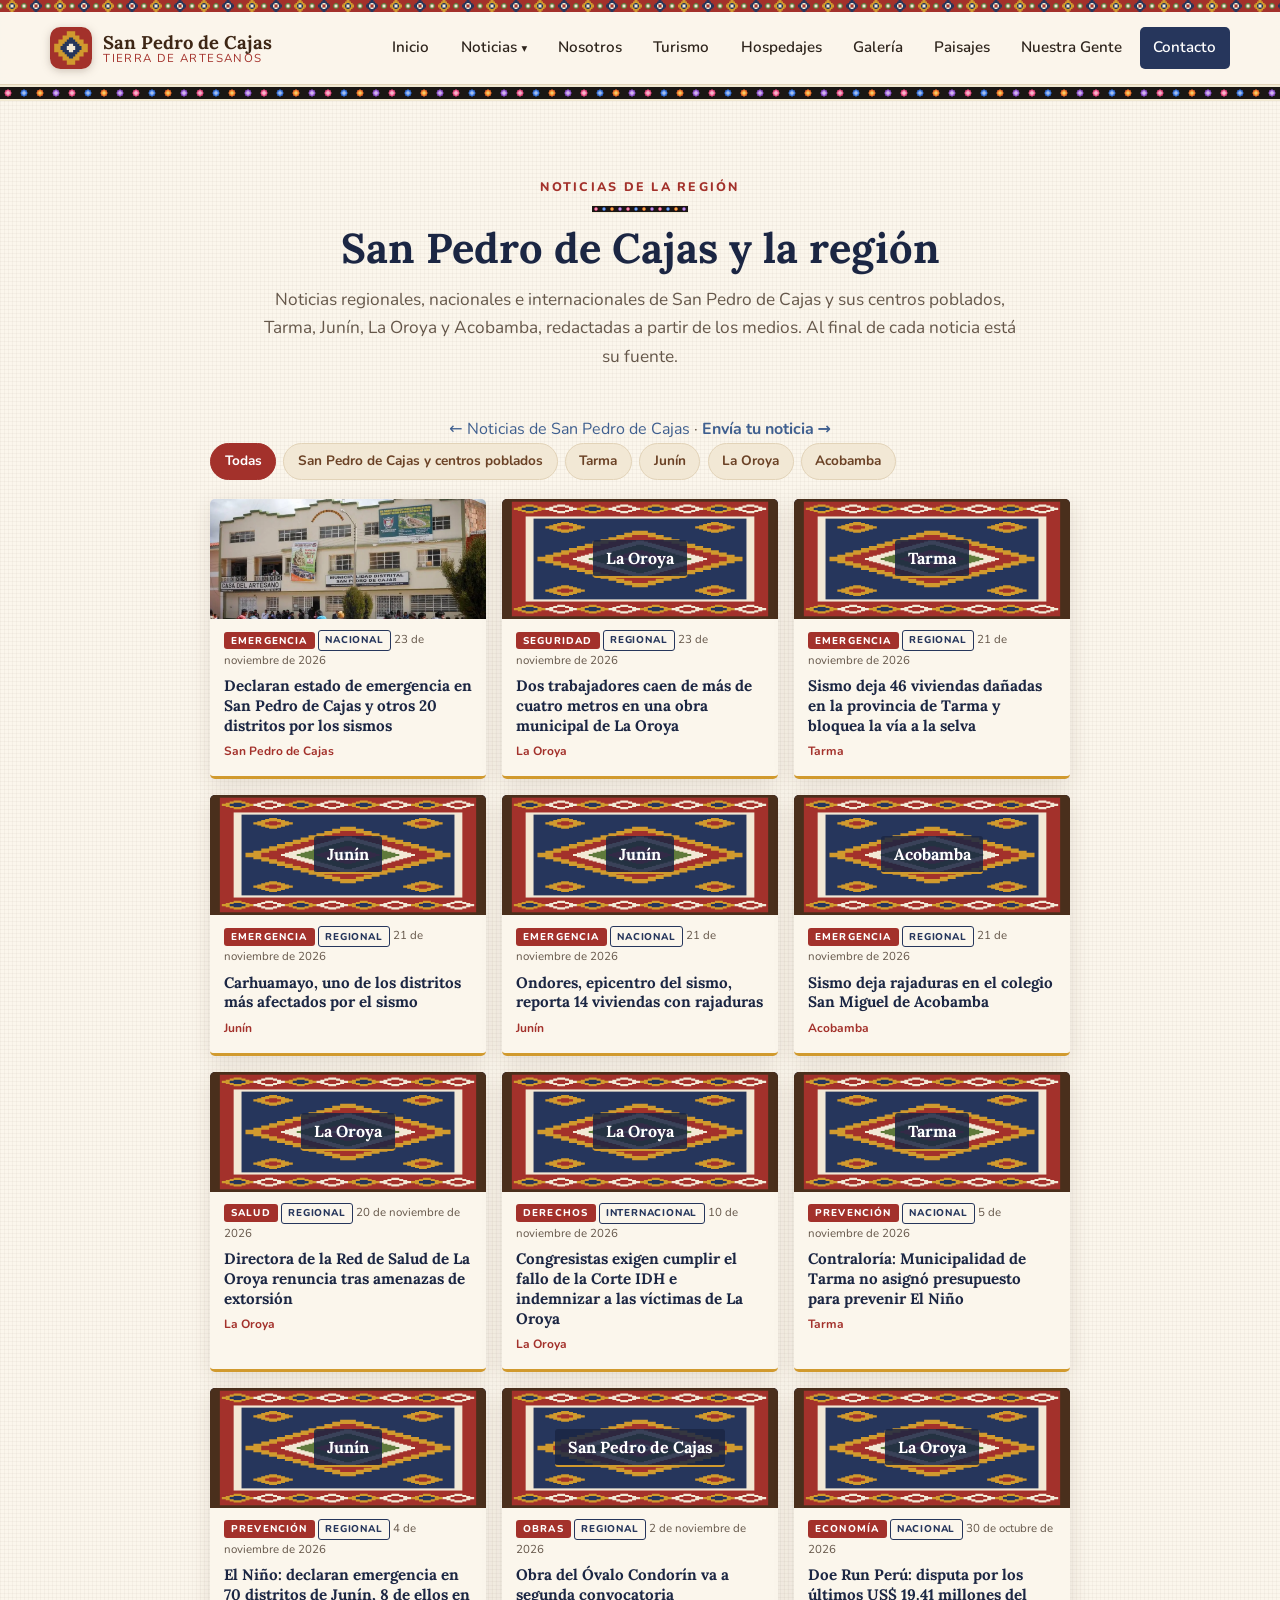
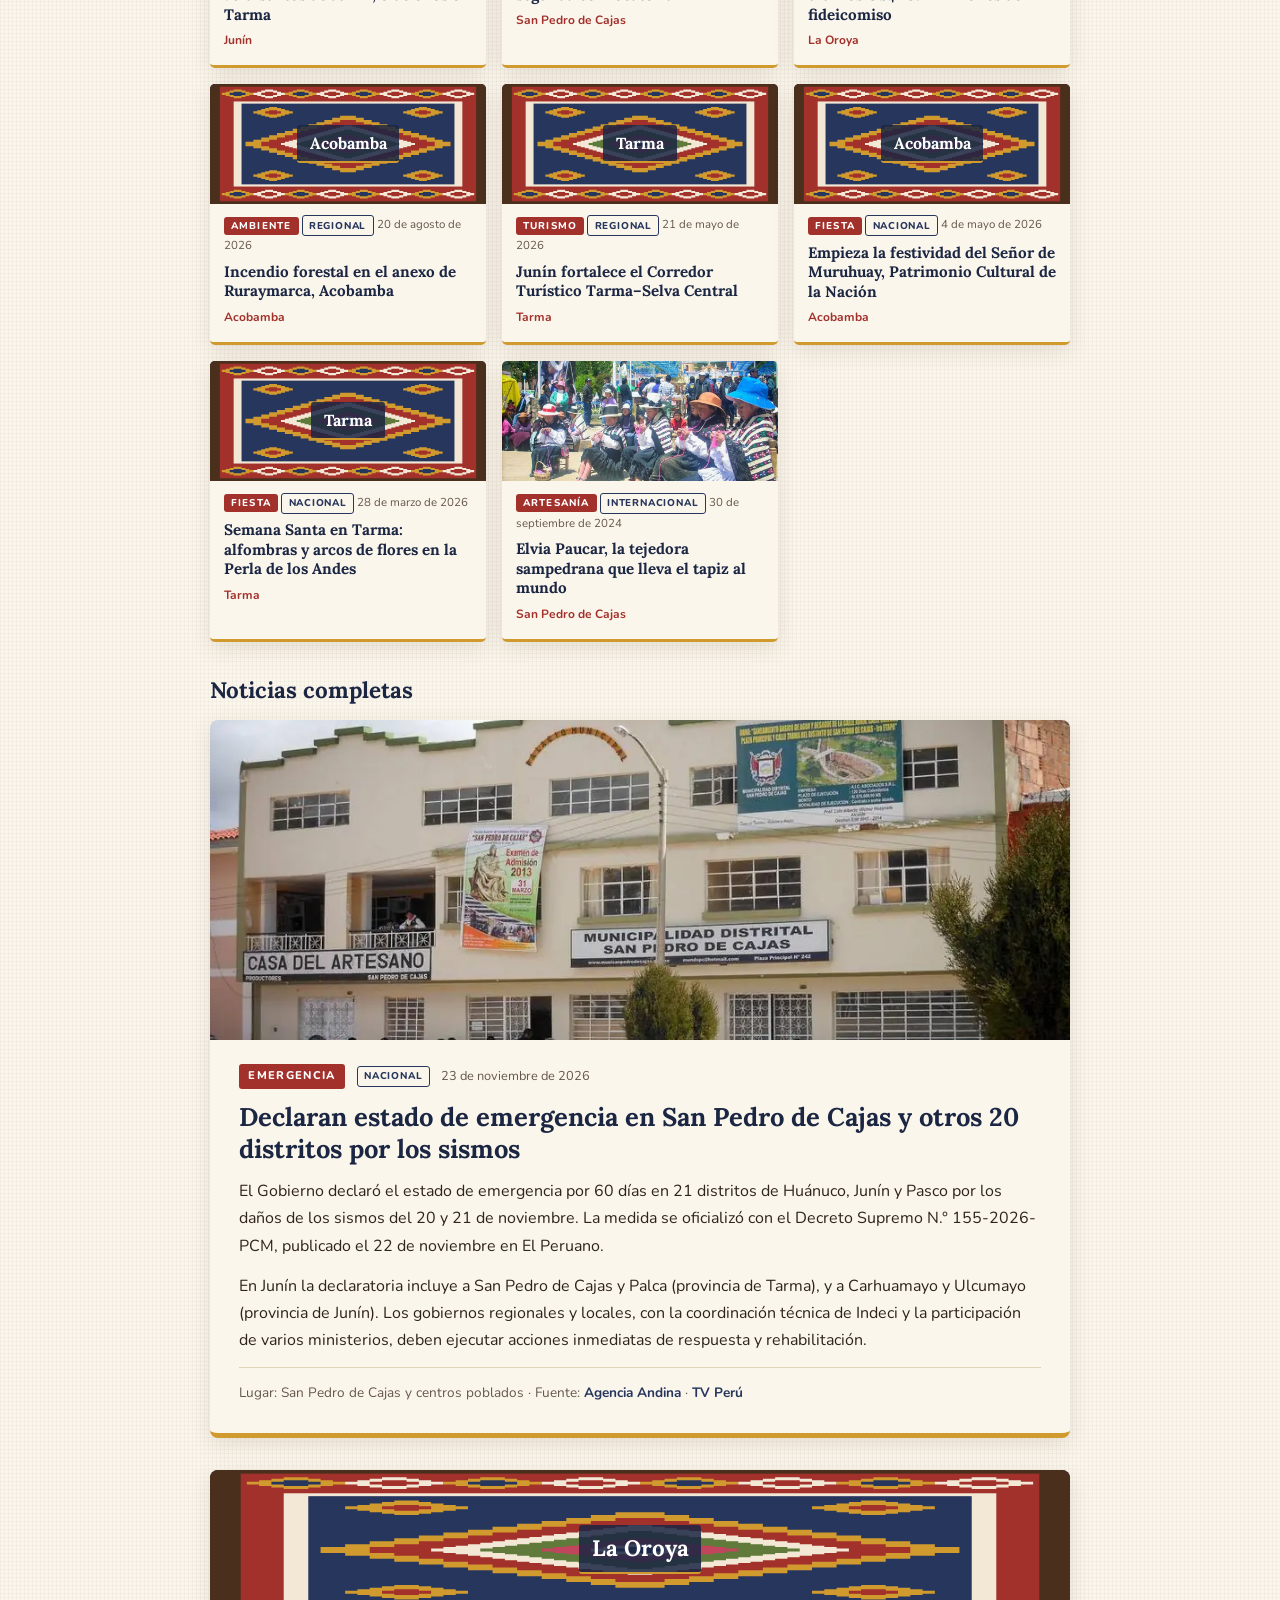
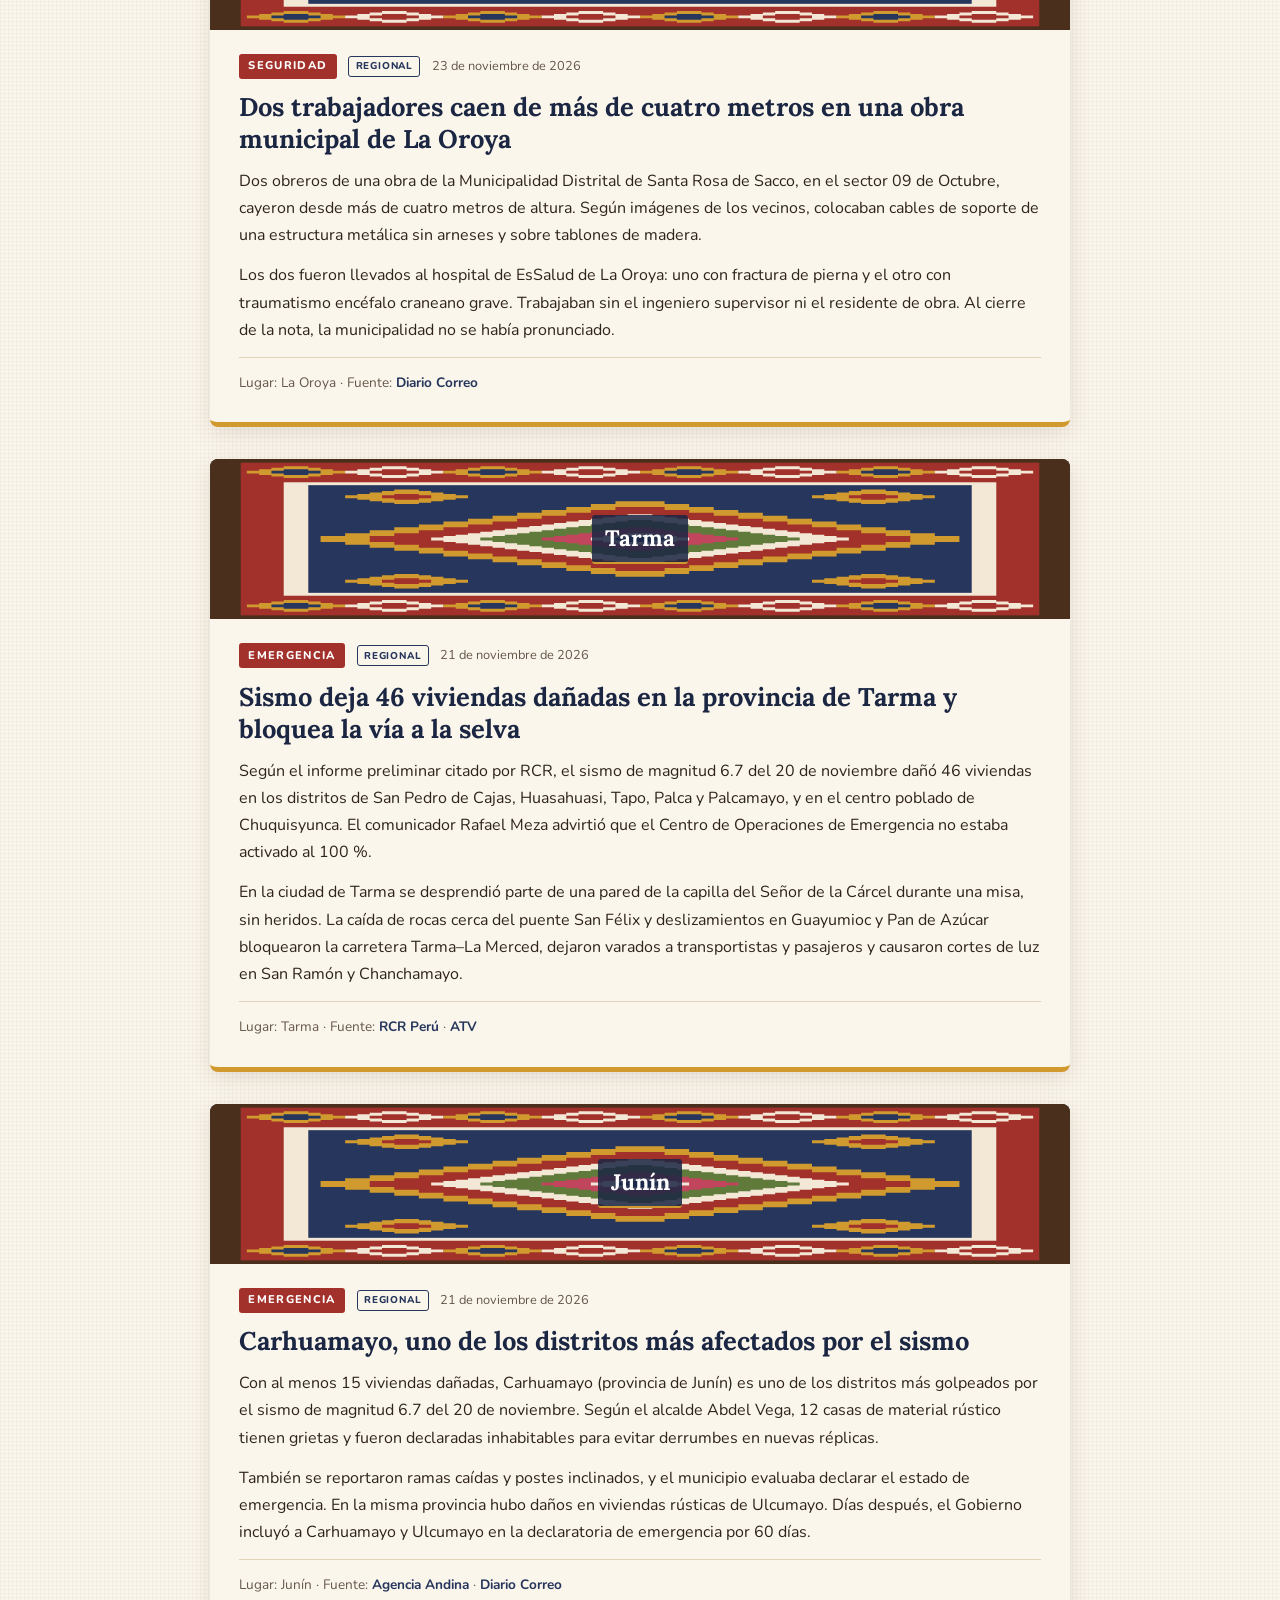
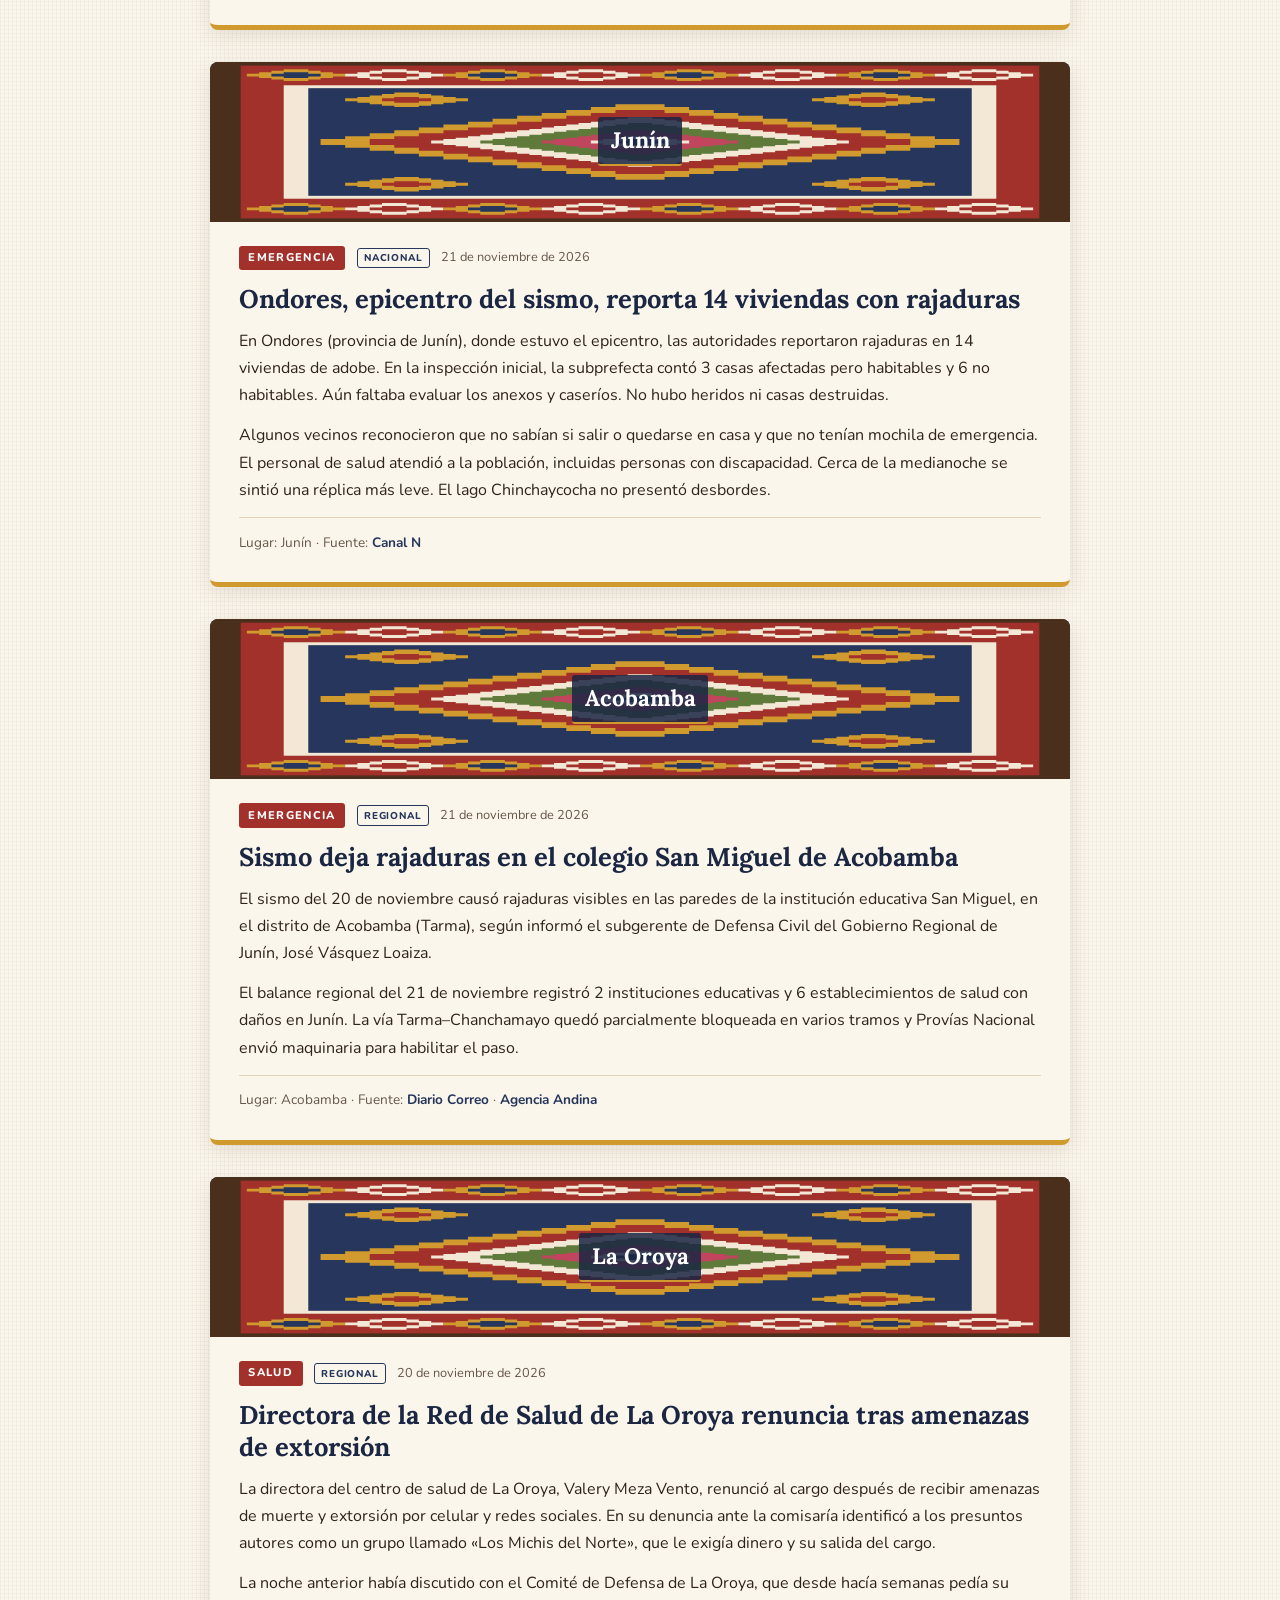
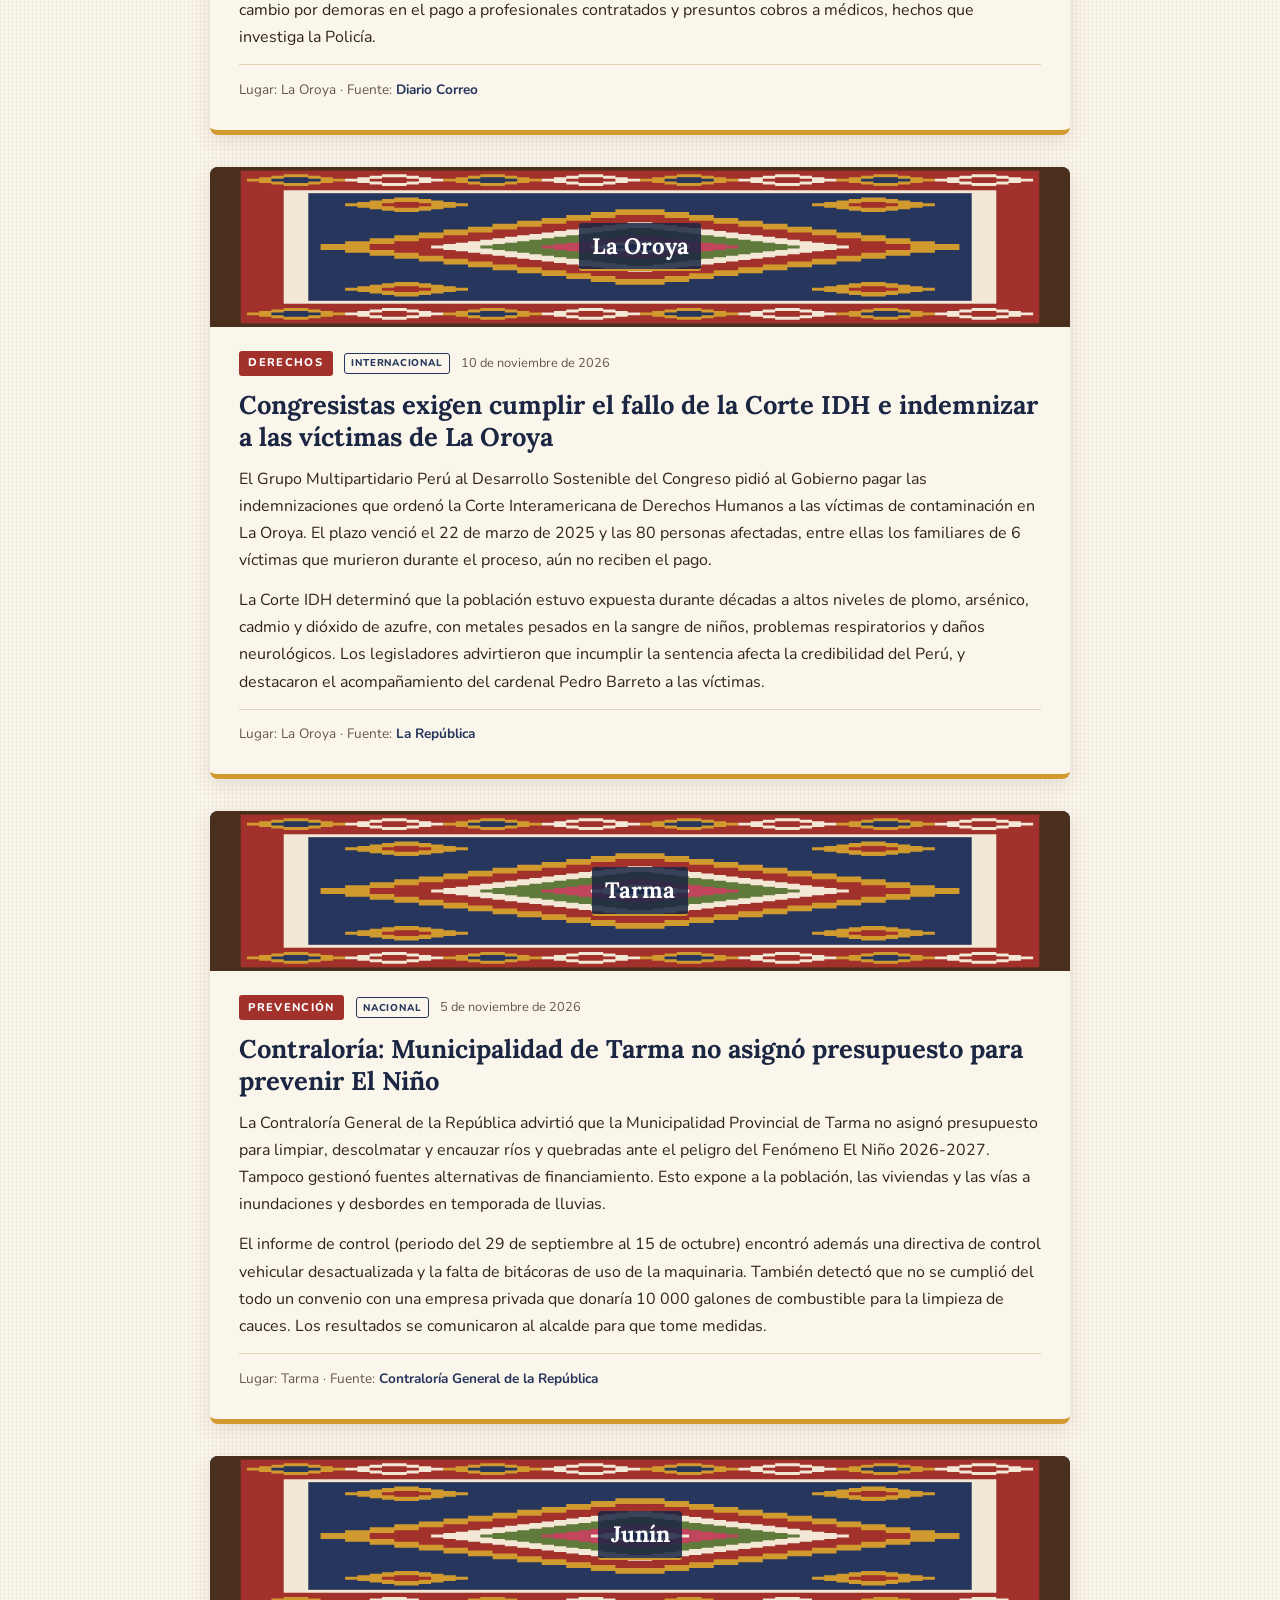
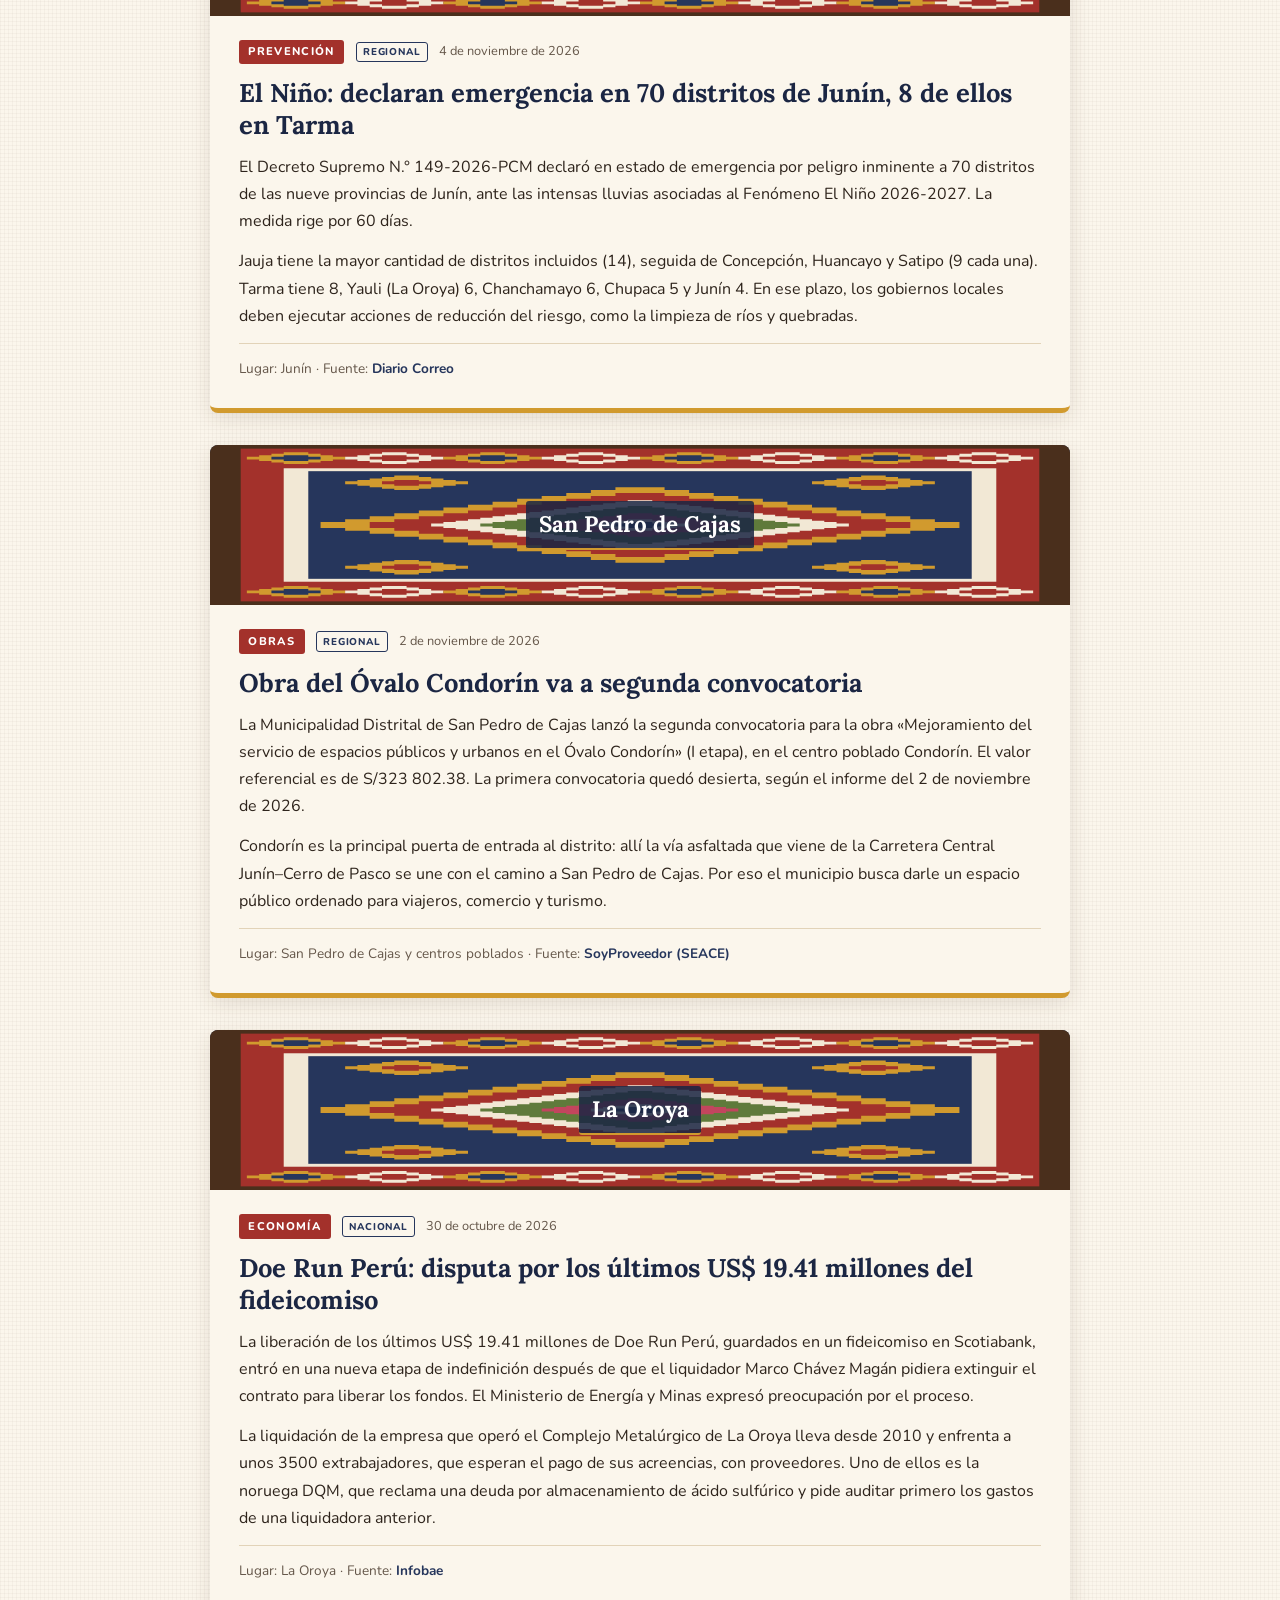
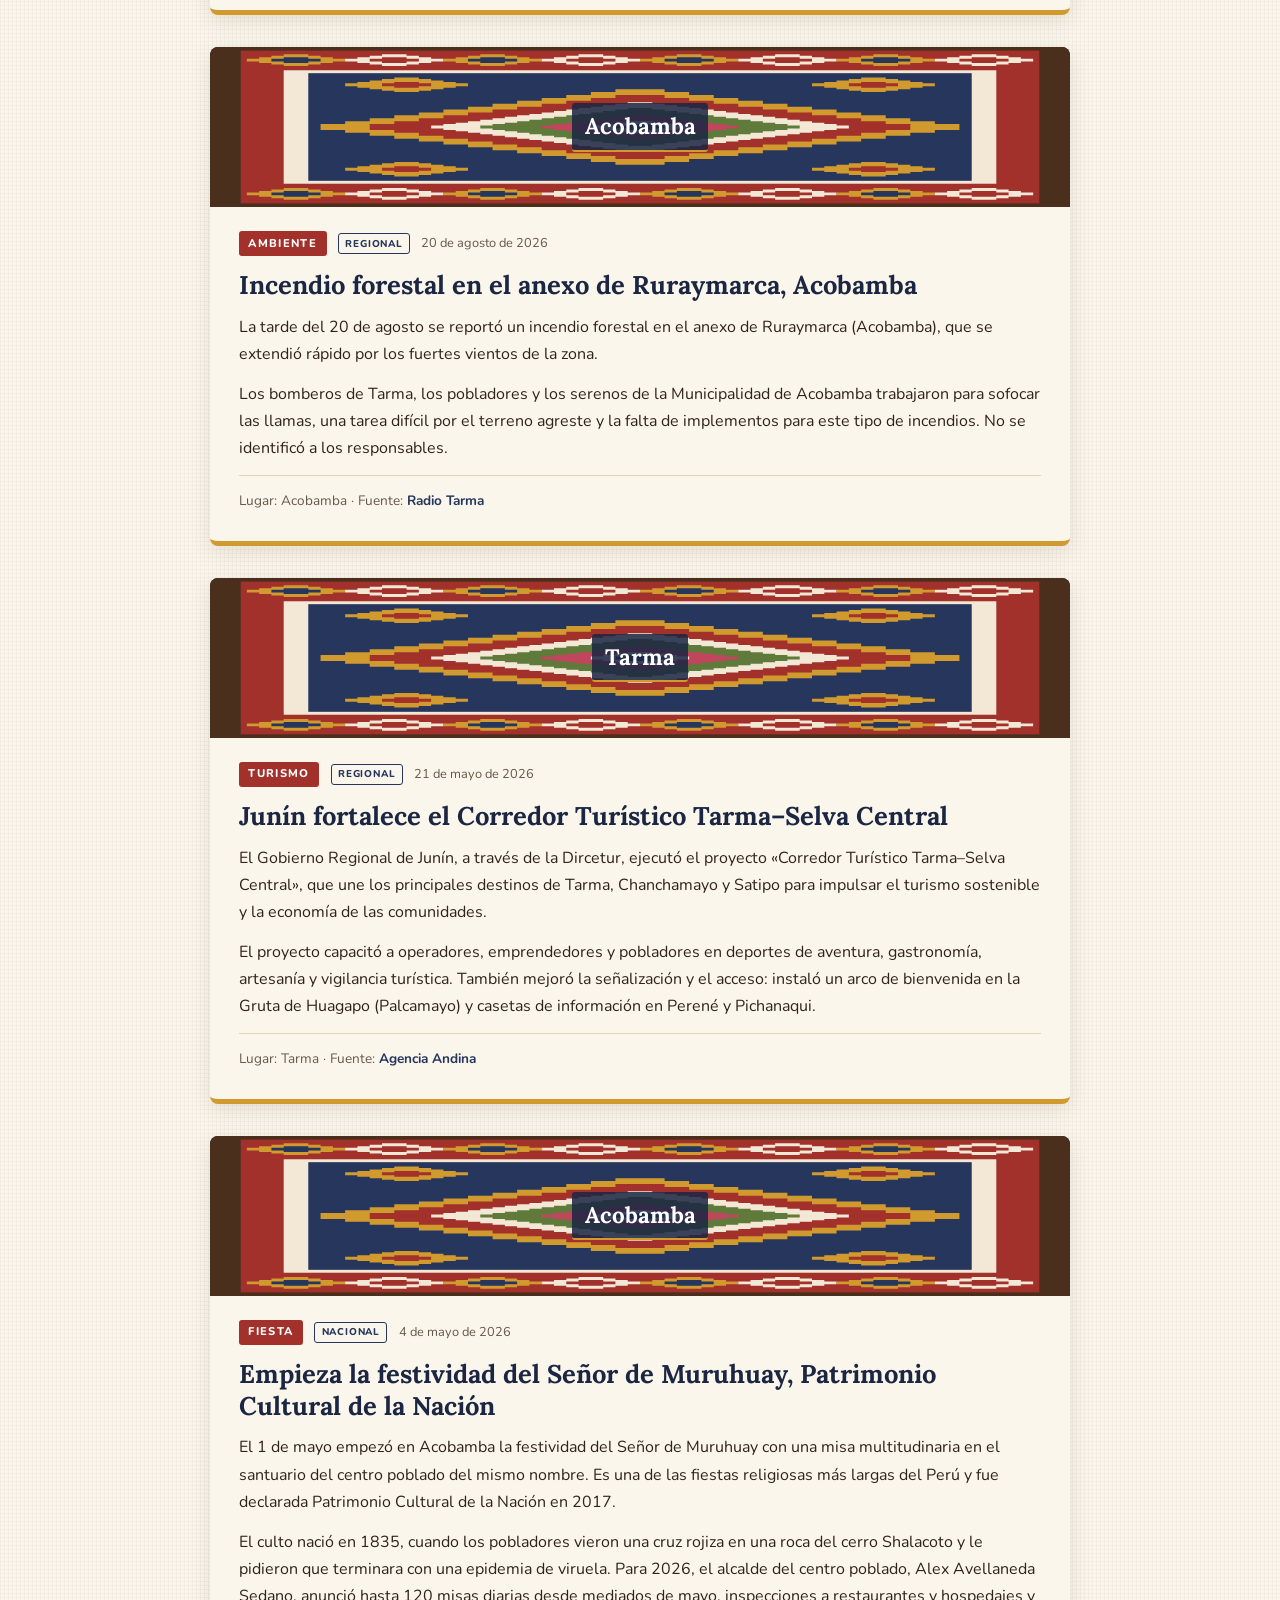
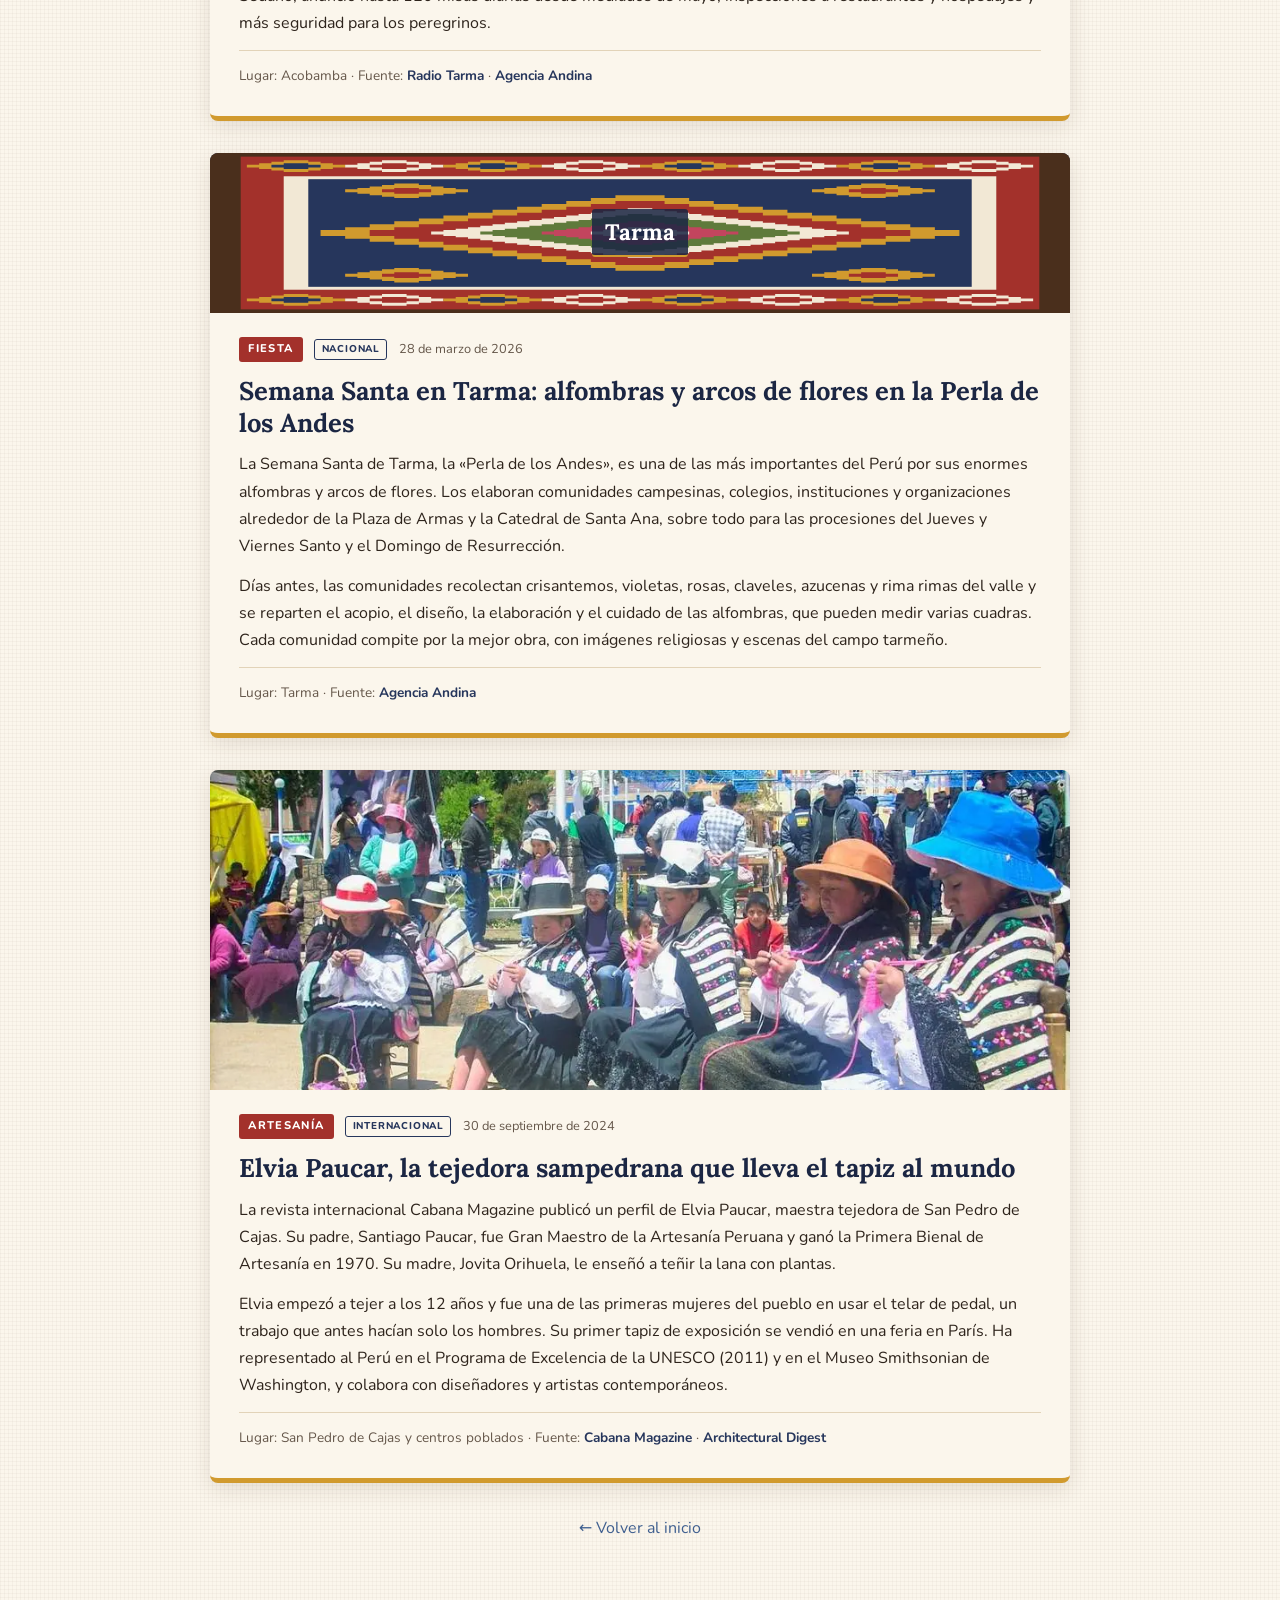
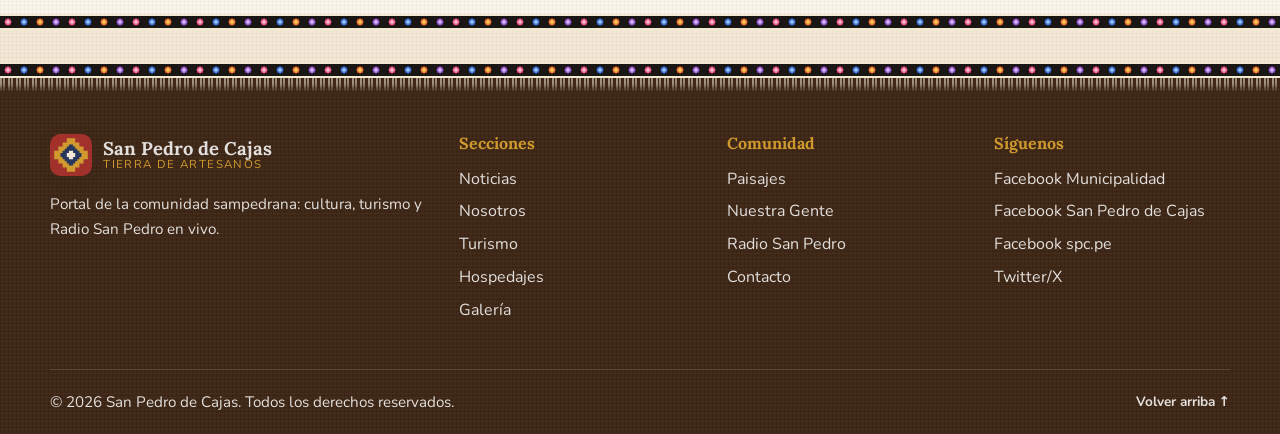
<file: region.html>
<!DOCTYPE html>
<html lang="es">
<head>
    <meta charset="UTF-8">
    <meta name="viewport" content="width=device-width, initial-scale=1.0">
    <title>Noticias de la región | San Pedro de Cajas - Tarma, Junín, Perú</title>
    <meta name="description" content="Noticias de San Pedro de Cajas y sus centros poblados, Tarma, Junín, La Oroya y Acobamba: actualidad regional, nacional e internacional.">
    <meta name="keywords" content="San Pedro de Cajas, Tarma, Junín, Perú, artesanos, tapices, turismo, hospedajes, radio en vivo">
    <meta name="theme-color" content="#A3312B">
    <meta property="og:title" content="Noticias de la región | San Pedro de Cajas">
    <meta property="og:description" content="Noticias de San Pedro de Cajas y sus centros poblados, Tarma, Junín, La Oroya y Acobamba: actualidad regional, nacional e internacional.">
    <meta property="og:type" content="website">
    <link rel="icon" href="favicon.ico" sizes="any">
    <link rel="icon" type="image/png" sizes="32x32" href="favicon-32.png">
    <link rel="apple-touch-icon" href="apple-touch-icon.png">
    <link rel="manifest" href="site.webmanifest">
    <link rel="preconnect" href="https://fonts.googleapis.com">
    <link rel="preconnect" href="https://fonts.gstatic.com" crossorigin>
    <link rel="preload" as="style" href="https://fonts.googleapis.com/css2?family=Lora:wght@600;700&family=Nunito:wght@400;600;700&display=swap" onload="this.onload=null;this.rel='stylesheet'">
    <noscript><link rel="stylesheet" href="https://fonts.googleapis.com/css2?family=Lora:wght@600;700&family=Nunito:wght@400;600;700&display=swap"></noscript>
    <link rel="stylesheet" href="styles.css?v=20261127a">
</head>
<body>

    <a class="skip-link" href="#region-top">Saltar al contenido</a>

    <!-- ============ CABECERA ============ -->
    <header class="header">
        <div class="container header__inner">
            <a href="index.html#inicio" class="logo" aria-label="San Pedro de Cajas - Inicio">
                <span class="logo__mark" aria-hidden="true"></span>
                <span class="logo__text">
                    <strong>San Pedro de Cajas</strong>
                    <small>Tierra de Artesanos</small>
                </span>
            </a>

            <input type="checkbox" id="menu-toggle" class="menu-toggle" aria-label="Abrir menú" aria-controls="nav-principal">
            <label for="menu-toggle" class="menu-btn" aria-hidden="true">
                <span></span><span></span><span></span>
            </label>

            <nav id="nav-principal" class="nav" aria-label="Navegación principal">
                <ul>
                    <li><a href="index.html#inicio">Inicio</a></li>
                    <li class="nav__group">
                        <a href="noticias.html">Noticias</a>
                        <ul class="nav__sub" aria-label="Noticias">
                            <li><a href="noticias.html">Noticias de San Pedro de Cajas</a></li>
                            <li><a href="region.html" aria-current="page">Noticias de la región</a></li>
                            <li><a href="comunidad.html#enviar">Envía tu noticia</a></li>
                        </ul>
                    </li>
                    <li><a href="index.html#nosotros">Nosotros</a></li>
                    <li><a href="turismo.html">Turismo</a></li>
                    <li><a href="index.html#hospedajes">Hospedajes</a></li>
                    <li><a href="index.html#galeria">Galería</a></li>
                    <li><a href="index.html#paisajes">Paisajes</a></li>
                    <li><a href="gente.html">Nuestra Gente</a></li>
                    <li><a href="index.html#contacto" class="nav__cta">Contacto</a></li>
                </ul>
            </nav>
        </div>
    </header>

    <main id="region-top">
        <section class="section section--alt news-page">
            <div class="container container--narrow">
                <header class="section__head">
                    <p class="section__eyebrow">Noticias de la región</p>
                    <h1>San Pedro de Cajas y la región</h1>
                    <p class="section__lead">Noticias regionales, nacionales e internacionales de San Pedro de Cajas y sus centros poblados, Tarma, Junín, La Oroya y Acobamba, redactadas a partir de los medios. Al final de cada noticia está su fuente.</p>
                </header>
                <p class="note"><a href="noticias.html">← Noticias de San Pedro de Cajas</a> · <a href="comunidad.html#enviar"><strong>Envía tu noticia →</strong></a></p>
                <div class="region-tabs" role="group" aria-label="Filtrar por lugar">
                    <button type="button" class="playlist__genre is-active" data-place="" aria-pressed="true">Todas</button>
                    <button type="button" class="playlist__genre" data-place="spc" aria-pressed="false">San Pedro de Cajas y centros poblados</button>
                    <button type="button" class="playlist__genre" data-place="tarma" aria-pressed="false">Tarma</button>
                    <button type="button" class="playlist__genre" data-place="junin" aria-pressed="false">Junín</button>
                    <button type="button" class="playlist__genre" data-place="oroya" aria-pressed="false">La Oroya</button>
                    <button type="button" class="playlist__genre" data-place="acobamba" aria-pressed="false">Acobamba</button>
                </div>
                <nav class="news-minis" aria-label="Índice de noticias de la región">
                    <a class="news-mini" href="#emergencia-sismos-2026" data-place="spc">
                        <picture><source type="image/webp" srcset="imagenes/comunidad-municipio-480.webp 480w, imagenes/comunidad-municipio-720.webp 720w, imagenes/comunidad-municipio-960.webp 960w, imagenes/comunidad-municipio.webp 1600w" sizes="(max-width: 700px) 45vw, 280px"><img class="news-mini__img" src="imagenes/comunidad-municipio.jpg" srcset="imagenes/comunidad-municipio-480.jpg 480w, imagenes/comunidad-municipio-720.jpg 720w, imagenes/comunidad-municipio-960.jpg 960w, imagenes/comunidad-municipio.jpg 1600w" sizes="(max-width: 700px) 45vw, 280px" alt="" loading="lazy"></picture>
                        <span class="news-mini__body">
                            <span class="news-mini__meta"><span class="news__tag">Emergencia</span> <span class="news-scope">Nacional</span> <time datetime="2026-11-23">23 de noviembre de 2026</time></span>
                            <strong>Declaran estado de emergencia en San Pedro de Cajas y otros 20 distritos por los sismos</strong>
                            <small class="news-mini__place">San Pedro de Cajas</small>
                        </span>
                    </a>
                    <a class="news-mini" href="#oroya-obra-trabajadores" data-place="oroya">
                        <span class="news-mini__img news-ph" aria-hidden="true"><span>La Oroya</span></span>
                        <span class="news-mini__body">
                            <span class="news-mini__meta"><span class="news__tag">Seguridad</span> <span class="news-scope">Regional</span> <time datetime="2026-11-23">23 de noviembre de 2026</time></span>
                            <strong>Dos trabajadores caen de más de cuatro metros en una obra municipal de La Oroya</strong>
                            <small class="news-mini__place">La Oroya</small>
                        </span>
                    </a>
                    <a class="news-mini" href="#sismo-provincia-tarma" data-place="tarma">
                        <span class="news-mini__img news-ph" aria-hidden="true"><span>Tarma</span></span>
                        <span class="news-mini__body">
                            <span class="news-mini__meta"><span class="news__tag">Emergencia</span> <span class="news-scope">Regional</span> <time datetime="2026-11-21">21 de noviembre de 2026</time></span>
                            <strong>Sismo deja 46 viviendas dañadas en la provincia de Tarma y bloquea la vía a la selva</strong>
                            <small class="news-mini__place">Tarma</small>
                        </span>
                    </a>
                    <a class="news-mini" href="#carhuamayo-sismo" data-place="junin">
                        <span class="news-mini__img news-ph" aria-hidden="true"><span>Junín</span></span>
                        <span class="news-mini__body">
                            <span class="news-mini__meta"><span class="news__tag">Emergencia</span> <span class="news-scope">Regional</span> <time datetime="2026-11-21">21 de noviembre de 2026</time></span>
                            <strong>Carhuamayo, uno de los distritos más afectados por el sismo</strong>
                            <small class="news-mini__place">Junín</small>
                        </span>
                    </a>
                    <a class="news-mini" href="#ondores-epicentro" data-place="junin">
                        <span class="news-mini__img news-ph" aria-hidden="true"><span>Junín</span></span>
                        <span class="news-mini__body">
                            <span class="news-mini__meta"><span class="news__tag">Emergencia</span> <span class="news-scope">Nacional</span> <time datetime="2026-11-21">21 de noviembre de 2026</time></span>
                            <strong>Ondores, epicentro del sismo, reporta 14 viviendas con rajaduras</strong>
                            <small class="news-mini__place">Junín</small>
                        </span>
                    </a>
                    <a class="news-mini" href="#acobamba-colegio-san-miguel" data-place="acobamba">
                        <span class="news-mini__img news-ph" aria-hidden="true"><span>Acobamba</span></span>
                        <span class="news-mini__body">
                            <span class="news-mini__meta"><span class="news__tag">Emergencia</span> <span class="news-scope">Regional</span> <time datetime="2026-11-21">21 de noviembre de 2026</time></span>
                            <strong>Sismo deja rajaduras en el colegio San Miguel de Acobamba</strong>
                            <small class="news-mini__place">Acobamba</small>
                        </span>
                    </a>
                    <a class="news-mini" href="#oroya-directora-salud" data-place="oroya">
                        <span class="news-mini__img news-ph" aria-hidden="true"><span>La Oroya</span></span>
                        <span class="news-mini__body">
                            <span class="news-mini__meta"><span class="news__tag">Salud</span> <span class="news-scope">Regional</span> <time datetime="2026-11-20">20 de noviembre de 2026</time></span>
                            <strong>Directora de la Red de Salud de La Oroya renuncia tras amenazas de extorsión</strong>
                            <small class="news-mini__place">La Oroya</small>
                        </span>
                    </a>
                    <a class="news-mini" href="#oroya-corte-idh" data-place="oroya">
                        <span class="news-mini__img news-ph" aria-hidden="true"><span>La Oroya</span></span>
                        <span class="news-mini__body">
                            <span class="news-mini__meta"><span class="news__tag">Derechos</span> <span class="news-scope">Internacional</span> <time datetime="2026-11-10">10 de noviembre de 2026</time></span>
                            <strong>Congresistas exigen cumplir el fallo de la Corte IDH e indemnizar a las víctimas de La Oroya</strong>
                            <small class="news-mini__place">La Oroya</small>
                        </span>
                    </a>
                    <a class="news-mini" href="#contraloria-tarma-fen" data-place="tarma">
                        <span class="news-mini__img news-ph" aria-hidden="true"><span>Tarma</span></span>
                        <span class="news-mini__body">
                            <span class="news-mini__meta"><span class="news__tag">Prevención</span> <span class="news-scope">Nacional</span> <time datetime="2026-11-05">5 de noviembre de 2026</time></span>
                            <strong>Contraloría: Municipalidad de Tarma no asignó presupuesto para prevenir El Niño</strong>
                            <small class="news-mini__place">Tarma</small>
                        </span>
                    </a>
                    <a class="news-mini" href="#fen-emergencia-70-distritos" data-place="junin">
                        <span class="news-mini__img news-ph" aria-hidden="true"><span>Junín</span></span>
                        <span class="news-mini__body">
                            <span class="news-mini__meta"><span class="news__tag">Prevención</span> <span class="news-scope">Regional</span> <time datetime="2026-11-04">4 de noviembre de 2026</time></span>
                            <strong>El Niño: declaran emergencia en 70 distritos de Junín, 8 de ellos en Tarma</strong>
                            <small class="news-mini__place">Junín</small>
                        </span>
                    </a>
                    <a class="news-mini" href="#ovalo-condorin" data-place="spc">
                        <span class="news-mini__img news-ph" aria-hidden="true"><span>San Pedro de Cajas</span></span>
                        <span class="news-mini__body">
                            <span class="news-mini__meta"><span class="news__tag">Obras</span> <span class="news-scope">Regional</span> <time datetime="2026-11-02">2 de noviembre de 2026</time></span>
                            <strong>Obra del Óvalo Condorín va a segunda convocatoria</strong>
                            <small class="news-mini__place">San Pedro de Cajas</small>
                        </span>
                    </a>
                    <a class="news-mini" href="#doe-run-fideicomiso" data-place="oroya">
                        <span class="news-mini__img news-ph" aria-hidden="true"><span>La Oroya</span></span>
                        <span class="news-mini__body">
                            <span class="news-mini__meta"><span class="news__tag">Economía</span> <span class="news-scope">Nacional</span> <time datetime="2026-10-30">30 de octubre de 2026</time></span>
                            <strong>Doe Run Perú: disputa por los últimos US$ 19.41 millones del fideicomiso</strong>
                            <small class="news-mini__place">La Oroya</small>
                        </span>
                    </a>
                    <a class="news-mini" href="#ruraymarca-incendio" data-place="acobamba">
                        <span class="news-mini__img news-ph" aria-hidden="true"><span>Acobamba</span></span>
                        <span class="news-mini__body">
                            <span class="news-mini__meta"><span class="news__tag">Ambiente</span> <span class="news-scope">Regional</span> <time datetime="2026-08-20">20 de agosto de 2026</time></span>
                            <strong>Incendio forestal en el anexo de Ruraymarca, Acobamba</strong>
                            <small class="news-mini__place">Acobamba</small>
                        </span>
                    </a>
                    <a class="news-mini" href="#corredor-turistico-tarma" data-place="tarma">
                        <span class="news-mini__img news-ph" aria-hidden="true"><span>Tarma</span></span>
                        <span class="news-mini__body">
                            <span class="news-mini__meta"><span class="news__tag">Turismo</span> <span class="news-scope">Regional</span> <time datetime="2026-05-21">21 de mayo de 2026</time></span>
                            <strong>Junín fortalece el Corredor Turístico Tarma–Selva Central</strong>
                            <small class="news-mini__place">Tarma</small>
                        </span>
                    </a>
                    <a class="news-mini" href="#senor-de-muruhuay-2026" data-place="acobamba">
                        <span class="news-mini__img news-ph" aria-hidden="true"><span>Acobamba</span></span>
                        <span class="news-mini__body">
                            <span class="news-mini__meta"><span class="news__tag">Fiesta</span> <span class="news-scope">Nacional</span> <time datetime="2026-05-04">4 de mayo de 2026</time></span>
                            <strong>Empieza la festividad del Señor de Muruhuay, Patrimonio Cultural de la Nación</strong>
                            <small class="news-mini__place">Acobamba</small>
                        </span>
                    </a>
                    <a class="news-mini" href="#semana-santa-tarma-2026" data-place="tarma">
                        <span class="news-mini__img news-ph" aria-hidden="true"><span>Tarma</span></span>
                        <span class="news-mini__body">
                            <span class="news-mini__meta"><span class="news__tag">Fiesta</span> <span class="news-scope">Nacional</span> <time datetime="2026-03-28">28 de marzo de 2026</time></span>
                            <strong>Semana Santa en Tarma: alfombras y arcos de flores en la Perla de los Andes</strong>
                            <small class="news-mini__place">Tarma</small>
                        </span>
                    </a>
                    <a class="news-mini" href="#elvia-paucar-internacional" data-place="spc">
                        <picture><source type="image/webp" srcset="imagenes/hijas-hilanderas-480.webp 480w, imagenes/hijas-hilanderas-720.webp 720w, imagenes/hijas-hilanderas-960.webp 960w, imagenes/hijas-hilanderas.webp 1600w" sizes="(max-width: 700px) 45vw, 280px"><img class="news-mini__img" src="imagenes/hijas-hilanderas.jpg" srcset="imagenes/hijas-hilanderas-480.jpg 480w, imagenes/hijas-hilanderas-720.jpg 720w, imagenes/hijas-hilanderas-960.jpg 960w, imagenes/hijas-hilanderas.jpg 1600w" sizes="(max-width: 700px) 45vw, 280px" alt="" loading="lazy"></picture>
                        <span class="news-mini__body">
                            <span class="news-mini__meta"><span class="news__tag">Artesanía</span> <span class="news-scope">Internacional</span> <time datetime="2024-09-30">30 de septiembre de 2024</time></span>
                            <strong>Elvia Paucar, la tejedora sampedrana que lleva el tapiz al mundo</strong>
                            <small class="news-mini__place">San Pedro de Cajas</small>
                        </span>
                    </a>
                </nav>
                <h2 class="news-page__sub">Noticias completas</h2>
                <article id="emergencia-sismos-2026" class="article" data-place="spc">
                    <picture><source type="image/webp" srcset="imagenes/comunidad-municipio-480.webp 480w, imagenes/comunidad-municipio-720.webp 720w, imagenes/comunidad-municipio-960.webp 960w, imagenes/comunidad-municipio.webp 1600w" sizes="(max-width: 900px) 100vw, 900px"><img class="article__img" src="imagenes/comunidad-municipio.jpg" srcset="imagenes/comunidad-municipio-480.jpg 480w, imagenes/comunidad-municipio-720.jpg 720w, imagenes/comunidad-municipio-960.jpg 960w, imagenes/comunidad-municipio.jpg 1600w" sizes="(max-width: 900px) 100vw, 900px" alt="Municipalidad de San Pedro de Cajas (foto referencial)" loading="lazy"></picture>
                    <div class="article__body">
                        <div class="news__meta"><span class="news__tag">Emergencia</span> <span class="news-scope">Nacional</span> <time datetime="2026-11-23">23 de noviembre de 2026</time></div>
                        <h2>Declaran estado de emergencia en San Pedro de Cajas y otros 20 distritos por los sismos</h2>
                        <p>El Gobierno declaró el estado de emergencia por 60 días en 21 distritos de Huánuco, Junín y Pasco por los daños de los sismos del 20 y 21 de noviembre. La medida se oficializó con el Decreto Supremo N.° 155-2026-PCM, publicado el 22 de noviembre en El Peruano.</p>
                        <p>En Junín la declaratoria incluye a San Pedro de Cajas y Palca (provincia de Tarma), y a Carhuamayo y Ulcumayo (provincia de Junín). Los gobiernos regionales y locales, con la coordinación técnica de Indeci y la participación de varios ministerios, deben ejecutar acciones inmediatas de respuesta y rehabilitación.</p>
                        <p class="article__source">Lugar: San Pedro de Cajas y centros poblados · Fuente: <a href="https://andina.pe/agencia/noticia-declaran-estado-emergencia-21-distritos-huanuco-junin-y-pasco-sismos-1101058.aspx" target="_blank" rel="noopener">Agencia Andina</a> · <a href="https://tvperu.gob.pe/noticias/politica/gobierno-declara-en-emergencia-por-60-dias-en-distritos-de-junin-pasco-y-huanuco" target="_blank" rel="noopener">TV Perú</a></p>
                    </div>
                </article>
                <article id="oroya-obra-trabajadores" class="article" data-place="oroya">
                    <span class="article__img news-ph" aria-hidden="true"><span>La Oroya</span></span>
                    <div class="article__body">
                        <div class="news__meta"><span class="news__tag">Seguridad</span> <span class="news-scope">Regional</span> <time datetime="2026-11-23">23 de noviembre de 2026</time></div>
                        <h2>Dos trabajadores caen de más de cuatro metros en una obra municipal de La Oroya</h2>
                        <p>Dos obreros de una obra de la Municipalidad Distrital de Santa Rosa de Sacco, en el sector 09 de Octubre, cayeron desde más de cuatro metros de altura. Según imágenes de los vecinos, colocaban cables de soporte de una estructura metálica sin arneses y sobre tablones de madera.</p>
                        <p>Los dos fueron llevados al hospital de EsSalud de La Oroya: uno con fractura de pierna y el otro con traumatismo encéfalo craneano grave. Trabajaban sin el ingeniero supervisor ni el residente de obra. Al cierre de la nota, la municipalidad no se había pronunciado.</p>
                        <p class="article__source">Lugar: La Oroya · Fuente: <a href="https://diariocorreo.pe/edicion/huancayo/trabajadores-caen-de-mas-de-cuatro-metros-en-obra-municipal-de-la-oroya-y-quedan-graves-noticia/" target="_blank" rel="noopener">Diario Correo</a></p>
                    </div>
                </article>
                <article id="sismo-provincia-tarma" class="article" data-place="tarma">
                    <span class="article__img news-ph" aria-hidden="true"><span>Tarma</span></span>
                    <div class="article__body">
                        <div class="news__meta"><span class="news__tag">Emergencia</span> <span class="news-scope">Regional</span> <time datetime="2026-11-21">21 de noviembre de 2026</time></div>
                        <h2>Sismo deja 46 viviendas dañadas en la provincia de Tarma y bloquea la vía a la selva</h2>
                        <p>Según el informe preliminar citado por RCR, el sismo de magnitud 6.7 del 20 de noviembre dañó 46 viviendas en los distritos de San Pedro de Cajas, Huasahuasi, Tapo, Palca y Palcamayo, y en el centro poblado de Chuquisyunca. El comunicador Rafael Meza advirtió que el Centro de Operaciones de Emergencia no estaba activado al 100 %.</p>
                        <p>En la ciudad de Tarma se desprendió parte de una pared de la capilla del Señor de la Cárcel durante una misa, sin heridos. La caída de rocas cerca del puente San Félix y deslizamientos en Guayumioc y Pan de Azúcar bloquearon la carretera Tarma–La Merced, dejaron varados a transportistas y pasajeros y causaron cortes de luz en San Ramón y Chanchamayo.</p>
                        <p class="article__source">Lugar: Tarma · Fuente: <a href="https://www.rcrperu.com/fuerte-sismo-de-6-7-en-junin-deja-mas-de-40-viviendas-danadas-en-tarma-y-el-coen-no-esta-activo-al-100/" target="_blank" rel="noopener">RCR Perú</a> · <a href="https://www.atv.pe/noticia/carretera-central-bloqueada-tarma-sismo/" target="_blank" rel="noopener">ATV</a></p>
                    </div>
                </article>
                <article id="carhuamayo-sismo" class="article" data-place="junin">
                    <span class="article__img news-ph" aria-hidden="true"><span>Junín</span></span>
                    <div class="article__body">
                        <div class="news__meta"><span class="news__tag">Emergencia</span> <span class="news-scope">Regional</span> <time datetime="2026-11-21">21 de noviembre de 2026</time></div>
                        <h2>Carhuamayo, uno de los distritos más afectados por el sismo</h2>
                        <p>Con al menos 15 viviendas dañadas, Carhuamayo (provincia de Junín) es uno de los distritos más golpeados por el sismo de magnitud 6.7 del 20 de noviembre. Según el alcalde Abdel Vega, 12 casas de material rústico tienen grietas y fueron declaradas inhabitables para evitar derrumbes en nuevas réplicas.</p>
                        <p>También se reportaron ramas caídas y postes inclinados, y el municipio evaluaba declarar el estado de emergencia. En la misma provincia hubo daños en viviendas rústicas de Ulcumayo. Días después, el Gobierno incluyó a Carhuamayo y Ulcumayo en la declaratoria de emergencia por 60 días.</p>
                        <p class="article__source">Lugar: Junín · Fuente: <a href="https://andina.pe/agencia/noticia-temblor-junin-carhuamayo-es-uno-los-mas-afectados-por-sismo-magnitud-67-1100930.aspx" target="_blank" rel="noopener">Agencia Andina</a> · <a href="https://diariocorreo.pe/edicion/huancayo/sismo-de-67-en-junin-deja-hasta-12-viviendas-inhabitables-en-carhuamayo-noticia/" target="_blank" rel="noopener">Diario Correo</a></p>
                    </div>
                </article>
                <article id="ondores-epicentro" class="article" data-place="junin">
                    <span class="article__img news-ph" aria-hidden="true"><span>Junín</span></span>
                    <div class="article__body">
                        <div class="news__meta"><span class="news__tag">Emergencia</span> <span class="news-scope">Nacional</span> <time datetime="2026-11-21">21 de noviembre de 2026</time></div>
                        <h2>Ondores, epicentro del sismo, reporta 14 viviendas con rajaduras</h2>
                        <p>En Ondores (provincia de Junín), donde estuvo el epicentro, las autoridades reportaron rajaduras en 14 viviendas de adobe. En la inspección inicial, la subprefecta contó 3 casas afectadas pero habitables y 6 no habitables. Aún faltaba evaluar los anexos y caseríos. No hubo heridos ni casas destruidas.</p>
                        <p>Algunos vecinos reconocieron que no sabían si salir o quedarse en casa y que no tenían mochila de emergencia. El personal de salud atendió a la población, incluidas personas con discapacidad. Cerca de la medianoche se sintió una réplica más leve. El lago Chinchaycocha no presentó desbordes.</p>
                        <p class="article__source">Lugar: Junín · Fuente: <a href="https://canaln.pe/actualidad/sismo-magnitud-67-junin-distrito-ondores-reporta-nueve-viviendas-afectadas-n496391" target="_blank" rel="noopener">Canal N</a></p>
                    </div>
                </article>
                <article id="acobamba-colegio-san-miguel" class="article" data-place="acobamba">
                    <span class="article__img news-ph" aria-hidden="true"><span>Acobamba</span></span>
                    <div class="article__body">
                        <div class="news__meta"><span class="news__tag">Emergencia</span> <span class="news-scope">Regional</span> <time datetime="2026-11-21">21 de noviembre de 2026</time></div>
                        <h2>Sismo deja rajaduras en el colegio San Miguel de Acobamba</h2>
                        <p>El sismo del 20 de noviembre causó rajaduras visibles en las paredes de la institución educativa San Miguel, en el distrito de Acobamba (Tarma), según informó el subgerente de Defensa Civil del Gobierno Regional de Junín, José Vásquez Loaiza.</p>
                        <p>El balance regional del 21 de noviembre registró 2 instituciones educativas y 6 establecimientos de salud con daños en Junín. La vía Tarma–Chanchamayo quedó parcialmente bloqueada en varios tramos y Provías Nacional envió maquinaria para habilitar el paso.</p>
                        <p class="article__source">Lugar: Acobamba · Fuente: <a href="https://diariocorreo.pe/edicion/huancayo/sismo-en-junin-danos-en-viviendas-y-vias-de-hasta-tres-provincias-en-la-region-noticia/" target="_blank" rel="noopener">Diario Correo</a> · <a href="https://andina.pe/agencia/noticia-temblor-magnitud-67-junin-deja-22-viviendas-inhabitables-y-105-afectadas-1100957.aspx" target="_blank" rel="noopener">Agencia Andina</a></p>
                    </div>
                </article>
                <article id="oroya-directora-salud" class="article" data-place="oroya">
                    <span class="article__img news-ph" aria-hidden="true"><span>La Oroya</span></span>
                    <div class="article__body">
                        <div class="news__meta"><span class="news__tag">Salud</span> <span class="news-scope">Regional</span> <time datetime="2026-11-20">20 de noviembre de 2026</time></div>
                        <h2>Directora de la Red de Salud de La Oroya renuncia tras amenazas de extorsión</h2>
                        <p>La directora del centro de salud de La Oroya, Valery Meza Vento, renunció al cargo después de recibir amenazas de muerte y extorsión por celular y redes sociales. En su denuncia ante la comisaría identificó a los presuntos autores como un grupo llamado «Los Michis del Norte», que le exigía dinero y su salida del cargo.</p>
                        <p>La noche anterior había discutido con el Comité de Defensa de La Oroya, que desde hacía semanas pedía su cambio por demoras en el pago a profesionales contratados y presuntos cobros a médicos, hechos que investiga la Policía.</p>
                        <p class="article__source">Lugar: La Oroya · Fuente: <a href="https://diariocorreo.pe/edicion/huancayo/directora-de-la-red-de-salud-de-la-oroya-renuncia-por-amenazas-de-extorsion-noticia/" target="_blank" rel="noopener">Diario Correo</a></p>
                    </div>
                </article>
                <article id="oroya-corte-idh" class="article" data-place="oroya">
                    <span class="article__img news-ph" aria-hidden="true"><span>La Oroya</span></span>
                    <div class="article__body">
                        <div class="news__meta"><span class="news__tag">Derechos</span> <span class="news-scope">Internacional</span> <time datetime="2026-11-10">10 de noviembre de 2026</time></div>
                        <h2>Congresistas exigen cumplir el fallo de la Corte IDH e indemnizar a las víctimas de La Oroya</h2>
                        <p>El Grupo Multipartidario Perú al Desarrollo Sostenible del Congreso pidió al Gobierno pagar las indemnizaciones que ordenó la Corte Interamericana de Derechos Humanos a las víctimas de contaminación en La Oroya. El plazo venció el 22 de marzo de 2025 y las 80 personas afectadas, entre ellas los familiares de 6 víctimas que murieron durante el proceso, aún no reciben el pago.</p>
                        <p>La Corte IDH determinó que la población estuvo expuesta durante décadas a altos niveles de plomo, arsénico, cadmio y dióxido de azufre, con metales pesados en la sangre de niños, problemas respiratorios y daños neurológicos. Los legisladores advirtieron que incumplir la sentencia afecta la credibilidad del Perú, y destacaron el acompañamiento del cardenal Pedro Barreto a las víctimas.</p>
                        <p class="article__source">Lugar: La Oroya · Fuente: <a href="https://larepublica.pe/politica/2026/11/10/grupo-multipartidario-del-congreso-exige-al-gobierno-cumplir-fallo-de-la-corte-idh-e-indemnizar-a-victimas-de-la-oroya-hnews-404490" target="_blank" rel="noopener">La República</a></p>
                    </div>
                </article>
                <article id="contraloria-tarma-fen" class="article" data-place="tarma">
                    <span class="article__img news-ph" aria-hidden="true"><span>Tarma</span></span>
                    <div class="article__body">
                        <div class="news__meta"><span class="news__tag">Prevención</span> <span class="news-scope">Nacional</span> <time datetime="2026-11-05">5 de noviembre de 2026</time></div>
                        <h2>Contraloría: Municipalidad de Tarma no asignó presupuesto para prevenir El Niño</h2>
                        <p>La Contraloría General de la República advirtió que la Municipalidad Provincial de Tarma no asignó presupuesto para limpiar, descolmatar y encauzar ríos y quebradas ante el peligro del Fenómeno El Niño 2026-2027. Tampoco gestionó fuentes alternativas de financiamiento. Esto expone a la población, las viviendas y las vías a inundaciones y desbordes en temporada de lluvias.</p>
                        <p>El informe de control (periodo del 29 de septiembre al 15 de octubre) encontró además una directiva de control vehicular desactualizada y la falta de bitácoras de uso de la maquinaria. También detectó que no se cumplió del todo un convenio con una empresa privada que donaría 10 000 galones de combustible para la limpieza de cauces. Los resultados se comunicaron al alcalde para que tome medidas.</p>
                        <p class="article__source">Lugar: Tarma · Fuente: <a href="https://www.gob.pe/institucion/contraloria/noticias/1470255-municipalidad-de-tarma-no-asigno-presupuesto-para-prevenir-el-fen" target="_blank" rel="noopener">Contraloría General de la República</a></p>
                    </div>
                </article>
                <article id="fen-emergencia-70-distritos" class="article" data-place="junin">
                    <span class="article__img news-ph" aria-hidden="true"><span>Junín</span></span>
                    <div class="article__body">
                        <div class="news__meta"><span class="news__tag">Prevención</span> <span class="news-scope">Regional</span> <time datetime="2026-11-04">4 de noviembre de 2026</time></div>
                        <h2>El Niño: declaran emergencia en 70 distritos de Junín, 8 de ellos en Tarma</h2>
                        <p>El Decreto Supremo N.° 149-2026-PCM declaró en estado de emergencia por peligro inminente a 70 distritos de las nueve provincias de Junín, ante las intensas lluvias asociadas al Fenómeno El Niño 2026-2027. La medida rige por 60 días.</p>
                        <p>Jauja tiene la mayor cantidad de distritos incluidos (14), seguida de Concepción, Huancayo y Satipo (9 cada una). Tarma tiene 8, Yauli (La Oroya) 6, Chanchamayo 6, Chupaca 5 y Junín 4. En ese plazo, los gobiernos locales deben ejecutar acciones de reducción del riesgo, como la limpieza de ríos y quebradas.</p>
                        <p class="article__source">Lugar: Junín · Fuente: <a href="https://diariocorreo.pe/edicion/huancayo/fenomeno-el-nino-activa-emergencia-en-70-distritos-de-junin-noticia/" target="_blank" rel="noopener">Diario Correo</a></p>
                    </div>
                </article>
                <article id="ovalo-condorin" class="article" data-place="spc">
                    <span class="article__img news-ph" aria-hidden="true"><span>San Pedro de Cajas</span></span>
                    <div class="article__body">
                        <div class="news__meta"><span class="news__tag">Obras</span> <span class="news-scope">Regional</span> <time datetime="2026-11-02">2 de noviembre de 2026</time></div>
                        <h2>Obra del Óvalo Condorín va a segunda convocatoria</h2>
                        <p>La Municipalidad Distrital de San Pedro de Cajas lanzó la segunda convocatoria para la obra «Mejoramiento del servicio de espacios públicos y urbanos en el Óvalo Condorín» (I etapa), en el centro poblado Condorín. El valor referencial es de S/323 802.38. La primera convocatoria quedó desierta, según el informe del 2 de noviembre de 2026.</p>
                        <p>Condorín es la principal puerta de entrada al distrito: allí la vía asfaltada que viene de la Carretera Central Junín–Cerro de Pasco se une con el camino a San Pedro de Cajas. Por eso el municipio busca darle un espacio público ordenado para viajeros, comercio y turismo.</p>
                        <p class="article__source">Lugar: San Pedro de Cajas y centros poblados · Fuente: <a href="https://app.soyproveedor.pe/p/1262904/" target="_blank" rel="noopener">SoyProveedor (SEACE)</a></p>
                    </div>
                </article>
                <article id="doe-run-fideicomiso" class="article" data-place="oroya">
                    <span class="article__img news-ph" aria-hidden="true"><span>La Oroya</span></span>
                    <div class="article__body">
                        <div class="news__meta"><span class="news__tag">Economía</span> <span class="news-scope">Nacional</span> <time datetime="2026-10-30">30 de octubre de 2026</time></div>
                        <h2>Doe Run Perú: disputa por los últimos US$ 19.41 millones del fideicomiso</h2>
                        <p>La liberación de los últimos US$ 19.41 millones de Doe Run Perú, guardados en un fideicomiso en Scotiabank, entró en una nueva etapa de indefinición después de que el liquidador Marco Chávez Magán pidiera extinguir el contrato para liberar los fondos. El Ministerio de Energía y Minas expresó preocupación por el proceso.</p>
                        <p>La liquidación de la empresa que operó el Complejo Metalúrgico de La Oroya lleva desde 2010 y enfrenta a unos 3500 extrabajadores, que esperan el pago de sus acreencias, con proveedores. Uno de ellos es la noruega DQM, que reclama una deuda por almacenamiento de ácido sulfúrico y pide auditar primero los gastos de una liquidadora anterior.</p>
                        <p class="article__source">Lugar: La Oroya · Fuente: <a href="https://www.infobae.com/peru/2026/10/30/doe-run-peru-minem-entra-en-la-disputa-antes-de-liberar-los-ultimos-usd-1941-millones-de-la-oroya/" target="_blank" rel="noopener">Infobae</a></p>
                    </div>
                </article>
                <article id="ruraymarca-incendio" class="article" data-place="acobamba">
                    <span class="article__img news-ph" aria-hidden="true"><span>Acobamba</span></span>
                    <div class="article__body">
                        <div class="news__meta"><span class="news__tag">Ambiente</span> <span class="news-scope">Regional</span> <time datetime="2026-08-20">20 de agosto de 2026</time></div>
                        <h2>Incendio forestal en el anexo de Ruraymarca, Acobamba</h2>
                        <p>La tarde del 20 de agosto se reportó un incendio forestal en el anexo de Ruraymarca (Acobamba), que se extendió rápido por los fuertes vientos de la zona.</p>
                        <p>Los bomberos de Tarma, los pobladores y los serenos de la Municipalidad de Acobamba trabajaron para sofocar las llamas, una tarea difícil por el terreno agreste y la falta de implementos para este tipo de incendios. No se identificó a los responsables.</p>
                        <p class="article__source">Lugar: Acobamba · Fuente: <a href="https://www.radiotarma.com/incendio-forestal-en-el-anexo-de-ruraymarca-acobamba/" target="_blank" rel="noopener">Radio Tarma</a></p>
                    </div>
                </article>
                <article id="corredor-turistico-tarma" class="article" data-place="tarma">
                    <span class="article__img news-ph" aria-hidden="true"><span>Tarma</span></span>
                    <div class="article__body">
                        <div class="news__meta"><span class="news__tag">Turismo</span> <span class="news-scope">Regional</span> <time datetime="2026-05-21">21 de mayo de 2026</time></div>
                        <h2>Junín fortalece el Corredor Turístico Tarma–Selva Central</h2>
                        <p>El Gobierno Regional de Junín, a través de la Dircetur, ejecutó el proyecto «Corredor Turístico Tarma–Selva Central», que une los principales destinos de Tarma, Chanchamayo y Satipo para impulsar el turismo sostenible y la economía de las comunidades.</p>
                        <p>El proyecto capacitó a operadores, emprendedores y pobladores en deportes de aventura, gastronomía, artesanía y vigilancia turística. También mejoró la señalización y el acceso: instaló un arco de bienvenida en la Gruta de Huagapo (Palcamayo) y casetas de información en Perené y Pichanaqui.</p>
                        <p class="article__source">Lugar: Tarma · Fuente: <a href="https://andina.pe/agencia/noticia-junin-fortalece-su-oferta-turistica-con-corredor-tarma-selva-central-1076092.aspx" target="_blank" rel="noopener">Agencia Andina</a></p>
                    </div>
                </article>
                <article id="senor-de-muruhuay-2026" class="article" data-place="acobamba">
                    <span class="article__img news-ph" aria-hidden="true"><span>Acobamba</span></span>
                    <div class="article__body">
                        <div class="news__meta"><span class="news__tag">Fiesta</span> <span class="news-scope">Nacional</span> <time datetime="2026-05-04">4 de mayo de 2026</time></div>
                        <h2>Empieza la festividad del Señor de Muruhuay, Patrimonio Cultural de la Nación</h2>
                        <p>El 1 de mayo empezó en Acobamba la festividad del Señor de Muruhuay con una misa multitudinaria en el santuario del centro poblado del mismo nombre. Es una de las fiestas religiosas más largas del Perú y fue declarada Patrimonio Cultural de la Nación en 2017.</p>
                        <p>El culto nació en 1835, cuando los pobladores vieron una cruz rojiza en una roca del cerro Shalacoto y le pidieron que terminara con una epidemia de viruela. Para 2026, el alcalde del centro poblado, Alex Avellaneda Sedano, anunció hasta 120 misas diarias desde mediados de mayo, inspecciones a restaurantes y hospedajes y más seguridad para los peregrinos.</p>
                        <p class="article__source">Lugar: Acobamba · Fuente: <a href="https://www.radiotarma.com/empezaron-las-festividades-en-homenaje-al-senor-de-muruhuay/" target="_blank" rel="noopener">Radio Tarma</a> · <a href="https://andina.pe/agencia/noticia-fiesta-del-senor-muruhuay-como-se-celebra-y-por-es-una-las-mas-largas-peru-1072444.aspx" target="_blank" rel="noopener">Agencia Andina</a></p>
                    </div>
                </article>
                <article id="semana-santa-tarma-2026" class="article" data-place="tarma">
                    <span class="article__img news-ph" aria-hidden="true"><span>Tarma</span></span>
                    <div class="article__body">
                        <div class="news__meta"><span class="news__tag">Fiesta</span> <span class="news-scope">Nacional</span> <time datetime="2026-03-28">28 de marzo de 2026</time></div>
                        <h2>Semana Santa en Tarma: alfombras y arcos de flores en la Perla de los Andes</h2>
                        <p>La Semana Santa de Tarma, la «Perla de los Andes», es una de las más importantes del Perú por sus enormes alfombras y arcos de flores. Los elaboran comunidades campesinas, colegios, instituciones y organizaciones alrededor de la Plaza de Armas y la Catedral de Santa Ana, sobre todo para las procesiones del Jueves y Viernes Santo y el Domingo de Resurrección.</p>
                        <p>Días antes, las comunidades recolectan crisantemos, violetas, rosas, claveles, azucenas y rima rimas del valle y se reparten el acopio, el diseño, la elaboración y el cuidado de las alfombras, que pueden medir varias cuadras. Cada comunidad compite por la mejor obra, con imágenes religiosas y escenas del campo tarmeño.</p>
                        <p class="article__source">Lugar: Tarma · Fuente: <a href="https://andina.pe/agencia/noticia-semana-santa-tarma-hace-especial-a-esta-celebracion-la-perla-los-andes-1068451.aspx" target="_blank" rel="noopener">Agencia Andina</a></p>
                    </div>
                </article>
                <article id="elvia-paucar-internacional" class="article" data-place="spc">
                    <picture><source type="image/webp" srcset="imagenes/hijas-hilanderas-480.webp 480w, imagenes/hijas-hilanderas-720.webp 720w, imagenes/hijas-hilanderas-960.webp 960w, imagenes/hijas-hilanderas.webp 1600w" sizes="(max-width: 900px) 100vw, 900px"><img class="article__img" src="imagenes/hijas-hilanderas.jpg" srcset="imagenes/hijas-hilanderas-480.jpg 480w, imagenes/hijas-hilanderas-720.jpg 720w, imagenes/hijas-hilanderas-960.jpg 960w, imagenes/hijas-hilanderas.jpg 1600w" sizes="(max-width: 900px) 100vw, 900px" alt="Hilanderas sampedranas (foto referencial)" loading="lazy"></picture>
                    <div class="article__body">
                        <div class="news__meta"><span class="news__tag">Artesanía</span> <span class="news-scope">Internacional</span> <time datetime="2024-09-30">30 de septiembre de 2024</time></div>
                        <h2>Elvia Paucar, la tejedora sampedrana que lleva el tapiz al mundo</h2>
                        <p>La revista internacional Cabana Magazine publicó un perfil de Elvia Paucar, maestra tejedora de San Pedro de Cajas. Su padre, Santiago Paucar, fue Gran Maestro de la Artesanía Peruana y ganó la Primera Bienal de Artesanía en 1970. Su madre, Jovita Orihuela, le enseñó a teñir la lana con plantas.</p>
                        <p>Elvia empezó a tejer a los 12 años y fue una de las primeras mujeres del pueblo en usar el telar de pedal, un trabajo que antes hacían solo los hombres. Su primer tapiz de exposición se vendió en una feria en París. Ha representado al Perú en el Programa de Excelencia de la UNESCO (2011) y en el Museo Smithsonian de Washington, y colabora con diseñadores y artistas contemporáneos.</p>
                        <p class="article__source">Lugar: San Pedro de Cajas y centros poblados · Fuente: <a href="https://cabanamagazine.com/blogs/atlas-of-craftsmanship/elvia-paucar-maker-profile" target="_blank" rel="noopener">Cabana Magazine</a> · <a href="https://www.admagazine.com/articulos/arte-textil-peruano" target="_blank" rel="noopener">Architectural Digest</a></p>
                    </div>
                </article>
                <p class="note"><a href="index.html#noticias">← Volver al inicio</a></p>
            </div>
        </section>
    </main>

    <!-- ============ PIE DE PÁGINA ============ -->
    <footer class="footer">
        <div class="footer__pattern" aria-hidden="true"></div>
        <div class="container footer__grid">
            <div>
                <a href="index.html#inicio" class="logo logo--footer">
                    <span class="logo__mark" aria-hidden="true"></span>
                    <span class="logo__text"><strong>San Pedro de Cajas</strong><small>Tierra de Artesanos</small></span>
                </a>
                <p>Portal de la comunidad sampedrana: cultura, turismo y Radio San Pedro en vivo.</p>
            </div>
            <div>
                <h3>Secciones</h3>
                <ul>
                    <li><a href="index.html#noticias">Noticias</a></li>
                    <li><a href="index.html#nosotros">Nosotros</a></li>
                    <li><a href="turismo.html">Turismo</a></li>
                    <li><a href="index.html#hospedajes">Hospedajes</a></li>
                    <li><a href="index.html#galeria">Galería</a></li>
                </ul>
            </div>
            <div>
                <h3>Comunidad</h3>
                <ul>
                    <li><a href="index.html#paisajes">Paisajes</a></li>
                    <li><a href="gente.html">Nuestra Gente</a></li>
                    <li><a href="index.html#radio">Radio San Pedro</a></li>
                    <li><a href="index.html#contacto">Contacto</a></li>
                </ul>
            </div>
            <div>
                <h3>Síguenos</h3>
                <ul>
                    <li><a href="https://www.facebook.com/MuniSPC2023" target="_blank" rel="noopener">Facebook Municipalidad</a></li>
                    <li><a href="https://www.facebook.com/sanpedrodecajasperu" target="_blank" rel="noopener">Facebook San Pedro de Cajas</a></li>
                    <li><a href="https://www.facebook.com/spc.pe" target="_blank" rel="noopener">Facebook spc.pe</a></li>
                    <li><a href="https://twitter.com/Sanpedrodecajas" target="_blank" rel="noopener">Twitter/X</a></li>
                </ul>
            </div>
        </div>
        <div class="container footer__bottom">
            <p>&copy; 2026 San Pedro de Cajas. Todos los derechos reservados.</p>
            <a href="#region-top" class="footer__top">Volver arriba ↑</a>
        </div>
    </footer>

<script>
    (function () {
        var toggle = document.getElementById('menu-toggle');
        var menuBtn = document.querySelector('.menu-btn');
        if (toggle && menuBtn) {
            toggle.addEventListener('keydown', function (e) {
                if (e.key === 'Enter') { e.preventDefault(); toggle.checked = !toggle.checked; }
            });
            document.querySelectorAll('.nav a').forEach(function (a) {
                a.addEventListener('click', function () { toggle.checked = false; });
            });
        }
    })();
</script>

<script>
    (function () {
        var tabs = Array.prototype.slice.call(document.querySelectorAll('.region-tabs [data-place]'));
        var items = Array.prototype.slice.call(document.querySelectorAll('.news-mini[data-place], .article[data-place]'));
        tabs.forEach(function (btn) {
            btn.addEventListener('click', function () {
                var place = btn.getAttribute('data-place');
                tabs.forEach(function (b) {
                    b.classList.toggle('is-active', b === btn);
                    b.setAttribute('aria-pressed', b === btn ? 'true' : 'false');
                });
                items.forEach(function (el) {
                    el.hidden = !!place && el.getAttribute('data-place') !== place;
                });
            });
        });
    })();
</script>
<script>
    window.addEventListener('load', function () {
        setTimeout(function () {
            var s = document.createElement('script');
            s.async = true; s.crossOrigin = 'anonymous';
            s.src = 'https://pagead2.googlesyndication.com/pagead/js/adsbygoogle.js?client=ca-pub-6914749946758407';
            document.head.appendChild(s);
        }, 1500);
    });
</script>
</body>
</html>
</file>
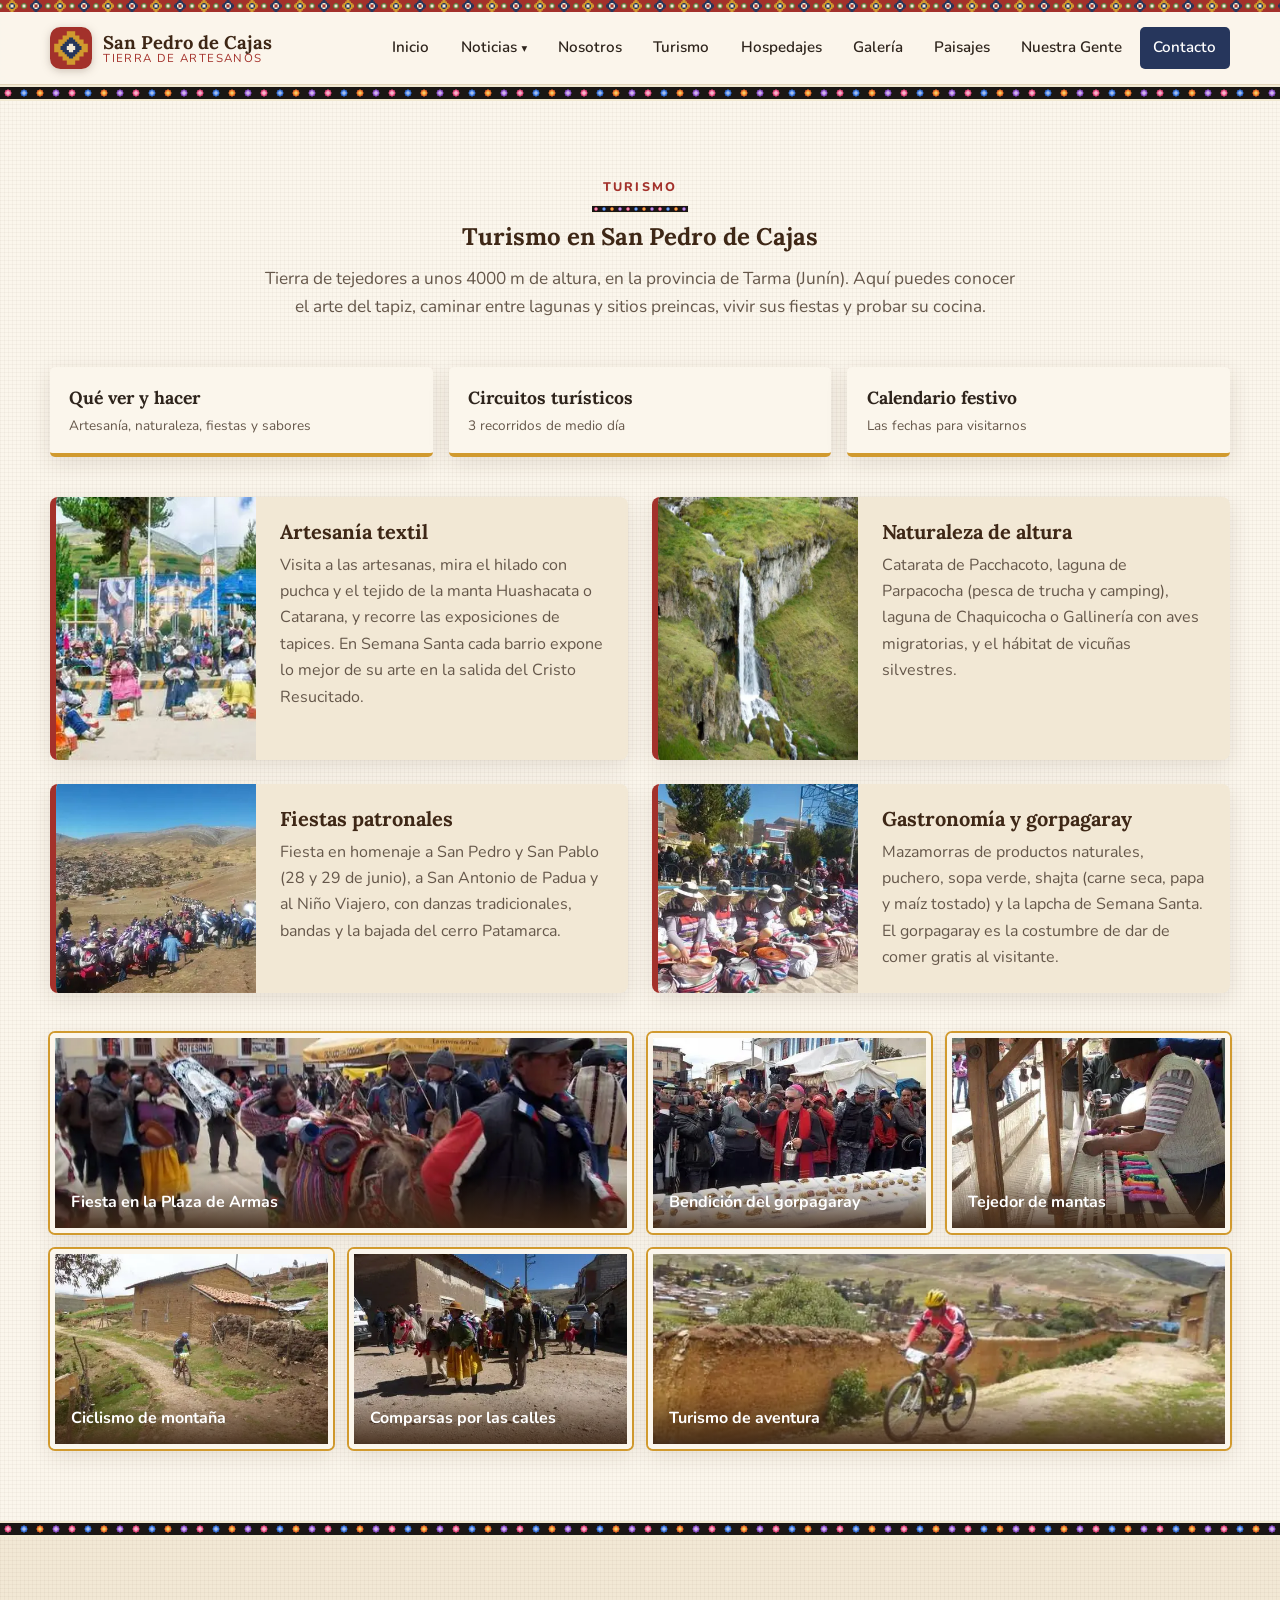
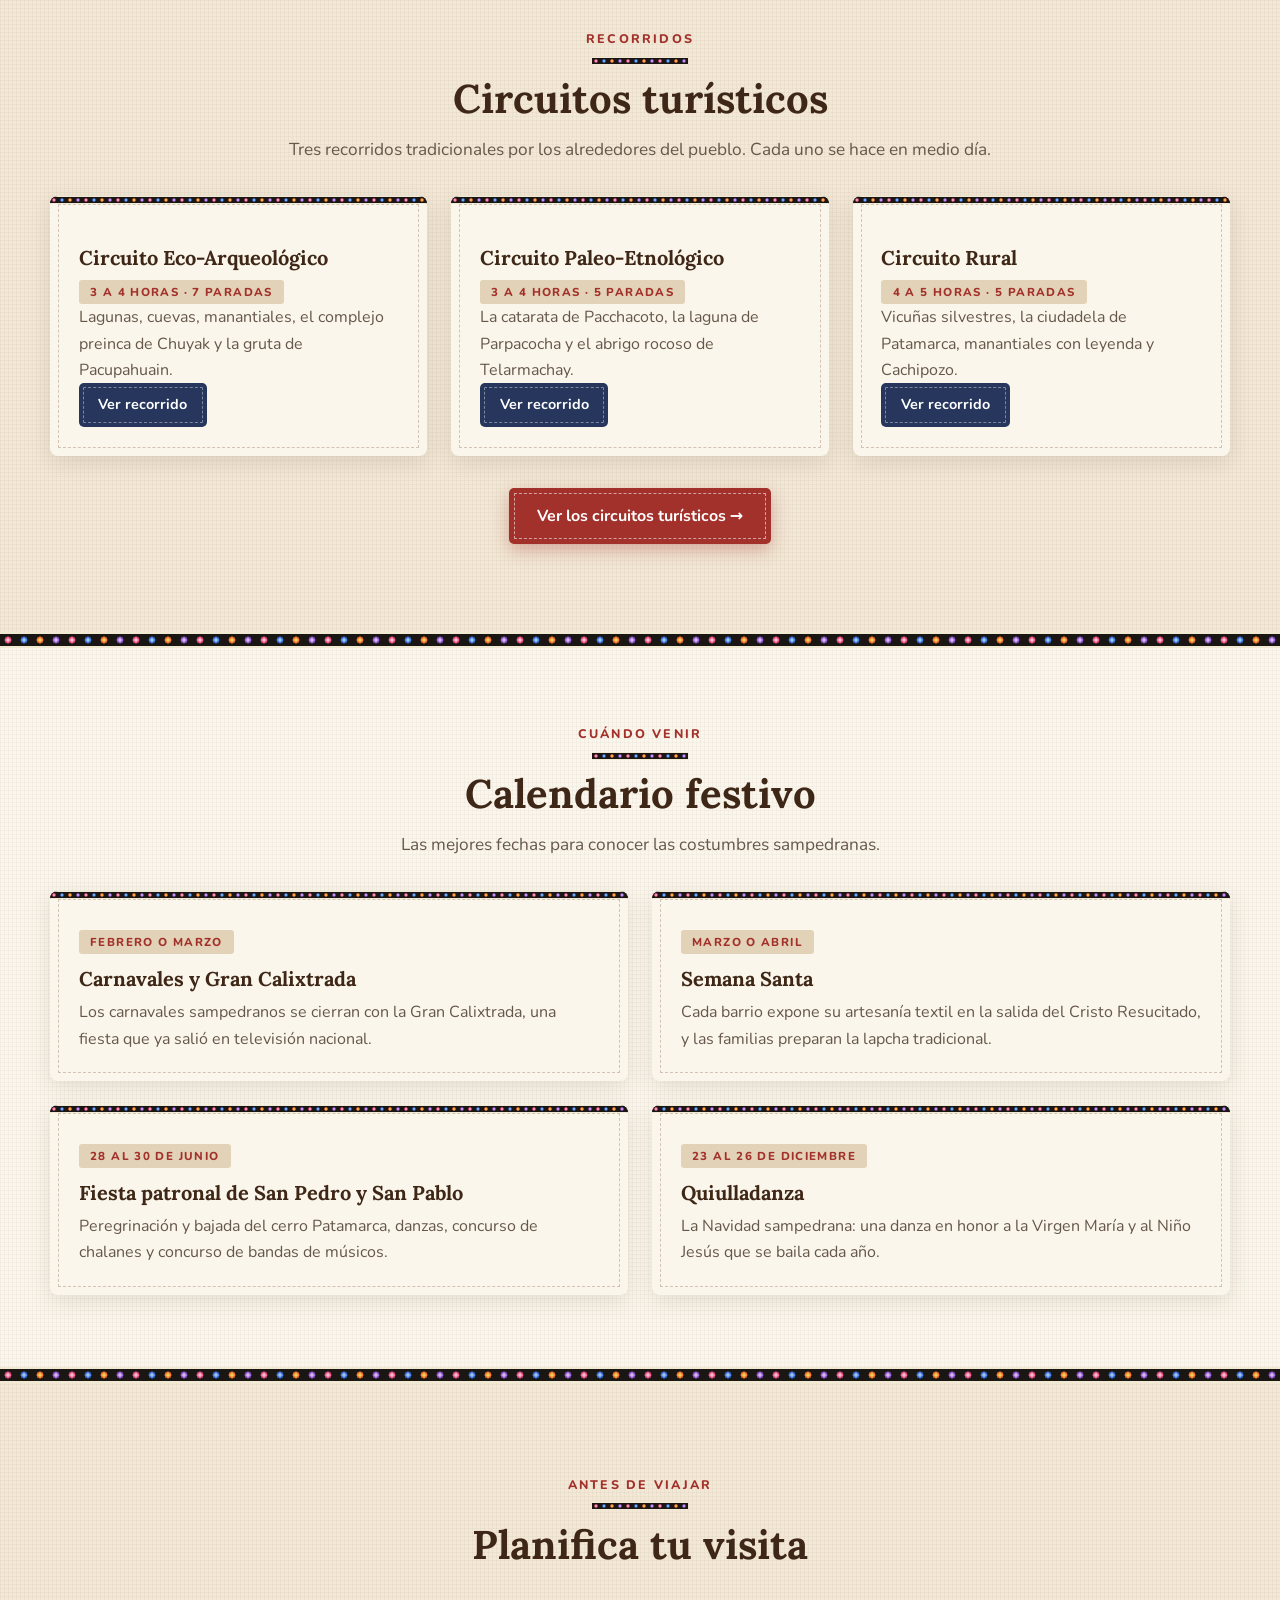
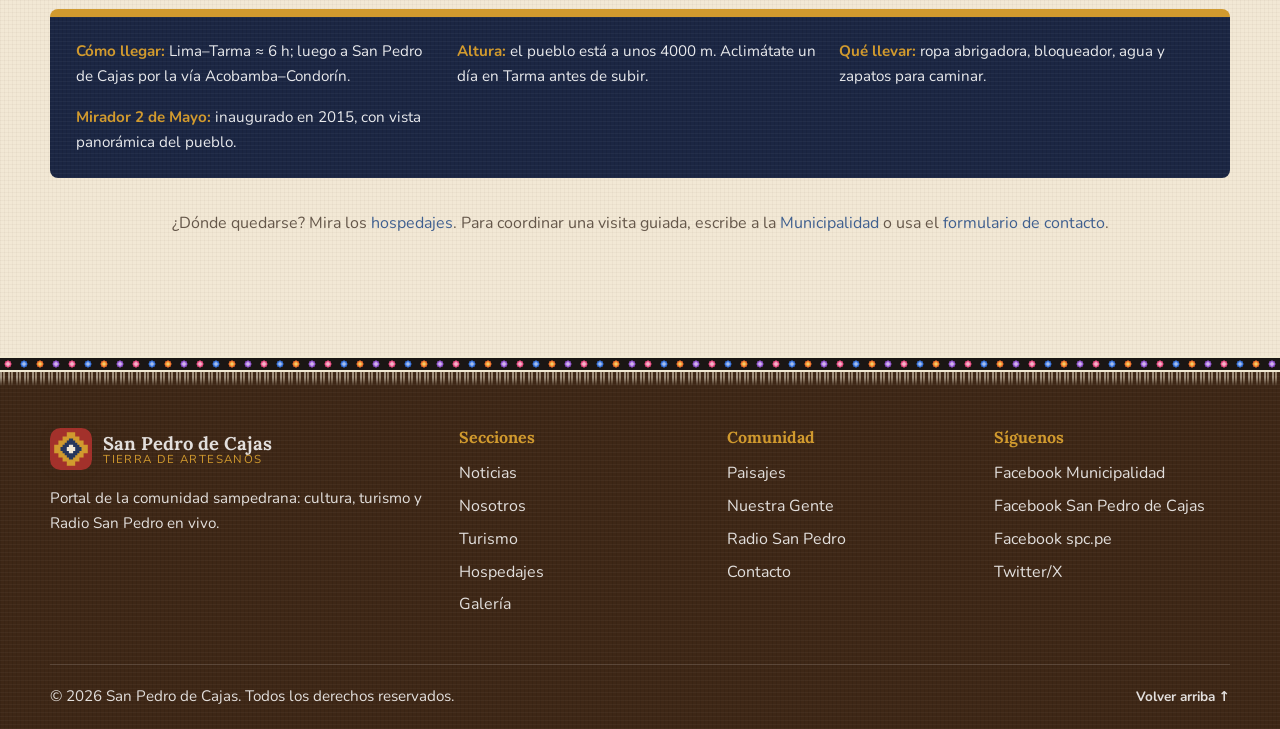
<file: turismo.html>
<!DOCTYPE html>
<html lang="es">
<head>
    <meta charset="UTF-8">
    <meta name="viewport" content="width=device-width, initial-scale=1.0">
    <title>Turismo | San Pedro de Cajas - Tarma, Junín, Perú</title>
    <meta name="description" content="Turismo en San Pedro de Cajas: artesanía textil, lagunas, cataratas, sitios preincas, circuitos turísticos, fiestas y gastronomía en los Andes de Tarma, Junín.">
    <meta name="keywords" content="San Pedro de Cajas, Tarma, Junín, Perú, artesanos, tapices, turismo, hospedajes, radio en vivo">
    <meta name="theme-color" content="#A3312B">
    <meta property="og:title" content="Turismo | San Pedro de Cajas">
    <meta property="og:description" content="Turismo en San Pedro de Cajas: artesanía textil, lagunas, cataratas, sitios preincas, circuitos turísticos, fiestas y gastronomía en los Andes de Tarma, Junín.">
    <meta property="og:type" content="website">
    <link rel="icon" href="favicon.ico" sizes="any">
    <link rel="icon" type="image/png" sizes="32x32" href="favicon-32.png">
    <link rel="apple-touch-icon" href="apple-touch-icon.png">
    <link rel="manifest" href="site.webmanifest">
    <link rel="preconnect" href="https://fonts.googleapis.com">
    <link rel="preconnect" href="https://fonts.gstatic.com" crossorigin>
    <link rel="preload" as="style" href="https://fonts.googleapis.com/css2?family=Lora:wght@600;700&family=Nunito:wght@400;600;700&display=swap" onload="this.onload=null;this.rel='stylesheet'">
    <noscript><link rel="stylesheet" href="https://fonts.googleapis.com/css2?family=Lora:wght@600;700&family=Nunito:wght@400;600;700&display=swap"></noscript>
    <link rel="stylesheet" href="styles.css?v=20261127a">
</head>
<body>

    <a class="skip-link" href="#turismo-top">Saltar al contenido</a>

    <!-- ============ CABECERA ============ -->
    <header class="header">
        <div class="container header__inner">
            <a href="index.html#inicio" class="logo" aria-label="San Pedro de Cajas - Inicio">
                <span class="logo__mark" aria-hidden="true"></span>
                <span class="logo__text">
                    <strong>San Pedro de Cajas</strong>
                    <small>Tierra de Artesanos</small>
                </span>
            </a>

            <input type="checkbox" id="menu-toggle" class="menu-toggle" aria-label="Abrir menú" aria-controls="nav-principal">
            <label for="menu-toggle" class="menu-btn" aria-hidden="true">
                <span></span><span></span><span></span>
            </label>

            <nav id="nav-principal" class="nav" aria-label="Navegación principal">
                <ul>
                    <li><a href="index.html#inicio">Inicio</a></li>
                    <li class="nav__group">
                        <a href="noticias.html">Noticias</a>
                        <ul class="nav__sub" aria-label="Noticias">
                            <li><a href="noticias.html">Noticias de San Pedro de Cajas</a></li>
                            <li><a href="region.html">Noticias de la región</a></li>
                            <li><a href="comunidad.html#enviar">Envía tu noticia</a></li>
                        </ul>
                    </li>
                    <li><a href="index.html#nosotros">Nosotros</a></li>
                    <li><a href="turismo.html" aria-current="page">Turismo</a></li>
                    <li><a href="index.html#hospedajes">Hospedajes</a></li>
                    <li><a href="index.html#galeria">Galería</a></li>
                    <li><a href="index.html#paisajes">Paisajes</a></li>
                    <li><a href="gente.html">Nuestra Gente</a></li>
                    <li><a href="index.html#contacto" class="nav__cta">Contacto</a></li>
                </ul>
            </nav>
        </div>
    </header>

    <main id="turismo-top">
        <section class="section section--alt">
            <div class="container">
                <header class="section__head">
                    <p class="section__eyebrow">Turismo</p>
                    <h1>Turismo en San Pedro de Cajas</h1>
                    <p class="section__lead">Tierra de tejedores a unos 4000 m de altura, en la provincia de Tarma (Junín). Aquí puedes conocer el arte del tapiz, caminar entre lagunas y sitios preincas, vivir sus fiestas y probar su cocina.</p>
                </header>
                <nav class="circuito-nav" aria-label="Secciones de turismo">
                    <a href="#que-ver"><strong>Qué ver y hacer</strong><span>Artesanía, naturaleza, fiestas y sabores</span></a>
                    <a href="#circuitos"><strong>Circuitos turísticos</strong><span>3 recorridos de medio día</span></a>
                    <a href="#calendario"><strong>Calendario festivo</strong><span>Las fechas para visitarnos</span></a>
                </nav>

                <h2 id="que-ver" class="visually-hidden">Qué ver y hacer</h2>
                <div class="grid grid--2">
                    <article class="feature">
                        <div class="feature__media"><picture><source type="image/webp" srcset="imagenes/hilado-plaza-480.webp 480w, imagenes/hilado-plaza-720.webp 720w, imagenes/hilado-plaza-960.webp 960w, imagenes/hilado-plaza.webp 1400w" sizes="(max-width: 520px) 100vw, 200px"><img src="imagenes/hilado-plaza.jpg" srcset="imagenes/hilado-plaza-480.jpg 480w, imagenes/hilado-plaza-720.jpg 720w, imagenes/hilado-plaza-960.jpg 960w, imagenes/hilado-plaza.jpg 1400w" sizes="(max-width: 520px) 100vw, 200px" alt="Concurso de hilado con puchca en la Plaza de Armas de San Pedro de Cajas" loading="lazy"></picture></div>
                        <div class="feature__body">
                            <h3>Artesanía textil</h3>
                            <p>Visita a las artesanas, mira el hilado con puchca y el tejido de la manta Huashacata o Catarana, y recorre las exposiciones de tapices. En Semana Santa cada barrio expone lo mejor de su arte en la salida del Cristo Resucitado.</p>
                        </div>
                    </article>
                    <article class="feature">
                        <div class="feature__media"><picture><source type="image/webp" srcset="imagenes/catarata-pacchacoto-480.webp 480w, imagenes/catarata-pacchacoto-720.webp 720w, imagenes/catarata-pacchacoto-960.webp 960w, imagenes/catarata-pacchacoto.webp 1218w" sizes="(max-width: 520px) 100vw, 200px"><img src="imagenes/catarata-pacchacoto.jpg" srcset="imagenes/catarata-pacchacoto-480.jpg 480w, imagenes/catarata-pacchacoto-720.jpg 720w, imagenes/catarata-pacchacoto-960.jpg 960w, imagenes/catarata-pacchacoto.jpg 1218w" sizes="(max-width: 520px) 100vw, 200px" alt="Catarata de Pacchacoto en San Pedro de Cajas" loading="lazy"></picture></div>
                        <div class="feature__body">
                            <h3>Naturaleza de altura</h3>
                            <p>Catarata de Pacchacoto, laguna de Parpacocha (pesca de trucha y camping), laguna de Chaquicocha o Gallinería con aves migratorias, y el hábitat de vicuñas silvestres.</p>
                        </div>
                    </article>
                    <article class="feature">
                        <div class="feature__media"><picture><source type="image/webp" srcset="imagenes/bajada-patamarca-480.webp 480w, imagenes/bajada-patamarca-720.webp 720w, imagenes/bajada-patamarca.webp 960w" sizes="(max-width: 520px) 100vw, 200px"><img src="imagenes/bajada-patamarca.jpg" srcset="imagenes/bajada-patamarca-480.jpg 480w, imagenes/bajada-patamarca-720.jpg 720w, imagenes/bajada-patamarca.jpg 960w" sizes="(max-width: 520px) 100vw, 200px" alt="Bajada del cerro Patamarca en la fiesta patronal, con el pueblo al fondo" loading="lazy"></picture></div>
                        <div class="feature__body">
                            <h3>Fiestas patronales</h3>
                            <p>Fiesta en homenaje a San Pedro y San Pablo (28 y 29 de junio), a San Antonio de Padua y al Niño Viajero, con danzas tradicionales, bandas y la bajada del cerro Patamarca.</p>
                        </div>
                    </article>
                    <article class="feature">
                        <div class="feature__media"><picture><source type="image/webp" srcset="imagenes/gorpagaray-plaza-480.webp 480w, imagenes/gorpagaray-plaza-720.webp 720w, imagenes/gorpagaray-plaza.webp 960w" sizes="(max-width: 520px) 100vw, 200px"><img src="imagenes/gorpagaray-plaza.jpg" srcset="imagenes/gorpagaray-plaza-480.jpg 480w, imagenes/gorpagaray-plaza-720.jpg 720w, imagenes/gorpagaray-plaza.jpg 960w" sizes="(max-width: 520px) 100vw, 200px" alt="Señoras sampedranas con sus ollas en el gorpagaray de la Plaza de Armas" loading="lazy"></picture></div>
                        <div class="feature__body">
                            <h3>Gastronomía y gorpagaray</h3>
                            <p>Mazamorras de productos naturales, puchero, sopa verde, shajta (carne seca, papa y maíz tostado) y la lapcha de Semana Santa. El gorpagaray es la costumbre de dar de comer gratis al visitante.</p>
                        </div>
                    </article>
                </div>

                <div class="gallery" style="margin-top:2.5rem" role="group" aria-label="Postales de San Pedro de Cajas">
                    <figure class="gallery__item gallery__item--wide"><picture><source type="image/webp" srcset="imagenes/fiesta-burro-mantas-480.webp 480w, imagenes/fiesta-burro-mantas-720.webp 720w, imagenes/fiesta-burro-mantas-960.webp 960w, imagenes/fiesta-burro-mantas.webp 1200w" sizes="(max-width: 700px) 100vw, 600px"><img src="imagenes/fiesta-burro-mantas.jpg" srcset="imagenes/fiesta-burro-mantas-480.jpg 480w, imagenes/fiesta-burro-mantas-720.jpg 720w, imagenes/fiesta-burro-mantas-960.jpg 960w, imagenes/fiesta-burro-mantas.jpg 1200w" sizes="(max-width: 700px) 100vw, 600px" alt="Burro adornado con mantas tejidas en la fiesta, frente a la Plaza de Armas" loading="lazy"></picture><figcaption>Fiesta en la Plaza de Armas</figcaption></figure>
                    <figure class="gallery__item"><picture><source type="image/webp" srcset="imagenes/gorpagaray-bendicion-480.webp 480w, imagenes/gorpagaray-bendicion.webp 720w" sizes="(max-width: 520px) 100vw, (max-width: 700px) 50vw, 300px"><img src="imagenes/gorpagaray-bendicion.jpg" srcset="imagenes/gorpagaray-bendicion-480.jpg 480w, imagenes/gorpagaray-bendicion.jpg 720w" sizes="(max-width: 520px) 100vw, (max-width: 700px) 50vw, 300px" alt="Bendición de los platos del gorpagaray" loading="lazy"></picture><figcaption>Bendición del gorpagaray</figcaption></figure>
                    <figure class="gallery__item"><picture><source type="image/webp" srcset="imagenes/tejedor-manta-480.webp 480w, imagenes/tejedor-manta-720.webp 720w, imagenes/tejedor-manta.webp 960w" sizes="(max-width: 520px) 100vw, (max-width: 700px) 50vw, 300px"><img src="imagenes/tejedor-manta.jpg" srcset="imagenes/tejedor-manta-480.jpg 480w, imagenes/tejedor-manta-720.jpg 720w, imagenes/tejedor-manta.jpg 960w" sizes="(max-width: 520px) 100vw, (max-width: 700px) 50vw, 300px" alt="Tejedor sampedrano trabajando una manta en el telar" loading="lazy"></picture><figcaption>Tejedor de mantas</figcaption></figure>
                    <figure class="gallery__item"><picture><source type="image/webp" srcset="imagenes/ciclismo-camino-480.webp 480w, imagenes/ciclismo-camino-720.webp 720w, imagenes/ciclismo-camino.webp 960w" sizes="(max-width: 520px) 100vw, (max-width: 700px) 50vw, 300px"><img src="imagenes/ciclismo-camino.jpg" srcset="imagenes/ciclismo-camino-480.jpg 480w, imagenes/ciclismo-camino-720.jpg 720w, imagenes/ciclismo-camino.jpg 960w" sizes="(max-width: 520px) 100vw, (max-width: 700px) 50vw, 300px" alt="Ciclista en un camino rural de San Pedro de Cajas" loading="lazy"></picture><figcaption>Ciclismo de montaña</figcaption></figure>
                    <figure class="gallery__item"><picture><source type="image/webp" srcset="imagenes/fiesta-procesion-480.webp 480w, imagenes/fiesta-procesion-720.webp 720w, imagenes/fiesta-procesion-960.webp 960w, imagenes/fiesta-procesion.webp 1200w" sizes="(max-width: 520px) 100vw, (max-width: 700px) 50vw, 300px"><img src="imagenes/fiesta-procesion.jpg" srcset="imagenes/fiesta-procesion-480.jpg 480w, imagenes/fiesta-procesion-720.jpg 720w, imagenes/fiesta-procesion-960.jpg 960w, imagenes/fiesta-procesion.jpg 1200w" sizes="(max-width: 520px) 100vw, (max-width: 700px) 50vw, 300px" alt="Comparsa con burro adornado por las calles del pueblo" loading="lazy"></picture><figcaption>Comparsas por las calles</figcaption></figure>
                    <figure class="gallery__item gallery__item--wide"><picture><source type="image/webp" srcset="imagenes/ciclismo-pueblo-480.webp 480w, imagenes/ciclismo-pueblo-720.webp 720w, imagenes/ciclismo-pueblo.webp 960w" sizes="(max-width: 700px) 100vw, 600px"><img src="imagenes/ciclismo-pueblo.jpg" srcset="imagenes/ciclismo-pueblo-480.jpg 480w, imagenes/ciclismo-pueblo-720.jpg 720w, imagenes/ciclismo-pueblo.jpg 960w" sizes="(max-width: 700px) 100vw, 600px" alt="Ciclista con el pueblo y los cerros al fondo" loading="lazy"></picture><figcaption>Turismo de aventura</figcaption></figure>
                </div>
            </div>
        </section>

        <section id="circuitos" class="section">
            <div class="container">
                <header class="section__head section__head--sub">
                    <p class="section__eyebrow">Recorridos</p>
                    <h2>Circuitos turísticos</h2>
                    <p class="section__lead">Tres recorridos tradicionales por los alrededores del pueblo. Cada uno se hace en medio día.</p>
                </header>
                <div class="grid grid--3">
                    <article class="card">
                        <h3>Circuito Eco-Arqueológico</h3>
                        <span class="tag">3 a 4 horas · 7 paradas</span>
                        <p>Lagunas, cuevas, manantiales, el complejo preinca de Chuyak y la gruta de Pacupahuain.</p>
                        <a href="circuitos.html#eco-arqueologico" class="btn btn--small">Ver recorrido</a>
                    </article>
                    <article class="card">
                        <h3>Circuito Paleo-Etnológico</h3>
                        <span class="tag">3 a 4 horas · 5 paradas</span>
                        <p>La catarata de Pacchacoto, la laguna de Parpacocha y el abrigo rocoso de Telarmachay.</p>
                        <a href="circuitos.html#paleo-etnologico" class="btn btn--small">Ver recorrido</a>
                    </article>
                    <article class="card">
                        <h3>Circuito Rural</h3>
                        <span class="tag">4 a 5 horas · 5 paradas</span>
                        <p>Vicuñas silvestres, la ciudadela de Patamarca, manantiales con leyenda y Cachipozo.</p>
                        <a href="circuitos.html#rural" class="btn btn--small">Ver recorrido</a>
                    </article>
                </div>
                <p class="note"><a href="circuitos.html" class="btn btn--primary">Ver los circuitos turísticos →</a></p>
            </div>
        </section>

        <section id="calendario" class="section section--alt">
            <div class="container">
                <header class="section__head section__head--sub">
                    <p class="section__eyebrow">Cuándo venir</p>
                    <h2>Calendario festivo</h2>
                    <p class="section__lead">Las mejores fechas para conocer las costumbres sampedranas.</p>
                </header>
                <div class="grid grid--2">
                    <article class="card">
                        <span class="tag">Febrero o marzo</span>
                        <h3>Carnavales y Gran Calixtrada</h3>
                        <p>Los carnavales sampedranos se cierran con la Gran Calixtrada, una fiesta que ya salió en televisión nacional.</p>
                    </article>
                    <article class="card">
                        <span class="tag">Marzo o abril</span>
                        <h3>Semana Santa</h3>
                        <p>Cada barrio expone su artesanía textil en la salida del Cristo Resucitado, y las familias preparan la lapcha tradicional.</p>
                    </article>
                    <article class="card">
                        <span class="tag">28 al 30 de junio</span>
                        <h3>Fiesta patronal de San Pedro y San Pablo</h3>
                        <p>Peregrinación y bajada del cerro Patamarca, danzas, concurso de chalanes y concurso de bandas de músicos.</p>
                    </article>
                    <article class="card">
                        <span class="tag">23 al 26 de diciembre</span>
                        <h3>Quiulladanza</h3>
                        <p>La Navidad sampedrana: una danza en honor a la Virgen María y al Niño Jesús que se baila cada año.</p>
                    </article>
                </div>
            </div>
        </section>

        <section id="planifica" class="section">
            <div class="container">
                <header class="section__head section__head--sub">
                    <p class="section__eyebrow">Antes de viajar</p>
                    <h2>Planifica tu visita</h2>
                </header>
                <div class="info-strip">
                    <div><strong>Cómo llegar:</strong> Lima–Tarma ≈ 6 h; luego a San Pedro de Cajas por la vía Acobamba–Condorín.</div>
                    <div><strong>Altura:</strong> el pueblo está a unos 4000 m. Aclimátate un día en Tarma antes de subir.</div>
                    <div><strong>Qué llevar:</strong> ropa abrigadora, bloqueador, agua y zapatos para caminar.</div>
                    <div><strong>Mirador 2 de Mayo:</strong> inaugurado en 2015, con vista panorámica del pueblo.</div>
                </div>
                <p class="note">¿Dónde quedarse? Mira los <a href="index.html#hospedajes">hospedajes</a>. Para coordinar una visita guiada, escribe a la <a href="https://www.facebook.com/MuniSPC2023" target="_blank" rel="noopener">Municipalidad</a> o usa el <a href="index.html#contacto">formulario de contacto</a>.</p>
            </div>
        </section>
    </main>

    <!-- ============ PIE DE PÁGINA ============ -->
    <footer class="footer">
        <div class="footer__pattern" aria-hidden="true"></div>
        <div class="container footer__grid">
            <div>
                <a href="index.html#inicio" class="logo logo--footer">
                    <span class="logo__mark" aria-hidden="true"></span>
                    <span class="logo__text"><strong>San Pedro de Cajas</strong><small>Tierra de Artesanos</small></span>
                </a>
                <p>Portal de la comunidad sampedrana: cultura, turismo y Radio San Pedro en vivo.</p>
            </div>
            <div>
                <h3>Secciones</h3>
                <ul>
                    <li><a href="index.html#noticias">Noticias</a></li>
                    <li><a href="index.html#nosotros">Nosotros</a></li>
                    <li><a href="turismo.html">Turismo</a></li>
                    <li><a href="index.html#hospedajes">Hospedajes</a></li>
                    <li><a href="index.html#galeria">Galería</a></li>
                </ul>
            </div>
            <div>
                <h3>Comunidad</h3>
                <ul>
                    <li><a href="index.html#paisajes">Paisajes</a></li>
                    <li><a href="gente.html">Nuestra Gente</a></li>
                    <li><a href="index.html#radio">Radio San Pedro</a></li>
                    <li><a href="index.html#contacto">Contacto</a></li>
                </ul>
            </div>
            <div>
                <h3>Síguenos</h3>
                <ul>
                    <li><a href="https://www.facebook.com/MuniSPC2023" target="_blank" rel="noopener">Facebook Municipalidad</a></li>
                    <li><a href="https://www.facebook.com/sanpedrodecajasperu" target="_blank" rel="noopener">Facebook San Pedro de Cajas</a></li>
                    <li><a href="https://www.facebook.com/spc.pe" target="_blank" rel="noopener">Facebook spc.pe</a></li>
                    <li><a href="https://twitter.com/Sanpedrodecajas" target="_blank" rel="noopener">Twitter/X</a></li>
                </ul>
            </div>
        </div>
        <div class="container footer__bottom">
            <p>&copy; 2026 San Pedro de Cajas. Todos los derechos reservados.</p>
            <a href="#turismo-top" class="footer__top">Volver arriba ↑</a>
        </div>
    </footer>

<script>
    (function () {
        var toggle = document.getElementById('menu-toggle');
        var menuBtn = document.querySelector('.menu-btn');
        if (toggle && menuBtn) {
            toggle.addEventListener('keydown', function (e) {
                if (e.key === 'Enter') { e.preventDefault(); toggle.checked = !toggle.checked; }
            });
            document.querySelectorAll('.nav a').forEach(function (a) {
                a.addEventListener('click', function () { toggle.checked = false; });
            });
        }
    })();
</script>

<script>
    window.addEventListener('load', function () {
        setTimeout(function () {
            var s = document.createElement('script');
            s.async = true; s.crossOrigin = 'anonymous';
            s.src = 'https://pagead2.googlesyndication.com/pagead/js/adsbygoogle.js?client=ca-pub-6914749946758407';
            document.head.appendChild(s);
        }, 1500);
    });
</script>
</body>
</html>
</file>
<file: styles.css>
/* ==========================================================
   San Pedro de Cajas — styles.css
   Estilo "tapiz andino": colores de tintes naturales
   (cochinilla, añil, qolle/ocre, nogal, chilca, lana cruda),
   grecas de rombos escalonados, textura de tejido y flecos,
   inspirados en los tapices y mantas de San Pedro de Cajas.
   ========================================================== */

:root {
    --tierra: #6B4226;
    --tierra-oscuro: #3E2716;
    --nogal: #4A2F1C;
    --azul: #26365C;
    --azul-oscuro: #1B2643;
    --azul-claro: #3F5F8F;
    --dorado: #D19A2E;
    --cochinilla: #A3312B;
    --rosa: #C2455E;
    --verde: #5F7A3B;
    --crema: #F2E8D5;
    --crema-oscuro: #E2D3B8;
    --lana: #FBF6EC;
    --negro-manta: #1A1614;
    --negro-manta: #1A1614;
    --texto: #2E241C;
    --texto-suave: #65574A;
    --blanco: #FFFFFF;

    --font-titulo: 'Lora', Georgia, serif;
    --font-texto: 'Nunito', 'Segoe UI', system-ui, sans-serif;

    --radio: 8px;
    --radio-sm: 5px;
    --sombra: 0 6px 22px rgba(62, 39, 22, 0.12);
    --sombra-fuerte: 0 14px 40px rgba(62, 39, 22, 0.22);
    --transicion: 0.25s ease;
    --ancho: 1180px;
    --header-h: 72px;

    /* Motivos tejidos (SVG en línea, no requieren archivos extra) */
    --motivo-greca: url("data:image/svg+xml,%3Csvg xmlns='http://www.w3.org/2000/svg' width='96' height='24' viewBox='0 0 96 24'%3E%3Crect width='96' height='24' fill='%23A3312B'/%3E%3Cpolygon fill='%235F7A3B' points='3,6 3,9 6,9 6,12 6,12 6,15 3,15 3,18 -3,18 -3,15 -6,15 -6,12 -6,12 -6,9 -3,9 -3,6'/%3E%3Cpolygon fill='%23F2E8D5' points='3,9 3,12 3,12 3,15 -3,15 -3,12 -3,12 -3,9'/%3E%3Cpolygon fill='%235F7A3B' points='51,6 51,9 54,9 54,12 54,12 54,15 51,15 51,18 45,18 45,15 42,15 42,12 42,12 42,9 45,9 45,6'/%3E%3Cpolygon fill='%23F2E8D5' points='51,9 51,12 51,12 51,15 45,15 45,12 45,12 45,9'/%3E%3Cpolygon fill='%235F7A3B' points='99,6 99,9 102,9 102,12 102,12 102,15 99,15 99,18 93,18 93,15 90,15 90,12 90,12 90,9 93,9 93,6'/%3E%3Cpolygon fill='%23F2E8D5' points='99,9 99,12 99,12 99,15 93,15 93,12 93,12 93,9'/%3E%3Cpolygon fill='%23D19A2E' points='27,0 27,3 30,3 30,6 33,6 33,9 36,9 36,12 36,12 36,15 33,15 33,18 30,18 30,21 27,21 27,24 21,24 21,21 18,21 18,18 15,18 15,15 12,15 12,12 12,12 12,9 15,9 15,6 18,6 18,3 21,3 21,0'/%3E%3Cpolygon fill='%2326365C' points='27,6 27,9 30,9 30,12 30,12 30,15 27,15 27,18 21,18 21,15 18,15 18,12 18,12 18,9 21,9 21,6'/%3E%3Cpolygon fill='%23F2E8D5' points='27,9 27,12 27,12 27,15 21,15 21,12 21,12 21,9'/%3E%3Cpolygon fill='%2326365C' points='75,0 75,3 78,3 78,6 81,6 81,9 84,9 84,12 84,12 84,15 81,15 81,18 78,18 78,21 75,21 75,24 69,24 69,21 66,21 66,18 63,18 63,15 60,15 60,12 60,12 60,9 63,9 63,6 66,6 66,3 69,3 69,0'/%3E%3Cpolygon fill='%23F2E8D5' points='75,6 75,9 78,9 78,12 78,12 78,15 75,15 75,18 69,18 69,15 66,15 66,12 66,12 66,9 69,9 69,6'/%3E%3Cpolygon fill='%23A3312B' points='75,9 75,12 75,12 75,15 69,15 69,12 69,12 69,9'/%3E%3C/svg%3E");
    --motivo-greca-v: url("data:image/svg+xml,%3Csvg xmlns='http://www.w3.org/2000/svg' width='24' height='96' viewBox='0 0 24 96'%3E%3Crect width='24' height='96' fill='%23A3312B'/%3E%3Cpolygon fill='%235F7A3B' points='6,3 9,3 9,6 12,6 12,6 15,6 15,3 18,3 18,-3 15,-3 15,-6 12,-6 12,-6 9,-6 9,-3 6,-3'/%3E%3Cpolygon fill='%23F2E8D5' points='9,3 12,3 12,3 15,3 15,-3 12,-3 12,-3 9,-3'/%3E%3Cpolygon fill='%235F7A3B' points='6,51 9,51 9,54 12,54 12,54 15,54 15,51 18,51 18,45 15,45 15,42 12,42 12,42 9,42 9,45 6,45'/%3E%3Cpolygon fill='%23F2E8D5' points='9,51 12,51 12,51 15,51 15,45 12,45 12,45 9,45'/%3E%3Cpolygon fill='%235F7A3B' points='6,99 9,99 9,102 12,102 12,102 15,102 15,99 18,99 18,93 15,93 15,90 12,90 12,90 9,90 9,93 6,93'/%3E%3Cpolygon fill='%23F2E8D5' points='9,99 12,99 12,99 15,99 15,93 12,93 12,93 9,93'/%3E%3Cpolygon fill='%23D19A2E' points='0,27 3,27 3,30 6,30 6,33 9,33 9,36 12,36 12,36 15,36 15,33 18,33 18,30 21,30 21,27 24,27 24,21 21,21 21,18 18,18 18,15 15,15 15,12 12,12 12,12 9,12 9,15 6,15 6,18 3,18 3,21 0,21'/%3E%3Cpolygon fill='%2326365C' points='6,27 9,27 9,30 12,30 12,30 15,30 15,27 18,27 18,21 15,21 15,18 12,18 12,18 9,18 9,21 6,21'/%3E%3Cpolygon fill='%23F2E8D5' points='9,27 12,27 12,27 15,27 15,21 12,21 12,21 9,21'/%3E%3Cpolygon fill='%2326365C' points='0,75 3,75 3,78 6,78 6,81 9,81 9,84 12,84 12,84 15,84 15,81 18,81 18,78 21,78 21,75 24,75 24,69 21,69 21,66 18,66 18,63 15,63 15,60 12,60 12,60 9,60 9,63 6,63 6,66 3,66 3,69 0,69'/%3E%3Cpolygon fill='%23F2E8D5' points='6,75 9,75 9,78 12,78 12,78 15,78 15,75 18,75 18,69 15,69 15,66 12,66 12,66 9,66 9,69 6,69'/%3E%3Cpolygon fill='%23A3312B' points='9,75 12,75 12,75 15,75 15,69 12,69 12,69 9,69'/%3E%3C/svg%3E");
    --motivo-tapiz: url("data:image/svg+xml,%3Csvg xmlns='http://www.w3.org/2000/svg' viewBox='0 0 140 220' preserveAspectRatio='none'%3E%3Crect width='140' height='220' fill='%234A2F1C'/%3E%3Crect x='5' y='5' width='130' height='210' fill='%23A3312B'/%3E%3Cpolygon fill='%23D19A2E' points='16,10 16,12 18,12 18,14 20,14 20,16 22,16 22,18 22,18 22,20 20,20 20,22 18,22 18,24 16,24 16,26 12,26 12,24 10,24 10,22 8,22 8,20 6,20 6,18 6,18 6,16 8,16 8,14 10,14 10,12 12,12 12,10'/%3E%3Cpolygon fill='%2326365C' points='16,14 16,16 18,16 18,18 18,18 18,20 16,20 16,22 12,22 12,20 10,20 10,18 10,18 10,16 12,16 12,14'/%3E%3Cpolygon fill='%23F2E8D5' points='32,10 32,12 34,12 34,14 36,14 36,16 38,16 38,18 38,18 38,20 36,20 36,22 34,22 34,24 32,24 32,26 28,26 28,24 26,24 26,22 24,22 24,20 22,20 22,18 22,18 22,16 24,16 24,14 26,14 26,12 28,12 28,10'/%3E%3Cpolygon fill='%23A3312B' points='32,14 32,16 34,16 34,18 34,18 34,20 32,20 32,22 28,22 28,20 26,20 26,18 26,18 26,16 28,16 28,14'/%3E%3Cpolygon fill='%23D19A2E' points='48,10 48,12 50,12 50,14 52,14 52,16 54,16 54,18 54,18 54,20 52,20 52,22 50,22 50,24 48,24 48,26 44,26 44,24 42,24 42,22 40,22 40,20 38,20 38,18 38,18 38,16 40,16 40,14 42,14 42,12 44,12 44,10'/%3E%3Cpolygon fill='%2326365C' points='48,14 48,16 50,16 50,18 50,18 50,20 48,20 48,22 44,22 44,20 42,20 42,18 42,18 42,16 44,16 44,14'/%3E%3Cpolygon fill='%23F2E8D5' points='64,10 64,12 66,12 66,14 68,14 68,16 70,16 70,18 70,18 70,20 68,20 68,22 66,22 66,24 64,24 64,26 60,26 60,24 58,24 58,22 56,22 56,20 54,20 54,18 54,18 54,16 56,16 56,14 58,14 58,12 60,12 60,10'/%3E%3Cpolygon fill='%23A3312B' points='64,14 64,16 66,16 66,18 66,18 66,20 64,20 64,22 60,22 60,20 58,20 58,18 58,18 58,16 60,16 60,14'/%3E%3Cpolygon fill='%23D19A2E' points='80,10 80,12 82,12 82,14 84,14 84,16 86,16 86,18 86,18 86,20 84,20 84,22 82,22 82,24 80,24 80,26 76,26 76,24 74,24 74,22 72,22 72,20 70,20 70,18 70,18 70,16 72,16 72,14 74,14 74,12 76,12 76,10'/%3E%3Cpolygon fill='%2326365C' points='80,14 80,16 82,16 82,18 82,18 82,20 80,20 80,22 76,22 76,20 74,20 74,18 74,18 74,16 76,16 76,14'/%3E%3Cpolygon fill='%23F2E8D5' points='96,10 96,12 98,12 98,14 100,14 100,16 102,16 102,18 102,18 102,20 100,20 100,22 98,22 98,24 96,24 96,26 92,26 92,24 90,24 90,22 88,22 88,20 86,20 86,18 86,18 86,16 88,16 88,14 90,14 90,12 92,12 92,10'/%3E%3Cpolygon fill='%23A3312B' points='96,14 96,16 98,16 98,18 98,18 98,20 96,20 96,22 92,22 92,20 90,20 90,18 90,18 90,16 92,16 92,14'/%3E%3Cpolygon fill='%23D19A2E' points='112,10 112,12 114,12 114,14 116,14 116,16 118,16 118,18 118,18 118,20 116,20 116,22 114,22 114,24 112,24 112,26 108,26 108,24 106,24 106,22 104,22 104,20 102,20 102,18 102,18 102,16 104,16 104,14 106,14 106,12 108,12 108,10'/%3E%3Cpolygon fill='%2326365C' points='112,14 112,16 114,16 114,18 114,18 114,20 112,20 112,22 108,22 108,20 106,20 106,18 106,18 106,16 108,16 108,14'/%3E%3Cpolygon fill='%23F2E8D5' points='128,10 128,12 130,12 130,14 132,14 132,16 134,16 134,18 134,18 134,20 132,20 132,22 130,22 130,24 128,24 128,26 124,26 124,24 122,24 122,22 120,22 120,20 118,20 118,18 118,18 118,16 120,16 120,14 122,14 122,12 124,12 124,10'/%3E%3Cpolygon fill='%23A3312B' points='128,14 128,16 130,16 130,18 130,18 130,20 128,20 128,22 124,22 124,20 122,20 122,18 122,18 122,16 124,16 124,14'/%3E%3Cpolygon fill='%23D19A2E' points='16,194 16,196 18,196 18,198 20,198 20,200 22,200 22,202 22,202 22,204 20,204 20,206 18,206 18,208 16,208 16,210 12,210 12,208 10,208 10,206 8,206 8,204 6,204 6,202 6,202 6,200 8,200 8,198 10,198 10,196 12,196 12,194'/%3E%3Cpolygon fill='%2326365C' points='16,198 16,200 18,200 18,202 18,202 18,204 16,204 16,206 12,206 12,204 10,204 10,202 10,202 10,200 12,200 12,198'/%3E%3Cpolygon fill='%23F2E8D5' points='32,194 32,196 34,196 34,198 36,198 36,200 38,200 38,202 38,202 38,204 36,204 36,206 34,206 34,208 32,208 32,210 28,210 28,208 26,208 26,206 24,206 24,204 22,204 22,202 22,202 22,200 24,200 24,198 26,198 26,196 28,196 28,194'/%3E%3Cpolygon fill='%23A3312B' points='32,198 32,200 34,200 34,202 34,202 34,204 32,204 32,206 28,206 28,204 26,204 26,202 26,202 26,200 28,200 28,198'/%3E%3Cpolygon fill='%23D19A2E' points='48,194 48,196 50,196 50,198 52,198 52,200 54,200 54,202 54,202 54,204 52,204 52,206 50,206 50,208 48,208 48,210 44,210 44,208 42,208 42,206 40,206 40,204 38,204 38,202 38,202 38,200 40,200 40,198 42,198 42,196 44,196 44,194'/%3E%3Cpolygon fill='%2326365C' points='48,198 48,200 50,200 50,202 50,202 50,204 48,204 48,206 44,206 44,204 42,204 42,202 42,202 42,200 44,200 44,198'/%3E%3Cpolygon fill='%23F2E8D5' points='64,194 64,196 66,196 66,198 68,198 68,200 70,200 70,202 70,202 70,204 68,204 68,206 66,206 66,208 64,208 64,210 60,210 60,208 58,208 58,206 56,206 56,204 54,204 54,202 54,202 54,200 56,200 56,198 58,198 58,196 60,196 60,194'/%3E%3Cpolygon fill='%23A3312B' points='64,198 64,200 66,200 66,202 66,202 66,204 64,204 64,206 60,206 60,204 58,204 58,202 58,202 58,200 60,200 60,198'/%3E%3Cpolygon fill='%23D19A2E' points='80,194 80,196 82,196 82,198 84,198 84,200 86,200 86,202 86,202 86,204 84,204 84,206 82,206 82,208 80,208 80,210 76,210 76,208 74,208 74,206 72,206 72,204 70,204 70,202 70,202 70,200 72,200 72,198 74,198 74,196 76,196 76,194'/%3E%3Cpolygon fill='%2326365C' points='80,198 80,200 82,200 82,202 82,202 82,204 80,204 80,206 76,206 76,204 74,204 74,202 74,202 74,200 76,200 76,198'/%3E%3Cpolygon fill='%23F2E8D5' points='96,194 96,196 98,196 98,198 100,198 100,200 102,200 102,202 102,202 102,204 100,204 100,206 98,206 98,208 96,208 96,210 92,210 92,208 90,208 90,206 88,206 88,204 86,204 86,202 86,202 86,200 88,200 88,198 90,198 90,196 92,196 92,194'/%3E%3Cpolygon fill='%23A3312B' points='96,198 96,200 98,200 98,202 98,202 98,204 96,204 96,206 92,206 92,204 90,204 90,202 90,202 90,200 92,200 92,198'/%3E%3Cpolygon fill='%23D19A2E' points='112,194 112,196 114,196 114,198 116,198 116,200 118,200 118,202 118,202 118,204 116,204 116,206 114,206 114,208 112,208 112,210 108,210 108,208 106,208 106,206 104,206 104,204 102,204 102,202 102,202 102,200 104,200 104,198 106,198 106,196 108,196 108,194'/%3E%3Cpolygon fill='%2326365C' points='112,198 112,200 114,200 114,202 114,202 114,204 112,204 112,206 108,206 108,204 106,204 106,202 106,202 106,200 108,200 108,198'/%3E%3Cpolygon fill='%23F2E8D5' points='128,194 128,196 130,196 130,198 132,198 132,200 134,200 134,202 134,202 134,204 132,204 132,206 130,206 130,208 128,208 128,210 124,210 124,208 122,208 122,206 120,206 120,204 118,204 118,202 118,202 118,200 120,200 120,198 122,198 122,196 124,196 124,194'/%3E%3Cpolygon fill='%23A3312B' points='128,198 128,200 130,200 130,202 130,202 130,204 128,204 128,206 124,206 124,204 122,204 122,202 122,202 122,200 124,200 124,198'/%3E%3Crect x='12' y='32' width='116' height='156' fill='%23F2E8D5'/%3E%3Crect x='16' y='36' width='108' height='148' fill='%2326365C'/%3E%3Cpolygon fill='%23D19A2E' points='74,58 74,62 78,62 78,66 82,66 82,70 86,70 86,74 90,74 90,78 94,78 94,82 98,82 98,86 102,86 102,90 106,90 106,94 110,94 110,98 114,98 114,102 118,102 118,106 122,106 122,110 122,110 122,114 118,114 118,118 114,118 114,122 110,122 110,126 106,126 106,130 102,130 102,134 98,134 98,138 94,138 94,142 90,142 90,146 86,146 86,150 82,150 82,154 78,154 78,158 74,158 74,162 66,162 66,158 62,158 62,154 58,154 58,150 54,150 54,146 50,146 50,142 46,142 46,138 42,138 42,134 38,134 38,130 34,130 34,126 30,126 30,122 26,122 26,118 22,118 22,114 18,114 18,110 18,110 18,106 22,106 22,102 26,102 26,98 30,98 30,94 34,94 34,90 38,90 38,86 42,86 42,82 46,82 46,78 50,78 50,74 54,74 54,70 58,70 58,66 62,66 62,62 66,62 66,58'/%3E%3Cpolygon fill='%23A3312B' points='74,66 74,70 78,70 78,74 82,74 82,78 86,78 86,82 90,82 90,86 94,86 94,90 98,90 98,94 102,94 102,98 106,98 106,102 110,102 110,106 114,106 114,110 114,110 114,114 110,114 110,118 106,118 106,122 102,122 102,126 98,126 98,130 94,130 94,134 90,134 90,138 86,138 86,142 82,142 82,146 78,146 78,150 74,150 74,154 66,154 66,150 62,150 62,146 58,146 58,142 54,142 54,138 50,138 50,134 46,134 46,130 42,130 42,126 38,126 38,122 34,122 34,118 30,118 30,114 26,114 26,110 26,110 26,106 30,106 30,102 34,102 34,98 38,98 38,94 42,94 42,90 46,90 46,86 50,86 50,82 54,82 54,78 58,78 58,74 62,74 62,70 66,70 66,66'/%3E%3Cpolygon fill='%23F2E8D5' points='72,76 72,78 74,78 74,80 76,80 76,82 78,82 78,84 80,84 80,86 82,86 82,88 84,88 84,90 86,90 86,92 88,92 88,94 90,94 90,96 92,96 92,98 94,98 94,100 96,100 96,102 98,102 98,104 100,104 100,106 102,106 102,108 104,108 104,110 104,110 104,112 102,112 102,114 100,114 100,116 98,116 98,118 96,118 96,120 94,120 94,122 92,122 92,124 90,124 90,126 88,126 88,128 86,128 86,130 84,130 84,132 82,132 82,134 80,134 80,136 78,136 78,138 76,138 76,140 74,140 74,142 72,142 72,144 68,144 68,142 66,142 66,140 64,140 64,138 62,138 62,136 60,136 60,134 58,134 58,132 56,132 56,130 54,130 54,128 52,128 52,126 50,126 50,124 48,124 48,122 46,122 46,120 44,120 44,118 42,118 42,116 40,116 40,114 38,114 38,112 36,112 36,110 36,110 36,108 38,108 38,106 40,106 40,104 42,104 42,102 44,102 44,100 46,100 46,98 48,98 48,96 50,96 50,94 52,94 52,92 54,92 54,90 56,90 56,88 58,88 58,86 60,86 60,84 62,84 62,82 64,82 64,80 66,80 66,78 68,78 68,76'/%3E%3Cpolygon fill='%235F7A3B' points='72,84 72,86 74,86 74,88 76,88 76,90 78,90 78,92 80,92 80,94 82,94 82,96 84,96 84,98 86,98 86,100 88,100 88,102 90,102 90,104 92,104 92,106 94,106 94,108 96,108 96,110 96,110 96,112 94,112 94,114 92,114 92,116 90,116 90,118 88,118 88,120 86,120 86,122 84,122 84,124 82,124 82,126 80,126 80,128 78,128 78,130 76,130 76,132 74,132 74,134 72,134 72,136 68,136 68,134 66,134 66,132 64,132 64,130 62,130 62,128 60,128 60,126 58,126 58,124 56,124 56,122 54,122 54,120 52,120 52,118 50,118 50,116 48,116 48,114 46,114 46,112 44,112 44,110 44,110 44,108 46,108 46,106 48,106 48,104 50,104 50,102 52,102 52,100 54,100 54,98 56,98 56,96 58,96 58,94 60,94 60,92 62,92 62,90 64,90 64,88 66,88 66,86 68,86 68,84'/%3E%3Cpolygon fill='%23C2455E' points='72,94 72,96 74,96 74,98 76,98 76,100 78,100 78,102 80,102 80,104 82,104 82,106 84,106 84,108 86,108 86,110 86,110 86,112 84,112 84,114 82,114 82,116 80,116 80,118 78,118 78,120 76,120 76,122 74,122 74,124 72,124 72,126 68,126 68,124 66,124 66,122 64,122 64,120 62,120 62,118 60,118 60,116 58,116 58,114 56,114 56,112 54,112 54,110 54,110 54,108 56,108 56,106 58,106 58,104 60,104 60,102 62,102 62,100 64,100 64,98 66,98 66,96 68,96 68,94'/%3E%3Cpolygon fill='%23F2E8D5' points='72,102 72,104 74,104 74,106 76,106 76,108 78,108 78,110 78,110 78,112 76,112 76,114 74,114 74,116 72,116 72,118 68,118 68,116 66,116 66,114 64,114 64,112 62,112 62,110 62,110 62,108 64,108 64,106 66,106 66,104 68,104 68,102'/%3E%3Cpolygon fill='%2326365C' points='72,106 72,108 74,108 74,110 74,110 74,112 72,112 72,114 68,114 68,112 66,112 66,110 66,110 66,108 68,108 68,106'/%3E%3Cpolygon fill='%23D19A2E' points='34,42 34,44 36,44 36,46 38,46 38,48 40,48 40,50 42,50 42,52 42,52 42,54 40,54 40,56 38,56 38,58 36,58 36,60 34,60 34,62 30,62 30,60 28,60 28,58 26,58 26,56 24,56 24,54 22,54 22,52 22,52 22,50 24,50 24,48 26,48 26,46 28,46 28,44 30,44 30,42'/%3E%3Cpolygon fill='%23A3312B' points='34,48 34,50 36,50 36,52 36,52 36,54 34,54 34,56 30,56 30,54 28,54 28,52 28,52 28,50 30,50 30,48'/%3E%3Cpolygon fill='%23D19A2E' points='110,42 110,44 112,44 112,46 114,46 114,48 116,48 116,50 118,50 118,52 118,52 118,54 116,54 116,56 114,56 114,58 112,58 112,60 110,60 110,62 106,62 106,60 104,60 104,58 102,58 102,56 100,56 100,54 98,54 98,52 98,52 98,50 100,50 100,48 102,48 102,46 104,46 104,44 106,44 106,42'/%3E%3Cpolygon fill='%23A3312B' points='110,48 110,50 112,50 112,52 112,52 112,54 110,54 110,56 106,56 106,54 104,54 104,52 104,52 104,50 106,50 106,48'/%3E%3Cpolygon fill='%23D19A2E' points='34,158 34,160 36,160 36,162 38,162 38,164 40,164 40,166 42,166 42,168 42,168 42,170 40,170 40,172 38,172 38,174 36,174 36,176 34,176 34,178 30,178 30,176 28,176 28,174 26,174 26,172 24,172 24,170 22,170 22,168 22,168 22,166 24,166 24,164 26,164 26,162 28,162 28,160 30,160 30,158'/%3E%3Cpolygon fill='%23A3312B' points='34,164 34,166 36,166 36,168 36,168 36,170 34,170 34,172 30,172 30,170 28,170 28,168 28,168 28,166 30,166 30,164'/%3E%3Cpolygon fill='%23D19A2E' points='110,158 110,160 112,160 112,162 114,162 114,164 116,164 116,166 118,166 118,168 118,168 118,170 116,170 116,172 114,172 114,174 112,174 112,176 110,176 110,178 106,178 106,176 104,176 104,174 102,174 102,172 100,172 100,170 98,170 98,168 98,168 98,166 100,166 100,164 102,164 102,162 104,162 104,160 106,160 106,158'/%3E%3Cpolygon fill='%23A3312B' points='110,164 110,166 112,166 112,168 112,168 112,170 110,170 110,172 106,172 106,170 104,170 104,168 104,168 104,166 106,166 106,164'/%3E%3C/svg%3E");
    --motivo-manta: url("data:image/svg+xml,%3Csvg xmlns='http://www.w3.org/2000/svg' width='128' height='32' viewBox='0 0 128 32'%3E%3Crect width='128' height='32' fill='%23F1E9D2'/%3E%3Crect y='4' width='128' height='24' fill='%231A1614'/%3E%3Crect x='10.5' y='10.5' width='11.0' height='11.0' fill='%23E8457E'/%3E%3Cpolygon fill='%23E8457E' points='16.0,8.2 23.8,16.0 16.0,23.8 8.2,16.0'/%3E%3Cpolygon fill='%23F59BBE' points='16.0,10.4 21.6,16.0 16.0,21.6 10.4,16.0'/%3E%3Crect x='14.8' y='14.8' width='2.4' height='2.4' fill='%23F1E9D2'/%3E%3Crect x='42.5' y='10.5' width='11.0' height='11.0' fill='%232F6BD6'/%3E%3Cpolygon fill='%232F6BD6' points='48.0,8.2 55.8,16.0 48.0,23.8 40.2,16.0'/%3E%3Cpolygon fill='%237FA8F2' points='48.0,10.4 53.6,16.0 48.0,21.6 42.4,16.0'/%3E%3Crect x='46.8' y='14.8' width='2.4' height='2.4' fill='%23F1E9D2'/%3E%3Crect x='74.5' y='10.5' width='11.0' height='11.0' fill='%23EE6A2C'/%3E%3Cpolygon fill='%23EE6A2C' points='80.0,8.2 87.8,16.0 80.0,23.8 72.2,16.0'/%3E%3Cpolygon fill='%23F6B23E' points='80.0,10.4 85.6,16.0 80.0,21.6 74.4,16.0'/%3E%3Crect x='78.8' y='14.8' width='2.4' height='2.4' fill='%23F1E9D2'/%3E%3Crect x='106.5' y='10.5' width='11.0' height='11.0' fill='%238C4CC8'/%3E%3Cpolygon fill='%238C4CC8' points='112.0,8.2 119.8,16.0 112.0,23.8 104.2,16.0'/%3E%3Cpolygon fill='%23C29BEE' points='112.0,10.4 117.6,16.0 112.0,21.6 106.4,16.0'/%3E%3Crect x='110.8' y='14.8' width='2.4' height='2.4' fill='%23F1E9D2'/%3E%3C/svg%3E");
    --motivo-manta-v: url("data:image/svg+xml,%3Csvg xmlns='http://www.w3.org/2000/svg' width='32' height='128' viewBox='0 0 32 128'%3E%3Crect width='32' height='128' fill='%23F1E9D2'/%3E%3Crect x='4' width='24' height='128' fill='%231A1614'/%3E%3Crect x='10.5' y='10.5' width='11.0' height='11.0' fill='%23E8457E'/%3E%3Cpolygon fill='%23E8457E' points='16.0,8.2 23.8,16.0 16.0,23.8 8.2,16.0'/%3E%3Cpolygon fill='%23F59BBE' points='16.0,10.4 21.6,16.0 16.0,21.6 10.4,16.0'/%3E%3Crect x='14.8' y='14.8' width='2.4' height='2.4' fill='%23F1E9D2'/%3E%3Crect x='10.5' y='42.5' width='11.0' height='11.0' fill='%232F6BD6'/%3E%3Cpolygon fill='%232F6BD6' points='16.0,40.2 23.8,48.0 16.0,55.8 8.2,48.0'/%3E%3Cpolygon fill='%237FA8F2' points='16.0,42.4 21.6,48.0 16.0,53.6 10.4,48.0'/%3E%3Crect x='14.8' y='46.8' width='2.4' height='2.4' fill='%23F1E9D2'/%3E%3Crect x='10.5' y='74.5' width='11.0' height='11.0' fill='%23EE6A2C'/%3E%3Cpolygon fill='%23EE6A2C' points='16.0,72.2 23.8,80.0 16.0,87.8 8.2,80.0'/%3E%3Cpolygon fill='%23F6B23E' points='16.0,74.4 21.6,80.0 16.0,85.6 10.4,80.0'/%3E%3Crect x='14.8' y='78.8' width='2.4' height='2.4' fill='%23F1E9D2'/%3E%3Crect x='10.5' y='106.5' width='11.0' height='11.0' fill='%238C4CC8'/%3E%3Cpolygon fill='%238C4CC8' points='16.0,104.2 23.8,112.0 16.0,119.8 8.2,112.0'/%3E%3Cpolygon fill='%23C29BEE' points='16.0,106.4 21.6,112.0 16.0,117.6 10.4,112.0'/%3E%3Crect x='14.8' y='110.8' width='2.4' height='2.4' fill='%23F1E9D2'/%3E%3C/svg%3E");
    --motivo-manta-pano: url("data:image/svg+xml,%3Csvg xmlns='http://www.w3.org/2000/svg' viewBox='0 0 140 220' preserveAspectRatio='none'%3E%3Crect width='140' height='220' fill='%231A1614'/%3E%3Crect x='8' y='8' width='124' height='204' fill='%23F1E9D2'/%3E%3Crect x='8' y='14' width='124' height='18' fill='%231A1614'/%3E%3Crect x='12.8' y='18.8' width='8.5' height='8.5' fill='%23E8457E'/%3E%3Cpolygon fill='%23E8457E' points='17.0,17.0 23.0,23.0 17.0,29.0 11.0,23.0'/%3E%3Cpolygon fill='%23F59BBE' points='17.0,18.7 21.3,23.0 17.0,27.3 12.7,23.0'/%3E%3Crect x='15.8' y='21.8' width='2.4' height='2.4' fill='%23F1E9D2'/%3E%3Crect x='30.5' y='18.8' width='8.5' height='8.5' fill='%232F6BD6'/%3E%3Cpolygon fill='%232F6BD6' points='34.7,17.0 40.7,23.0 34.7,29.0 28.7,23.0'/%3E%3Cpolygon fill='%237FA8F2' points='34.7,18.7 39.0,23.0 34.7,27.3 30.4,23.0'/%3E%3Crect x='33.5' y='21.8' width='2.4' height='2.4' fill='%23F1E9D2'/%3E%3Crect x='48.1' y='18.8' width='8.5' height='8.5' fill='%23EE6A2C'/%3E%3Cpolygon fill='%23EE6A2C' points='52.4,17.0 58.4,23.0 52.4,29.0 46.4,23.0'/%3E%3Cpolygon fill='%23F6B23E' points='52.4,18.7 56.7,23.0 52.4,27.3 48.1,23.0'/%3E%3Crect x='51.2' y='21.8' width='2.4' height='2.4' fill='%23F1E9D2'/%3E%3Crect x='65.8' y='18.8' width='8.5' height='8.5' fill='%238C4CC8'/%3E%3Cpolygon fill='%238C4CC8' points='70.1,17.0 76.1,23.0 70.1,29.0 64.1,23.0'/%3E%3Cpolygon fill='%23C29BEE' points='70.1,18.7 74.4,23.0 70.1,27.3 65.8,23.0'/%3E%3Crect x='68.9' y='21.8' width='2.4' height='2.4' fill='%23F1E9D2'/%3E%3Crect x='83.5' y='18.8' width='8.5' height='8.5' fill='%23E8457E'/%3E%3Cpolygon fill='%23E8457E' points='87.8,17.0 93.8,23.0 87.8,29.0 81.8,23.0'/%3E%3Cpolygon fill='%23F59BBE' points='87.8,18.7 92.1,23.0 87.8,27.3 83.5,23.0'/%3E%3Crect x='86.6' y='21.8' width='2.4' height='2.4' fill='%23F1E9D2'/%3E%3Crect x='101.2' y='18.8' width='8.5' height='8.5' fill='%232F6BD6'/%3E%3Cpolygon fill='%232F6BD6' points='105.5,17.0 111.5,23.0 105.5,29.0 99.5,23.0'/%3E%3Cpolygon fill='%237FA8F2' points='105.5,18.7 109.8,23.0 105.5,27.3 101.2,23.0'/%3E%3Crect x='104.3' y='21.8' width='2.4' height='2.4' fill='%23F1E9D2'/%3E%3Crect x='118.9' y='18.8' width='8.5' height='8.5' fill='%23EE6A2C'/%3E%3Cpolygon fill='%23EE6A2C' points='123.2,17.0 129.2,23.0 123.2,29.0 117.2,23.0'/%3E%3Cpolygon fill='%23F6B23E' points='123.2,18.7 127.5,23.0 123.2,27.3 118.9,23.0'/%3E%3Crect x='122.0' y='21.8' width='2.4' height='2.4' fill='%23F1E9D2'/%3E%3Crect x='8' y='39' width='124' height='7' fill='%231A1614'/%3E%3Cpolygon fill='%232F6BD6' points='11.0,41.0 14.0,44.0 17.0,41.0 15.5,41.0 14.0,42.5 12.5,41.0'/%3E%3Cpolygon fill='%23EE6A2C' points='22.2,41.0 25.2,44.0 28.2,41.0 26.7,41.0 25.2,42.5 23.7,41.0'/%3E%3Cpolygon fill='%238C4CC8' points='33.4,41.0 36.4,44.0 39.4,41.0 37.9,41.0 36.4,42.5 34.9,41.0'/%3E%3Cpolygon fill='%23E8457E' points='44.6,41.0 47.6,44.0 50.6,41.0 49.1,41.0 47.6,42.5 46.1,41.0'/%3E%3Cpolygon fill='%232F6BD6' points='55.8,41.0 58.8,44.0 61.8,41.0 60.3,41.0 58.8,42.5 57.3,41.0'/%3E%3Cpolygon fill='%23EE6A2C' points='67.0,41.0 70.0,44.0 73.0,41.0 71.5,41.0 70.0,42.5 68.5,41.0'/%3E%3Cpolygon fill='%238C4CC8' points='78.2,41.0 81.2,44.0 84.2,41.0 82.7,41.0 81.2,42.5 79.7,41.0'/%3E%3Cpolygon fill='%23E8457E' points='89.4,41.0 92.4,44.0 95.4,41.0 93.9,41.0 92.4,42.5 90.9,41.0'/%3E%3Cpolygon fill='%232F6BD6' points='100.6,41.0 103.6,44.0 106.6,41.0 105.1,41.0 103.6,42.5 102.1,41.0'/%3E%3Cpolygon fill='%23EE6A2C' points='111.8,41.0 114.8,44.0 117.8,41.0 116.3,41.0 114.8,42.5 113.3,41.0'/%3E%3Cpolygon fill='%238C4CC8' points='123.0,41.0 126.0,44.0 129.0,41.0 127.5,41.0 126.0,42.5 124.5,41.0'/%3E%3Crect x='8' y='53' width='124' height='18' fill='%231A1614'/%3E%3Crect x='12.8' y='57.8' width='8.5' height='8.5' fill='%232F6BD6'/%3E%3Cpolygon fill='%232F6BD6' points='17.0,56.0 23.0,62.0 17.0,68.0 11.0,62.0'/%3E%3Cpolygon fill='%237FA8F2' points='17.0,57.7 21.3,62.0 17.0,66.3 12.7,62.0'/%3E%3Crect x='15.8' y='60.8' width='2.4' height='2.4' fill='%23F1E9D2'/%3E%3Crect x='30.5' y='57.8' width='8.5' height='8.5' fill='%23EE6A2C'/%3E%3Cpolygon fill='%23EE6A2C' points='34.7,56.0 40.7,62.0 34.7,68.0 28.7,62.0'/%3E%3Cpolygon fill='%23F6B23E' points='34.7,57.7 39.0,62.0 34.7,66.3 30.4,62.0'/%3E%3Crect x='33.5' y='60.8' width='2.4' height='2.4' fill='%23F1E9D2'/%3E%3Crect x='48.1' y='57.8' width='8.5' height='8.5' fill='%238C4CC8'/%3E%3Cpolygon fill='%238C4CC8' points='52.4,56.0 58.4,62.0 52.4,68.0 46.4,62.0'/%3E%3Cpolygon fill='%23C29BEE' points='52.4,57.7 56.7,62.0 52.4,66.3 48.1,62.0'/%3E%3Crect x='51.2' y='60.8' width='2.4' height='2.4' fill='%23F1E9D2'/%3E%3Crect x='65.8' y='57.8' width='8.5' height='8.5' fill='%23E8457E'/%3E%3Cpolygon fill='%23E8457E' points='70.1,56.0 76.1,62.0 70.1,68.0 64.1,62.0'/%3E%3Cpolygon fill='%23F59BBE' points='70.1,57.7 74.4,62.0 70.1,66.3 65.8,62.0'/%3E%3Crect x='68.9' y='60.8' width='2.4' height='2.4' fill='%23F1E9D2'/%3E%3Crect x='83.5' y='57.8' width='8.5' height='8.5' fill='%232F6BD6'/%3E%3Cpolygon fill='%232F6BD6' points='87.8,56.0 93.8,62.0 87.8,68.0 81.8,62.0'/%3E%3Cpolygon fill='%237FA8F2' points='87.8,57.7 92.1,62.0 87.8,66.3 83.5,62.0'/%3E%3Crect x='86.6' y='60.8' width='2.4' height='2.4' fill='%23F1E9D2'/%3E%3Crect x='101.2' y='57.8' width='8.5' height='8.5' fill='%23EE6A2C'/%3E%3Cpolygon fill='%23EE6A2C' points='105.5,56.0 111.5,62.0 105.5,68.0 99.5,62.0'/%3E%3Cpolygon fill='%23F6B23E' points='105.5,57.7 109.8,62.0 105.5,66.3 101.2,62.0'/%3E%3Crect x='104.3' y='60.8' width='2.4' height='2.4' fill='%23F1E9D2'/%3E%3Crect x='118.9' y='57.8' width='8.5' height='8.5' fill='%238C4CC8'/%3E%3Cpolygon fill='%238C4CC8' points='123.2,56.0 129.2,62.0 123.2,68.0 117.2,62.0'/%3E%3Cpolygon fill='%23C29BEE' points='123.2,57.7 127.5,62.0 123.2,66.3 118.9,62.0'/%3E%3Crect x='122.0' y='60.8' width='2.4' height='2.4' fill='%23F1E9D2'/%3E%3Crect x='8' y='78' width='124' height='7' fill='%231A1614'/%3E%3Cpolygon fill='%23EE6A2C' points='11.0,80.0 14.0,83.0 17.0,80.0 15.5,80.0 14.0,81.5 12.5,80.0'/%3E%3Cpolygon fill='%238C4CC8' points='22.2,80.0 25.2,83.0 28.2,80.0 26.7,80.0 25.2,81.5 23.7,80.0'/%3E%3Cpolygon fill='%23E8457E' points='33.4,80.0 36.4,83.0 39.4,80.0 37.9,80.0 36.4,81.5 34.9,80.0'/%3E%3Cpolygon fill='%232F6BD6' points='44.6,80.0 47.6,83.0 50.6,80.0 49.1,80.0 47.6,81.5 46.1,80.0'/%3E%3Cpolygon fill='%23EE6A2C' points='55.8,80.0 58.8,83.0 61.8,80.0 60.3,80.0 58.8,81.5 57.3,80.0'/%3E%3Cpolygon fill='%238C4CC8' points='67.0,80.0 70.0,83.0 73.0,80.0 71.5,80.0 70.0,81.5 68.5,80.0'/%3E%3Cpolygon fill='%23E8457E' points='78.2,80.0 81.2,83.0 84.2,80.0 82.7,80.0 81.2,81.5 79.7,80.0'/%3E%3Cpolygon fill='%232F6BD6' points='89.4,80.0 92.4,83.0 95.4,80.0 93.9,80.0 92.4,81.5 90.9,80.0'/%3E%3Cpolygon fill='%23EE6A2C' points='100.6,80.0 103.6,83.0 106.6,80.0 105.1,80.0 103.6,81.5 102.1,80.0'/%3E%3Cpolygon fill='%238C4CC8' points='111.8,80.0 114.8,83.0 117.8,80.0 116.3,80.0 114.8,81.5 113.3,80.0'/%3E%3Cpolygon fill='%23E8457E' points='123.0,80.0 126.0,83.0 129.0,80.0 127.5,80.0 126.0,81.5 124.5,80.0'/%3E%3Crect x='8' y='92' width='124' height='18' fill='%231A1614'/%3E%3Crect x='12.8' y='96.8' width='8.5' height='8.5' fill='%23EE6A2C'/%3E%3Cpolygon fill='%23EE6A2C' points='17.0,95.0 23.0,101.0 17.0,107.0 11.0,101.0'/%3E%3Cpolygon fill='%23F6B23E' points='17.0,96.7 21.3,101.0 17.0,105.3 12.7,101.0'/%3E%3Crect x='15.8' y='99.8' width='2.4' height='2.4' fill='%23F1E9D2'/%3E%3Crect x='30.5' y='96.8' width='8.5' height='8.5' fill='%238C4CC8'/%3E%3Cpolygon fill='%238C4CC8' points='34.7,95.0 40.7,101.0 34.7,107.0 28.7,101.0'/%3E%3Cpolygon fill='%23C29BEE' points='34.7,96.7 39.0,101.0 34.7,105.3 30.4,101.0'/%3E%3Crect x='33.5' y='99.8' width='2.4' height='2.4' fill='%23F1E9D2'/%3E%3Crect x='48.1' y='96.8' width='8.5' height='8.5' fill='%23E8457E'/%3E%3Cpolygon fill='%23E8457E' points='52.4,95.0 58.4,101.0 52.4,107.0 46.4,101.0'/%3E%3Cpolygon fill='%23F59BBE' points='52.4,96.7 56.7,101.0 52.4,105.3 48.1,101.0'/%3E%3Crect x='51.2' y='99.8' width='2.4' height='2.4' fill='%23F1E9D2'/%3E%3Crect x='65.8' y='96.8' width='8.5' height='8.5' fill='%232F6BD6'/%3E%3Cpolygon fill='%232F6BD6' points='70.1,95.0 76.1,101.0 70.1,107.0 64.1,101.0'/%3E%3Cpolygon fill='%237FA8F2' points='70.1,96.7 74.4,101.0 70.1,105.3 65.8,101.0'/%3E%3Crect x='68.9' y='99.8' width='2.4' height='2.4' fill='%23F1E9D2'/%3E%3Crect x='83.5' y='96.8' width='8.5' height='8.5' fill='%23EE6A2C'/%3E%3Cpolygon fill='%23EE6A2C' points='87.8,95.0 93.8,101.0 87.8,107.0 81.8,101.0'/%3E%3Cpolygon fill='%23F6B23E' points='87.8,96.7 92.1,101.0 87.8,105.3 83.5,101.0'/%3E%3Crect x='86.6' y='99.8' width='2.4' height='2.4' fill='%23F1E9D2'/%3E%3Crect x='101.2' y='96.8' width='8.5' height='8.5' fill='%238C4CC8'/%3E%3Cpolygon fill='%238C4CC8' points='105.5,95.0 111.5,101.0 105.5,107.0 99.5,101.0'/%3E%3Cpolygon fill='%23C29BEE' points='105.5,96.7 109.8,101.0 105.5,105.3 101.2,101.0'/%3E%3Crect x='104.3' y='99.8' width='2.4' height='2.4' fill='%23F1E9D2'/%3E%3Crect x='118.9' y='96.8' width='8.5' height='8.5' fill='%23E8457E'/%3E%3Cpolygon fill='%23E8457E' points='123.2,95.0 129.2,101.0 123.2,107.0 117.2,101.0'/%3E%3Cpolygon fill='%23F59BBE' points='123.2,96.7 127.5,101.0 123.2,105.3 118.9,101.0'/%3E%3Crect x='122.0' y='99.8' width='2.4' height='2.4' fill='%23F1E9D2'/%3E%3Crect x='8' y='117' width='124' height='7' fill='%231A1614'/%3E%3Cpolygon fill='%238C4CC8' points='11.0,119.0 14.0,122.0 17.0,119.0 15.5,119.0 14.0,120.5 12.5,119.0'/%3E%3Cpolygon fill='%23E8457E' points='22.2,119.0 25.2,122.0 28.2,119.0 26.7,119.0 25.2,120.5 23.7,119.0'/%3E%3Cpolygon fill='%232F6BD6' points='33.4,119.0 36.4,122.0 39.4,119.0 37.9,119.0 36.4,120.5 34.9,119.0'/%3E%3Cpolygon fill='%23EE6A2C' points='44.6,119.0 47.6,122.0 50.6,119.0 49.1,119.0 47.6,120.5 46.1,119.0'/%3E%3Cpolygon fill='%238C4CC8' points='55.8,119.0 58.8,122.0 61.8,119.0 60.3,119.0 58.8,120.5 57.3,119.0'/%3E%3Cpolygon fill='%23E8457E' points='67.0,119.0 70.0,122.0 73.0,119.0 71.5,119.0 70.0,120.5 68.5,119.0'/%3E%3Cpolygon fill='%232F6BD6' points='78.2,119.0 81.2,122.0 84.2,119.0 82.7,119.0 81.2,120.5 79.7,119.0'/%3E%3Cpolygon fill='%23EE6A2C' points='89.4,119.0 92.4,122.0 95.4,119.0 93.9,119.0 92.4,120.5 90.9,119.0'/%3E%3Cpolygon fill='%238C4CC8' points='100.6,119.0 103.6,122.0 106.6,119.0 105.1,119.0 103.6,120.5 102.1,119.0'/%3E%3Cpolygon fill='%23E8457E' points='111.8,119.0 114.8,122.0 117.8,119.0 116.3,119.0 114.8,120.5 113.3,119.0'/%3E%3Cpolygon fill='%232F6BD6' points='123.0,119.0 126.0,122.0 129.0,119.0 127.5,119.0 126.0,120.5 124.5,119.0'/%3E%3Crect x='8' y='131' width='124' height='18' fill='%231A1614'/%3E%3Crect x='12.8' y='135.8' width='8.5' height='8.5' fill='%238C4CC8'/%3E%3Cpolygon fill='%238C4CC8' points='17.0,134.0 23.0,140.0 17.0,146.0 11.0,140.0'/%3E%3Cpolygon fill='%23C29BEE' points='17.0,135.7 21.3,140.0 17.0,144.3 12.7,140.0'/%3E%3Crect x='15.8' y='138.8' width='2.4' height='2.4' fill='%23F1E9D2'/%3E%3Crect x='30.5' y='135.8' width='8.5' height='8.5' fill='%23E8457E'/%3E%3Cpolygon fill='%23E8457E' points='34.7,134.0 40.7,140.0 34.7,146.0 28.7,140.0'/%3E%3Cpolygon fill='%23F59BBE' points='34.7,135.7 39.0,140.0 34.7,144.3 30.4,140.0'/%3E%3Crect x='33.5' y='138.8' width='2.4' height='2.4' fill='%23F1E9D2'/%3E%3Crect x='48.1' y='135.8' width='8.5' height='8.5' fill='%232F6BD6'/%3E%3Cpolygon fill='%232F6BD6' points='52.4,134.0 58.4,140.0 52.4,146.0 46.4,140.0'/%3E%3Cpolygon fill='%237FA8F2' points='52.4,135.7 56.7,140.0 52.4,144.3 48.1,140.0'/%3E%3Crect x='51.2' y='138.8' width='2.4' height='2.4' fill='%23F1E9D2'/%3E%3Crect x='65.8' y='135.8' width='8.5' height='8.5' fill='%23EE6A2C'/%3E%3Cpolygon fill='%23EE6A2C' points='70.1,134.0 76.1,140.0 70.1,146.0 64.1,140.0'/%3E%3Cpolygon fill='%23F6B23E' points='70.1,135.7 74.4,140.0 70.1,144.3 65.8,140.0'/%3E%3Crect x='68.9' y='138.8' width='2.4' height='2.4' fill='%23F1E9D2'/%3E%3Crect x='83.5' y='135.8' width='8.5' height='8.5' fill='%238C4CC8'/%3E%3Cpolygon fill='%238C4CC8' points='87.8,134.0 93.8,140.0 87.8,146.0 81.8,140.0'/%3E%3Cpolygon fill='%23C29BEE' points='87.8,135.7 92.1,140.0 87.8,144.3 83.5,140.0'/%3E%3Crect x='86.6' y='138.8' width='2.4' height='2.4' fill='%23F1E9D2'/%3E%3Crect x='101.2' y='135.8' width='8.5' height='8.5' fill='%23E8457E'/%3E%3Cpolygon fill='%23E8457E' points='105.5,134.0 111.5,140.0 105.5,146.0 99.5,140.0'/%3E%3Cpolygon fill='%23F59BBE' points='105.5,135.7 109.8,140.0 105.5,144.3 101.2,140.0'/%3E%3Crect x='104.3' y='138.8' width='2.4' height='2.4' fill='%23F1E9D2'/%3E%3Crect x='118.9' y='135.8' width='8.5' height='8.5' fill='%232F6BD6'/%3E%3Cpolygon fill='%232F6BD6' points='123.2,134.0 129.2,140.0 123.2,146.0 117.2,140.0'/%3E%3Cpolygon fill='%237FA8F2' points='123.2,135.7 127.5,140.0 123.2,144.3 118.9,140.0'/%3E%3Crect x='122.0' y='138.8' width='2.4' height='2.4' fill='%23F1E9D2'/%3E%3Crect x='8' y='156' width='124' height='7' fill='%231A1614'/%3E%3Cpolygon fill='%23E8457E' points='11.0,158.0 14.0,161.0 17.0,158.0 15.5,158.0 14.0,159.5 12.5,158.0'/%3E%3Cpolygon fill='%232F6BD6' points='22.2,158.0 25.2,161.0 28.2,158.0 26.7,158.0 25.2,159.5 23.7,158.0'/%3E%3Cpolygon fill='%23EE6A2C' points='33.4,158.0 36.4,161.0 39.4,158.0 37.9,158.0 36.4,159.5 34.9,158.0'/%3E%3Cpolygon fill='%238C4CC8' points='44.6,158.0 47.6,161.0 50.6,158.0 49.1,158.0 47.6,159.5 46.1,158.0'/%3E%3Cpolygon fill='%23E8457E' points='55.8,158.0 58.8,161.0 61.8,158.0 60.3,158.0 58.8,159.5 57.3,158.0'/%3E%3Cpolygon fill='%232F6BD6' points='67.0,158.0 70.0,161.0 73.0,158.0 71.5,158.0 70.0,159.5 68.5,158.0'/%3E%3Cpolygon fill='%23EE6A2C' points='78.2,158.0 81.2,161.0 84.2,158.0 82.7,158.0 81.2,159.5 79.7,158.0'/%3E%3Cpolygon fill='%238C4CC8' points='89.4,158.0 92.4,161.0 95.4,158.0 93.9,158.0 92.4,159.5 90.9,158.0'/%3E%3Cpolygon fill='%23E8457E' points='100.6,158.0 103.6,161.0 106.6,158.0 105.1,158.0 103.6,159.5 102.1,158.0'/%3E%3Cpolygon fill='%232F6BD6' points='111.8,158.0 114.8,161.0 117.8,158.0 116.3,158.0 114.8,159.5 113.3,158.0'/%3E%3Cpolygon fill='%23EE6A2C' points='123.0,158.0 126.0,161.0 129.0,158.0 127.5,158.0 126.0,159.5 124.5,158.0'/%3E%3Crect x='8' y='170' width='124' height='18' fill='%231A1614'/%3E%3Crect x='12.8' y='174.8' width='8.5' height='8.5' fill='%23E8457E'/%3E%3Cpolygon fill='%23E8457E' points='17.0,173.0 23.0,179.0 17.0,185.0 11.0,179.0'/%3E%3Cpolygon fill='%23F59BBE' points='17.0,174.7 21.3,179.0 17.0,183.3 12.7,179.0'/%3E%3Crect x='15.8' y='177.8' width='2.4' height='2.4' fill='%23F1E9D2'/%3E%3Crect x='30.5' y='174.8' width='8.5' height='8.5' fill='%232F6BD6'/%3E%3Cpolygon fill='%232F6BD6' points='34.7,173.0 40.7,179.0 34.7,185.0 28.7,179.0'/%3E%3Cpolygon fill='%237FA8F2' points='34.7,174.7 39.0,179.0 34.7,183.3 30.4,179.0'/%3E%3Crect x='33.5' y='177.8' width='2.4' height='2.4' fill='%23F1E9D2'/%3E%3Crect x='48.1' y='174.8' width='8.5' height='8.5' fill='%23EE6A2C'/%3E%3Cpolygon fill='%23EE6A2C' points='52.4,173.0 58.4,179.0 52.4,185.0 46.4,179.0'/%3E%3Cpolygon fill='%23F6B23E' points='52.4,174.7 56.7,179.0 52.4,183.3 48.1,179.0'/%3E%3Crect x='51.2' y='177.8' width='2.4' height='2.4' fill='%23F1E9D2'/%3E%3Crect x='65.8' y='174.8' width='8.5' height='8.5' fill='%238C4CC8'/%3E%3Cpolygon fill='%238C4CC8' points='70.1,173.0 76.1,179.0 70.1,185.0 64.1,179.0'/%3E%3Cpolygon fill='%23C29BEE' points='70.1,174.7 74.4,179.0 70.1,183.3 65.8,179.0'/%3E%3Crect x='68.9' y='177.8' width='2.4' height='2.4' fill='%23F1E9D2'/%3E%3Crect x='83.5' y='174.8' width='8.5' height='8.5' fill='%23E8457E'/%3E%3Cpolygon fill='%23E8457E' points='87.8,173.0 93.8,179.0 87.8,185.0 81.8,179.0'/%3E%3Cpolygon fill='%23F59BBE' points='87.8,174.7 92.1,179.0 87.8,183.3 83.5,179.0'/%3E%3Crect x='86.6' y='177.8' width='2.4' height='2.4' fill='%23F1E9D2'/%3E%3Crect x='101.2' y='174.8' width='8.5' height='8.5' fill='%232F6BD6'/%3E%3Cpolygon fill='%232F6BD6' points='105.5,173.0 111.5,179.0 105.5,185.0 99.5,179.0'/%3E%3Cpolygon fill='%237FA8F2' points='105.5,174.7 109.8,179.0 105.5,183.3 101.2,179.0'/%3E%3Crect x='104.3' y='177.8' width='2.4' height='2.4' fill='%23F1E9D2'/%3E%3Crect x='118.9' y='174.8' width='8.5' height='8.5' fill='%23EE6A2C'/%3E%3Cpolygon fill='%23EE6A2C' points='123.2,173.0 129.2,179.0 123.2,185.0 117.2,179.0'/%3E%3Cpolygon fill='%23F6B23E' points='123.2,174.7 127.5,179.0 123.2,183.3 118.9,179.0'/%3E%3Crect x='122.0' y='177.8' width='2.4' height='2.4' fill='%23F1E9D2'/%3E%3Crect x='8' y='195' width='124' height='7' fill='%231A1614'/%3E%3Cpolygon fill='%232F6BD6' points='11.0,197.0 14.0,200.0 17.0,197.0 15.5,197.0 14.0,198.5 12.5,197.0'/%3E%3Cpolygon fill='%23EE6A2C' points='22.2,197.0 25.2,200.0 28.2,197.0 26.7,197.0 25.2,198.5 23.7,197.0'/%3E%3Cpolygon fill='%238C4CC8' points='33.4,197.0 36.4,200.0 39.4,197.0 37.9,197.0 36.4,198.5 34.9,197.0'/%3E%3Cpolygon fill='%23E8457E' points='44.6,197.0 47.6,200.0 50.6,197.0 49.1,197.0 47.6,198.5 46.1,197.0'/%3E%3Cpolygon fill='%232F6BD6' points='55.8,197.0 58.8,200.0 61.8,197.0 60.3,197.0 58.8,198.5 57.3,197.0'/%3E%3Cpolygon fill='%23EE6A2C' points='67.0,197.0 70.0,200.0 73.0,197.0 71.5,197.0 70.0,198.5 68.5,197.0'/%3E%3Cpolygon fill='%238C4CC8' points='78.2,197.0 81.2,200.0 84.2,197.0 82.7,197.0 81.2,198.5 79.7,197.0'/%3E%3Cpolygon fill='%23E8457E' points='89.4,197.0 92.4,200.0 95.4,197.0 93.9,197.0 92.4,198.5 90.9,197.0'/%3E%3Cpolygon fill='%232F6BD6' points='100.6,197.0 103.6,200.0 106.6,197.0 105.1,197.0 103.6,198.5 102.1,197.0'/%3E%3Cpolygon fill='%23EE6A2C' points='111.8,197.0 114.8,200.0 117.8,197.0 116.3,197.0 114.8,198.5 113.3,197.0'/%3E%3Cpolygon fill='%238C4CC8' points='123.0,197.0 126.0,200.0 129.0,197.0 127.5,197.0 126.0,198.5 124.5,197.0'/%3E%3C/svg%3E");
    --rombo: polygon(62.5% 0%, 62.5% 12.5%, 75% 12.5%, 75% 25%, 87.5% 25%, 87.5% 37.5%, 100% 37.5%, 100% 50%, 100% 50%, 100% 62.5%, 87.5% 62.5%, 87.5% 75%, 75% 75%, 75% 87.5%, 62.5% 87.5%, 62.5% 100%, 37.5% 100%, 37.5% 87.5%, 25% 87.5%, 25% 75%, 12.5% 75%, 12.5% 62.5%, 0% 62.5%, 0% 50%, 0% 50%, 0% 37.5%, 12.5% 37.5%, 12.5% 25%, 25% 25%, 25% 12.5%, 37.5% 12.5%, 37.5% 0%);
    --franja: var(--motivo-manta) left center / auto 100% repeat-x, var(--negro-manta);
    --greca: var(--motivo-greca) left center / auto 100% repeat-x, var(--cochinilla);
    --franja-v: var(--motivo-manta-v) center top / 100% auto repeat-y, var(--negro-manta);
    --flecos: repeating-linear-gradient(90deg, var(--crema) 0 2px, transparent 2px 3px, var(--crema-oscuro) 3px 5px, transparent 5px 8px);
    --trama: repeating-linear-gradient(0deg, rgba(74, 47, 28, 0.035) 0 1px, transparent 1px 4px),
             repeating-linear-gradient(90deg, rgba(74, 47, 28, 0.035) 0 1px, transparent 1px 4px);
    --trama-oscura: repeating-linear-gradient(0deg, rgba(255, 255, 255, 0.035) 0 1px, transparent 1px 4px),
                    repeating-linear-gradient(90deg, rgba(0, 0, 0, 0.08) 0 1px, transparent 1px 4px);
}

/* ---------- Reset ---------- */
*, *::before, *::after { box-sizing: border-box; margin: 0; padding: 0; }
html { scroll-behavior: smooth; scroll-padding-top: calc(var(--header-h) + 12px); }
body {
    font-family: var(--font-texto);
    font-size: 1rem;
    line-height: 1.65;
    color: var(--texto);
    background-color: var(--crema);
    background-image: var(--trama);
    -webkit-font-smoothing: antialiased;
}
img { max-width: 100%; display: block; }
picture { display: contents; }
a { color: var(--azul-claro); text-decoration: none; }
a:hover { color: var(--azul); }
ul { list-style: none; }
h1, h2, h3, h4 { font-family: var(--font-titulo); line-height: 1.2; color: var(--tierra-oscuro); }
h2 { font-size: clamp(1.8rem, 3.5vw, 2.5rem); }
h3 { font-size: 1.25rem; }
code { background: var(--crema-oscuro); padding: 0.1em 0.4em; border-radius: 4px; font-size: 0.9em; }

.container { width: min(100% - 2.5rem, var(--ancho)); margin-inline: auto; }

.skip-link {
    position: absolute; left: -999px; top: 8px;
    background: var(--dorado); color: var(--texto); padding: 0.5rem 1rem; border-radius: var(--radio-sm); z-index: 999;
}
.skip-link:focus { left: 8px; }

/* ---------- Botones ---------- */
.btn {
    display: inline-block;
    padding: 0.8rem 1.6rem;
    border-radius: var(--radio-sm);
    font-weight: 700;
    border: 2px solid transparent;
    cursor: pointer;
    font-family: inherit;
    font-size: 1rem;
    transition: transform var(--transicion), background var(--transicion), color var(--transicion), box-shadow var(--transicion);
}
.btn:hover { transform: translateY(-2px); }
.btn--primary { background: var(--cochinilla); color: var(--blanco); box-shadow: 0 6px 18px rgba(163, 49, 43, 0.35); outline: 1px dashed rgba(255, 255, 255, 0.55); outline-offset: -6px; }
.btn--primary:hover { background: #8A2722; color: var(--blanco); }
.btn--ghost { border-color: rgba(255, 255, 255, 0.7); color: var(--blanco); }
.btn--ghost:hover { background: rgba(255, 255, 255, 0.15); color: var(--blanco); }
.btn--small { padding: 0.5rem 1.1rem; font-size: 0.9rem; background: var(--azul); color: var(--blanco); outline: 1px dashed rgba(255, 255, 255, 0.4); outline-offset: -5px; }
.btn--small:hover { background: var(--azul-claro); color: var(--blanco); }
.btn:focus-visible { outline: 3px solid var(--azul-oscuro); outline-offset: 3px; }
.hero .btn:focus-visible, .music__card .btn:focus-visible { outline-color: var(--dorado); }

/* ---------- Cabecera ---------- */
.header {
    position: sticky; top: 0; z-index: 100;
    background: rgba(251, 246, 236, 0.95);
    backdrop-filter: blur(8px);
    border-bottom: 1px solid var(--crema-oscuro);
}
.header::before { content: ""; display: block; height: 12px; background: var(--greca); }
.header__inner {
    min-height: var(--header-h);
    display: flex; align-items: center; justify-content: space-between; gap: 1rem;
}
.logo { display: flex; align-items: center; gap: 0.7rem; color: var(--tierra-oscuro); }
.logo__mark {
    width: 42px; height: 42px; flex-shrink: 0;
    background: url("data:image/svg+xml,%3Csvg xmlns='http://www.w3.org/2000/svg' viewBox='0 0 40 40'%3E%3Crect width='40' height='40' rx='10' fill='%23A3312B'/%3E%3Cpolygon fill='%23D19A2E' points='24,4 24,8 28,8 28,12 32,12 32,16 36,16 36,20 36,20 36,24 32,24 32,28 28,28 28,32 24,32 24,36 16,36 16,32 12,32 12,28 8,28 8,24 4,24 4,20 4,20 4,16 8,16 8,12 12,12 12,8 16,8 16,4'/%3E%3Cpolygon fill='%2326365C' points='22,10 22,12 24,12 24,14 26,14 26,16 28,16 28,18 30,18 30,20 30,20 30,22 28,22 28,24 26,24 26,26 24,26 24,28 22,28 22,30 18,30 18,28 16,28 16,26 14,26 14,24 12,24 12,22 10,22 10,20 10,20 10,18 12,18 12,16 14,16 14,14 16,14 16,12 18,12 18,10'/%3E%3Cpolygon fill='%23F2E8D5' points='22,16 22,18 24,18 24,20 24,20 24,22 22,22 22,24 18,24 18,22 16,22 16,20 16,20 16,18 18,18 18,16'/%3E%3C/svg%3E") center / contain no-repeat;
    filter: drop-shadow(0 2px 4px rgba(62, 39, 22, 0.25));
}
.logo__text { display: flex; flex-direction: column; line-height: 1.1; }
.logo__text strong { font-family: var(--font-titulo); font-size: 1.15rem; }
.logo__text small { font-size: 0.72rem; letter-spacing: 0.12em; text-transform: uppercase; color: var(--cochinilla); }

.nav ul { display: flex; gap: 0.25rem; align-items: center; }
.nav a {
    display: block; padding: 0.55rem 0.85rem; border-radius: var(--radio-sm);
    color: var(--texto); font-weight: 600; font-size: 0.95rem;
    transition: background var(--transicion), color var(--transicion);
}
.nav a:hover { background: var(--crema-oscuro); color: var(--cochinilla); }
.nav__cta { background: var(--azul); color: var(--blanco) !important; }
.nav__cta:hover { background: var(--azul-claro) !important; }
.nav__group { position: relative; }
.nav__group > a::after { content: "▾"; margin-left: 0.3rem; font-size: 0.75em; }
.nav .nav__sub {
    display: none; position: absolute; top: 100%; left: 0; z-index: 30; min-width: 300px;
    flex-direction: column; align-items: stretch; gap: 0.45rem; padding: 0.7rem;
    background: var(--lana); border-top: 3px solid var(--dorado); border-radius: 0 0 var(--radio-sm) var(--radio-sm); box-shadow: var(--sombra-fuerte);
}
.nav__group:hover > .nav__sub, .nav__group:focus-within > .nav__sub { display: flex; }
.nav__sub a[aria-current="page"] { color: var(--cochinilla); }
.nav .nav__sub li + li { border-top: 1px dashed var(--crema-oscuro); padding-top: 0.45rem; }
.nav .nav__sub a { padding: 0.75rem 1rem; }

.menu-toggle { display: none; }
.menu-btn:focus-visible { outline: 3px solid var(--azul-claro); outline-offset: 2px; }
.menu-btn {
    display: none; width: 44px; height: 44px; border-radius: var(--radio-sm);
    flex-direction: column; justify-content: center; align-items: center; gap: 5px; cursor: pointer;
    background: var(--crema-oscuro);
}
.menu-btn span { width: 22px; height: 2px; background: var(--tierra-oscuro); transition: transform var(--transicion), opacity var(--transicion); }

/* ---------- Hero ---------- */
.hero {
    position: relative; overflow: hidden;
    background-color: var(--nogal);
    background-image:
        linear-gradient(100deg, rgba(46, 28, 16, 0.94) 0%, rgba(62, 39, 22, 0.86) 45%, rgba(110, 32, 28, 0.62) 100%),
        url("imagenes/tejedora-telar-hero.jpg");
    background-image:
        linear-gradient(100deg, rgba(46, 28, 16, 0.94) 0%, rgba(62, 39, 22, 0.86) 45%, rgba(110, 32, 28, 0.62) 100%),
        image-set(url("imagenes/tejedora-telar-hero.webp") type("image/webp"), url("imagenes/tejedora-telar-hero.jpg") type("image/jpeg"));
    background-size: cover;
    background-position: center;
    color: var(--blanco);
    padding: clamp(4rem, 9vw, 7rem) 0 calc(3rem + 18px);
}
.hero::after {
    content: ""; position: absolute; left: 0; right: 0; bottom: 0; height: 18px;
    background: var(--franja);
}
/* Tapiz colgado de su vara, con flecos */
.hero__pattern {
    position: absolute; z-index: 0;
    right: max(2.5rem, calc((100% - var(--ancho)) / 2 + 1rem));
    top: clamp(3.5rem, 7vw, 5.5rem);
    width: clamp(220px, 22vw, 290px); aspect-ratio: 140 / 220;
    background: var(--motivo-manta-pano) center / 100% 100% no-repeat;
    box-shadow: 0 24px 50px rgba(0, 0, 0, 0.45);
    transform: rotate(1.5deg); transform-origin: top center;
}
.hero__pattern::before {
    content: ""; position: absolute; left: -16px; right: -16px; top: -12px; height: 10px; border-radius: 5px;
    background: linear-gradient(180deg, #8A5A34, var(--nogal));
    box-shadow: 0 3px 6px rgba(0, 0, 0, 0.4);
}
.hero__pattern::after {
    content: ""; position: absolute; left: 6px; right: 6px; top: 100%; height: 22px;
    background: var(--flecos);
    -webkit-mask: linear-gradient(#000 55%, transparent); mask: linear-gradient(#000 55%, transparent);
}
.hero__content { position: relative; z-index: 1; max-width: 680px; margin-bottom: 3rem; }
.hero__eyebrow { letter-spacing: 0.18em; text-transform: uppercase; font-size: 0.8rem; color: var(--dorado); font-weight: 700; margin-bottom: 1rem; }
.hero h1 { color: var(--blanco); font-size: clamp(2.3rem, 5.5vw, 4rem); margin-bottom: 1rem; }
.hero__lead { font-size: clamp(1.05rem, 1.6vw, 1.3rem); color: rgba(251, 246, 236, 0.9); max-width: 620px; margin-bottom: 2rem; }
.hero__actions { display: flex; gap: 0.8rem; flex-wrap: wrap; }

/* Radio */
.radio {
    position: relative;
    display: grid; grid-template-columns: 1fr minmax(260px, 420px); gap: 1.5rem; align-items: center;
    background: var(--lana); color: var(--texto);
    border-radius: var(--radio); padding: 1.4rem 1.6rem;
    box-shadow: var(--sombra-fuerte);
    padding-left: calc(1.6rem + 14px); overflow: hidden;
}
.radio::before { content: ""; position: absolute; left: 0; top: 0; bottom: 0; width: 14px; background: var(--franja-v); }
.radio h2 { font-size: 1.5rem; margin: 0.2rem 0; }
.radio p { color: var(--texto-suave); }
.radio__live { display: inline-flex; align-items: center; gap: 0.4rem; font-size: 0.75rem; font-weight: 800; letter-spacing: 0.15em; color: var(--cochinilla); }
.radio__dot { position: relative; width: 9px; height: 9px; border-radius: 50%; background: var(--cochinilla); }
.radio__dot::after { content: ""; position: absolute; inset: 0; border-radius: 50%; background: rgba(163, 49, 43, 0.5); animation: pulso 1.4s infinite; }
@keyframes pulso { 0% { transform: scale(1); opacity: 1; } 100% { transform: scale(2.8); opacity: 0; } }
.radio__player { width: 100%; height: 44px; }
.radios { display: grid; grid-template-columns: repeat(3, 1fr); gap: 1rem; align-items: stretch; }
.radio-mini { position: relative; overflow: hidden; display: flex; flex-direction: column; gap: 0.6rem; background: var(--lana); border-radius: var(--radio-sm); padding: 1rem 1.2rem 1rem calc(1.2rem + 8px); box-shadow: var(--sombra); }
.radio-mini::before { content: ""; position: absolute; left: 0; top: 0; bottom: 0; width: 8px; background: var(--franja-v); }
.radio-mini h2 { font-size: 1.15rem; margin: 0.15rem 0 0; }
.radio-mini p { margin: 0; font-size: 0.85rem; color: var(--texto-suave); }
.radio-mini p a { text-decoration: underline; text-underline-offset: 2px; }
.radio-mini .radio__player { height: 40px; margin-top: auto; }
.radio-mini--main { box-shadow: var(--sombra-fuerte); outline: 2px solid var(--dorado); outline-offset: -2px; }
.radio-mini--main h2 { font-size: 1.35rem; }

/* ---------- Publicidad ---------- */
.ad { margin: 2rem auto; text-align: center; }
.ad__label { display: block; font-size: 0.7rem; letter-spacing: 0.15em; text-transform: uppercase; color: var(--texto-suave); margin-bottom: 0.4rem; }
.ad__slot {
    display: flex; align-items: center; justify-content: center;
    min-height: 90px; border: 2px dashed var(--crema-oscuro); border-radius: var(--radio-sm);
    background: var(--lana); color: var(--texto-suave); font-size: 0.9rem;
    overflow: hidden; max-width: 100%;
}
.ad__slot > ins, .ad__slot iframe { max-width: 100%; }
.ad__slot > ins { width: 100%; }
.ad--leaderboard .ad__slot { max-width: 970px; margin-inline: auto; }
.ad__grid { display: grid; grid-template-columns: repeat(3, 1fr); gap: 1rem; }
.ad__slot--private { min-height: 250px; border-color: var(--dorado); background-color: #FBF1DC; background-image: var(--trama); }

/* ---------- Secciones ---------- */
.section { position: relative; padding: clamp(3.5rem, 7vw, 5.5rem) 0; }
.section--alt { background-color: var(--lana); background-image: var(--trama); }
.section--alt::before, .section--alt::after, .section--dark::before {
    content: ""; position: absolute; left: 0; right: 0; height: 16px; background: var(--franja);
}
.section--alt::before, .section--dark::before { top: 0; }
.section--alt::after { bottom: 0; }
.section--dark { background: var(--trama-oscura), linear-gradient(160deg, var(--nogal), #5E221E 70%, var(--cochinilla)); color: var(--blanco); }
.section--dark h2, .section--dark h3 { color: var(--blanco); }
.section--dark .section__lead { color: rgba(255, 255, 255, 0.82); }
.section__head { max-width: 760px; margin: 0 auto 2.8rem; text-align: center; }
.section__eyebrow {
    display: inline-block; font-size: 0.78rem; font-weight: 800; letter-spacing: 0.18em; text-transform: uppercase;
    color: var(--cochinilla); margin-bottom: 0.9rem; position: relative; padding-bottom: 0.7rem;
}
.section__eyebrow::after { content: ""; position: absolute; left: 50%; bottom: -4px; width: 96px; height: 8px; transform: translateX(-50%); background: var(--franja); }
.section--dark .section__eyebrow { color: var(--dorado); }
.section__lead { color: var(--texto-suave); font-size: 1.08rem; margin-top: 0.8rem; }

.grid { display: grid; gap: 1.5rem; }
.grid--2 { grid-template-columns: repeat(2, 1fr); }
.grid--3 { grid-template-columns: repeat(3, 1fr); }
.grid--4 { grid-template-columns: repeat(4, 1fr); }

/* Tarjetas (Nosotros) */
.card {
    background: var(--lana); border-radius: var(--radio); padding: 1.8rem;
    position: relative; overflow: hidden; padding-top: calc(1.8rem + 8px);
    box-shadow: var(--sombra);
    outline: 1px dashed rgba(107, 66, 38, 0.28); outline-offset: -9px;
    transition: transform var(--transicion), box-shadow var(--transicion);
}
.card::before { content: ""; position: absolute; left: 0; right: 0; top: 0; height: 8px; background: var(--franja); }
.card:hover { transform: translateY(-4px); box-shadow: var(--sombra-fuerte); }
.card h3 { margin: 0.8rem 0 0.5rem; }
.card p { color: var(--texto-suave); }
.card__icon { width: 52px; height: 52px; clip-path: var(--rombo); display: grid; place-items: center; color: var(--blanco); font-size: 1.1rem; }
.card__icon--tierra { background: var(--tierra); }
.card__icon--azul { background: var(--azul); }
.card__icon--dorado { background: var(--dorado); color: var(--tierra-oscuro); }

.stats { display: grid; grid-template-columns: repeat(4, 1fr); gap: 1rem; margin-top: 3rem; }
.stat { position: relative; overflow: hidden; text-align: center; padding: 1.3rem 1rem calc(1.3rem + 8px); background-color: var(--nogal); background-image: var(--trama-oscura); color: var(--blanco); border-radius: var(--radio); }
.stat::after { content: ""; position: absolute; left: 0; right: 0; bottom: 0; height: 8px; background: var(--franja); }
.stat strong { display: block; font-family: var(--font-titulo); font-size: 1.9rem; color: var(--dorado); }
.stat span { font-size: 0.85rem; opacity: 0.85; }

/* Noticias */
.news-grid { display: grid; grid-template-columns: repeat(3, 1fr); gap: 1.4rem; }
.news {
    background: var(--lana); border-radius: var(--radio); overflow: hidden; box-shadow: var(--sombra); border-bottom: 5px solid var(--dorado);
    display: flex; flex-direction: column; transition: transform var(--transicion), box-shadow var(--transicion);
}
.news:hover { transform: translateY(-4px); box-shadow: var(--sombra-fuerte); }
.news--destacada { grid-column: span 2; grid-row: span 2; }
.news__media { height: 180px; position: relative; flex: none; }
.news--destacada .news__media { height: auto; min-height: 280px; flex: 1; }
.news--destacada .news__body { flex: none; }
.news__media img { width: 100%; height: 100%; object-fit: cover; display: block; }
.news__body { padding: 1.3rem 1.5rem 1.5rem; display: flex; flex-direction: column; gap: 0.6rem; flex: 1; }
.news__meta { display: flex; align-items: center; gap: 0.7rem; flex-wrap: wrap; font-size: 0.8rem; color: var(--texto-suave); }
.news__tag { font-weight: 800; letter-spacing: 0.12em; text-transform: uppercase; font-size: 0.7rem; color: var(--blanco); background: var(--cochinilla); padding: 0.2rem 0.6rem; border-radius: 3px; }
.news h3 { font-size: 1.15rem; line-height: 1.3; }
.news--destacada h3 { font-size: 1.6rem; }
.news p { color: var(--texto-suave); flex: 1; }
.news__link { font-weight: 700; color: var(--azul); align-self: flex-start; }
.news__link:hover { color: var(--cochinilla); }

/* Turismo */
.feature { display: grid; grid-template-columns: 200px 1fr; background: var(--crema); border-left: 6px solid var(--cochinilla); border-radius: var(--radio); overflow: hidden; box-shadow: var(--sombra); }
.feature__media { min-height: 180px; }
.feature__media img { width: 100%; height: 100%; object-fit: cover; display: block; }
.feature__body { padding: 1.4rem 1.5rem; }
.feature__body h3 { margin-bottom: 0.5rem; }
.feature__body p { color: var(--texto-suave); }

.info-strip {
    display: grid; grid-template-columns: repeat(3, 1fr); gap: 1rem; margin-top: 2.5rem;
    padding: 1.4rem 1.6rem; background-color: var(--azul-oscuro); background-image: var(--trama-oscura); color: rgba(255, 255, 255, 0.9); border-top: 8px solid var(--dorado);
    border-radius: var(--radio); font-size: 0.95rem;
}
.info-strip strong { color: var(--dorado); }

/* Hospedajes */
.lodging-card { max-width: 640px; margin-inline: auto; text-align: center; }
.lodging-card p { color: var(--texto-suave); margin: 0.5rem 0 1.2rem; }
.lodging-card .btn { margin-inline: auto; }
.tag { align-self: flex-start; font-size: 0.72rem; font-weight: 800; letter-spacing: 0.12em; text-transform: uppercase; padding: 0.25rem 0.7rem; border-radius: 3px; background: var(--crema-oscuro); color: var(--cochinilla); }
.note { text-align: center; margin-top: 2rem; color: var(--texto-suave); }
.anexos { margin: 2rem auto 0; max-width: 760px; text-align: center; color: var(--texto-suave); }
.anexos h3 { margin-bottom: 0.35rem; color: var(--azul); }
.circuitos { margin-top: 3rem; }
.circuitos > h3 { margin-bottom: 1rem; text-align: center; }
.circuitos .card { height: 100%; }
.circuitos .tag { display: inline-block; margin-bottom: 1rem; }
.circuitos .card ul { list-style: disc; padding-left: 1.2rem; color: var(--texto-suave); }
.circuitos .card li + li { margin-top: 0.4rem; }

/* Galería */
.gallery { display: grid; grid-template-columns: repeat(4, 1fr); grid-auto-rows: 200px; gap: 1rem; }
.gallery__item {
    position: relative; border-radius: var(--radio-sm); overflow: hidden;
    display: flex; align-items: flex-end;
    border: 5px solid var(--lana); box-shadow: 0 0 0 2px var(--dorado), var(--sombra);
    transition: transform var(--transicion);
}
.gallery__item img { position: absolute; inset: 0; width: 100%; height: 100%; object-fit: cover; }
.gallery__item:hover { transform: scale(1.02); }
.gallery__item--wide { grid-column: span 2; }
.gallery__item figcaption {
    position: relative; width: 100%; padding: 0.8rem 1rem; color: var(--blanco); font-weight: 700;
    background: linear-gradient(to top, rgba(62, 39, 22, 0.9), transparent);
}

/* Música Personal */
.visually-hidden { position: absolute; width: 1px; height: 1px; overflow: hidden; clip: rect(0 0 0 0); white-space: nowrap; }
.music { position: relative; margin-top: 4rem; padding-top: 3rem; }
.music::before { content: ""; position: absolute; top: 0; left: 50%; width: min(420px, 80%); height: 8px; transform: translateX(-50%); background: var(--franja); }
.section__head--sub { margin-bottom: 2rem; }
.music__title { font-size: clamp(1.6rem, 3vw, 2.2rem); }
.music__card {
    max-width: 860px; margin: 0 auto;
    background: var(--azul-oscuro); color: var(--blanco);
    border-radius: var(--radio); padding: 1.6rem;
    position: relative; overflow: hidden; padding-left: calc(1.6rem + 14px);
    background-image: var(--trama-oscura);
    box-shadow: var(--sombra-fuerte);
    display: grid; grid-template-columns: minmax(0, 1fr); gap: 1.2rem;
}
.music__card::before { content: ""; position: absolute; left: 0; top: 0; bottom: 0; width: 14px; background: var(--franja-v); }
.music__card > * { min-width: 0; }
.music__now { display: flex; align-items: center; gap: 1.2rem; }
.music__meta { min-width: 0; overflow-wrap: anywhere; }
.music__cover {
    flex: none; width: 88px; height: 88px; border-radius: var(--radio-sm);
    background: var(--motivo-tapiz) center / cover no-repeat, var(--cochinilla);
    display: grid; place-items: center; position: relative; overflow: hidden;
}
.music__cover::after { content: ''; position: absolute; inset: 0; background: rgba(27, 38, 67, 0.35); }
.music__note { position: relative; font-size: 2.4rem; font-weight: 700; color: var(--blanco); }
.is-playing .music__note { animation: latido 1.2s ease-in-out infinite; }
@keyframes latido { 0%, 100% { transform: scale(1); } 50% { transform: scale(1.18); } }
.music__tag { font-size: 0.72rem; font-weight: 800; letter-spacing: 0.15em; text-transform: uppercase; color: var(--dorado); }
.music__track { font-size: 1.35rem; margin: 0.2rem 0 0.1rem; color: var(--blanco); }
.music__artist { color: rgba(255, 255, 255, 0.75); font-size: 0.95rem; }
.music__producer { color: rgba(255, 255, 255, 0.6); font-size: 0.8rem; margin-top: 0.15rem; }
.music__player { width: 100%; height: 44px; border-radius: var(--radio-sm); }
.music__controls { display: flex; gap: 0.7rem; flex-wrap: wrap; }
.btn--ghost-dark { background: transparent; color: var(--blanco); border: 2px solid rgba(255, 255, 255, 0.5); }
.btn--ghost-dark:hover { background: rgba(255, 255, 255, 0.12); color: var(--blanco); }

.playlist { background: var(--lana); color: var(--texto); border-radius: var(--radio-sm); padding: 1rem; }
.playlist__genres { display: flex; flex-wrap: wrap; gap: 0.45rem; margin-bottom: 0.9rem; }
.playlist__genre {
    padding: 0.4rem 0.85rem; border: 1px solid var(--crema-oscuro); border-radius: 999px; cursor: pointer;
    font: inherit; font-size: 0.85rem; font-weight: 700; background: var(--crema); color: var(--tierra);
}
.playlist__genre:hover { border-color: var(--dorado); }
.playlist__genre:focus-visible { outline: 2px solid var(--azul-oscuro); outline-offset: 2px; }
.playlist__genre.is-active { background: var(--cochinilla); border-color: var(--cochinilla); color: var(--blanco); }
.music__error:empty { display: none; }
.music__error { margin-top: 0.3rem; font-size: 0.85rem; font-weight: 700; color: #F5D27A; }
.playlist__head { display: flex; align-items: center; gap: 0.8rem; margin-bottom: 0.8rem; }
.playlist__search {
    flex: 1; min-width: 0; padding: 0.6rem 0.9rem; border: 1px solid var(--crema-oscuro); border-radius: var(--radio-sm);
    font: inherit; font-size: 0.95rem; background: var(--crema); color: var(--texto);
}
.playlist__search:focus { outline: 2px solid var(--azul-claro); outline-offset: 1px; }
.playlist__count { font-size: 0.8rem; color: var(--texto-suave); white-space: nowrap; }
.playlist__list {
    list-style: none; margin: 0; padding: 0;
    max-height: 340px; overflow-y: auto; scrollbar-width: thin; scrollbar-color: var(--dorado) var(--crema);
}
.playlist__item + .playlist__item { border-top: 1px solid var(--crema-oscuro); }
.playlist__item button {
    width: 100%; display: flex; align-items: center; gap: 0.9rem; text-align: left;
    padding: 0.65rem 0.7rem; background: none; border: 0; border-radius: var(--radio-sm);
    font: inherit; color: inherit; cursor: pointer; transition: background var(--transicion);
}
.playlist__item button:hover { background: var(--crema); }
.playlist__num { flex: none; width: 2rem; font-size: 0.85rem; font-weight: 700; color: var(--texto-suave); text-align: right; }
.playlist__info { flex: 1; display: flex; flex-direction: column; min-width: 0; }
.playlist__info strong { font-weight: 700; overflow: hidden; text-overflow: ellipsis; white-space: nowrap; }
.playlist__info small { font-size: 0.8rem; color: var(--texto-suave); }
.playlist__play { flex: none; width: 30px; height: 30px; border-radius: 50%; display: grid; place-items: center; font-size: 0.75rem; background: var(--crema-oscuro); color: var(--azul); }
.playlist__item.is-active button { background: var(--azul); color: var(--blanco); }
.playlist__item.is-active .playlist__num, .playlist__item.is-active .playlist__info small { color: rgba(255, 255, 255, 0.75); }
.playlist__item.is-active .playlist__play { background: var(--dorado); color: var(--texto); }
.playlist__empty { text-align: center; color: var(--texto-suave); padding: 1rem; font-size: 0.9rem; }

/* Paisajes */
.landscape { text-align: center; }
.landscape__media { height: 220px; border-radius: var(--radio); margin-bottom: 1rem; box-shadow: var(--sombra); position: relative; overflow: hidden; }
.landscape__media img { width: 100%; height: 100%; object-fit: cover; display: block; }
.landscape__media::after { content: ""; position: absolute; inset: auto 0 0 0; height: 35%; background: linear-gradient(to top, rgba(0, 0, 0, 0.25), transparent); }
.landscape p { color: var(--texto-suave); }

/* Nuestra gente */
.person { text-align: center; padding: 1.5rem 1.2rem; background: rgba(255, 255, 255, 0.07); border-radius: var(--radio); border: 1px dashed rgba(209, 154, 46, 0.45); }
.person__avatar { width: 72px; height: 72px; margin: 0 auto 1rem; border-radius: 50%; overflow: hidden; background: var(--dorado); box-shadow: 0 0 0 3px var(--dorado), 0 0 0 6px rgba(255, 255, 255, 0.18); }
.person__avatar img { width: 100%; height: 100%; object-fit: cover; display: block; }
.person p { color: rgba(255, 255, 255, 0.82); font-size: 0.95rem; }
.quote { margin: 3rem auto 0; max-width: 720px; text-align: center; font-family: var(--font-titulo); font-size: 1.35rem; font-style: italic; color: #F5D27A; }

/* Contacto */
.contact { display: grid; grid-template-columns: 1fr 1.3fr; gap: 2.5rem; align-items: start; }
.contact__info { display: grid; gap: 1.2rem; }
.contact__item { padding: 1.1rem 1.3rem; background: var(--lana); border-radius: var(--radio-sm); border-left: 4px solid var(--dorado); box-shadow: var(--sombra); }
.contact__item strong { display: block; font-size: 0.8rem; letter-spacing: 0.1em; text-transform: uppercase; color: var(--tierra); margin-bottom: 0.2rem; }
.contact__social { display: flex; gap: 1rem; flex-wrap: wrap; }
.form { position: relative; overflow: hidden; background: var(--lana); padding: calc(2rem + 10px) 2rem 2rem; border-radius: var(--radio); box-shadow: var(--sombra); display: grid; gap: 1.1rem; }
.form::before { content: ""; position: absolute; left: 0; right: 0; top: 0; height: 10px; background: var(--franja); }
.form__row { display: grid; gap: 0.35rem; }
.form label { font-weight: 700; font-size: 0.9rem; }
.form input, .form select, .form textarea {
    width: 100%; padding: 0.8rem 1rem; border: 1px solid var(--crema-oscuro); border-radius: var(--radio-sm);
    font: inherit; background: var(--crema); color: var(--texto); transition: border-color var(--transicion), box-shadow var(--transicion);
}
.form input:focus, .form select:focus, .form textarea:focus { outline: none; border-color: var(--azul-claro); box-shadow: 0 0 0 3px rgba(63, 95, 143, 0.2); background: var(--blanco); }
.form textarea { resize: vertical; }
.form .btn { justify-self: start; }

/* ---------- Pie ---------- */
.footer { background-color: var(--tierra-oscuro); background-image: var(--trama-oscura); color: rgba(255, 255, 255, 0.85); margin-top: 2rem; }
.footer__pattern { position: relative; height: 16px; background: var(--franja); }
.footer__pattern::after { content: ""; position: absolute; left: 0; right: 0; top: 100%; height: 14px; background: var(--flecos); opacity: 0.55; -webkit-mask: linear-gradient(#000 40%, transparent); mask: linear-gradient(#000 40%, transparent); }
.footer__grid { display: grid; grid-template-columns: 1.6fr 1fr 1fr 1fr; gap: 2rem; padding: 3.5rem 0 2.5rem; }
.footer h3 { color: var(--dorado); margin-bottom: 0.8rem; font-size: 1rem; }
.footer li { margin-bottom: 0.4rem; }
.footer a { color: rgba(255, 255, 255, 0.85); }
.footer a:hover { color: var(--dorado); }
.footer p { font-size: 0.95rem; }
.logo--footer { margin-bottom: 1rem; color: var(--blanco); }
.logo--footer .logo__text small { color: var(--dorado); }
.footer__bottom { display: flex; justify-content: space-between; align-items: center; gap: 1rem; padding: 1.2rem 0; border-top: 1px solid rgba(255, 255, 255, 0.12); font-size: 0.85rem; flex-wrap: wrap; }
.footer__top { font-weight: 700; }

/* ---------- Responsive ---------- */
@media (max-width: 1100px) {
    .hero__pattern { display: none; }
    .hero__content { max-width: 780px; }
}

@media (max-width: 1024px) {
    .nav ul { gap: 0; }
    .nav a { padding: 0.5rem 0.55rem; font-size: 0.88rem; }
    .grid--4 { grid-template-columns: repeat(2, 1fr); }
    .news-grid { grid-template-columns: repeat(2, 1fr); }
    .news--destacada { grid-column: span 2; grid-row: auto; }
    .stats { grid-template-columns: repeat(2, 1fr); }
    .gallery { grid-template-columns: repeat(3, 1fr); }
    .footer__grid { grid-template-columns: 1fr 1fr; }
    .feature { grid-template-columns: 150px 1fr; }
}

@media (max-width: 860px) {
    .menu-btn { display: flex; }
    .menu-toggle { display: block; position: absolute; width: 1px; height: 1px; opacity: 0; pointer-events: none; }
    .menu-toggle:focus-visible ~ .menu-btn { outline: 3px solid var(--azul-claro); outline-offset: 2px; }
    .nav {
        position: absolute; top: 100%; left: 0; right: 0;
        background: var(--lana); border-bottom: 1px solid var(--crema-oscuro); box-shadow: var(--sombra-fuerte);
        max-height: 0; overflow: hidden; visibility: hidden; transition: max-height 0.35s ease, visibility 0s linear 0.35s;
    }
    .nav ul { flex-direction: column; align-items: stretch; padding: 0.8rem 1.25rem 1.2rem; gap: 0.2rem; }
    .nav a { padding: 0.8rem 1rem; border-radius: var(--radio-sm); }
    .nav__cta { text-align: center; margin-top: 0.4rem; }
    .nav .nav__sub { display: flex; position: static; min-width: 0; gap: 0.35rem; margin: 0.3rem 0 0.5rem 1rem; padding: 0 0 0 0.8rem; background: none; border: 0; border-left: 3px solid var(--dorado); border-radius: 0; box-shadow: none; }
    .nav__group > a::after { content: none; }
    .menu-toggle:checked ~ .nav { max-height: calc(100vh - var(--header-h) - 12px); overflow-y: auto; visibility: visible; transition-delay: 0s; }
    .menu-toggle:checked ~ .menu-btn span:nth-child(1) { transform: translateY(7px) rotate(45deg); }
    .menu-toggle:checked ~ .menu-btn span:nth-child(2) { opacity: 0; }
    .menu-toggle:checked ~ .menu-btn span:nth-child(3) { transform: translateY(-7px) rotate(-45deg); }

    .grid--2, .grid--3 { grid-template-columns: 1fr; }
    .news-grid { grid-template-columns: 1fr; }
    .news--destacada { grid-column: auto; }
    .news--destacada .news__media { height: 200px; }
    .news--destacada h3 { font-size: 1.3rem; }
    .radio { grid-template-columns: 1fr; }
    .radios { grid-template-columns: 1fr; }
    .info-strip { grid-template-columns: 1fr; }
    .ad__grid { grid-template-columns: 1fr; }
    .ad__slot--private { max-width: 340px; margin-inline: auto; width: 100%; }
    .contact { grid-template-columns: 1fr; }
    .gallery { grid-template-columns: repeat(2, 1fr); grid-auto-rows: 170px; }
}

@media (max-width: 520px) {
    .grid--4 { grid-template-columns: 1fr; }
    .stats { grid-template-columns: 1fr 1fr; }
    .gallery { grid-template-columns: 1fr; }
    .gallery__item--wide { grid-column: span 1; }
    .feature { grid-template-columns: 1fr; }
    .feature__media { min-height: 140px; }
    .footer__grid { grid-template-columns: 1fr; }
    .form { padding: calc(1.4rem + 10px) 1.4rem 1.4rem; }
    .logo__text small { display: none; }
    .hero__actions .btn { width: 100%; text-align: center; }
}

@media (prefers-reduced-motion: reduce) {
    *, *::before, *::after { animation: none !important; transition: none !important; }
    html { scroll-behavior: auto; }
}

/* ---------- Página de noticias ---------- */
.container--narrow { max-width: 860px; }
.news-page h1 { font-family: 'Lora', serif; font-size: clamp(1.8rem, 4vw, 2.6rem); color: var(--azul-oscuro); }
.news-index { background: var(--lana); border-left: 5px solid var(--dorado); border-radius: var(--radio-sm); padding: 1rem 1.3rem; margin-bottom: 2rem; }
.news-index ul { list-style: none; display: grid; gap: 0.5rem; margin: 0; padding: 0; }
.news-index a { color: var(--azul); font-weight: 700; }
.news-index a:hover { color: var(--cochinilla); }
.news-index time { display: inline-block; min-width: 11.5rem; font-weight: 400; font-size: 0.85rem; color: var(--texto-suave); }
.article { background: var(--lana); border-radius: var(--radio); overflow: hidden; box-shadow: var(--sombra); border-bottom: 5px solid var(--dorado); margin-bottom: 2rem; scroll-margin-top: 90px; }
.article__img { width: 100%; height: 320px; object-fit: cover; display: block; }
.article__body { padding: 1.5rem 1.8rem 1.8rem; display: flex; flex-direction: column; gap: 0.8rem; }
.article h2 { font-family: 'Lora', serif; font-size: 1.6rem; line-height: 1.25; color: var(--azul-oscuro); }
.article p { color: var(--texto); line-height: 1.7; }
.article .article__source { font-size: 0.85rem; color: var(--texto-suave); border-top: 1px solid var(--crema-oscuro); padding-top: 0.8rem; }
.article__source a { color: var(--azul); font-weight: 700; }
.article:target { outline: 3px solid var(--dorado); outline-offset: 4px; }
@media (max-width: 640px) {
    .article__img { height: 200px; }
    .article__body { padding: 1.2rem; }
    .article h2 { font-size: 1.3rem; }
    .news-index time { display: block; min-width: 0; }
}

/* ---------- Ventanitas de noticias ---------- */
.news-page__sub { font-family: 'Lora', serif; font-size: 1.4rem; color: var(--azul-oscuro); margin: 0.5rem 0 1rem; }
.news-older__title { font-family: 'Lora', serif; font-size: 1.3rem; color: var(--azul-oscuro); margin: 2.2rem 0 1rem; text-align: center; }
.news-minis { display: grid; grid-template-columns: repeat(auto-fill, minmax(210px, 1fr)); gap: 1rem; margin-bottom: 2.2rem; }
.news-mini { display: flex; flex-direction: column; background: var(--lana); border-radius: var(--radio-sm); overflow: hidden; box-shadow: var(--sombra); border-bottom: 3px solid var(--dorado); color: var(--texto); transition: transform var(--transicion), box-shadow var(--transicion); }
.news-mini:hover { transform: translateY(-3px); box-shadow: var(--sombra-fuerte); }
.news-mini:focus-visible { outline: 3px solid var(--azul-oscuro); outline-offset: 3px; }
.news-mini img { width: 100%; height: 120px; object-fit: cover; display: block; }
.news-mini__body { display: flex; flex-direction: column; gap: 0.4rem; padding: 0.7rem 0.85rem 0.9rem; }
.news-mini__meta { font-size: 0.72rem; color: var(--texto-suave); }
.news-mini__meta .news__tag { font-size: 0.62rem; padding: 0.12rem 0.45rem; }
.news-mini strong { font-family: 'Lora', serif; font-size: 0.95rem; line-height: 1.3; color: var(--azul-oscuro); }
@media (max-width: 640px) {
    .news-minis { grid-template-columns: repeat(2, 1fr); gap: 0.7rem; }
    .news-mini img { height: 90px; }
}

/* ---------- Noticias de la región ---------- */
.region-tabs { display: flex; flex-wrap: wrap; gap: 0.45rem; margin-bottom: 1.2rem; }
.news-ph { display: flex; align-items: center; justify-content: center; background-color: var(--azul-oscuro); background-image: var(--motivo-tapiz); }
.news-ph span { font-family: 'Lora', serif; font-weight: 700; color: var(--blanco); background: rgba(27, 38, 67, 0.85); padding: 0.3rem 0.8rem; border-radius: 3px; border-bottom: 2px solid var(--dorado); }
.news-mini__img.news-ph { height: 120px; }
.article__img.news-ph { height: 160px; }
.article__img.news-ph span { font-size: 1.4rem; }
.news-scope { display: inline-block; font-size: 0.62rem; font-weight: 800; letter-spacing: 0.08em; text-transform: uppercase; color: var(--azul); border: 1px solid var(--azul); padding: 0.08rem 0.4rem; border-radius: 3px; }
.news-mini__place { font-size: 0.75rem; font-weight: 700; color: var(--cochinilla); }
[hidden].news-mini, [hidden].article { display: none; }
@media (max-width: 640px) {
    .news-mini__img.news-ph { height: 90px; }
}

/* ---------- Noticias de la comunidad ---------- */
.community-form { margin-bottom: 2.5rem; }
.community-form .form__row { display: grid; grid-template-columns: 1fr 1fr; gap: 1rem; }
.community-form .form__check { display: flex; gap: 0.6rem; align-items: flex-start; font-weight: 400; }
.community-form .form__check input { width: auto; margin-top: 0.25rem; }
.community-form small { color: var(--texto-suave); font-weight: 400; }
.form__hp { position: absolute; left: -9999px; width: 1px; height: 1px; overflow: hidden; }
.community-status { padding: 0.9rem 1.1rem; border-radius: var(--radio-sm); font-weight: 700; margin-bottom: 1.2rem; }
.community-status--ok { background: #E4EDD6; color: #34481D; border-left: 5px solid var(--verde); }
.community-status--error { background: #F6DEDA; color: #7A211C; border-left: 5px solid var(--cochinilla); }
.community-empty { color: var(--texto-suave); font-style: italic; }
.panel label { display: grid; gap: 0.3rem; font-weight: 700; font-size: 0.9rem; }
.panel input, .panel textarea { width: 100%; padding: 0.7rem 0.9rem; border: 1px solid var(--crema-oscuro); border-radius: var(--radio-sm); font: inherit; background: var(--blanco); }
.panel .btn--ghost { color: var(--cochinilla); border: 2px solid var(--cochinilla); background: transparent; }
.panel .btn--ghost:hover { background: var(--cochinilla); color: var(--blanco); }
.panel__actions { display: flex; flex-wrap: wrap; gap: 0.7rem; }
.panel__msg { background: var(--lana); border-left: 5px solid var(--dorado); padding: 0.8rem 1rem; font-weight: 700; }
.panel__login { max-width: 360px; margin: 0 auto; }
.panel__pub { list-style: none; padding: 0; display: grid; gap: 0.5rem; }
.panel__pub li { display: flex; justify-content: space-between; align-items: center; gap: 1rem; background: var(--lana); padding: 0.6rem 0.9rem; border-radius: var(--radio-sm); }
@media (max-width: 640px) {
    .community-form .form__row { grid-template-columns: 1fr; }
}

/* Medios aliados (noticias.html) */
.medios { margin-bottom: 2.4rem; }
.medios__lead { color: var(--texto-suave); margin-bottom: 1rem; }
.medios__grid { display: grid; grid-template-columns: repeat(auto-fit, minmax(280px, 1fr)); gap: 1.2rem; }
.medio { position: relative; overflow: hidden; display: flex; flex-direction: column; gap: 0.8rem; background: var(--lana); border-radius: var(--radio); padding: calc(1.4rem + 8px) 1.4rem 1.4rem; box-shadow: var(--sombra); outline: 1px dashed rgba(107, 66, 38, 0.28); outline-offset: -9px; }
.medio::before { content: ""; position: absolute; left: 0; right: 0; top: 0; height: 8px; background: var(--franja); }
.medio__head { display: flex; align-items: center; gap: 0.9rem; }
.medio__head h3 { margin: 0; }
.medio__icon { width: 52px; height: 52px; flex: none; clip-path: var(--rombo); display: grid; place-items: center; background: var(--azul); font-size: 1.3rem; }
.medio__freq { margin: 0.15rem 0 0; font-size: 0.85rem; font-weight: 700; color: var(--cochinilla); }
.medio > p { color: var(--texto-suave); margin: 0; }
.medio__player { width: 100%; height: 40px; }
.medio__links { display: flex; flex-wrap: wrap; gap: 0.5rem; }
.medio__link { padding: 0.4rem 0.9rem; border-radius: 999px; background: var(--azul); color: var(--blanco); font-size: 0.85rem; font-weight: 700; }
.medio__link:hover { background: var(--cochinilla); color: var(--blanco); }

/* Circuitos turísticos (circuitos.html) */
.circuito-nav { display: grid; grid-template-columns: repeat(3, 1fr); gap: 1rem; margin-bottom: 2.5rem; }
.circuito-nav a { display: flex; flex-direction: column; gap: 0.2rem; padding: 1rem 1.2rem; background: var(--lana); border-radius: var(--radio-sm); box-shadow: var(--sombra); border-bottom: 4px solid var(--dorado); color: var(--texto); transition: transform var(--transicion); }
.circuito-nav a:hover { transform: translateY(-3px); color: var(--texto); }
.circuito-nav strong { font-family: var(--font-titulo); font-size: 1.1rem; }
.circuito-nav span { font-size: 0.85rem; color: var(--texto-suave); }
.circuito { position: relative; overflow: hidden; display: grid; grid-template-columns: minmax(0, 5fr) minmax(0, 7fr); background: var(--lana); border-radius: var(--radio); box-shadow: var(--sombra); margin-bottom: 2rem; }
.circuito::before { content: ""; position: absolute; left: 0; right: 0; top: 0; height: 8px; background: var(--franja); z-index: 1; }
.circuito__media img { width: 100%; height: 100%; min-height: 260px; object-fit: cover; display: block; }
.circuito__body { padding: calc(1.6rem + 8px) 1.8rem 1.6rem; }
.circuito__body h2 { font-size: 1.6rem; margin-bottom: 0.4rem; }
.circuito__meta { font-weight: 700; color: var(--cochinilla); margin-bottom: 0.8rem; }
.circuito__meta .tag { margin-right: 0.4rem; }
.circuito__body > p { color: var(--texto-suave); }
.ruta { list-style: none; counter-reset: parada; margin-top: 1.2rem; padding: 0; border-left: 3px dashed var(--dorado); margin-left: 0.9rem; }
.ruta li { counter-increment: parada; position: relative; padding: 0 0 0.9rem 1.6rem; color: var(--texto-suave); }
.ruta li::before { content: counter(parada); position: absolute; left: -0.95rem; top: -0.1rem; width: 1.75rem; height: 1.75rem; display: grid; place-items: center; clip-path: var(--rombo); background: var(--azul); color: var(--blanco); font-size: 0.8rem; font-weight: 800; }
.ruta li strong { display: block; color: var(--texto); }
@media (max-width: 760px) {
    .circuito-nav { grid-template-columns: 1fr; }
    .circuito { grid-template-columns: 1fr; }
    .circuito__media img { min-height: 200px; max-height: 240px; }
}
</file>
